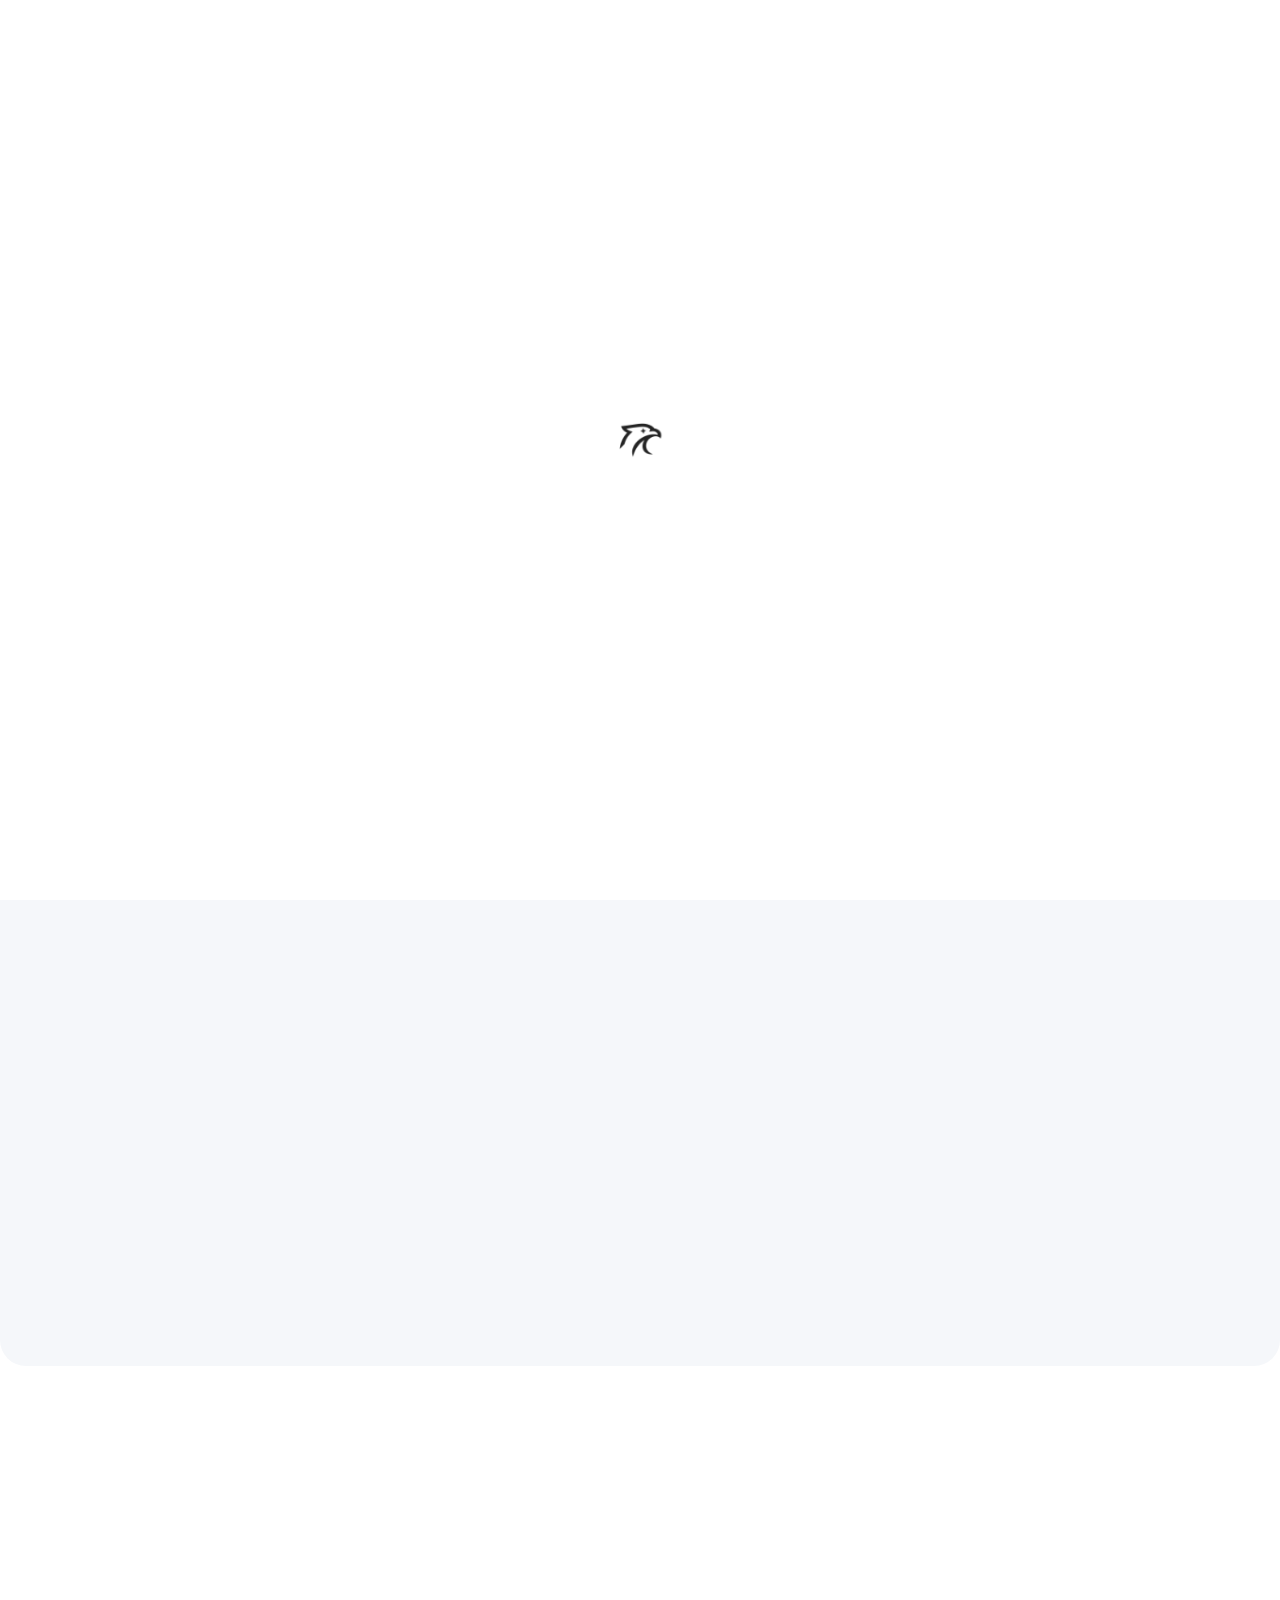
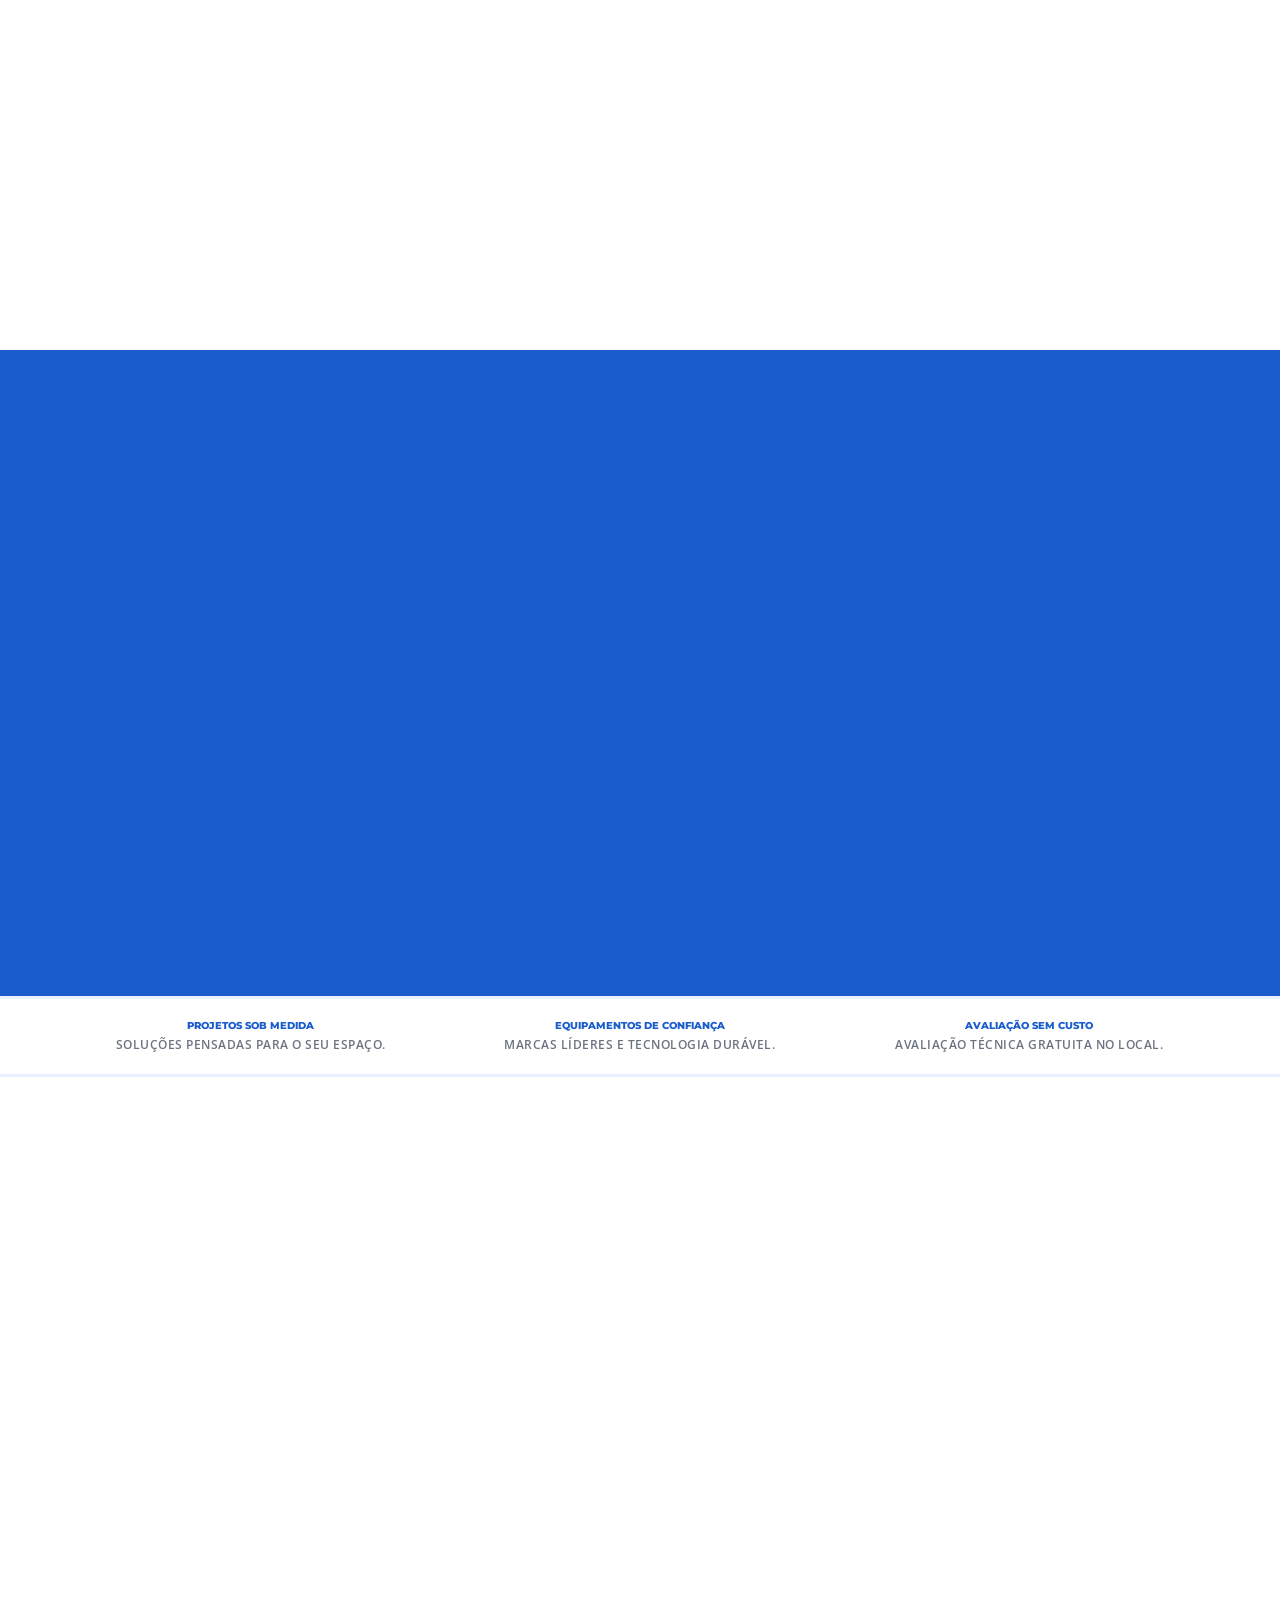
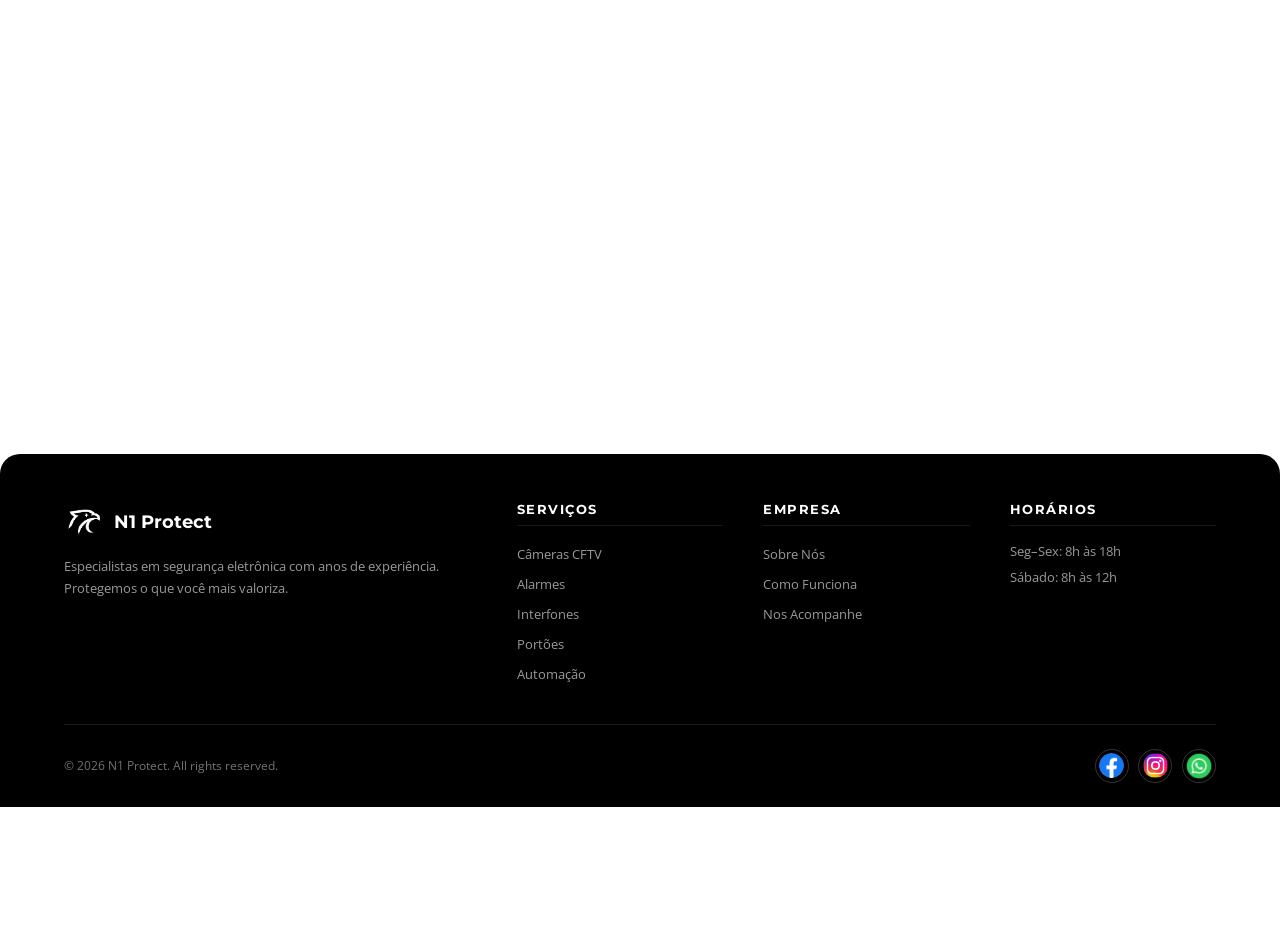
<file: index.html>
<!DOCTYPE html>
<html lang="pt-br">
<head>
    <meta charset="UTF-8">
    <meta http-equiv="refresh" content="0; url=/inicio">
    <title>Redirecionando...</title>
 <link rel="icon" type="image/png" href="/favicon.png">
  
<link rel="stylesheet" href="styles.css">
<link href="https://fonts.googleapis.com/css2?family=Montserrat:wght@400;600;700;800&family=Open+Sans:wght@400;500;600&display=swap" rel="stylesheet">
</head>
<body>
      <div id="preloader" class="preloader">
  <div class="loader-content">
      
    <img src="/n1protectlogo.png" class="logo-loading" alt="N1 Protect Logo">
      
    <span class="loading-text">Carregando Conteúdo...<br><span>Isso pode levar alguns segundos.</span></span>
    </div>
</div>
</body>
</html>
</file>
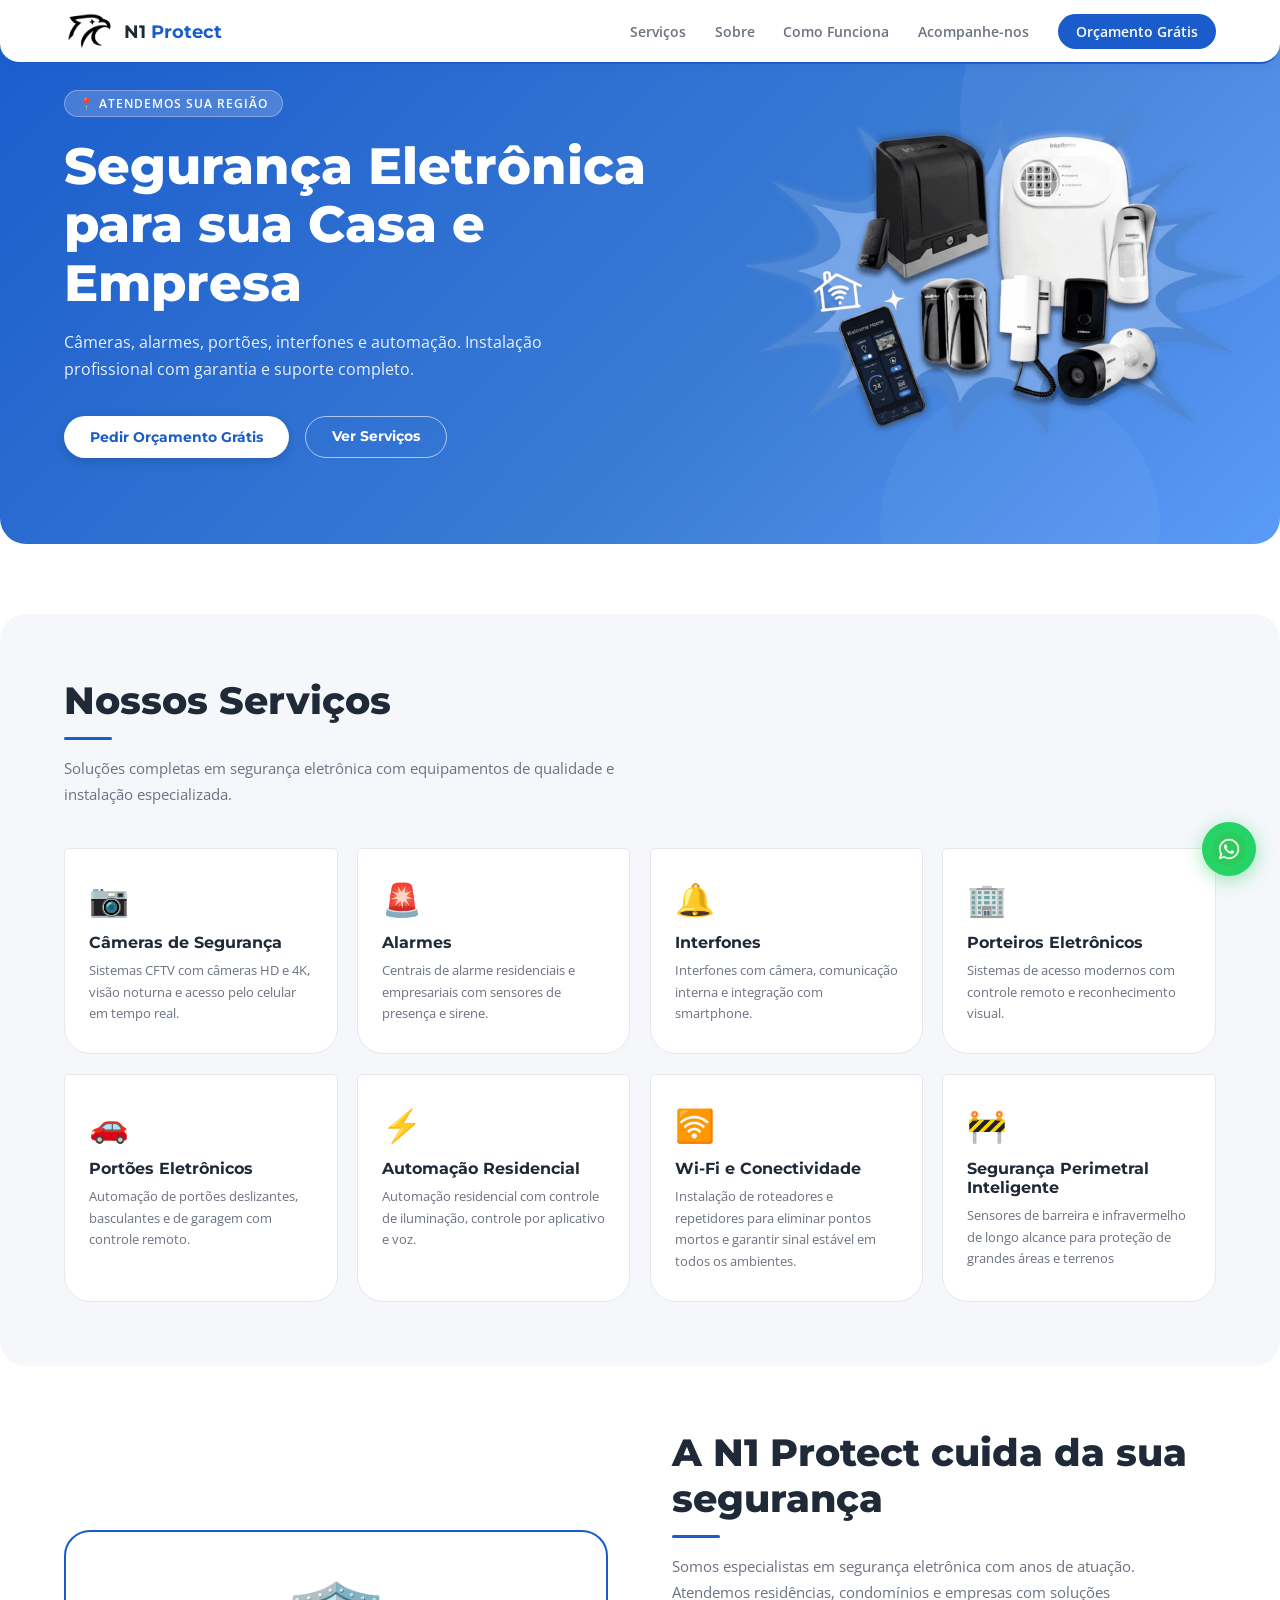
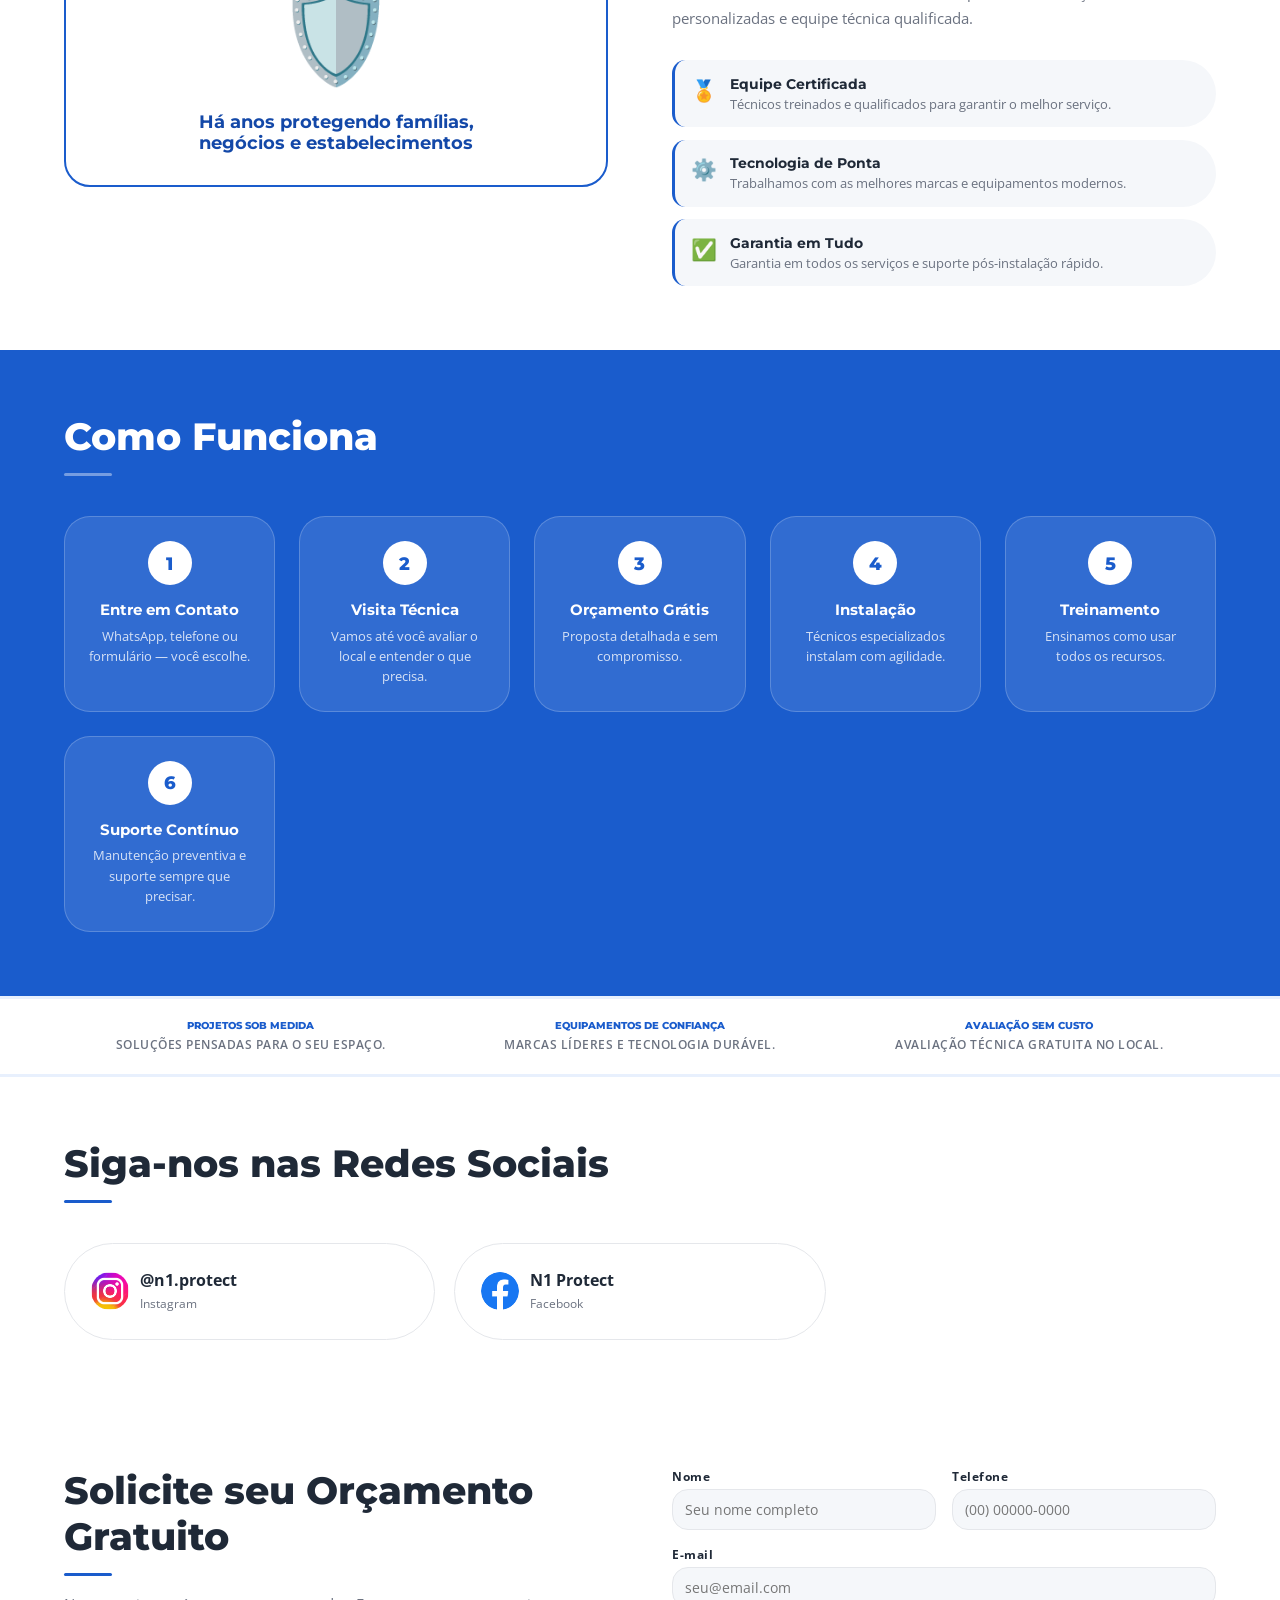
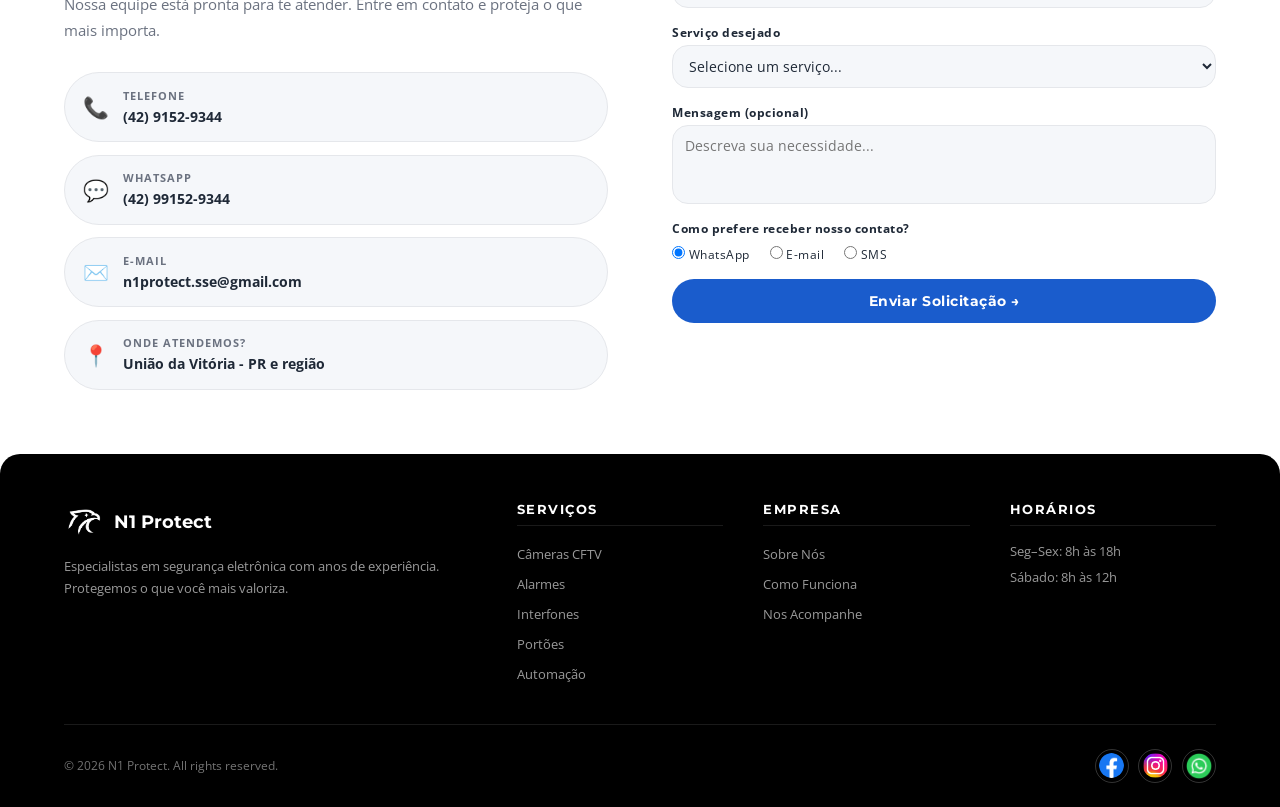
<file: inicio/index.html>
<!DOCTYPE html>
<html lang="pt-BR">
<head>
<meta charset="UTF-8">
<meta name="viewport" content="width=device-width, initial-scale=1.0">
<title>N1 Protect - Início</title>
<link rel="icon" type="image/png" href="https://www.n1protect.com.br/favicon.png">
  
<link rel="stylesheet" href="styles.css">
<meta name="google-site-verification" content="VgLKQeoUYwi87xKYLVM0rOHhvwzZhcLEoAq0JEWwRQ4" />
<link href="https://fonts.googleapis.com/css2?family=Montserrat:wght@400;600;700;800&family=Open+Sans:wght@400;500;600&display=swap" rel="stylesheet">
<link rel="canonical" href="https://www.n1protect.com.br/inicio" />

<script type="application/ld+json">
  {
    "@context": "https://schema.org",
    "@type": "WebSite",
    "name": "N1 Protect",
    "url": "https://www.n1protect.com.br"
  }
</script>
</head>
<body>
  
  <div id="preloader" class="preloader">
  <div class="loader-content">
    <img src="../n1protectlogo.png" class="logo-loading" alt="N1 Protect Logo">
    </div>
</div>
  
<div class="mobile-menu" id="mobileMenu">
  <button class="mobile-close" onclick="closeMobileMenu()">✕</button>
  <a href="#servicos" onclick="closeMobileMenu()">Serviços</a>
  <a href="#sobre" onclick="closeMobileMenu()">Sobre</a>
  <a href="#processo" onclick="closeMobileMenu()">Como Funciona</a>
  <a href="#acompanhe-nos" onclick="closeMobileMenu()">Nos Acompanhe</a>
  <a href="#contato" onclick="closeMobileMenu()">Contato</a>
</div>
 
<nav>
  <a href="#" class="logo" style="display: flex; align-items: center; text-decoration: none;">
    <div style="display: flex; align-items: center; margin-bottom: 0;">
      <img src="../n1protectlogo.png" style="width: 50px; height: auto; display: block;" alt="Logo N1 Protect"/>
    </div>
    <span class="logo-text">N1 <span>Protect</span></span>
  </a>
  <ul class="nav-links">
    <li><a href="#servicos">Serviços</a></li>
    <li><a href="#sobre">Sobre</a></li>
    <li><a href="#processo">Como Funciona</a></li>
    <li><a href="#acompanhe-nos">Acompanhe-nos</a></li>
    <li><a href="#contato" class="btn-nav">Orçamento Grátis</a></li>
  </ul>
  <button class="hamburger" id="hamburger" onclick="document.getElementById('mobileMenu').classList.add('open')">
    <span></span><span></span><span></span>
  </button>
</nav>
 
<section id="hero">
  <div class="hero-content">
    <div class="hero-tag">📍 Atendemos sua região</div>
    <h1>Segurança Eletrônica<br>para sua Casa e Empresa</h1>
    <p>Câmeras, alarmes, portões, interfones e automação. Instalação profissional com garantia e suporte completo.</p>
    <div class="hero-btns">
      <a href="#contato" class="btn-white">Pedir Orçamento Grátis</a>
      <a href="#servicos" class="btn-ghost">Ver Serviços</a>
    </div>
  </div>
  <div class="hero-image">
    
    <div class="Equipamentos" style="display: flex; align-items: center; text-decoration: none;">
    <div style="display: flex; align-items: top; margin-bottom: 0; position: relative; right: 50px; ">
      <img src="All.png" style="width: 500px; height: auto; display: block;" alt="Produtos"/>
    </div>
  </div>
    
</section>
 
<section id="servicos" class="padded">
  <div class="section-header reveal">
    <div class="section-eyebrow">O que oferecemos</div>
    <h2 class="section-title">Nossos Serviços</h2>
    <div class="divider"></div>
    <p class="section-desc">Soluções completas em segurança eletrônica com equipamentos de qualidade e instalação especializada.</p>
  </div>
  <div class="services-grid reveal">
   
   <a href="../services/cameras" style="text-decoration: none; color: inherit;"
    class="service-card"><div class="service-card-bar"></div><span class="service-card-icon">📷</span><h3>Câmeras de Segurança</h3><p>Sistemas CFTV com câmeras HD e 4K, visão noturna e acesso pelo celular em tempo real.</p></a>
   <a href="../services/alarmes" style="text-decoration: none; color: inherit;"
    class="service-card"><div class="service-card-bar"></div><span class="service-card-icon">🚨</span><h3>Alarmes</h3><p>Centrais de alarme residenciais e empresariais com sensores de presença e sirene.</p></a>
 <a href="../services/interfones" style="text-decoration: none; color: inherit;"
    class="service-card"><div class="service-card-bar"></div><span class="service-card-icon">🔔</span><h3>Interfones</h3><p>Interfones com câmera, comunicação interna e integração com smartphone.</p></a>
  <a href="../services/porteiros-eletrônicos" style="text-decoration: none; color: inherit;"
    class="service-card"><div class="service-card-bar"></div><span class="service-card-icon">🏢</span><h3>Porteiros Eletrônicos</h3><p>Sistemas de acesso modernos com controle remoto e reconhecimento visual.</p></a>
   <a href="../services/portões-eletrônicos" style="text-decoration: none; color: inherit;"
    class="service-card"><div class="service-card-bar"></div><span class="service-card-icon">🚗</span><h3>Portões Eletrônicos</h3><p>Automação de portões deslizantes, basculantes e de garagem com controle remoto.</p></a>
    <a href="../services/automação-residencial" style="text-decoration: none; color: inherit;"
    class="service-card"><div class="service-card-bar"></div><span class="service-card-icon">⚡</span><h3>Automação Residencial</h3><p>Automação residencial com controle de iluminação, controle por aplicativo e voz.</p></a>
     <a href="../services/wifi+conectividade" style="text-decoration: none; color: inherit;"
    class="service-card"><div class="service-card-bar"></div><span class="service-card-icon">🛜</span><h3>Wi-Fi e Conectividade</h3><p>Instalação de roteadores e repetidores para eliminar pontos mortos e garantir sinal estável em todos os ambientes.</p></a>
      <a href="../services/segurança-perimetral" style="text-decoration: none; color: inherit;"
    class="service-card"><div class="service-card-bar"></div><span class="service-card-icon">🚧</span><h3>Segurança Perimetral Inteligente</h3><p>Sensores de barreira e infravermelho de longo alcance para proteção de grandes áreas e terrenos</p></a>
  </div>
</section>
  
<section id="sobre" class="padded">
  <div class="about-grid">
    <div class="about-image-area reveal">
      <div class="about-img-box">
        <span class="about-icon-big">🛡️</span>
        <div class="about-tagline">Há anos protegendo famílias,<br> negócios e estabelecimentos</div>
      </div>
    </div>
    <div class="reveal">
      <div class="section-eyebrow">Quem somos</div>
      <h2 class="section-title">A N1 Protect cuida da sua segurança</h2>
      <div class="divider"></div>
      <p class="section-desc">Somos especialistas em segurança eletrônica com anos de atuação. Atendemos residências, condomínios e empresas com soluções personalizadas e equipe técnica qualificada.</p>
      <div class="about-features">
        <div class="about-feat"><span class="feat-icon">🏅</span><div class="feat-text"><h4>Equipe Certificada</h4><p>Técnicos treinados e qualificados para garantir o melhor serviço.</p></div></div>
        <div class="about-feat"><span class="feat-icon">⚙️</span><div class="feat-text"><h4>Tecnologia de Ponta</h4><p>Trabalhamos com as melhores marcas e equipamentos modernos.</p></div></div>
        <div class="about-feat"><span class="feat-icon">✅</span><div class="feat-text"><h4>Garantia em Tudo</h4><p>Garantia em todos os serviços e suporte pós-instalação rápido.</p></div></div>
      </div>
    </div>
  </div>
</section>
 
<section id="processo" class="padded">
  <div class="reveal">
    <div class="section-eyebrow">Simples e rápido</div>
    <h2 class="section-title" style="color:white">Como Funciona</h2>
    <div class="divider" style="background:rgba(255,255,255,0.4)"></div>
  </div>
  <div class="steps-grid reveal">
    <div class="step-card"><div class="step-num">1</div><h4>Entre em Contato</h4><p>WhatsApp, telefone ou formulário — você escolhe.</p></div>
    <div class="step-card"><div class="step-num">2</div><h4>Visita Técnica</h4><p>Vamos até você avaliar o local e entender o que precisa.</p></div>
    <div class="step-card"><div class="step-num">3</div><h4>Orçamento Grátis</h4><p>Proposta detalhada e sem compromisso.</p></div>
    <div class="step-card"><div class="step-num">4</div><h4>Instalação</h4><p>Técnicos especializados instalam com agilidade.</p></div>
    <div class="step-card"><div class="step-num">5</div><h4>Treinamento</h4><p>Ensinamos como usar todos os recursos.</p></div>
    <div class="step-card"><div class="step-num">6</div><h4>Suporte Contínuo</h4><p>Manutenção preventiva e suporte sempre que precisar.</p></div>
  </div>
</section>
 
<div class="stats-bar">
  <div class="stat-item"><h3>PROJETOS SOB MEDIDA</h3><span>Soluções pensadas para o seu espaço.</span></div>
  <div class="stat-item"><h3>EQUIPAMENTOS DE CONFIANÇA</h3><span>Marcas líderes e tecnologia durável.</span></div>
  <div class="stat-item"><h3>AVALIAÇÃO SEM CUSTO</h3><span>Avaliação técnica gratuita no local.</span></div>
</div>
  
<section id="acompanhe-nos" class="padded">
  <div class="reveal">
    <div class="section-eyebrow">Nos Acompanhe</div>
    <h2 class="section-title">Siga-nos nas Redes Sociais</h2>
    <div class="divider"></div>
  </div>
  
  <a
 href="https://www.instagram.com/n1.protect/" style="text-decoration: none; color: inherit;"> 
  <div class="testimonials-grid reveal">
    <div class="testimonial">
      <div class="test-author">
        <div class="test-avatar"><img src="../instagram.png" alt="Instagram"></div>
        <div class="test-info"><h4>@n1.protect</h4><span>Instagram</span></div>
      </div>
    </div>
    </a>
    
    <a href="https://www.facebook.com/1009951808877132" style="text-decoration: none; color: inherit;">
    <div class="testimonial">
      <div class="test-author">
        <div class="test-avatar"><img src="../facebook.png" alt="Facebook"></div>
        <div class="test-info"><h4>N1 Protect</h4><span>Facebook</span></div>
      </div>
    </div>
  </div>
    </a>
</section>

<section id="contato" class="padded">
  <div class="contact-grid">
    <div class="reveal">
      <div class="section-eyebrow">Fale conosco</div>
      <h2 class="section-title">Solicite seu Orçamento Gratuito</h2>
      <div class="divider"></div>
      <p class="section-desc" style="margin-bottom:1.8rem">Nossa equipe está pronta para te atender. Entre em contato e proteja o que mais importa.</p>
      <div class="contact-items">
        <a href="tel:+5542991529344" class="contact-item"><span class="contact-item-icon">📞</span><div class="contact-item-text"><span>Telefone</span><strong>(42) 9152-9344</strong></div></a>
        <a href="https://wa.me/5542991529344" class="contact-item"><span class="contact-item-icon">💬</span><div class="contact-item-text"><span>WhatsApp</span><strong>(42) 99152-9344</strong></div></a>
        <a href="mailto:n1protect.sse@gmail.com" class="contact-item"><span class="contact-item-icon">✉️</span><div class="contact-item-text"><span>E-mail</span><strong>n1protect.sse@gmail.com</strong></div></a>
        <div class="contact-item"><span class="contact-item-icon">📍</span><div class="contact-item-text"><span>ONDE ATENDEMOS?</span><strong>União da Vitória - PR e região</strong></div></div>
      </div>
    </div>
   
<div class="reveal">
  <form class="contact-form" id="contactForm" action="https://formspree.io/f/mykooqon" method="POST">
    <div class="form-row">
      <div class="form-group">
        <label>Nome</label>
        <input type="text" name="nome" id="nome" placeholder="Seu nome completo" required>
      </div>
      <div class="form-group">
        <label>Telefone</label>
        <input type="tel" name="telefone" id="telefone" placeholder="(00) 00000-0000">
      </div>
    </div>
    
    <div class="form-group">
      <label>E-mail</label>
      <input type="email" name="email" id="email" placeholder="seu@email.com" required>
    </div>
    
    <div class="form-group">
      <label>Serviço desejado</label>
      <select name="servico" id="servico" required>
        <option value="">Selecione um serviço...</option>
        <option>Câmeras de Segurança (CFTV)</option>
        <option>Sistema de Alarmes</option>
        <option>Interfone / Porteiro Eletrônico</option>
        <option>Portão Eletrônico</option>
        <option>Automação Residencial</option>
        <option>Wi-Fi e Conectividade</option>
        <option>Segurança Perimetral</option>
        <option>Pacote Completo</option>
      </select>
    </div>
   
    <div class="form-group">
      <label>Mensagem (opcional)</label>
      <textarea name="mensagem" id="mensagem" rows="3" placeholder="Descreva sua necessidade..."></textarea>
    </div>

    <div class="form-group">
      <label>Como prefere receber nosso contato?</label>
      <div style="display: flex; gap: 20px; margin-top: 5px;">
        <label style="font-weight: normal; cursor: pointer;">
          <input type="radio" name="preferencia_contato" value="WhatsApp" checked> WhatsApp
        </label>
        <label style="font-weight: normal; cursor: pointer;">
          <input type="radio" name="preferencia_contato" value="E-mail"> E-mail
        </label>
        <label style="font-weight: normal; cursor: pointer;">
          <input type="radio" name="preferencia_contato" value="Telefone"> SMS
        </label>
      </div>
    </div>
   
    <button type="button" class="btn-submit" onclick="submitForm()">Enviar Solicitação →</button>
  </form>

  <div class="form-success" id="formSuccess" style="display:none;">
    <div class="icon">✅</div>
    <h3>Mensagem Enviada!</h3>
    <p>Entraremos em contato em até 2 horas úteis. Obrigado pela preferência!</p>
  </div>
</div>
</section>
 
<footer>
    <div class="footer-grid">
      <div class="footer-brand">
        <div class="footer-logo">
          <a href="#" class="logo">
            <img src="/n1protectlogo2w.png" class="logo" alt="N1 Protect Logo" style="width: 40px; height: auto;">
            <span class="logo-text">N1 Protect</span>
          </a>
        </div>
        <p>Especialistas em segurança eletrônica com anos de experiência. Protegemos o que você mais valoriza.</p>
      </div>
      <div class="footer-col"><h5>Serviços</h5><ul><li><a href="/services/cameras">Câmeras CFTV</a></li><li><a href="/services/alarmes">Alarmes</a></li><li><a href="/services/interfones">Interfones</a></li><li><a href="/services/portões-eletrônicos">Portões</a></li><li><a href="/services/automação-residencial">Automação</a></li></ul></div>
      <div class="footer-col"><h5>Empresa</h5><ul><li><a href="#sobre">Sobre Nós</a></li><li><a href="#processo">Como Funciona</a></li><li><a href="#acompanhe-nos">Nos Acompanhe</a></li></ul></div>
      <div class="footer-col"><h5>Horários</h5><ul><li><div class="footer-text">Seg–Sex: 8h às 18h</div></li><li><div class="footer-text">Sábado: 8h às 12h</div></li></ul></div>
    </div>
    <div class="footer-bottom">
      <p>© 2026 N1 Protect. All rights reserved.</p>
      <div class="social-links">
        <a href="https://www.facebook.com/1009951808877132" class="social-link"><img src="/facebook.png" alt="Facebook" style="width: 25px; height: auto; border-radius: 100%;"></a>
        <a href="https://www.instagram.com/n1.protect/" class="social-link"><img src="/instagram.png" alt="Instagram" style="width: 25px; height: auto; border-radius: 100%;"></a>
        <a href="https://wa.me/5542991529344" class="social-link"><img src="/whatsapp.png" alt="Whatsapp" style="width: 30px; height: auto; border-radius: 100%;"></a>
      </div>
    </div>
  </footer>
 
<a href="https://wa.me/5542991529344" class="whatsapp-float" title="WhatsApp"><img src="../whatsapp.png" alt="Whatsapp" style="width: 40px; height: auto; border-radius: 200%; justify-content: center;
 align-items: center;"></a>

<script src="../script.js"></script>
</body>
</html>
</file>
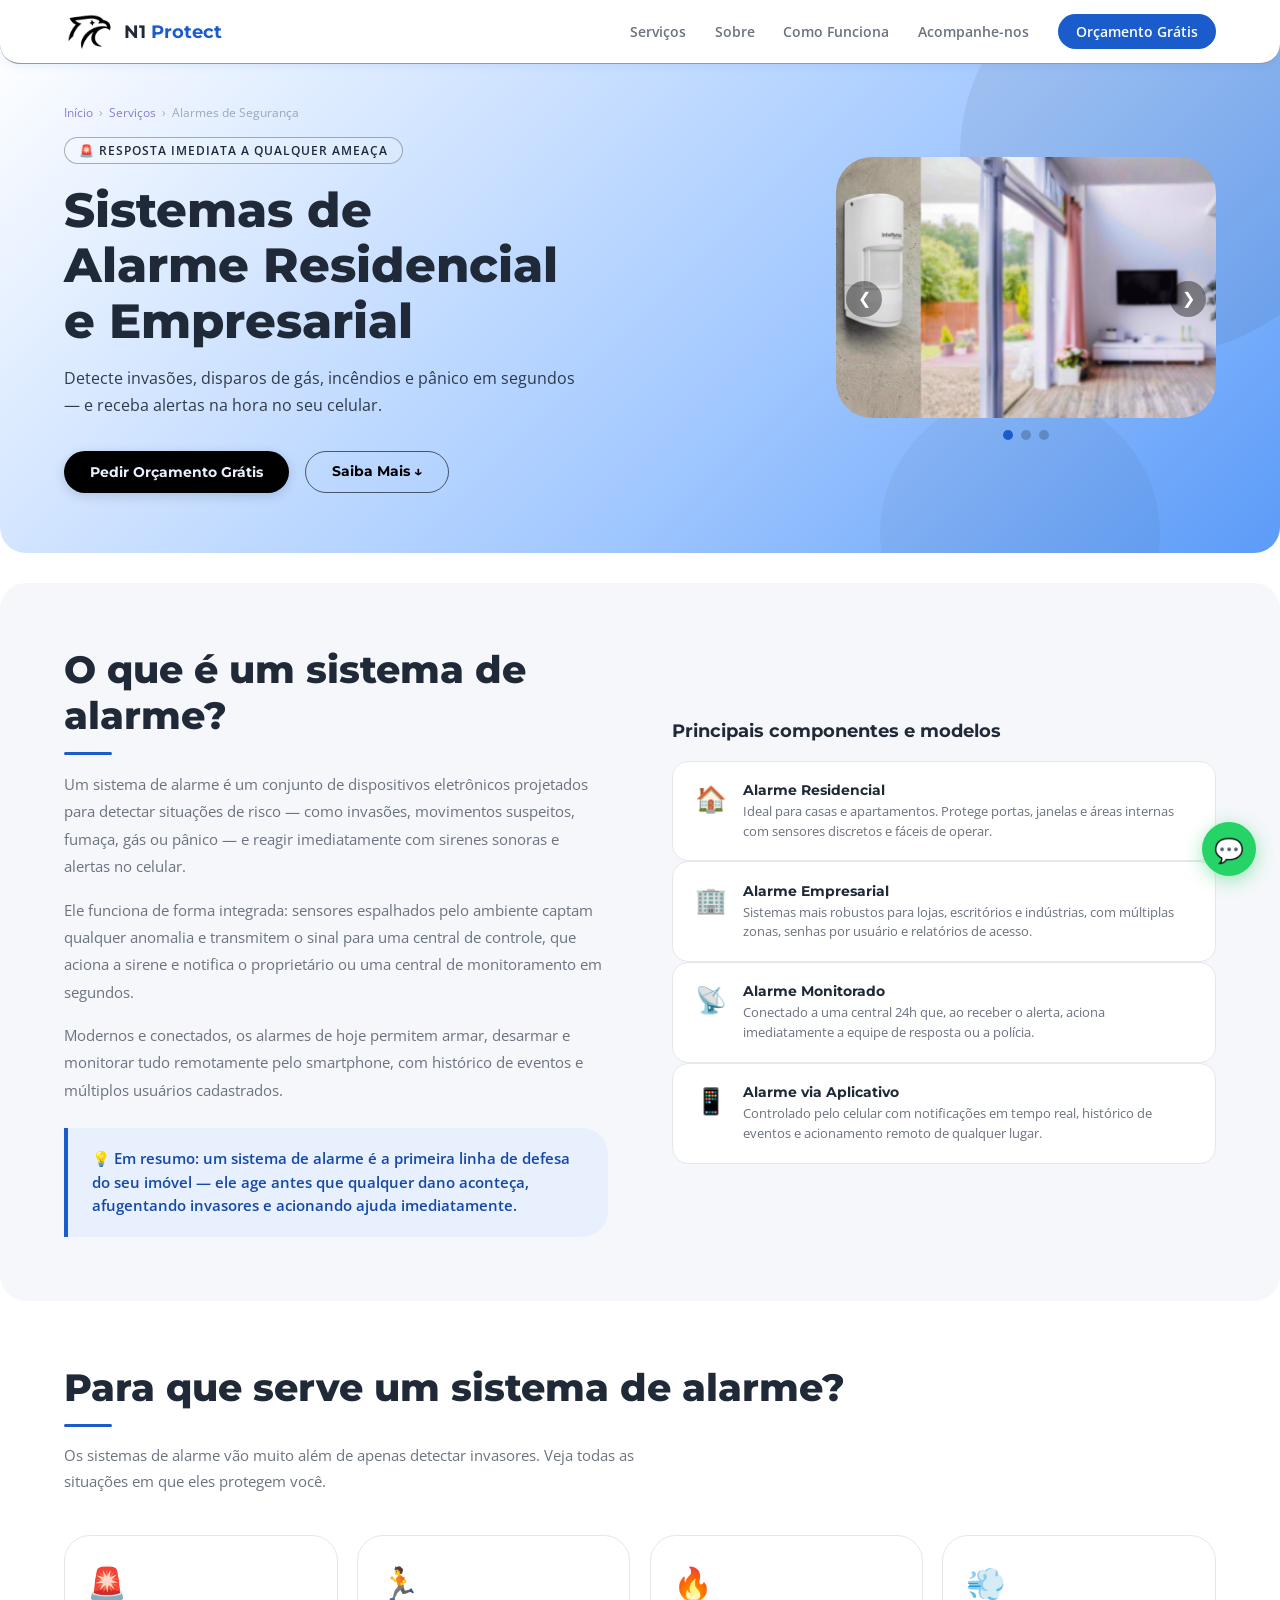
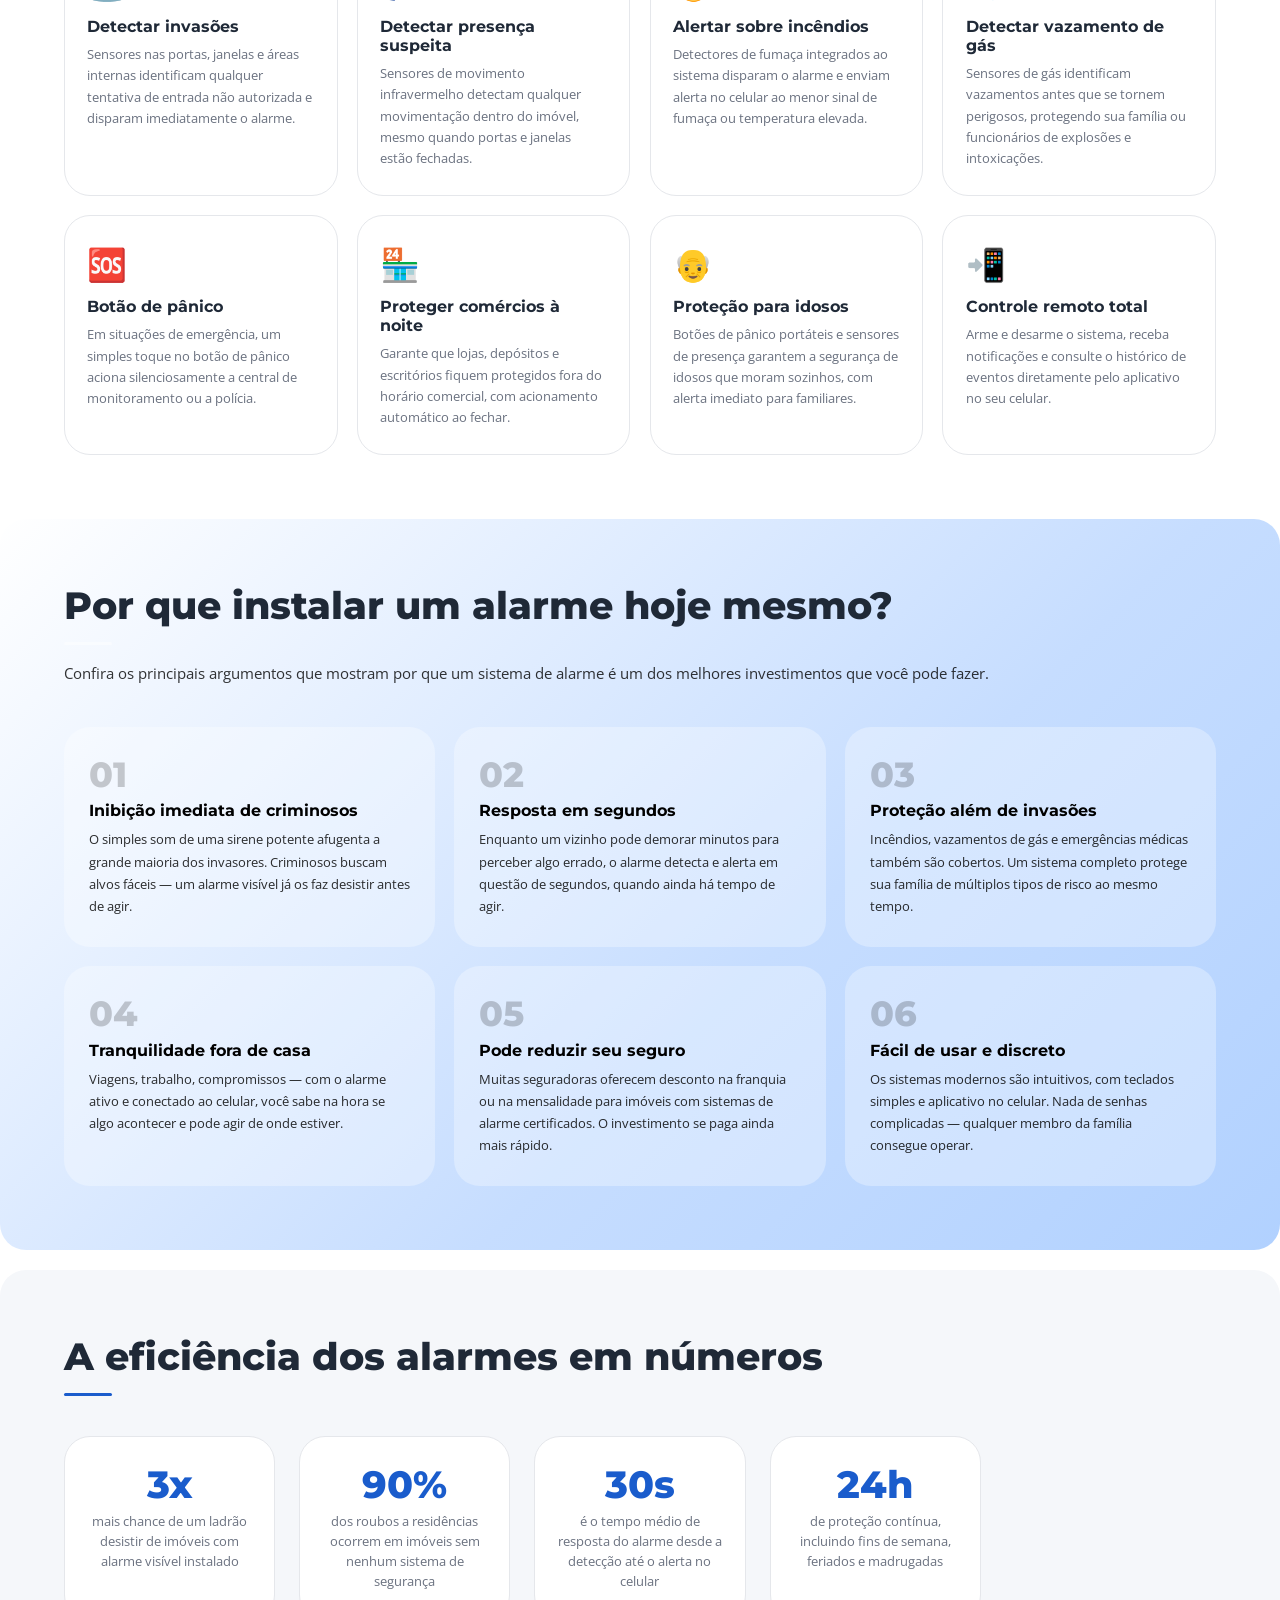
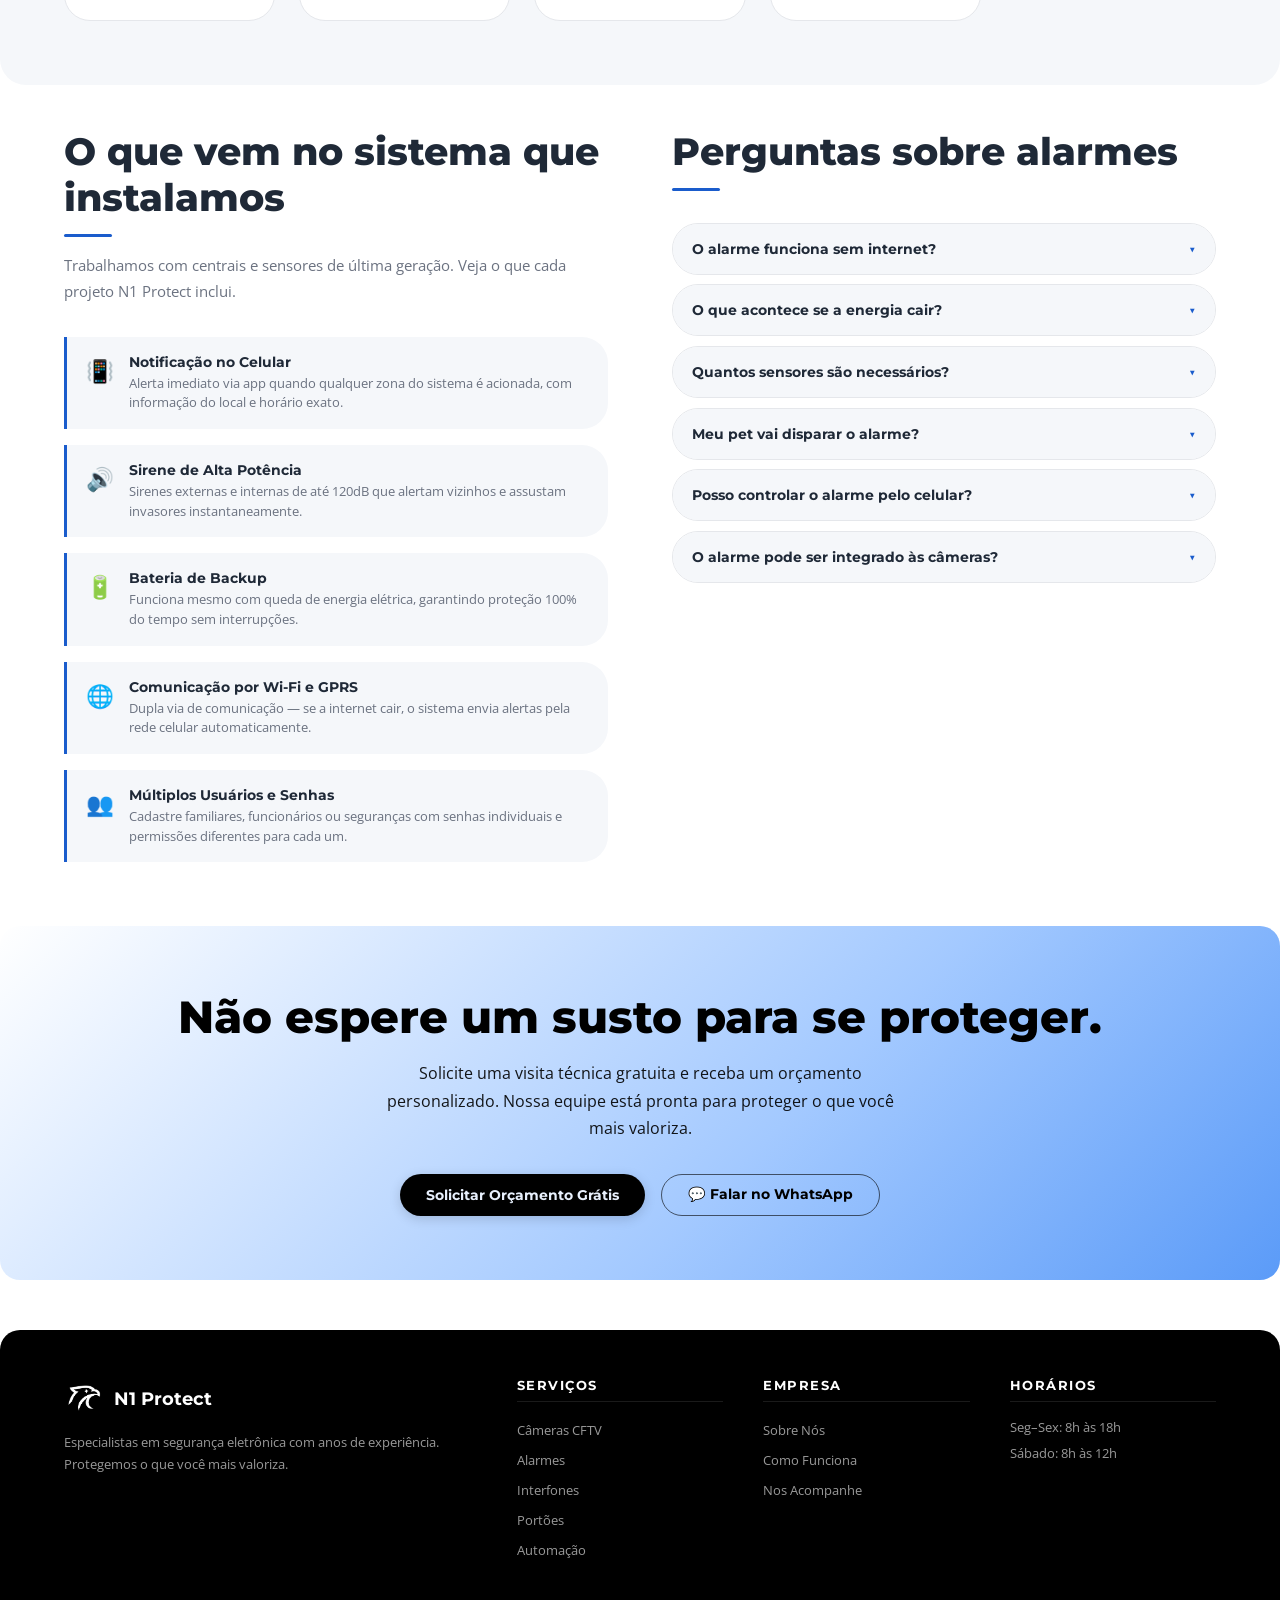
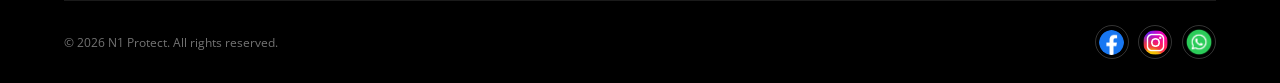
<file: services/alarmes.html>
<!DOCTYPE html>
<html lang="pt-BR">
<head>
<meta charset="UTF-8">
<meta name="viewport" content="width=device-width, initial-scale=1.0">
<title>Alarmes de Segurança | N1 Protect</title>
  
<link rel="icon" type="image/png" href="/favicon.png">
<link rel="stylesheet" href="/services/styles.css">
<link href="https://fonts.googleapis.com/css2?family=Montserrat:wght@400;600;700;800&family=Open+Sans:wght@400;500;600&display=swap" rel="stylesheet">
</head>
<body>

<!-- MOBILE MENU -->
<div class="mobile-menu" id="mobileMenu">
  <button class="mobile-close" onclick="closeMobileMenu()">✕</button>
  <a href="../inicio" onclick="closeMobileMenu()">Início</a>
  <a href="../inicio#servicos" onclick="closeMobileMenu()">Serviços</a>
  <a href="../inicio#sobre" onclick="closeMobileMenu()">Sobre</a>
  <a href="../inicio#contato" onclick="closeMobileMenu()">Contato</a>
</div>

<!-- NAVBAR -->
<nav>
  <a href="../inicio/#" class="logo" style="display: flex; align-items: center; text-decoration: none;">
    <div style="display: flex; align-items: center; margin-bottom: 0;">
      <img src="../n1protectlogo.png" style="width: 50px; height: auto; display: block;" alt="Logo N1 Protect"/>
    </div>
    <span class="logo-text">N1 <span>Protect</span></span>
  </a>
  <ul class="nav-links">
    <li><a href="../inicio#servicos">Serviços</a></li>
    <li><a href="../inicio#sobre">Sobre</a></li>
    <li><a href="../inicio#processo">Como Funciona</a></li>
    <li><a href="../inicio#acompanhe-nos">Acompanhe-nos</a></li>
    <li><a href="../inicio#contato" class="btn-nav">Orçamento Grátis</a></li>
  </ul>
  <button class="hamburger" onclick="document.getElementById('mobileMenu').classList.add('open')">
    <span></span><span></span><span></span>
  </button>
</nav>

<!-- HERO -->
<section id="hero">
  <div class="hero-content">
    <div class="breadcrumb">
      <a href="../inicio">Início</a>
      <span>›</span>
      <a href="../inicio#servicos">Serviços</a>
      <span>›</span>
      <span>Alarmes de Segurança</span>
    </div>
    <div class="hero-tag">🚨 Resposta imediata a qualquer ameaça</div>
    <h1>Sistemas de<br>Alarme Residencial<br>e Empresarial</h1>
    <p>Detecte invasões, disparos de gás, incêndios e pânico em segundos — e receba alertas na hora no seu celular.</p>
    <div class="hero-btns">
      <a href="../inicio#contato" class="btn-white">Pedir Orçamento Grátis</a>
      <a href="#oque" class="btn-ghost">Saiba Mais ↓</a>
    </div>
  </div>
  <div class="hero-visual">

    <div class="carousel-container">
      <div class="carousel-slide">
        <img src="../images/sensor-n1.png" alt="Alarme 1">
        <img src="../images/sensor-n.png" alt="Alarme 2">
        <img src="../images/alarme-n2.png" alt="Alarme 3">
      </div>

      <button id="prevBtn">&#10094;</button>
      <button id="nextBtn">&#10095;</button>

      <div class="carousel-dots">
        <span class="dot active"></span>
        <span class="dot"></span>
        <span class="dot"></span>
      </div>
    </div>
       
  </div>
</section>

<!-- O QUE SÃO -->
<section id="oque" class="padded">
  <div class="oque-grid">
    <div class="oque-text reveal">
      <div class="section-eyebrow">Entenda o produto</div>
      <h2 class="section-title">O que é um sistema de alarme?</h2>
      <div class="divider"></div>
      <p>Um sistema de alarme é um conjunto de dispositivos eletrônicos projetados para detectar situações de risco — como invasões, movimentos suspeitos, fumaça, gás ou pânico — e reagir imediatamente com sirenes sonoras e alertas no celular.</p>
      <p>Ele funciona de forma integrada: sensores espalhados pelo ambiente captam qualquer anomalia e transmitem o sinal para uma central de controle, que aciona a sirene e notifica o proprietário ou uma central de monitoramento em segundos.</p>
      <p>Modernos e conectados, os alarmes de hoje permitem armar, desarmar e monitorar tudo remotamente pelo smartphone, com histórico de eventos e múltiplos usuários cadastrados.</p>
      <div class="highlight-box">
        <p>💡 Em resumo: um sistema de alarme é a primeira linha de defesa do seu imóvel — ele age antes que qualquer dano aconteça, afugentando invasores e acionando ajuda imediatamente.</p>
      </div>
    </div>
    <div class="reveal">
      <div class="section-eyebrow">Tipos de sistemas</div>
      <h3 style="font-family:'Montserrat',sans-serif;font-size:1.1rem;font-weight:700;margin-bottom:1.2rem;color:var(--text)">Principais componentes e modelos</h3>
      <div class="type-card">
        <span class="type-card-icon">🏠</span>
        <div><h4>Alarme Residencial</h4><p>Ideal para casas e apartamentos. Protege portas, janelas e áreas internas com sensores discretos e fáceis de operar.</p></div>
      </div>
      <div class="type-card">
        <span class="type-card-icon">🏢</span>
        <div><h4>Alarme Empresarial</h4><p>Sistemas mais robustos para lojas, escritórios e indústrias, com múltiplas zonas, senhas por usuário e relatórios de acesso.</p></div>
      </div>
      <div class="type-card">
        <span class="type-card-icon">📡</span>
        <div><h4>Alarme Monitorado</h4><p>Conectado a uma central 24h que, ao receber o alerta, aciona imediatamente a equipe de resposta ou a polícia.</p></div>
      </div>
      <div class="type-card">
        <span class="type-card-icon">📱</span>
        <div><h4>Alarme via Aplicativo</h4><p>Controlado pelo celular com notificações em tempo real, histórico de eventos e acionamento remoto de qualquer lugar.</p></div>
      </div>
    </div>
  </div>
</section>

<!-- PARA QUE SERVE -->
<section id="paraqueserve" class="padded">
  <div class="reveal">
    <div class="section-eyebrow">Aplicações práticas</div>
    <h2 class="section-title">Para que serve um sistema de alarme?</h2>
    <div class="divider"></div>
    <p class="section-desc">Os sistemas de alarme vão muito além de apenas detectar invasores. Veja todas as situações em que eles protegem você.</p>
  </div>
  <div class="uses-grid reveal">
    <div class="use-card">
      <div class="use-card-bar"></div>
      <span class="use-card-icon">🚨</span>
      <h3>Detectar invasões</h3>
      <p>Sensores nas portas, janelas e áreas internas identificam qualquer tentativa de entrada não autorizada e disparam imediatamente o alarme.</p>
    </div>
    <div class="use-card">
      <div class="use-card-bar"></div>
      <span class="use-card-icon">🏃</span>
      <h3>Detectar presença suspeita</h3>
      <p>Sensores de movimento infravermelho detectam qualquer movimentação dentro do imóvel, mesmo quando portas e janelas estão fechadas.</p>
    </div>
    <div class="use-card">
      <div class="use-card-bar"></div>
      <span class="use-card-icon">🔥</span>
      <h3>Alertar sobre incêndios</h3>
      <p>Detectores de fumaça integrados ao sistema disparam o alarme e enviam alerta no celular ao menor sinal de fumaça ou temperatura elevada.</p>
    </div>
    <div class="use-card">
      <div class="use-card-bar"></div>
      <span class="use-card-icon">💨</span>
      <h3>Detectar vazamento de gás</h3>
      <p>Sensores de gás identificam vazamentos antes que se tornem perigosos, protegendo sua família ou funcionários de explosões e intoxicações.</p>
    </div>
    <div class="use-card">
      <div class="use-card-bar"></div>
      <span class="use-card-icon">🆘</span>
      <h3>Botão de pânico</h3>
      <p>Em situações de emergência, um simples toque no botão de pânico aciona silenciosamente a central de monitoramento ou a polícia.</p>
    </div>
    <div class="use-card">
      <div class="use-card-bar"></div>
      <span class="use-card-icon">🏪</span>
      <h3>Proteger comércios à noite</h3>
      <p>Garante que lojas, depósitos e escritórios fiquem protegidos fora do horário comercial, com acionamento automático ao fechar.</p>
    </div>
    <div class="use-card">
      <div class="use-card-bar"></div>
      <span class="use-card-icon">👴</span>
      <h3>Proteção para idosos</h3>
      <p>Botões de pânico portáteis e sensores de presença garantem a segurança de idosos que moram sozinhos, com alerta imediato para familiares.</p>
    </div>
    <div class="use-card">
      <div class="use-card-bar"></div>
      <span class="use-card-icon">📲</span>
      <h3>Controle remoto total</h3>
      <p>Arme e desarme o sistema, receba notificações e consulte o histórico de eventos diretamente pelo aplicativo no seu celular.</p>
    </div>
  </div>
</section>

<!-- POR QUE ADQUIRIR -->
<section id="porqueadquirir" class="padded">
  <div class="reveal">
    <div class="section-eyebrow">Motivos para investir</div>
    <h2 class="section-title">Por que instalar um alarme hoje mesmo?</h2>
    <div class="divider" style="background:rgba(255,255,255,0.4)"></div>
    <p class="section-desc">Confira os principais argumentos que mostram por que um sistema de alarme é um dos melhores investimentos que você pode fazer.</p>
  </div>
  <div class="reasons-grid reveal">
    <div class="reason-card">
      <div class="reason-num">01</div>
      <h3>Inibição imediata de criminosos</h3>
      <p>O simples som de uma sirene potente afugenta a grande maioria dos invasores. Criminosos buscam alvos fáceis — um alarme visível já os faz desistir antes de agir.</p>
    </div>
    <div class="reason-card">
      <div class="reason-num">02</div>
      <h3>Resposta em segundos</h3>
      <p>Enquanto um vizinho pode demorar minutos para perceber algo errado, o alarme detecta e alerta em questão de segundos, quando ainda há tempo de agir.</p>
    </div>
    <div class="reason-card">
      <div class="reason-num">03</div>
      <h3>Proteção além de invasões</h3>
      <p>Incêndios, vazamentos de gás e emergências médicas também são cobertos. Um sistema completo protege sua família de múltiplos tipos de risco ao mesmo tempo.</p>
    </div>
    <div class="reason-card">
      <div class="reason-num">04</div>
      <h3>Tranquilidade fora de casa</h3>
      <p>Viagens, trabalho, compromissos — com o alarme ativo e conectado ao celular, você sabe na hora se algo acontecer e pode agir de onde estiver.</p>
    </div>
    <div class="reason-card">
      <div class="reason-num">05</div>
      <h3>Pode reduzir seu seguro</h3>
      <p>Muitas seguradoras oferecem desconto na franquia ou na mensalidade para imóveis com sistemas de alarme certificados. O investimento se paga ainda mais rápido.</p>
    </div>
    <div class="reason-card">
      <div class="reason-num">06</div>
      <h3>Fácil de usar e discreto</h3>
      <p>Os sistemas modernos são intuitivos, com teclados simples e aplicativo no celular. Nada de senhas complicadas — qualquer membro da família consegue operar.</p>
    </div>
  </div>
</section>

<!-- ESTATÍSTICAS -->
<section id="stats" class="padded">
  <div class="reveal">
    <div class="section-eyebrow">Dados que convencem</div>
    <h2 class="section-title">A eficiência dos alarmes em números</h2>
    <div class="divider"></div>
  </div>
  <div class="stats-grid reveal">
    <div class="stat-card">
      <div class="stat-big">3x</div>
      <p>mais chance de um ladrão desistir de imóveis com alarme visível instalado</p>
    </div>
    <div class="stat-card">
      <div class="stat-big">90%</div>
      <p>dos roubos a residências ocorrem em imóveis sem nenhum sistema de segurança</p>
    </div>
    <div class="stat-card">
      <div class="stat-big">30s</div>
      <p>é o tempo médio de resposta do alarme desde a detecção até o alerta no celular</p>
    </div>
    <div class="stat-card">
      <div class="stat-big">24h</div>
      <p>de proteção contínua, incluindo fins de semana, feriados e madrugadas</p>
    </div>
  </div>
</section>

<!-- TECNOLOGIA + FAQ -->
<section id="tecnologia" class="padded">
  <div class="tech-grid">
    <div class="reveal">
      <div class="section-eyebrow">Recursos modernos</div>
      <h2 class="section-title">O que vem no sistema que instalamos</h2>
      <div class="divider"></div>
      <p class="section-desc">Trabalhamos com centrais e sensores de última geração. Veja o que cada projeto N1 Protect inclui.</p>
      <div class="tech-list">
        <div class="tech-item"><span class="tech-icon">📳</span><div class="tech-text"><h4>Notificação no Celular</h4><p>Alerta imediato via app quando qualquer zona do sistema é acionada, com informação do local e horário exato.</p></div></div>
        <div class="tech-item"><span class="tech-icon">🔊</span><div class="tech-text"><h4>Sirene de Alta Potência</h4><p>Sirenes externas e internas de até 120dB que alertam vizinhos e assustam invasores instantaneamente.</p></div></div>
        <div class="tech-item"><span class="tech-icon">🔋</span><div class="tech-text"><h4>Bateria de Backup</h4><p>Funciona mesmo com queda de energia elétrica, garantindo proteção 100% do tempo sem interrupções.</p></div></div>
        <div class="tech-item"><span class="tech-icon">🌐</span><div class="tech-text"><h4>Comunicação por Wi-Fi e GPRS</h4><p>Dupla via de comunicação — se a internet cair, o sistema envia alertas pela rede celular automaticamente.</p></div></div>
        <div class="tech-item"><span class="tech-icon">👥</span><div class="tech-text"><h4>Múltiplos Usuários e Senhas</h4><p>Cadastre familiares, funcionários ou seguranças com senhas individuais e permissões diferentes para cada um.</p></div></div>
      </div>
    </div>
    <div class="reveal">
      <div class="section-eyebrow">Dúvidas frequentes</div>
      <h2 class="section-title">Perguntas sobre alarmes</h2>
      <div class="divider"></div>
      <div class="faq-list">
        <div class="faq-item">
          <button class="faq-q" onclick="toggleFaq(this)">O alarme funciona sem internet? <span class="arrow">▼</span></button>
          <div class="faq-a">Sim! Os alarmes possuem comunicação dupla: Wi-Fi e GPRS (rede de celular). Se a internet cair, o sistema continua enviando alertas pela rede móvel normalmente.</div>
        </div>
        <div class="faq-item">
          <button class="faq-q" onclick="toggleFaq(this)">O que acontece se a energia cair? <span class="arrow">▼</span></button>
          <div class="faq-a">Todos os sistemas que instalamos possuem bateria interna de backup. Em caso de queda de energia, o alarme continua funcionando normalmente por horas.</div>
        </div>
        <div class="faq-item">
          <button class="faq-q" onclick="toggleFaq(this)">Quantos sensores são necessários? <span class="arrow">▼</span></button>
          <div class="faq-a">Depende do tamanho e do layout do imóvel. Fazemos uma visita técnica gratuita para mapear todos os pontos de acesso e indicar a quantidade ideal de sensores.</div>
        </div>
        <div class="faq-item">
          <button class="faq-q" onclick="toggleFaq(this)">Meu pet vai disparar o alarme? <span class="arrow">▼</span></button>
          <div class="faq-a">Não! Utilizamos sensores de presença com detecção de animais de até 25kg. Eles identificam a diferença entre um humano e um pet, evitando alarmes falsos.</div>
        </div>
        <div class="faq-item">
          <button class="faq-q" onclick="toggleFaq(this)">Posso controlar o alarme pelo celular? <span class="arrow">▼</span></button>
          <div class="faq-a">Sim! Através do aplicativo você arma, desarma, recebe notificações, consulta o histórico e gerencia usuários de qualquer lugar com acesso à internet.</div>
        </div>
        <div class="faq-item">
          <button class="faq-q" onclick="toggleFaq(this)">O alarme pode ser integrado às câmeras? <span class="arrow">▼</span></button>
          <div class="faq-a">Sim, e recomendamos! Quando o alarme detecta movimento, as câmeras são ativadas automaticamente, gravando a cena e enviando imagem junto com o alerta no celular.</div>
        </div>
      </div>
    </div>
  </div>
</section>

<!-- CTA -->
<section id="cta">
  <h2>Não espere um susto para se proteger.</h2>
  <p>Solicite uma visita técnica gratuita e receba um orçamento personalizado. Nossa equipe está pronta para proteger o que você mais valoriza.</p>
  <div class="cta-btns">
    <a href="../inicio#contato" class="btn-white">Solicitar Orçamento Grátis</a>
    <a href="https://wa.me/5542991529344" class="btn-ghost">💬 Falar no WhatsApp</a>
  </div>
</section>

<!-- FOOTER -->
<footer>
  <div class="footer-grid">
    <div class="footer-brand">
      <div class="footer-logo"><a href="#" class="logo">
        <img src="../n1protectlogo2w.png" class="logo" alt="N1 Protect Logo" style="width: 40px; height: auto; justify-content: center;
 align-items: center;">
        <span class="logo-text">N1 Protect</span></a></div>
      <p>Especialistas em segurança eletrônica com anos de experiência. Protegemos o que você mais valoriza.</p>
    </div>
    <div class="footer-col"><h5>Serviços</h5><ul><li><a href="../services/cameras">Câmeras CFTV</a></li><li><a href="../services/alarmes">Alarmes</a></li><li><a href="../services/interfones">Interfones</a></li><li><a href="../services/portões-eletrônicos">Portões</a></li><li><a href="../services/automação-residencial">Automação</a></li></ul></div>
    <div class="footer-col"><h5>Empresa</h5><ul><li><a href="../inicio#sobre">Sobre Nós</a></li><li><a href="../inicio#processo">Como Funciona</a></li><li><a href="../inicio#acompanhe-nos">Nos Acompanhe</a></li></ul></div>
    <div class="footer-col"><h5>Horários</h5><ul><li><div class="footer-text">Seg–Sex: 8h às 18h</div></li><li><div class="footer-text">Sábado: 8h às 12h</div></li></ul></div>
  </div>
  <div class="footer-bottom">
    <p>© 2026 N1 Protect. All rights reserved.</p>
    <div class="social-links">
      <a href="https://www.facebook.com/1009951808877132" class="social-link"; "social"><img src="../facebook.png" alt="Facebook" style="width: 25px; height: auto; border-radius: 100%; justify-content: center;
 align-items: center;"></a>
      <a href="https://www.instagram.com/n1.protect/" class="social-link"; "test-avatar"><img src="../instagram.png" alt="Instagram" style="width: 25px; height: auto; border-radius: 100%; justify-content: center;
 align-items: center;"></a>
      <a href="https://wa.me/5542991529344" class="social-link"; "test-avatar"><img src="../whatsapp.png" alt="Whatsapp" style="width: 30px; height: auto; border-radius: 200%; justify-content: center;
 align-items: center;"></a>
    </div>
  </div>
</footer>

<a href="https://wa.me/5542991529344" class="whatsapp-float" title="WhatsApp">💬</a>

<script>
  function closeMobileMenu() { document.getElementById('mobileMenu').classList.remove('open'); }
 
  // REVEAL
  const obs = new IntersectionObserver(entries => {
    entries.forEach((e, i) => { if (e.isIntersecting) setTimeout(() => e.target.classList.add('visible'), i * 60); });
  }, { threshold: 0.1 });
  document.querySelectorAll('.reveal').forEach(el => obs.observe(el));
  
  // FAQ
  function toggleFaq(btn) {
    const answer = btn.nextElementSibling;
    const isOpen = btn.classList.contains('open');
    document.querySelectorAll('.faq-q').forEach(b => { b.classList.remove('open'); b.nextElementSibling.classList.remove('open'); });
    if (!isOpen) { btn.classList.add('open'); answer.classList.add('open'); }
  }
 
  // Smooth scroll para ancora interna
  document.querySelector('a[href="#oque"]').addEventListener('click', e => {
    e.preventDefault();
    document.getElementById('oque').scrollIntoView({ behavior: 'smooth' });
  });

  // CARROSSEL
// ── CARROSSEL DE IMAGENS COM TRANSIÇÃO AUTOMÁTICA ──
  const slide = document.querySelector('.carousel-slide');
  const images = document.querySelectorAll('.carousel-slide img');
  const dots = document.querySelectorAll('.dot');
  const container = document.querySelector('.carousel-container'); // Seleciona o container para detetar o rato

  let counter = 0;
  const size = 100;
  let autoplayTimer = null; // Guarda o temporizador do carrossel

  function updateCarousel() {
      if (!slide || images.length === 0) return;
      slide.style.transform = 'translateX(' + (-size * counter) + '%)';
      
      dots.forEach(dot => dot.classList.remove('active'));
      if (dots[counter]) dots[counter].classList.add('active');
  }

  function nextImage() {
      if (images.length === 0) return;
      if (counter >= images.length - 1) {
          counter = 0;
      } else {
          counter++;
      }
      updateCarousel();
  }

  function prevImage() {
      if (images.length === 0) return;
      if (counter <= 0) {
          counter = images.length - 1;
      } else {
          counter--;
      }
      updateCarousel();
  }

  // Funções para controlar o temporizador automático
  function startAutoplay() {
      // Muda de imagem a cada 4000 milissegundos (4 segundos)
      autoplayTimer = setInterval(nextImage, 4000); 
  }

  function stopAutoplay() {
      clearInterval(autoplayTimer);
  }

  // Ouvintes de eventos para os botões manuais
  const nextBtn = document.getElementById('nextBtn');
  const prevBtn = document.getElementById('prevBtn');

  if (nextBtn) {
    nextBtn.addEventListener('click', () => {
        nextImage();
    });
  }

  if (prevBtn) {
    prevBtn.addEventListener('click', () => {
        prevImage();
    });
  }

  // Eventos para pausar ao passar o rato (Apenas se o container existir)
  if (container) {
      container.addEventListener('mouseenter', stopAutoplay); // Pausa quando o rato entra
      container.addEventListener('mouseleave', startAutoplay); // Retoma quando o rato sai
  }

  // Inicia o carrossel automático assim que a página carrega
  startAutoplay();
  
</script>
</body>
</html>
</file>
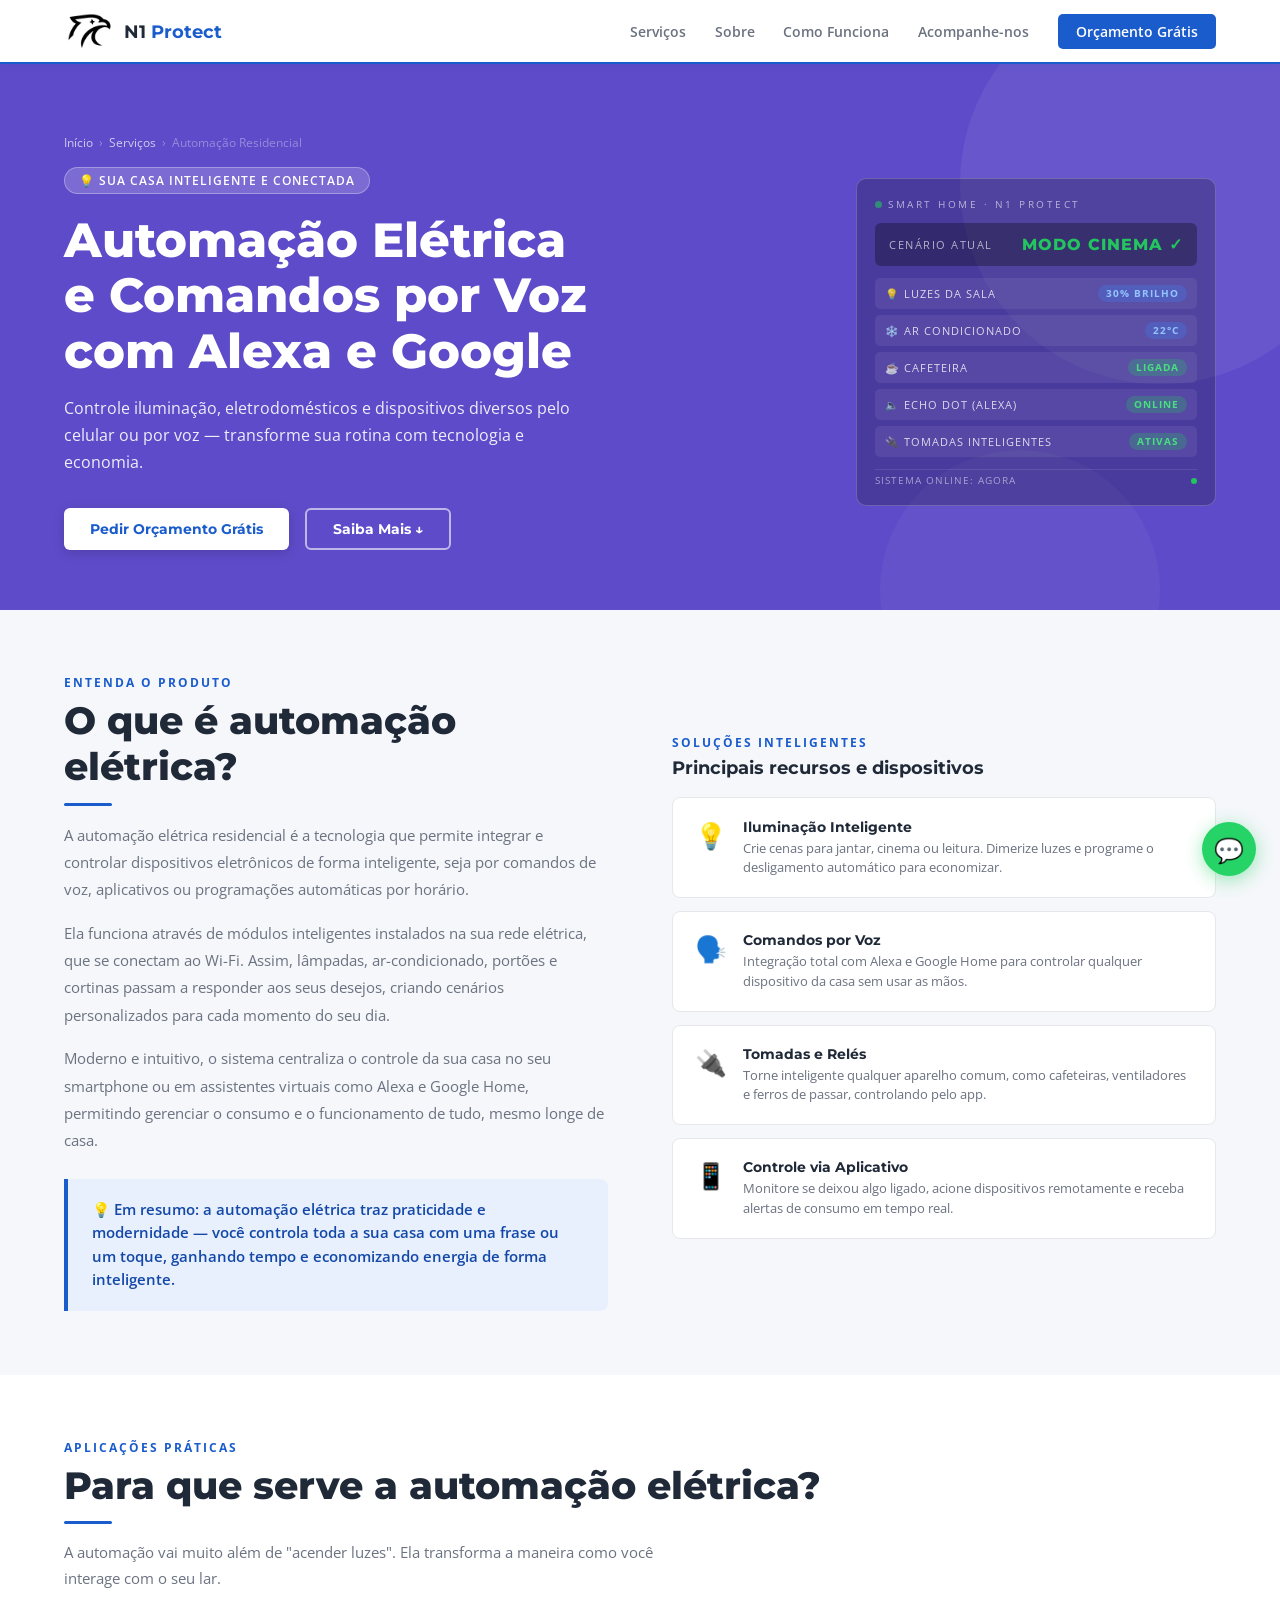
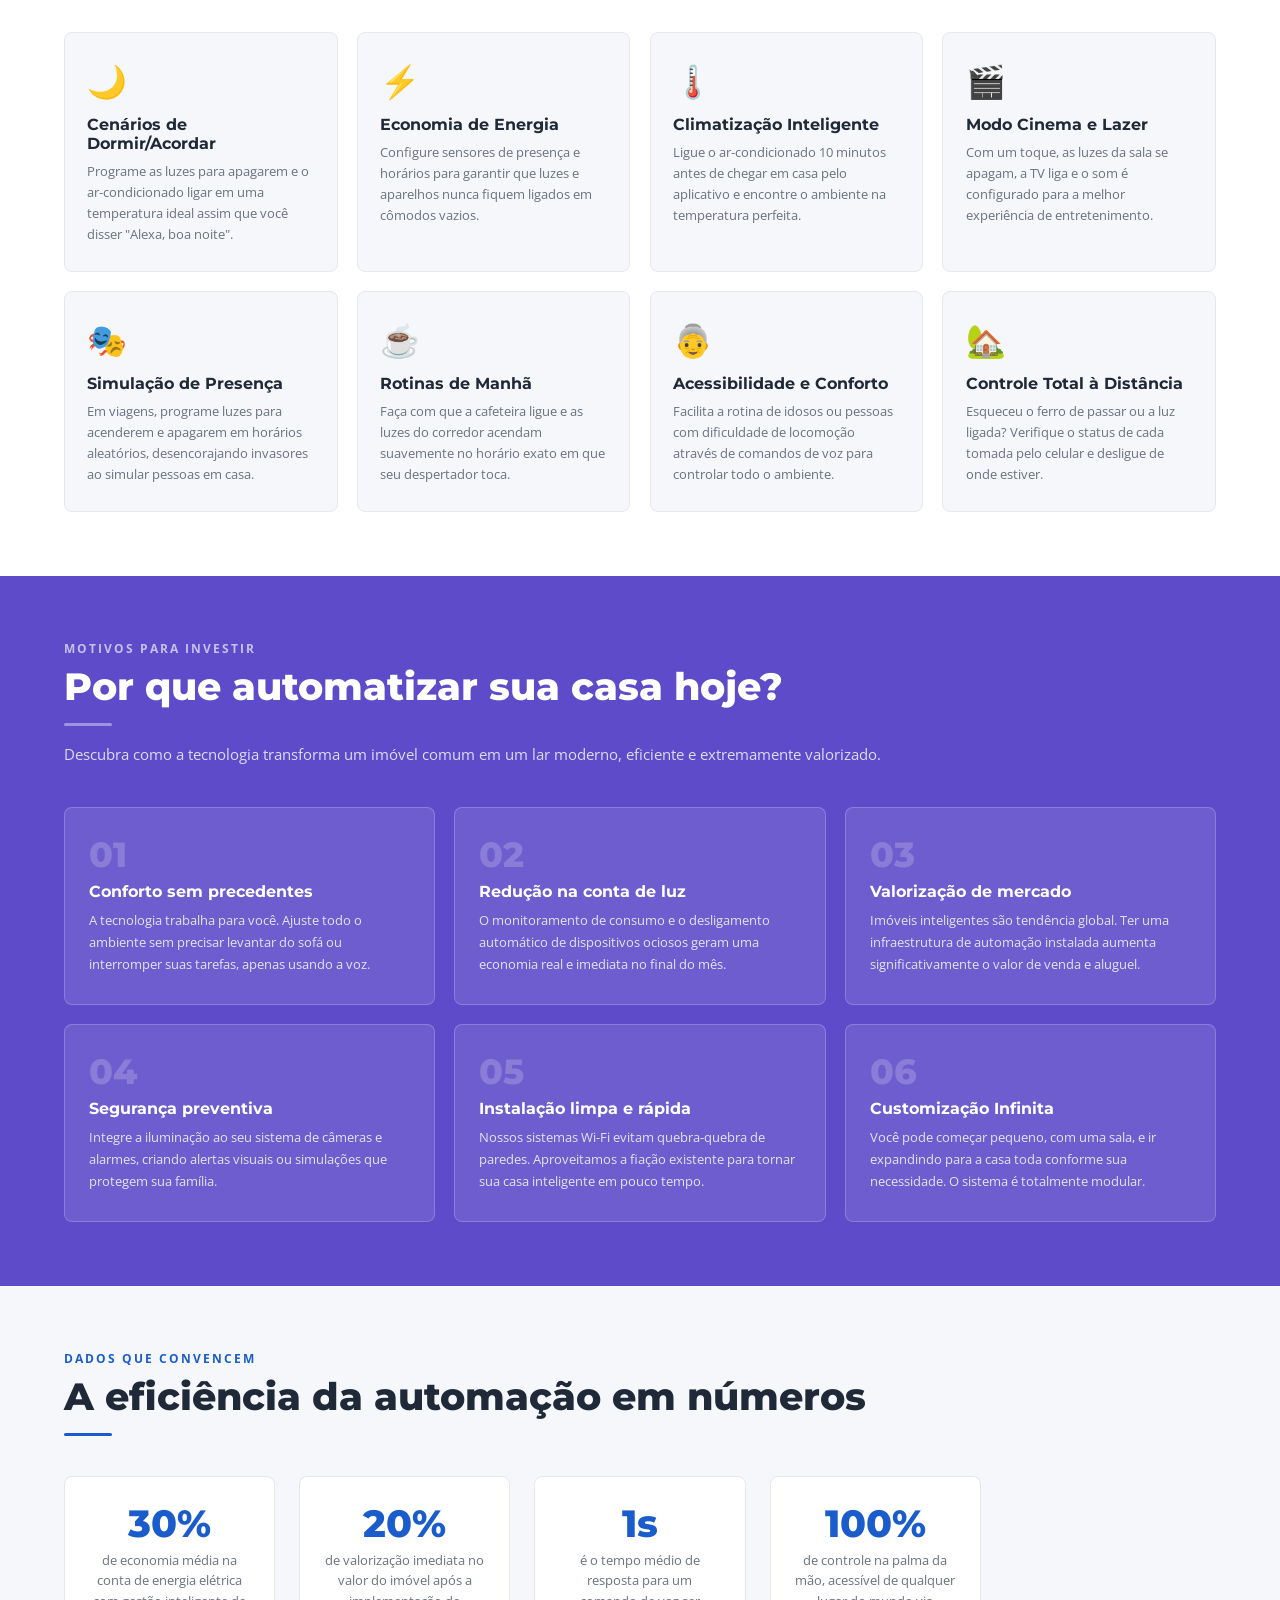
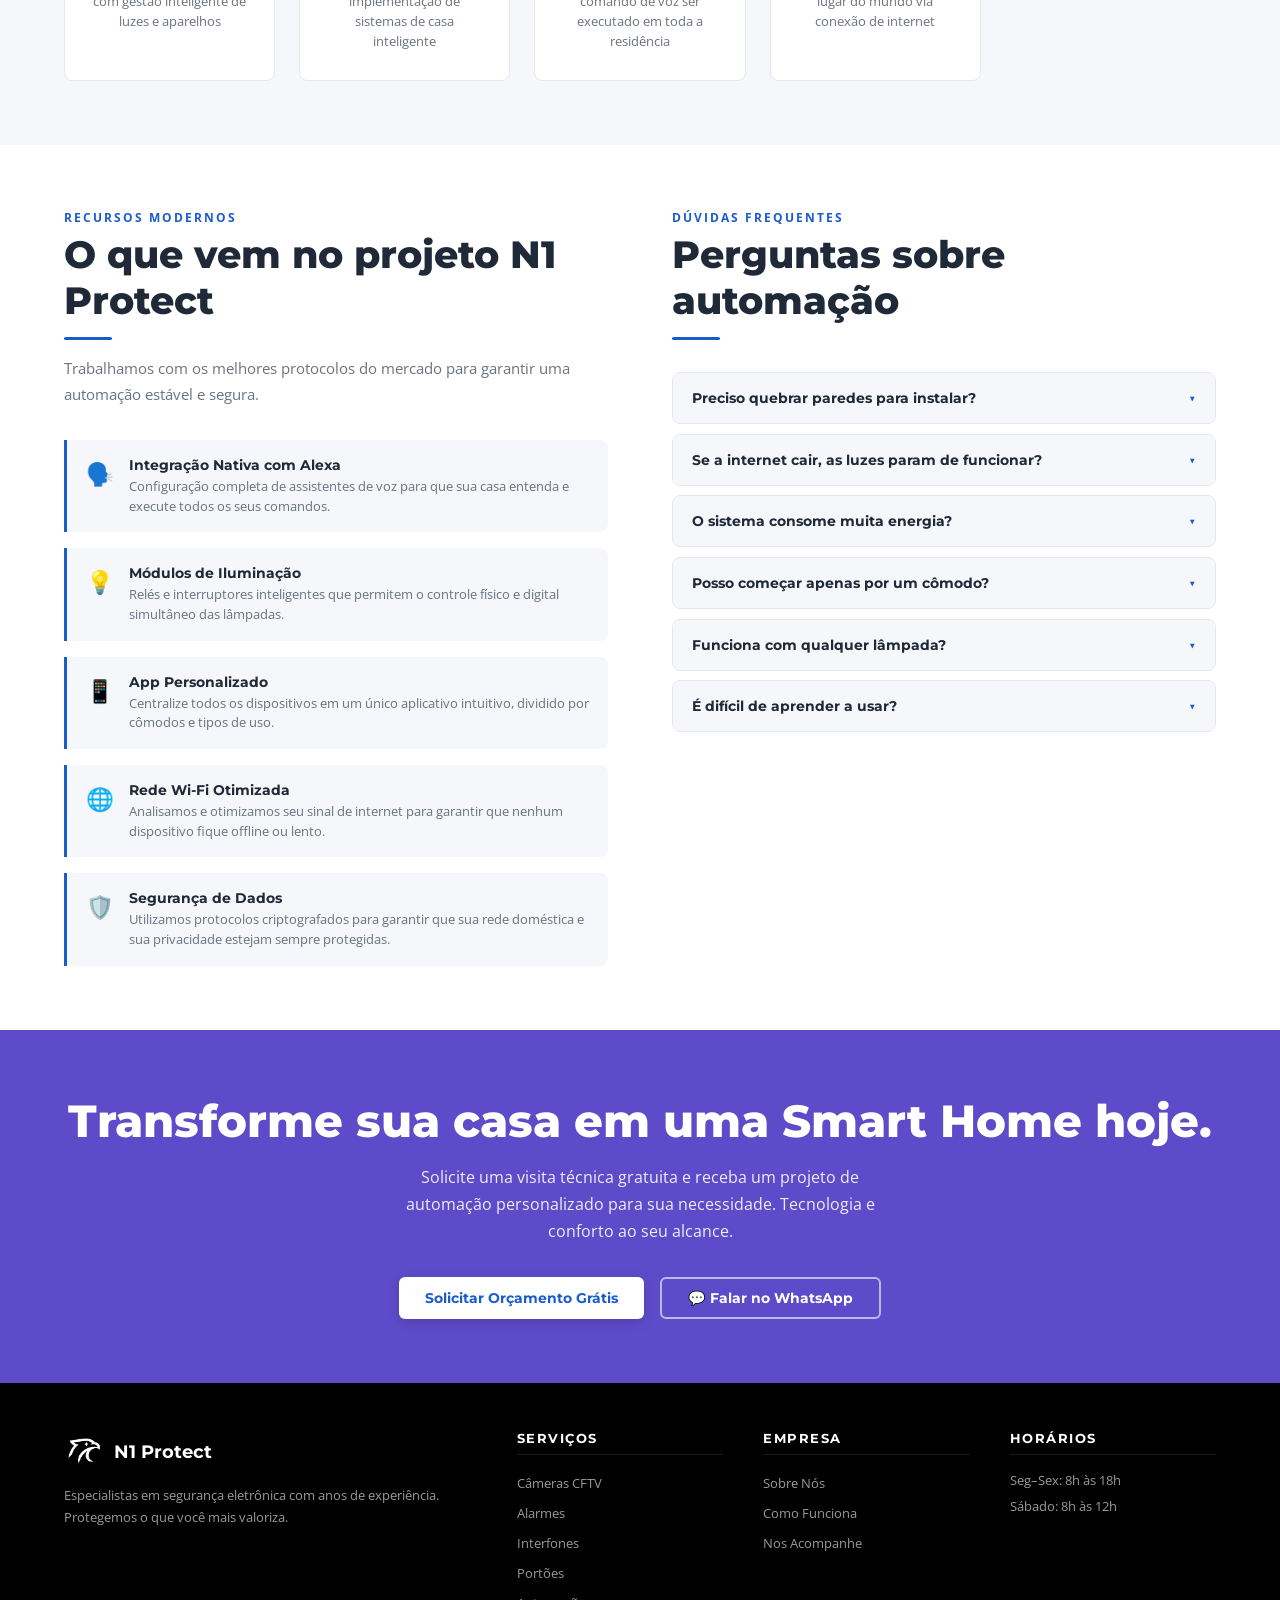
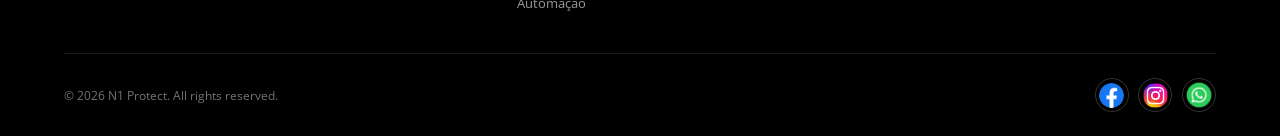
<file: services/automação-elétrica.html>
<!DOCTYPE html>
<html lang="pt-BR">
<head>
<meta charset="UTF-8">
<meta name="viewport" content="width=device-width, initial-scale=1.0">
<title>Alarmes de Segurança – N1 Protect</title>
<link rel="icon" type="image/png" href="../favicon.png">
  
<link href="https://fonts.googleapis.com/css2?family=Montserrat:wght@400;600;700;800&family=Open+Sans:wght@400;500;600&display=swap" rel="stylesheet">
<style>
  :root {
    --blue: #1a5ccc;
    --blue-dark: #1348a8;
    --blue-light: #e8f0fd;
    --blue-mid: #3a7bd5;
    --white: #ffffff;
    --off-white: #f5f7fa;
    --gray: #6b7280;
    --gray-light: #e5e7eb;
    --text: #1f2937;
    --shadow: 0 2px 12px rgba(26,92,204,0.10);
    --shadow-card: 0 4px 18px rgba(0,0,0,0.08);
  }

  * { margin: 0; padding: 0; box-sizing: border-box; }
  html { scroll-behavior: smooth; }
  body { font-family: 'Open Sans', sans-serif; color: var(--text); background: var(--white); }

  /* NAV */
  nav {
    position: sticky; top: 0; z-index: 100;
    background: var(--white);
    border-bottom: 2px solid var(--blue);
    box-shadow: 0 2px 8px rgba(26,92,204,0.08);
    padding: 0 5%; height: 64px;
    display: flex; align-items: center; justify-content: space-between;
  }
  .logo { display: flex; align-items: center; gap: 10px; text-decoration: none; }
  .logo-box { background: var(--blue); color: var(--white); font-family: 'Montserrat', sans-serif; font-weight: 800; font-size: 1.05rem; padding: 5px 10px; border-radius: 4px; letter-spacing: 1px; }
  .logo-text { font-family: 'Montserrat', sans-serif; font-weight: 700; font-size: 1.15rem; color: var(--text); }
  .logo-text span { color: var(--blue); }
  .nav-links { display: flex; gap: 1.8rem; list-style: none; align-items: center; }
  .nav-links a { text-decoration: none; color: var(--gray); font-size: 0.88rem; font-weight: 600; transition: color 0.2s; }
  .nav-links a:hover { color: var(--blue); }
  .btn-nav { background: var(--blue); color: var(--white) !important; padding: 8px 18px; border-radius: 5px; transition: background 0.2s !important; }
  .btn-nav:hover { background: var(--blue-dark) !important; }
  .hamburger { display: none; flex-direction: column; gap: 5px; cursor: pointer; background: none; border: none; }
  .hamburger span { display: block; width: 24px; height: 2px; background: var(--text); border-radius: 2px; }

  /* HERO */
  #hero {
    background: #5e4bc9;
    color: var(--white); padding: 70px 5% 60px;
    display: flex; align-items: center; gap: 4rem; flex-wrap: wrap;
    min-height: 420px; position: relative; overflow: hidden;
  }
  #hero::before { content:''; position:absolute; right:-80px; top:-80px; width:400px; height:400px; border-radius:50%; background:rgba(255,255,255,0.06); pointer-events:none; }
  #hero::after { content:''; position:absolute; right:120px; bottom:-120px; width:280px; height:280px; border-radius:50%; background:rgba(255,255,255,0.04); pointer-events:none; }
  .hero-content { flex: 1; min-width: 280px; position: relative; z-index: 1; }
  .breadcrumb { font-size: 0.78rem; opacity: 0.7; margin-bottom: 1rem; display: flex; align-items: center; gap: 6px; flex-wrap: wrap; }
  .breadcrumb a { color: var(--white); text-decoration: none; }
  .breadcrumb a:hover { text-decoration: underline; }
  .breadcrumb span { opacity: 0.5; }
  .hero-tag { display: inline-block; background: rgba(255,255,255,0.18); border: 1px solid rgba(255,255,255,0.3); padding: 4px 14px; border-radius: 20px; font-size: 0.75rem; font-weight: 600; letter-spacing: 1px; text-transform: uppercase; margin-bottom: 1.2rem; }
  .hero-content h1 { font-family: 'Montserrat', sans-serif; font-size: clamp(2rem, 5vw, 3rem); font-weight: 800; line-height: 1.15; margin-bottom: 1rem; }
  .hero-content p { font-size: 1rem; line-height: 1.7; opacity: 0.9; max-width: 520px; margin-bottom: 2rem; }
  .hero-btns { display: flex; gap: 1rem; flex-wrap: wrap; }
  .btn-white { background: var(--white); color: var(--blue); padding: 12px 26px; border-radius: 6px; font-family: 'Montserrat', sans-serif; font-size: 0.88rem; font-weight: 700; text-decoration: none; transition: transform 0.2s, box-shadow 0.2s; box-shadow: 0 3px 12px rgba(0,0,0,0.15); }
  .btn-white:hover { transform: translateY(-2px); box-shadow: 0 6px 20px rgba(0,0,0,0.2); }
  .btn-ghost { background: transparent; color: var(--white); border: 2px solid rgba(255,255,255,0.6); padding: 10px 26px; border-radius: 6px; font-family: 'Montserrat', sans-serif; font-size: 0.88rem; font-weight: 700; text-decoration: none; transition: background 0.2s; }
  .btn-ghost:hover { background: rgba(255,255,255,0.12); border-color: white; }

  /* HERO VISUAL — painel de alarme */
  .hero-visual { flex: 1; min-width: 240px; max-width: 360px; position: relative; z-index: 1; }
  .alarm-panel {
    background: rgba(0,0,0,0.22);
    border: 1px solid rgba(255,255,255,0.2);
    border-radius: 10px;
    padding: 18px;
    display: flex; flex-direction: column; gap: 12px;
  }
  .panel-title { font-size: 0.62rem; letter-spacing: 2.5px; text-transform: uppercase; opacity: 0.6; display: flex; align-items: center; gap: 6px; }
  .status-dot { width: 7px; height: 7px; background: #22c55e; border-radius: 50%; animation: pulse-green 2s infinite; display: inline-block; }
  @keyframes pulse-green { 0%,100%{opacity:1;transform:scale(1)} 50%{opacity:0.5;transform:scale(1.4)} }
  .panel-status {
    background: rgba(0,0,0,0.3);
    border-radius: 6px;
    padding: 12px 14px;
    display: flex; align-items: center; justify-content: space-between;
  }
  .panel-status-label { font-size: 0.7rem; letter-spacing: 1.5px; text-transform: uppercase; opacity: 0.65; }
  .panel-status-val { font-family: 'Montserrat', sans-serif; font-size: 1rem; font-weight: 800; color: #22c55e; letter-spacing: 1px; }
  .panel-zones { display: flex; flex-direction: column; gap: 6px; }
  .zone-row { display: flex; align-items: center; justify-content: space-between; background: rgba(255,255,255,0.07); border-radius: 5px; padding: 7px 10px; }
  .zone-name { font-size: 0.68rem; letter-spacing: 1px; text-transform: uppercase; opacity: 0.8; }
  .zone-badge { font-size: 0.6rem; font-weight: 700; letter-spacing: 1px; padding: 2px 8px; border-radius: 10px; text-transform: uppercase; }
  .zone-badge.ok { background: rgba(34,197,94,0.25); color: #4ade80; }
  .zone-badge.armed { background: rgba(59,130,246,0.25); color: #93c5fd; }
  .panel-footer { display: flex; justify-content: space-between; align-items: center; padding-top: 4px; border-top: 1px solid rgba(255,255,255,0.1); }
  .panel-footer span { font-size: 0.6rem; opacity: 0.5; letter-spacing: 1px; }
  .panel-footer .blink-dot { width: 6px; height: 6px; background: #22c55e; border-radius: 50%; animation: pulse-green 1.5s infinite; }

  /* SECTIONS */
  section.padded { padding: 64px 5%; }
  .section-eyebrow { font-size: 0.75rem; font-weight: 700; letter-spacing: 2px; text-transform: uppercase; color: var(--blue); margin-bottom: 0.4rem; }
  .section-title { font-family: 'Montserrat', sans-serif; font-size: clamp(1.6rem, 3.5vw, 2.4rem); font-weight: 800; color: var(--text); margin-bottom: 0.8rem; line-height: 1.2; }
  .section-desc { font-size: 0.95rem; color: var(--gray); line-height: 1.7; max-width: 620px; }
  .divider { width: 48px; height: 3px; background: var(--blue); border-radius: 2px; margin: 12px 0 16px; }

  /* O QUE SÃO */
  #oque { background: var(--off-white); }
  .oque-grid { display: grid; grid-template-columns: 1fr 1fr; gap: 4rem; align-items: center; }
  .oque-text p { font-size: 0.95rem; color: var(--gray); line-height: 1.8; margin-bottom: 1rem; }
  .highlight-box { background: var(--blue-light); border-left: 4px solid var(--blue); border-radius: 0 8px 8px 0; padding: 1.2rem 1.5rem; margin-top: 1.5rem; }
  .highlight-box p { font-size: 0.92rem; color: var(--blue-dark); font-weight: 600; margin: 0; line-height: 1.6; }
  .type-card { background: var(--white); border: 1px solid var(--gray-light); border-radius: 8px; padding: 1.2rem 1.4rem; display: flex; align-items: flex-start; gap: 1rem; margin-bottom: 0.8rem; transition: border-color 0.2s, box-shadow 0.2s; }
  .type-card:hover { border-color: var(--blue); box-shadow: var(--shadow-card); }
  .type-card-icon { font-size: 1.6rem; flex-shrink: 0; }
  .type-card h4 { font-family: 'Montserrat', sans-serif; font-size: 0.9rem; font-weight: 700; color: var(--text); margin-bottom: 3px; }
  .type-card p { font-size: 0.82rem; color: var(--gray); line-height: 1.5; margin: 0; }

  /* PARA QUE SERVE */
  #paraqueserve { background: var(--white); }
  .uses-grid { display: grid; grid-template-columns: repeat(auto-fill, minmax(260px, 1fr)); gap: 1.2rem; margin-top: 2.5rem; }
  .use-card { background: var(--off-white); border: 1px solid var(--gray-light); border-radius: 8px; padding: 1.6rem 1.4rem; transition: border-color 0.2s, box-shadow 0.2s, transform 0.2s; position: relative; overflow: hidden; }
  .use-card:hover { border-color: var(--blue); box-shadow: var(--shadow-card); transform: translateY(-3px); }
  .use-card-bar { position: absolute; top: 0; left: 0; right: 0; height: 3px; background: var(--blue); border-radius: 8px 8px 0 0; transform: scaleX(0); transform-origin: left; transition: transform 0.3s; }
  .use-card:hover .use-card-bar { transform: scaleX(1); }
  .use-card-icon { font-size: 2rem; margin-bottom: 0.8rem; display: block; }
  .use-card h3 { font-family: 'Montserrat', sans-serif; font-size: 0.98rem; font-weight: 700; color: var(--text); margin-bottom: 0.5rem; }
  .use-card p { font-size: 0.83rem; color: var(--gray); line-height: 1.6; }

  /* POR QUE ADQUIRIR */
  #porqueadquirir { background: #5e4bc9; color: var(--white); }
  #porqueadquirir .section-eyebrow { color: rgba(255,255,255,0.65); }
  #porqueadquirir .section-title { color: var(--white); }
  #porqueadquirir .section-desc { color: rgba(255,255,255,0.8); max-width: 100%; }
  .reasons-grid { display: grid; grid-template-columns: repeat(auto-fill, minmax(280px, 1fr)); gap: 1.2rem; margin-top: 2.5rem; }
  .reason-card { background: rgba(255,255,255,0.1); border: 1px solid rgba(255,255,255,0.2); border-radius: 8px; padding: 1.8rem 1.5rem; transition: background 0.2s; }
  .reason-card:hover { background: rgba(255,255,255,0.16); }
  .reason-num { font-family: 'Montserrat', sans-serif; font-size: 2.2rem; font-weight: 800; color: rgba(255,255,255,0.2); line-height: 1; margin-bottom: 0.6rem; }
  .reason-card h3 { font-family: 'Montserrat', sans-serif; font-size: 1rem; font-weight: 700; margin-bottom: 0.5rem; }
  .reason-card p { font-size: 0.84rem; opacity: 0.82; line-height: 1.65; }

  /* STATS */
  #stats { background: var(--off-white); }
  .stats-grid { display: grid; grid-template-columns: repeat(auto-fill, minmax(200px, 1fr)); gap: 1.5rem; margin-top: 2.5rem; }
  .stat-card { background: var(--white); border: 1px solid var(--gray-light); border-radius: 8px; padding: 1.8rem 1.4rem; text-align: center; transition: border-color 0.2s, box-shadow 0.2s; }
  .stat-card:hover { border-color: var(--blue); box-shadow: var(--shadow-card); }
  .stat-big { font-family: 'Montserrat', sans-serif; font-size: 2.4rem; font-weight: 800; color: var(--blue); line-height: 1; margin-bottom: 0.4rem; }
  .stat-card p { font-size: 0.84rem; color: var(--gray); line-height: 1.5; }

  /* TECNOLOGIA + FAQ */
  #tecnologia { background: var(--white); }
  .tech-grid { display: grid; grid-template-columns: 1fr 1fr; gap: 4rem; align-items: start; }
  .tech-list { display: flex; flex-direction: column; gap: 1rem; margin-top: 2rem; }
  .tech-item { display: flex; align-items: flex-start; gap: 0.9rem; padding: 1rem 1.2rem; background: var(--off-white); border-left: 3px solid var(--blue); border-radius: 0 8px 8px 0; transition: background 0.2s; }
  .tech-item:hover { background: var(--blue-light); }
  .tech-icon { font-size: 1.4rem; flex-shrink: 0; margin-top: 2px; }
  .tech-text h4 { font-family: 'Montserrat', sans-serif; font-size: 0.9rem; font-weight: 700; color: var(--text); margin-bottom: 3px; }
  .tech-text p { font-size: 0.82rem; color: var(--gray); line-height: 1.5; }
  .faq-list { display: flex; flex-direction: column; gap: 0.6rem; margin-top: 2rem; }
  .faq-item { border: 1px solid var(--gray-light); border-radius: 8px; overflow: hidden; }
  .faq-q { width: 100%; text-align: left; background: var(--off-white); border: none; padding: 1rem 1.2rem; font-family: 'Montserrat', sans-serif; font-size: 0.88rem; font-weight: 700; color: var(--text); cursor: pointer; display: flex; justify-content: space-between; align-items: center; gap: 1rem; transition: background 0.2s; }
  .faq-q:hover { background: var(--blue-light); }
  .faq-q .arrow { font-size: 0.7rem; transition: transform 0.3s; flex-shrink: 0; color: var(--blue); }
  .faq-q.open .arrow { transform: rotate(180deg); }
  .faq-a { display: none; padding: 0 1.2rem 1rem; font-size: 0.85rem; color: var(--gray); line-height: 1.7; background: var(--white); }
  .faq-a.open { display: block; }

  /* CTA */
  #cta { background: #5e4bc9; color: var(--white); padding: 64px 5%; text-align: center; }
  #cta h2 { font-family: 'Montserrat', sans-serif; font-size: clamp(1.8rem, 4vw, 2.8rem); font-weight: 800; margin-bottom: 1rem; }
  #cta p { font-size: 1rem; opacity: 0.9; max-width: 520px; margin: 0 auto 2rem; line-height: 1.7; }
  .cta-btns { display: flex; justify-content: center; gap: 1rem; flex-wrap: wrap; }

  /* FOOTER */
  footer { background: #000; color: rgba(255,255,255,0.85); padding: 3rem 5% 1.5rem; }

  .footer-grid { display: grid; grid-template-columns: 2fr 1fr 1fr 1fr; gap: 2.5rem; margin-bottom: 2.5rem; }

  .footer-logo { margin-bottom: 0.8rem; }
  .footer-logo .logo-text { color: var(--white); }

  .footer-brand p { font-size: 0.82rem; line-height: 1.7; color: rgba(255,255,255,0.6); }

  .footer-col h5 { font-family: 'Montserrat', sans-serif; font-size: 0.8rem; font-weight: 700; letter-spacing: 1.5px; text-transform: uppercase; color: var(--white); margin-bottom: 1rem; padding-bottom: 0.5rem; border-bottom: 1px solid rgba(255,255,255,0.1); }

  .footer-col ul { list-style: none; display: flex; flex-direction: column; gap: 0.5rem; }

  .footer-col ul li a { font-size: 0.82rem; color: rgba(255,255,255,0.6); text-decoration: none; transition: color 0.2s; }

  .footer-col ul li a:hover { color: var(--white); }

  .footer-text { font-size: 0.82rem; color: rgba(255,255,255,0.6); text-decoration: none; transition: color 0.2s; }

  .footer-bottom { border-top: 1px solid rgba(255,255,255,0.1); padding-top: 1.5rem; display: flex; justify-content: space-between; align-items: center; flex-wrap: wrap; gap: 1rem; }

  .footer-bottom p { font-size: 0.75rem; color: rgba(255,255,255,0.45); }

  .social-links { display: flex; gap: 0.6rem; }
  .social-link { width: 34px; height: 34px; border: 1px solid rgba(255,255,255,0.2); border-radius: 50%; display: flex; align-items: center; justify-content: center; font-size: 0.75rem; font-weight: 700; color: rgba(255,255,255,0.6); text-decoration: none; transition: all 0.2s; }

  .social-link:hover { border-color: white; color: white; background: rgba(255,255,255,0.08); }

  /* WHATSAPP */
  .whatsapp-float { position: fixed; bottom: 24px; right: 24px; background: #25d366; color: white; font-size: 1.5rem; width: 54px; height: 54px; border-radius: 50%; display: flex; align-items: center; justify-content: center; box-shadow: 0 4px 18px rgba(37,211,102,0.45); text-decoration: none; z-index: 99; transition: transform 0.2s; }
  .whatsapp-float:hover { transform: scale(1.08); }

  /* MOBILE MENU */
  .mobile-menu { display: none; position: fixed; inset: 0; background: rgba(255,255,255,0.98); z-index: 200; flex-direction: column; align-items: center; justify-content: center; gap: 1.8rem; }
  .mobile-menu.open { display: flex; }
  .mobile-menu a { font-family: 'Montserrat', sans-serif; font-size: 1.5rem; font-weight: 700; color: var(--text); text-decoration: none; transition: color 0.2s; }
  .mobile-menu a:hover { color: var(--blue); }
  .mobile-close { position: absolute; top: 20px; right: 24px; font-size: 1.6rem; background: none; border: none; cursor: pointer; color: var(--gray); }

  /* REVEAL */
  .reveal { opacity: 0; transform: translateY(20px); transition: opacity 0.6s ease, transform 0.6s ease; }
  .reveal.visible { opacity: 1; transform: none; }

  /* RESPONSIVE */
  @media (max-width: 900px) {
    .oque-grid, .tech-grid { grid-template-columns: 1fr; gap: 2.5rem; }
    .footer-grid { grid-template-columns: 1fr 1fr; }
    .hero-visual { display: none; }
  }
  @media (max-width: 640px) {
    .nav-links { display: none; }
    .hamburger { display: flex; }
    .footer-grid { grid-template-columns: 1fr; }
  }
</style>
</head>
<body>

<!-- MOBILE MENU -->
<div class="mobile-menu" id="mobileMenu">
  <button class="mobile-close" onclick="closeMobileMenu()">✕</button>
  <a href="../inicio" onclick="closeMobileMenu()">Início</a>
  <a href="../inicio#servicos" onclick="closeMobileMenu()">Serviços</a>
  <a href="../inicio#sobre" onclick="closeMobileMenu()">Sobre</a>
  <a href="../inicio#contato" onclick="closeMobileMenu()">Contato</a>
</div>

<!-- NAVBAR -->
<nav>
  <a href="../inicio/#" class="logo" style="display: flex; align-items: center; text-decoration: none;">
    <div style="display: flex; align-items: center; margin-bottom: 0;">
      <img src='[data-uri]' style="width: 50px; height: auto; display: block;" alt="Logo N1 Protect"/>
    </div>
    <span class="logo-text">N1 <span>Protect</span></span>
  </a>
  <ul class="nav-links">
    <li><a href="../inicio#servicos">Serviços</a></li>
    <li><a href="../inicio#sobre">Sobre</a></li>
    <li><a href="../inicio#processo">Como Funciona</a></li>
    <li><a href="../inicio#depoimentos">Acompanhe-nos</a></li>
    <li><a href="../inicio#contato" class="btn-nav">Orçamento Grátis</a></li>
  </ul>
  <button class="hamburger" onclick="document.getElementById('mobileMenu').classList.add('open')">
    <span></span><span></span><span></span>
  </button>
</nav>

<!-- HERO -->
<section id="hero">
  <div class="hero-content">
    <div class="breadcrumb">
      <a href="../inicio">Início</a>
      <span>›</span>
      <a href="../inicio#servicos">Serviços</a>
      <span>›</span>
      <span>Automação Residencial</span>
    </div>
    <div class="hero-tag">💡 Sua casa inteligente e conectada</div>
    <h1>Automação Elétrica<br>e Comandos por Voz<br>com Alexa e Google</h1>
    <p>Controle iluminação, eletrodomésticos e dispositivos diversos pelo celular ou por voz — transforme sua rotina com tecnologia e economia.</p>
    <div class="hero-btns">
      <a href="../inicio#contato" class="btn-white">Pedir Orçamento Grátis</a>
      <a href="#oque" class="btn-ghost">Saiba Mais ↓</a>
    </div>
  </div>
  <div class="hero-visual">
    <div class="alarm-panel">
      <div class="panel-title"><span class="status-dot"></span> SMART HOME · N1 PROTECT</div>
      <div class="panel-status">
        <span class="panel-status-label">Cenário Atual</span>
        <span class="panel-status-val">MODO CINEMA ✓</span>
      </div>
      <div class="panel-zones">
        <div class="zone-row"><span class="zone-name">💡 Luzes da Sala</span><span class="zone-badge armed">30% Brilho</span></div>
        <div class="zone-row"><span class="zone-name">❄️ Ar Condicionado</span><span class="zone-badge armed">22°C</span></div>
        <div class="zone-row"><span class="zone-name">☕ Cafeteira</span><span class="zone-badge ok">Ligada</span></div>
        <div class="zone-row"><span class="zone-name">🔈 Echo Dot (Alexa)</span><span class="zone-badge ok">Online</span></div>
        <div class="zone-row"><span class="zone-name">🔌 Tomadas Inteligentes</span><span class="zone-badge ok">Ativas</span></div>
      </div>
      <div class="panel-footer">
        <span>SISTEMA ONLINE: AGORA</span>
        <div class="blink-dot"></div>
      </div>
    </div>
  </div>
</section>

<!-- O QUE SÃO -->
<section id="oque" class="padded">
  <div class="oque-grid">
    <div class="oque-text reveal">
      <div class="section-eyebrow">Entenda o produto</div>
      <h2 class="section-title">O que é automação elétrica?</h2>
      <div class="divider"></div>
      <p>A automação elétrica residencial é a tecnologia que permite integrar e controlar dispositivos eletrônicos de forma inteligente, seja por comandos de voz, aplicativos ou programações automáticas por horário.</p>
      <p>Ela funciona através de módulos inteligentes instalados na sua rede elétrica, que se conectam ao Wi-Fi. Assim, lâmpadas, ar-condicionado, portões e cortinas passam a responder aos seus desejos, criando cenários personalizados para cada momento do seu dia.</p>
      <p>Moderno e intuitivo, o sistema centraliza o controle da sua casa no seu smartphone ou em assistentes virtuais como Alexa e Google Home, permitindo gerenciar o consumo e o funcionamento de tudo, mesmo longe de casa.</p>
      <div class="highlight-box">
        <p>💡 Em resumo: a automação elétrica traz praticidade e modernidade — você controla toda a sua casa com uma frase ou um toque, ganhando tempo e economizando energia de forma inteligente.</p>
      </div>
    </div>
    <div class="reveal">
      <div class="section-eyebrow">Soluções inteligentes</div>
      <h3 style="font-family:'Montserrat',sans-serif;font-size:1.1rem;font-weight:700;margin-bottom:1.2rem;color:var(--text)">Principais recursos e dispositivos</h3>
      <div class="type-card">
        <span class="type-card-icon">💡</span>
        <div><h4>Iluminação Inteligente</h4><p>Crie cenas para jantar, cinema ou leitura. Dimerize luzes e programe o desligamento automático para economizar.</p></div>
      </div>
      <div class="type-card">
        <span class="type-card-icon">🗣️</span>
        <div><h4>Comandos por Voz</h4><p>Integração total com Alexa e Google Home para controlar qualquer dispositivo da casa sem usar as mãos.</p></div>
      </div>
      <div class="type-card">
        <span class="type-card-icon">🔌</span>
        <div><h4>Tomadas e Relés</h4><p>Torne inteligente qualquer aparelho comum, como cafeteiras, ventiladores e ferros de passar, controlando pelo app.</p></div>
      </div>
      <div class="type-card">
        <span class="type-card-icon">📱</span>
        <div><h4>Controle via Aplicativo</h4><p>Monitore se deixou algo ligado, acione dispositivos remotamente e receba alertas de consumo em tempo real.</p></div>
      </div>
    </div>
  </div>
</section>

<!-- PARA QUE SERVE -->
<section id="paraqueserve" class="padded">
  <div class="reveal">
    <div class="section-eyebrow">Aplicações práticas</div>
    <h2 class="section-title">Para que serve a automação elétrica?</h2>
    <div class="divider"></div>
    <p class="section-desc">A automação vai muito além de "acender luzes". Ela transforma a maneira como você interage com o seu lar.</p>
  </div>
  <div class="uses-grid reveal">
    <div class="use-card">
      <div class="use-card-bar"></div>
      <span class="use-card-icon">🌙</span>
      <h3>Cenários de Dormir/Acordar</h3>
      <p>Programe as luzes para apagarem e o ar-condicionado ligar em uma temperatura ideal assim que você disser "Alexa, boa noite".</p>
    </div>
    <div class="use-card">
      <div class="use-card-bar"></div>
      <span class="use-card-icon">⚡</span>
      <h3>Economia de Energia</h3>
      <p>Configure sensores de presença e horários para garantir que luzes e aparelhos nunca fiquem ligados em cômodos vazios.</p>
    </div>
    <div class="use-card">
      <div class="use-card-bar"></div>
      <span class="use-card-icon">🌡️</span>
      <h3>Climatização Inteligente</h3>
      <p>Ligue o ar-condicionado 10 minutos antes de chegar em casa pelo aplicativo e encontre o ambiente na temperatura perfeita.</p>
    </div>
    <div class="use-card">
      <div class="use-card-bar"></div>
      <span class="use-card-icon">🎬</span>
      <h3>Modo Cinema e Lazer</h3>
      <p>Com um toque, as luzes da sala se apagam, a TV liga e o som é configurado para a melhor experiência de entretenimento.</p>
    </div>
    <div class="use-card">
      <div class="use-card-bar"></div>
      <span class="use-card-icon">🎭</span>
      <h3>Simulação de Presença</h3>
      <p>Em viagens, programe luzes para acenderem e apagarem em horários aleatórios, desencorajando invasores ao simular pessoas em casa.</p>
    </div>
    <div class="use-card">
      <div class="use-card-bar"></div>
      <span class="use-card-icon">☕</span>
      <h3>Rotinas de Manhã</h3>
      <p>Faça com que a cafeteira ligue e as luzes do corredor acendam suavemente no horário exato em que seu despertador toca.</p>
    </div>
    <div class="use-card">
      <div class="use-card-bar"></div>
      <span class="use-card-icon">👵</span>
      <h3>Acessibilidade e Conforto</h3>
      <p>Facilita a rotina de idosos ou pessoas com dificuldade de locomoção através de comandos de voz para controlar todo o ambiente.</p>
    </div>
    <div class="use-card">
      <div class="use-card-bar"></div>
      <span class="use-card-icon">🏡</span>
      <h3>Controle Total à Distância</h3>
      <p>Esqueceu o ferro de passar ou a luz ligada? Verifique o status de cada tomada pelo celular e desligue de onde estiver.</p>
    </div>
  </div>
</section>

<!-- POR QUE ADQUIRIR -->
<section id="porqueadquirir" class="padded">
  <div class="reveal">
    <div class="section-eyebrow">Motivos para investir</div>
    <h2 class="section-title">Por que automatizar sua casa hoje?</h2>
    <div class="divider" style="background:rgba(255,255,255,0.4)"></div>
    <p class="section-desc">Descubra como a tecnologia transforma um imóvel comum em um lar moderno, eficiente e extremamente valorizado.</p>
  </div>
  <div class="reasons-grid reveal">
    <div class="reason-card">
      <div class="reason-num">01</div>
      <h3>Conforto sem precedentes</h3>
      <p>A tecnologia trabalha para você. Ajuste todo o ambiente sem precisar levantar do sofá ou interromper suas tarefas, apenas usando a voz.</p>
    </div>
    <div class="reason-card">
      <div class="reason-num">02</div>
      <h3>Redução na conta de luz</h3>
      <p>O monitoramento de consumo e o desligamento automático de dispositivos ociosos geram uma economia real e imediata no final do mês.</p>
    </div>
    <div class="reason-card">
      <div class="reason-num">03</div>
      <h3>Valorização de mercado</h3>
      <p>Imóveis inteligentes são tendência global. Ter uma infraestrutura de automação instalada aumenta significativamente o valor de venda e aluguel.</p>
    </div>
    <div class="reason-card">
      <div class="reason-num">04</div>
      <h3>Segurança preventiva</h3>
      <p>Integre a iluminação ao seu sistema de câmeras e alarmes, criando alertas visuais ou simulações que protegem sua família.</p>
    </div>
    <div class="reason-card">
      <div class="reason-num">05</div>
      <h3>Instalação limpa e rápida</h3>
      <p>Nossos sistemas Wi-Fi evitam quebra-quebra de paredes. Aproveitamos a fiação existente para tornar sua casa inteligente em pouco tempo.</p>
    </div>
    <div class="reason-card">
      <div class="reason-num">06</div>
      <h3>Customização Infinita</h3>
      <p>Você pode começar pequeno, com uma sala, e ir expandindo para a casa toda conforme sua necessidade. O sistema é totalmente modular.</p>
    </div>
  </div>
</section>

<!-- ESTATÍSTICAS -->
<section id="stats" class="padded">
  <div class="reveal">
    <div class="section-eyebrow">Dados que convencem</div>
    <h2 class="section-title">A eficiência da automação em números</h2>
    <div class="divider"></div>
  </div>
  <div class="stats-grid reveal">
    <div class="stat-card">
      <div class="stat-big">30%</div>
      <p>de economia média na conta de energia elétrica com gestão inteligente de luzes e aparelhos</p>
    </div>
    <div class="stat-card">
      <div class="stat-big">20%</div>
      <p>de valorização imediata no valor do imóvel após a implementação de sistemas de casa inteligente</p>
    </div>
    <div class="stat-card">
      <div class="stat-big">1s</div>
      <p>é o tempo médio de resposta para um comando de voz ser executado em toda a residência</p>
    </div>
    <div class="stat-card">
      <div class="stat-big">100%</div>
      <p>de controle na palma da mão, acessível de qualquer lugar do mundo via conexão de internet</p>
    </div>
  </div>
</section>

<!-- TECNOLOGIA + FAQ -->
<section id="tecnologia" class="padded">
  <div class="tech-grid">
    <div class="reveal">
      <div class="section-eyebrow">Recursos modernos</div>
      <h2 class="section-title">O que vem no projeto N1 Protect</h2>
      <div class="divider"></div>
      <p class="section-desc">Trabalhamos com os melhores protocolos do mercado para garantir uma automação estável e segura.</p>
      <div class="tech-list">
        <div class="tech-item"><span class="tech-icon">🗣️</span><div class="tech-text"><h4>Integração Nativa com Alexa</h4><p>Configuração completa de assistentes de voz para que sua casa entenda e execute todos os seus comandos.</p></div></div>
        <div class="tech-item"><span class="tech-icon">💡</span><div class="tech-text"><h4>Módulos de Iluminação</h4><p>Relés e interruptores inteligentes que permitem o controle físico e digital simultâneo das lâmpadas.</p></div></div>
        <div class="tech-item"><span class="tech-icon">📱</span><div class="tech-text"><h4>App Personalizado</h4><p>Centralize todos os dispositivos em um único aplicativo intuitivo, dividido por cômodos e tipos de uso.</p></div></div>
        <div class="tech-item"><span class="tech-icon">🌐</span><div class="tech-text"><h4>Rede Wi-Fi Otimizada</h4><p>Analisamos e otimizamos seu sinal de internet para garantir que nenhum dispositivo fique offline ou lento.</p></div></div>
        <div class="tech-item"><span class="tech-icon">🛡️</span><div class="tech-text"><h4>Segurança de Dados</h4><p>Utilizamos protocolos criptografados para garantir que sua rede doméstica e sua privacidade estejam sempre protegidas.</p></div></div>
      </div>
    </div>
    <div class="reveal">
      <div class="section-eyebrow">Dúvidas frequentes</div>
      <h2 class="section-title">Perguntas sobre automação</h2>
      <div class="divider"></div>
      <div class="faq-list">
        <div class="faq-item">
          <button class="faq-q" onclick="toggleFaq(this)">Preciso quebrar paredes para instalar? <span class="arrow">▼</span></button>
          <div class="faq-a">Na maioria das vezes, não! Utilizamos módulos inteligentes que cabem dentro das caixinhas de luz atuais, aproveitando a estrutura elétrica já existente no imóvel.</div>
        </div>
        <div class="faq-item">
          <button class="faq-q" onclick="toggleFaq(this)">Se a internet cair, as luzes param de funcionar? <span class="arrow">▼</span></button>
          <div class="faq-a">Não. Seus interruptores físicos continuam funcionando normalmente. Você apenas perde o controle pelo celular ou voz até que a internet retorne.</div>
        </div>
        <div class="faq-item">
          <button class="faq-q" onclick="toggleFaq(this)">O sistema consome muita energia? <span class="arrow">▼</span></button>
          <div class="faq-a">Pelo contrário! Embora os módulos consumam uma quantidade mínima para ficarem ligados, a economia que eles geram ao gerenciar o uso da casa compensa isso com folga.</div>
        </div>
        <div class="faq-item">
          <button class="faq-q" onclick="toggleFaq(this)">Posso começar apenas por um cômodo? <span class="arrow">▼</span></button>
          <div class="faq-a">Sim! Nosso sistema é modular. Você pode começar automatizando apenas a sala de TV ou a iluminação externa e adicionar novos módulos conforme desejar.</div>
        </div>
        <div class="faq-item">
          <button class="faq-q" onclick="toggleFaq(this)">Funciona com qualquer lâmpada? <span class="arrow">▼</span></button>
          <div class="faq-a">Sim, nossos módulos são compatíveis com a grande maioria das lâmpadas LED e incandescentes do mercado, sem necessidade de trocar seus lustres.</div>
        </div>
        <div class="faq-item">
          <button class="faq-q" onclick="toggleFaq(this)">É difícil de aprender a usar? <span class="arrow">▼</span></button>
          <div class="faq-a">De forma alguma. Após a instalação, nossa equipe faz um treinamento rápido com você e configura os comandos de voz mais naturais, para que o uso seja totalmente intuitivo.</div>
        </div>
      </div>
    </div>
  </div>
</section>

<!-- CTA -->
<section id="cta">
  <h2>Transforme sua casa em uma Smart Home hoje.</h2>
  <p>Solicite uma visita técnica gratuita e receba um projeto de automação personalizado para sua necessidade. Tecnologia e conforto ao seu alcance.</p>
  <div class="cta-btns">
    <a href="../inicio#contato" class="btn-white">Solicitar Orçamento Grátis</a>
    <a href="https://wa.me/5542991529344" class="btn-ghost">💬 Falar no WhatsApp</a>
  </div>
</section>

<!-- FOOTER -->
<footer>
  <div class="footer-grid">
    <div class="footer-brand">
      <div class="footer-logo"><a href="#" class="logo">
        <img src="../n1protectlogo2w.png" class="logo" alt="N1 Protect Logo" style="width: 40px; height: auto; justify-content: center;
 align-items: center;">
        <span class="logo-text">N1 Protect</span></a></div>
      <p>Especialistas em segurança eletrônica com anos de experiência. Protegemos o que você mais valoriza.</p>
    </div>
    <div class="footer-col"><h5>Serviços</h5><ul><li><a href="../services/cameras">Câmeras CFTV</a></li><li><a href="../services/alarmes">Alarmes</a></li><li><a href="../services/interfones">Interfones</a></li><li><a href="../services/portões-eletrônicos">Portões</a></li><li><a href="../services/elétrica-automação">Automação</a></li></ul></div>
    <div class="footer-col"><h5>Empresa</h5><ul><li><a href="../inicio#sobre">Sobre Nós</a></li><li><a href="../inicio#processo">Como Funciona</a></li><li><a href="../inicio#depoimentos">Nos Acompanhe</a></li></ul></div>
    <div class="footer-col"><h5>Horários</h5><ul><li><div class="footer-text">Seg–Sex: 8h às 18h</div></li><li><div class="footer-text">Sábado: 8h às 12h</div></li></ul></div>
  </div>
  <div class="footer-bottom">
    <p>© 2026 N1 Protect. All rights reserved.</p>
    <div class="social-links">
      <a href="https://www.facebook.com/1009951808877132" class="social-link"; "social"><img src="../facebook.png" alt="Facebook" style="width: 25px; height: auto; border-radius: 100%; justify-content: center;
 align-items: center;"></a>
      <a href="https://www.instagram.com/n1.protect/" class="social-link"; "test-avatar"><img src="../instagram.png" alt="Instagram" style="width: 25px; height: auto; border-radius: 100%; justify-content: center;
 align-items: center;"></a>
      <a href="https://wa.me/5542991529344" class="social-link"; "test-avatar"><img src="../whatsapp.png" alt="Whatsapp" style="width: 30px; height: auto; border-radius: 200%; justify-content: center;
 align-items: center;"></a>
    </div>
  </div>
</footer>

<a href="https://wa.me/5542991529344" class="whatsapp-float" title="WhatsApp">💬</a>

<script>
  function closeMobileMenu() { document.getElementById('mobileMenu').classList.remove('open'); }

  const obs = new IntersectionObserver(entries => {
    entries.forEach((e, i) => { if (e.isIntersecting) setTimeout(() => e.target.classList.add('visible'), i * 60); });
  }, { threshold: 0.1 });
  document.querySelectorAll('.reveal').forEach(el => obs.observe(el));

  function toggleFaq(btn) {
    const answer = btn.nextElementSibling;
    const isOpen = btn.classList.contains('open');
    document.querySelectorAll('.faq-q').forEach(b => { b.classList.remove('open'); b.nextElementSibling.classList.remove('open'); });
    if (!isOpen) { btn.classList.add('open'); answer.classList.add('open'); }
  }

  document.querySelector('a[href="#oque"]').addEventListener('click', e => {
    e.preventDefault();
    document.getElementById('oque').scrollIntoView({ behavior: 'smooth' });
  });
</script>
</body>
</html>
</file>
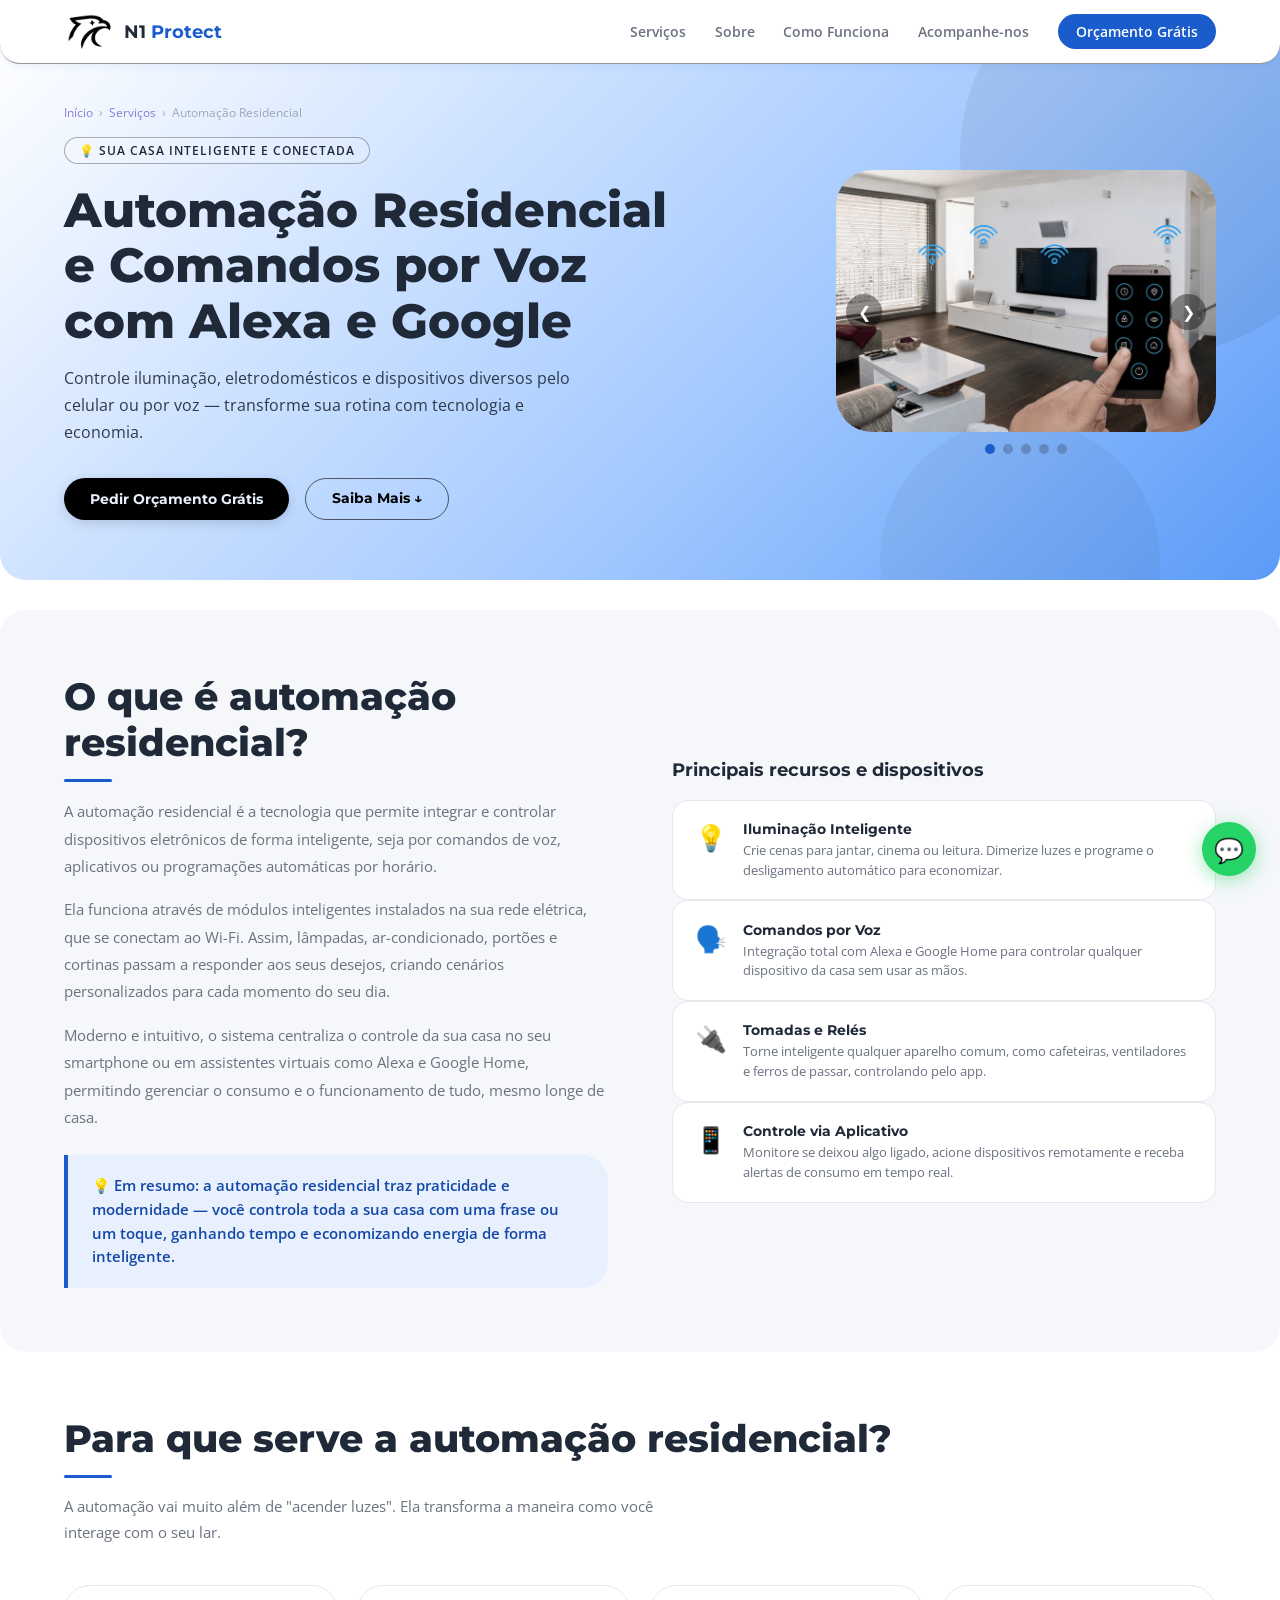
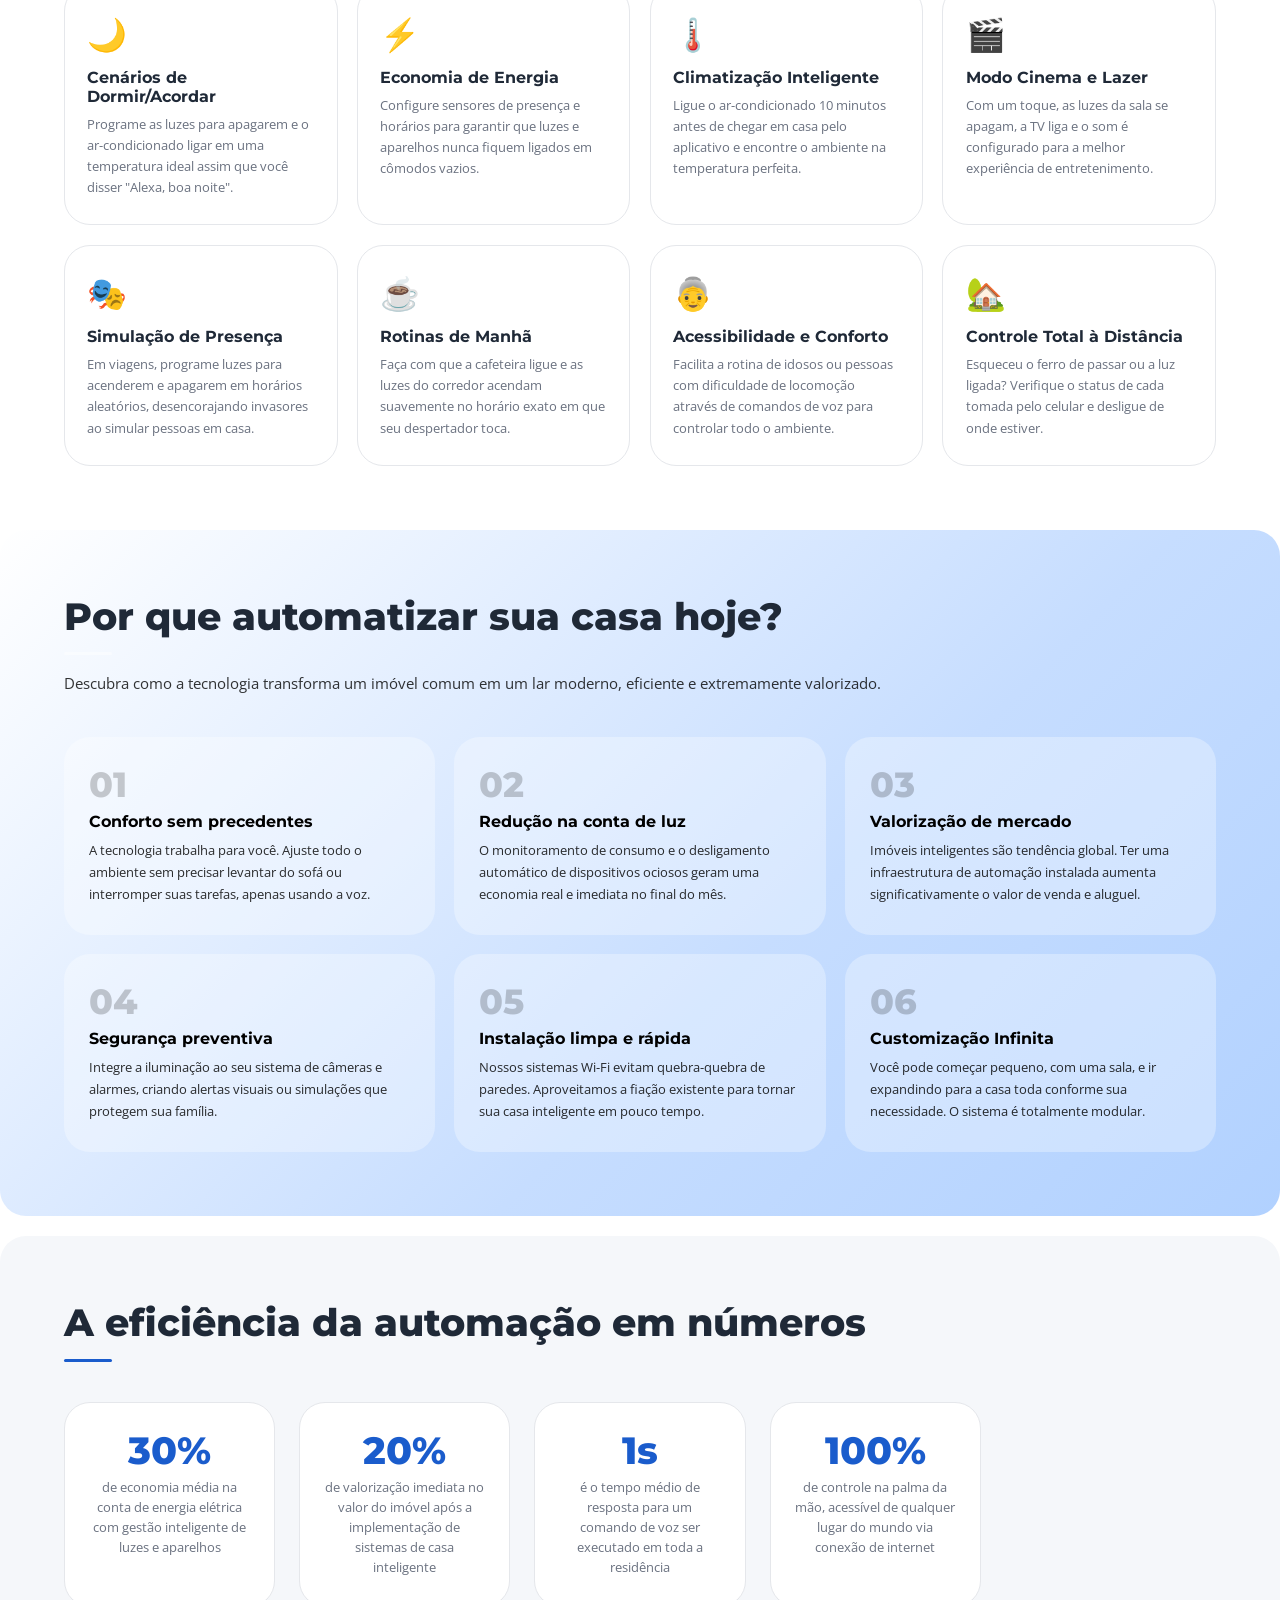
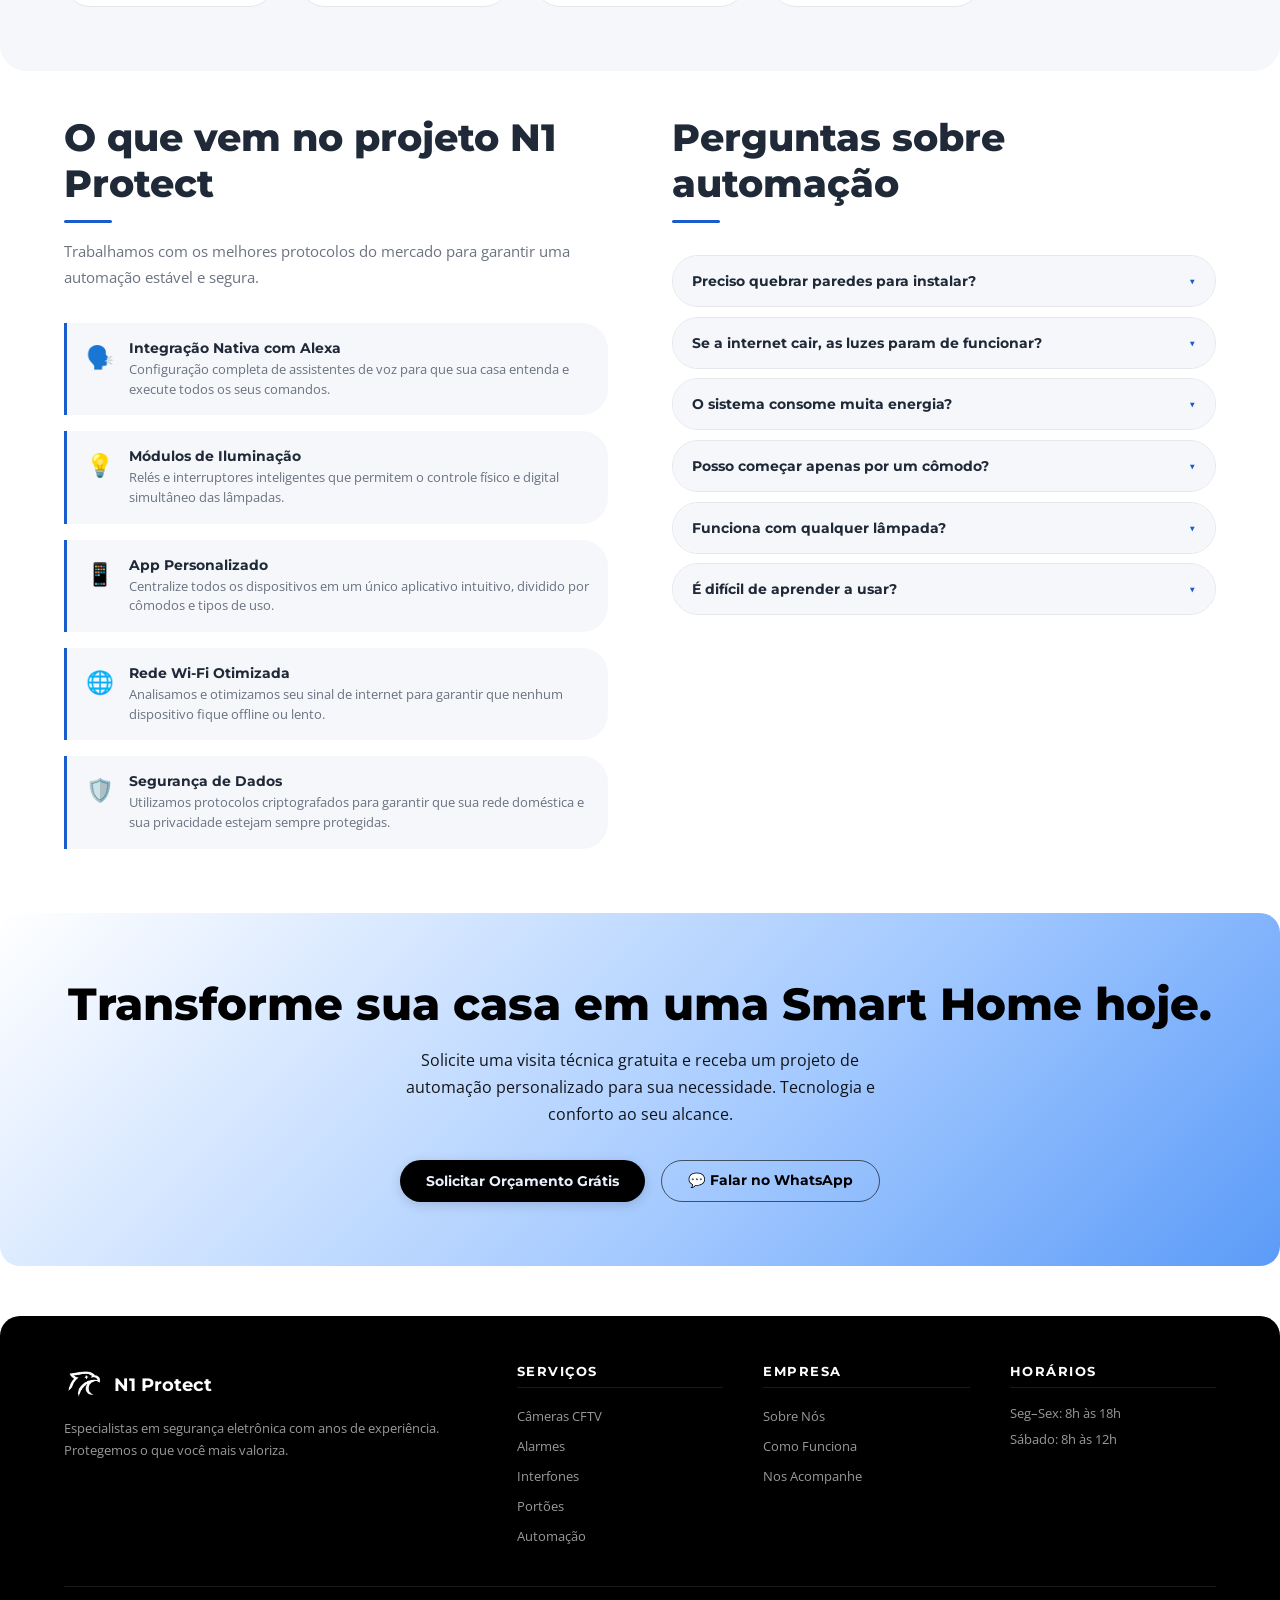
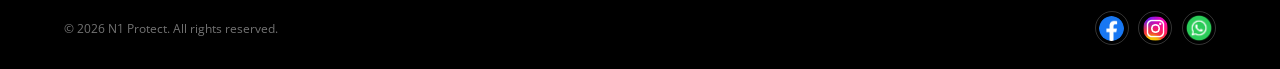
<file: services/automação-residencial.html>
<!DOCTYPE html>
<html lang="pt-BR">
<head>
<meta charset="UTF-8">
<meta name="viewport" content="width=device-width, initial-scale=1.0">
<title>Automação Residencial | N1 Protect</title>
  
<link rel="icon" type="image/png" href="/favicon.png">
<link rel="stylesheet" href="/services/styles.css">
<link href="https://fonts.googleapis.com/css2?family=Montserrat:wght@400;600;700;800&family=Open+Sans:wght@400;500;600&display=swap" rel="stylesheet">
</head>
<body>

<!-- MOBILE MENU -->
<div class="mobile-menu" id="mobileMenu">
  <button class="mobile-close" onclick="closeMobileMenu()">✕</button>
  <a href="../inicio" onclick="closeMobileMenu()">Início</a>
  <a href="../inicio#servicos" onclick="closeMobileMenu()">Serviços</a>
  <a href="../inicio#sobre" onclick="closeMobileMenu()">Sobre</a>
  <a href="../inicio#contato" onclick="closeMobileMenu()">Contato</a>
</div>

<!-- NAVBAR -->
<nav>
  <a href="../inicio/#" class="logo" style="display: flex; align-items: center; text-decoration: none;">
    <div style="display: flex; align-items: center; margin-bottom: 0;">
      <img src="../n1protectlogo.png" style="width: 50px; height: auto; display: block;" alt="Logo N1 Protect"/>
    </div>
    <span class="logo-text">N1 <span>Protect</span></span>
  </a>
  <ul class="nav-links">
    <li><a href="../inicio#servicos">Serviços</a></li>
    <li><a href="../inicio#sobre">Sobre</a></li>
    <li><a href="../inicio#processo">Como Funciona</a></li>
    <li><a href="../inicio#acompanhe-nos">Acompanhe-nos</a></li>
    <li><a href="../inicio#contato" class="btn-nav">Orçamento Grátis</a></li>
  </ul>
  <button class="hamburger" onclick="document.getElementById('mobileMenu').classList.add('open')">
    <span></span><span></span><span></span>
  </button>
</nav>

<!-- HERO -->
<section id="hero">
  <div class="hero-content">
    <div class="breadcrumb">
      <a href="../inicio">Início</a>
      <span>›</span>
      <a href="../inicio#servicos">Serviços</a>
      <span>›</span>
      <span>Automação Residencial</span>
    </div>
    <div class="hero-tag">💡 Sua casa inteligente e conectada</div>
    <h1>Automação Residencial<br>e Comandos por Voz<br>com Alexa e Google</h1>
    <p>Controle iluminação, eletrodomésticos e dispositivos diversos pelo celular ou por voz — transforme sua rotina com tecnologia e economia.</p>
    <div class="hero-btns">
      <a href="../inicio#contato" class="btn-white">Pedir Orçamento Grátis</a>
      <a href="#oque" class="btn-ghost">Saiba Mais ↓</a>
    </div>
  </div>
  <div class="hero-visual">

    <div class="carousel-container">
      <div class="carousel-slide">
        <img src="../images/automacao-n.png" alt="Automação 1">
        <img src="../images/automacao-n1.png" alt="Automação 2">
        <img src="../images/automacao-n2.png" alt="Automação 3">
        <img src="../images/automacao-n3.png" alt="Automação 4">
        <img src="../images/automacao-n4.png" alt="Automação 5">
      </div>

      <button id="prevBtn">&#10094;</button>
      <button id="nextBtn">&#10095;</button>

      <div class="carousel-dots">
        <span class="dot active"></span>
        <span class="dot"></span>
        <span class="dot"></span>
        <span class="dot"></span>
        <span class="dot"></span>
      </div>
    </div>
       
  </div>
</section>

<!-- O QUE SÃO -->
<section id="oque" class="padded">
  <div class="oque-grid">
    <div class="oque-text reveal">
      <div class="section-eyebrow">Entenda o produto</div>
      <h2 class="section-title">O que é automação residencial?</h2>
      <div class="divider"></div>
      <p>A automação residencial é a tecnologia que permite integrar e controlar dispositivos eletrônicos de forma inteligente, seja por comandos de voz, aplicativos ou programações automáticas por horário.</p>
      <p>Ela funciona através de módulos inteligentes instalados na sua rede elétrica, que se conectam ao Wi-Fi. Assim, lâmpadas, ar-condicionado, portões e cortinas passam a responder aos seus desejos, criando cenários personalizados para cada momento do seu dia.</p>
      <p>Moderno e intuitivo, o sistema centraliza o controle da sua casa no seu smartphone ou em assistentes virtuais como Alexa e Google Home, permitindo gerenciar o consumo e o funcionamento de tudo, mesmo longe de casa.</p>
      <div class="highlight-box">
        <p>💡 Em resumo: a automação residencial traz praticidade e modernidade — você controla toda a sua casa com uma frase ou um toque, ganhando tempo e economizando energia de forma inteligente.</p>
      </div>
    </div>
    <div class="reveal">
      <div class="section-eyebrow">Soluções inteligentes</div>
      <h3 style="font-family:'Montserrat',sans-serif;font-size:1.1rem;font-weight:700;margin-bottom:1.2rem;color:var(--text)">Principais recursos e dispositivos</h3>
      <div class="type-card">
        <span class="type-card-icon">💡</span>
        <div><h4>Iluminação Inteligente</h4><p>Crie cenas para jantar, cinema ou leitura. Dimerize luzes e programe o desligamento automático para economizar.</p></div>
      </div>
      <div class="type-card">
        <span class="type-card-icon">🗣️</span>
        <div><h4>Comandos por Voz</h4><p>Integração total com Alexa e Google Home para controlar qualquer dispositivo da casa sem usar as mãos.</p></div>
      </div>
      <div class="type-card">
        <span class="type-card-icon">🔌</span>
        <div><h4>Tomadas e Relés</h4><p>Torne inteligente qualquer aparelho comum, como cafeteiras, ventiladores e ferros de passar, controlando pelo app.</p></div>
      </div>
      <div class="type-card">
        <span class="type-card-icon">📱</span>
        <div><h4>Controle via Aplicativo</h4><p>Monitore se deixou algo ligado, acione dispositivos remotamente e receba alertas de consumo em tempo real.</p></div>
      </div>
    </div>
  </div>
</section>

<!-- PARA QUE SERVE -->
<section id="paraqueserve" class="padded">
  <div class="reveal">
    <div class="section-eyebrow">Aplicações práticas</div>
    <h2 class="section-title">Para que serve a automação residencial?</h2>
    <div class="divider"></div>
    <p class="section-desc">A automação vai muito além de "acender luzes". Ela transforma a maneira como você interage com o seu lar.</p>
  </div>
  <div class="uses-grid reveal">
    <div class="use-card">
      <div class="use-card-bar"></div>
      <span class="use-card-icon">🌙</span>
      <h3>Cenários de Dormir/Acordar</h3>
      <p>Programe as luzes para apagarem e o ar-condicionado ligar em uma temperatura ideal assim que você disser "Alexa, boa noite".</p>
    </div>
    <div class="use-card">
      <div class="use-card-bar"></div>
      <span class="use-card-icon">⚡</span>
      <h3>Economia de Energia</h3>
      <p>Configure sensores de presença e horários para garantir que luzes e aparelhos nunca fiquem ligados em cômodos vazios.</p>
    </div>
    <div class="use-card">
      <div class="use-card-bar"></div>
      <span class="use-card-icon">🌡️</span>
      <h3>Climatização Inteligente</h3>
      <p>Ligue o ar-condicionado 10 minutos antes de chegar em casa pelo aplicativo e encontre o ambiente na temperatura perfeita.</p>
    </div>
    <div class="use-card">
      <div class="use-card-bar"></div>
      <span class="use-card-icon">🎬</span>
      <h3>Modo Cinema e Lazer</h3>
      <p>Com um toque, as luzes da sala se apagam, a TV liga e o som é configurado para a melhor experiência de entretenimento.</p>
    </div>
    <div class="use-card">
      <div class="use-card-bar"></div>
      <span class="use-card-icon">🎭</span>
      <h3>Simulação de Presença</h3>
      <p>Em viagens, programe luzes para acenderem e apagarem em horários aleatórios, desencorajando invasores ao simular pessoas em casa.</p>
    </div>
    <div class="use-card">
      <div class="use-card-bar"></div>
      <span class="use-card-icon">☕</span>
      <h3>Rotinas de Manhã</h3>
      <p>Faça com que a cafeteira ligue e as luzes do corredor acendam suavemente no horário exato em que seu despertador toca.</p>
    </div>
    <div class="use-card">
      <div class="use-card-bar"></div>
      <span class="use-card-icon">👵</span>
      <h3>Acessibilidade e Conforto</h3>
      <p>Facilita a rotina de idosos ou pessoas com dificuldade de locomoção através de comandos de voz para controlar todo o ambiente.</p>
    </div>
    <div class="use-card">
      <div class="use-card-bar"></div>
      <span class="use-card-icon">🏡</span>
      <h3>Controle Total à Distância</h3>
      <p>Esqueceu o ferro de passar ou a luz ligada? Verifique o status de cada tomada pelo celular e desligue de onde estiver.</p>
    </div>
  </div>
</section>

<!-- POR QUE ADQUIRIR -->
<section id="porqueadquirir" class="padded">
  <div class="reveal">
    <div class="section-eyebrow">Motivos para investir</div>
    <h2 class="section-title">Por que automatizar sua casa hoje?</h2>
    <div class="divider" style="background:rgba(255,255,255,0.4)"></div>
    <p class="section-desc">Descubra como a tecnologia transforma um imóvel comum em um lar moderno, eficiente e extremamente valorizado.</p>
  </div>
  <div class="reasons-grid reveal">
    <div class="reason-card">
      <div class="reason-num">01</div>
      <h3>Conforto sem precedentes</h3>
      <p>A tecnologia trabalha para você. Ajuste todo o ambiente sem precisar levantar do sofá ou interromper suas tarefas, apenas usando a voz.</p>
    </div>
    <div class="reason-card">
      <div class="reason-num">02</div>
      <h3>Redução na conta de luz</h3>
      <p>O monitoramento de consumo e o desligamento automático de dispositivos ociosos geram uma economia real e imediata no final do mês.</p>
    </div>
    <div class="reason-card">
      <div class="reason-num">03</div>
      <h3>Valorização de mercado</h3>
      <p>Imóveis inteligentes são tendência global. Ter uma infraestrutura de automação instalada aumenta significativamente o valor de venda e aluguel.</p>
    </div>
    <div class="reason-card">
      <div class="reason-num">04</div>
      <h3>Segurança preventiva</h3>
      <p>Integre a iluminação ao seu sistema de câmeras e alarmes, criando alertas visuais ou simulações que protegem sua família.</p>
    </div>
    <div class="reason-card">
      <div class="reason-num">05</div>
      <h3>Instalação limpa e rápida</h3>
      <p>Nossos sistemas Wi-Fi evitam quebra-quebra de paredes. Aproveitamos a fiação existente para tornar sua casa inteligente em pouco tempo.</p>
    </div>
    <div class="reason-card">
      <div class="reason-num">06</div>
      <h3>Customização Infinita</h3>
      <p>Você pode começar pequeno, com uma sala, e ir expandindo para a casa toda conforme sua necessidade. O sistema é totalmente modular.</p>
    </div>
  </div>
</section>

<!-- ESTATÍSTICAS -->
<section id="stats" class="padded">
  <div class="reveal">
    <div class="section-eyebrow">Dados que convencem</div>
    <h2 class="section-title">A eficiência da automação em números</h2>
    <div class="divider"></div>
  </div>
  <div class="stats-grid reveal">
    <div class="stat-card">
      <div class="stat-big">30%</div>
      <p>de economia média na conta de energia elétrica com gestão inteligente de luzes e aparelhos</p>
    </div>
    <div class="stat-card">
      <div class="stat-big">20%</div>
      <p>de valorização imediata no valor do imóvel após a implementação de sistemas de casa inteligente</p>
    </div>
    <div class="stat-card">
      <div class="stat-big">1s</div>
      <p>é o tempo médio de resposta para um comando de voz ser executado em toda a residência</p>
    </div>
    <div class="stat-card">
      <div class="stat-big">100%</div>
      <p>de controle na palma da mão, acessível de qualquer lugar do mundo via conexão de internet</p>
    </div>
  </div>
</section>

<!-- TECNOLOGIA + FAQ -->
<section id="tecnologia" class="padded">
  <div class="tech-grid">
    <div class="reveal">
      <div class="section-eyebrow">Recursos modernos</div>
      <h2 class="section-title">O que vem no projeto N1 Protect</h2>
      <div class="divider"></div>
      <p class="section-desc">Trabalhamos com os melhores protocolos do mercado para garantir uma automação estável e segura.</p>
      <div class="tech-list">
        <div class="tech-item"><span class="tech-icon">🗣️</span><div class="tech-text"><h4>Integração Nativa com Alexa</h4><p>Configuração completa de assistentes de voz para que sua casa entenda e execute todos os seus comandos.</p></div></div>
        <div class="tech-item"><span class="tech-icon">💡</span><div class="tech-text"><h4>Módulos de Iluminação</h4><p>Relés e interruptores inteligentes que permitem o controle físico e digital simultâneo das lâmpadas.</p></div></div>
        <div class="tech-item"><span class="tech-icon">📱</span><div class="tech-text"><h4>App Personalizado</h4><p>Centralize todos os dispositivos em um único aplicativo intuitivo, dividido por cômodos e tipos de uso.</p></div></div>
        <div class="tech-item"><span class="tech-icon">🌐</span><div class="tech-text"><h4>Rede Wi-Fi Otimizada</h4><p>Analisamos e otimizamos seu sinal de internet para garantir que nenhum dispositivo fique offline ou lento.</p></div></div>
        <div class="tech-item"><span class="tech-icon">🛡️</span><div class="tech-text"><h4>Segurança de Dados</h4><p>Utilizamos protocolos criptografados para garantir que sua rede doméstica e sua privacidade estejam sempre protegidas.</p></div></div>
      </div>
    </div>
    <div class="reveal">
      <div class="section-eyebrow">Dúvidas frequentes</div>
      <h2 class="section-title">Perguntas sobre automação</h2>
      <div class="divider"></div>
      <div class="faq-list">
        <div class="faq-item">
          <button class="faq-q" onclick="toggleFaq(this)">Preciso quebrar paredes para instalar? <span class="arrow">▼</span></button>
          <div class="faq-a">Na maioria das vezes, não! Utilizamos módulos inteligentes que cabem dentro das caixinhas de luz atuais, aproveitando a estrutura elétrica já existente no imóvel.</div>
        </div>
        <div class="faq-item">
          <button class="faq-q" onclick="toggleFaq(this)">Se a internet cair, as luzes param de funcionar? <span class="arrow">▼</span></button>
          <div class="faq-a">Não. Seus interruptores físicos continuam funcionando normalmente. Você apenas perde o controle pelo celular ou voz até que a internet retorne.</div>
        </div>
        <div class="faq-item">
          <button class="faq-q" onclick="toggleFaq(this)">O sistema consome muita energia? <span class="arrow">▼</span></button>
          <div class="faq-a">Pelo contrário! Embora os módulos consumam uma quantidade mínima para ficarem ligados, a economia que eles geram ao gerenciar o uso da casa compensa isso com folga.</div>
        </div>
        <div class="faq-item">
          <button class="faq-q" onclick="toggleFaq(this)">Posso começar apenas por um cômodo? <span class="arrow">▼</span></button>
          <div class="faq-a">Sim! Nosso sistema é modular. Você pode começar automatizando apenas a sala de TV ou a iluminação externa e adicionar novos módulos conforme desejar.</div>
        </div>
        <div class="faq-item">
          <button class="faq-q" onclick="toggleFaq(this)">Funciona com qualquer lâmpada? <span class="arrow">▼</span></button>
          <div class="faq-a">Sim, nossos módulos são compatíveis com a grande maioria das lâmpadas LED e incandescentes do mercado, sem necessidade de trocar seus lustres.</div>
        </div>
        <div class="faq-item">
          <button class="faq-q" onclick="toggleFaq(this)">É difícil de aprender a usar? <span class="arrow">▼</span></button>
          <div class="faq-a">De forma alguma. Após a instalação, nossa equipe faz um treinamento rápido com você e configura os comandos de voz mais naturais, para que o uso seja totalmente intuitivo.</div>
        </div>
      </div>
    </div>
  </div>
</section>

<!-- CTA -->
<section id="cta">
  <h2>Transforme sua casa em uma Smart Home hoje.</h2>
  <p>Solicite uma visita técnica gratuita e receba um projeto de automação personalizado para sua necessidade. Tecnologia e conforto ao seu alcance.</p>
  <div class="cta-btns">
    <a href="../inicio#contato" class="btn-white">Solicitar Orçamento Grátis</a>
    <a href="https://wa.me/5542991529344" class="btn-ghost">💬 Falar no WhatsApp</a>
  </div>
</section>

<!-- FOOTER -->
<footer>
  <div class="footer-grid">
    <div class="footer-brand">
      <div class="footer-logo"><a href="#" class="logo">
        <img src="../n1protectlogo2w.png" class="logo" alt="N1 Protect Logo" style="width: 40px; height: auto; justify-content: center;
 align-items: center;">
        <span class="logo-text">N1 Protect</span></a></div>
      <p>Especialistas em segurança eletrônica com anos de experiência. Protegemos o que você mais valoriza.</p>
    </div>
    <div class="footer-col"><h5>Serviços</h5><ul><li><a href="../services/cameras">Câmeras CFTV</a></li><li><a href="../services/alarmes">Alarmes</a></li><li><a href="../services/interfones">Interfones</a></li><li><a href="../services/portões-eletrônicos">Portões</a></li><li><a href="../services/automação-residencial">Automação</a></li></ul></div>
    <div class="footer-col"><h5>Empresa</h5><ul><li><a href="../inicio#sobre">Sobre Nós</a></li><li><a href="../inicio#processo">Como Funciona</a></li><li><a href="../inicio#acompanhe-nos">Nos Acompanhe</a></li></ul></div>
    <div class="footer-col"><h5>Horários</h5><ul><li><div class="footer-text">Seg–Sex: 8h às 18h</div></li><li><div class="footer-text">Sábado: 8h às 12h</div></li></ul></div>
  </div>
  <div class="footer-bottom">
    <p>© 2026 N1 Protect. All rights reserved.</p>
    <div class="social-links">
      <a href="https://www.facebook.com/1009951808877132" class="social-link"; "social"><img src="../facebook.png" alt="Facebook" style="width: 25px; height: auto; border-radius: 100%; justify-content: center;
 align-items: center;"></a>
      <a href="https://www.instagram.com/n1.protect/" class="social-link"; "test-avatar"><img src="../instagram.png" alt="Instagram" style="width: 25px; height: auto; border-radius: 100%; justify-content: center;
 align-items: center;"></a>
      <a href="https://wa.me/5542991529344" class="social-link"; "test-avatar"><img src="../whatsapp.png" alt="Whatsapp" style="width: 30px; height: auto; border-radius: 200%; justify-content: center;
 align-items: center;"></a>
    </div>
  </div>
</footer>

<a href="https://wa.me/5542991529344" class="whatsapp-float" title="WhatsApp">💬</a>

<script>
  function closeMobileMenu() { document.getElementById('mobileMenu').classList.remove('open'); }
 
  // REVEAL
  const obs = new IntersectionObserver(entries => {
    entries.forEach((e, i) => { if (e.isIntersecting) setTimeout(() => e.target.classList.add('visible'), i * 60); });
  }, { threshold: 0.1 });
  document.querySelectorAll('.reveal').forEach(el => obs.observe(el));
  
  // FAQ
  function toggleFaq(btn) {
    const answer = btn.nextElementSibling;
    const isOpen = btn.classList.contains('open');
    document.querySelectorAll('.faq-q').forEach(b => { b.classList.remove('open'); b.nextElementSibling.classList.remove('open'); });
    if (!isOpen) { btn.classList.add('open'); answer.classList.add('open'); }
  }
 
  // Smooth scroll para ancora interna
  document.querySelector('a[href="#oque"]').addEventListener('click', e => {
    e.preventDefault();
    document.getElementById('oque').scrollIntoView({ behavior: 'smooth' });
  });

  // CARROSSEL
// ── CARROSSEL DE IMAGENS COM TRANSIÇÃO AUTOMÁTICA ──
  const slide = document.querySelector('.carousel-slide');
  const images = document.querySelectorAll('.carousel-slide img');
  const dots = document.querySelectorAll('.dot');
  const container = document.querySelector('.carousel-container'); // Seleciona o container para detetar o rato

  let counter = 0;
  const size = 100;
  let autoplayTimer = null; // Guarda o temporizador do carrossel

  function updateCarousel() {
      if (!slide || images.length === 0) return;
      slide.style.transform = 'translateX(' + (-size * counter) + '%)';
      
      dots.forEach(dot => dot.classList.remove('active'));
      if (dots[counter]) dots[counter].classList.add('active');
  }

  function nextImage() {
      if (images.length === 0) return;
      if (counter >= images.length - 1) {
          counter = 0;
      } else {
          counter++;
      }
      updateCarousel();
  }

  function prevImage() {
      if (images.length === 0) return;
      if (counter <= 0) {
          counter = images.length - 1;
      } else {
          counter--;
      }
      updateCarousel();
  }

  // Funções para controlar o temporizador automático
  function startAutoplay() {
      // Muda de imagem a cada 4000 milissegundos (4 segundos)
      autoplayTimer = setInterval(nextImage, 4000); 
  }

  function stopAutoplay() {
      clearInterval(autoplayTimer);
  }

  // Ouvintes de eventos para os botões manuais
  const nextBtn = document.getElementById('nextBtn');
  const prevBtn = document.getElementById('prevBtn');

  if (nextBtn) {
    nextBtn.addEventListener('click', () => {
        nextImage();
    });
  }

  if (prevBtn) {
    prevBtn.addEventListener('click', () => {
        prevImage();
    });
  }

  // Eventos para pausar ao passar o rato (Apenas se o container existir)
  if (container) {
      container.addEventListener('mouseenter', stopAutoplay); // Pausa quando o rato entra
      container.addEventListener('mouseleave', startAutoplay); // Retoma quando o rato sai
  }

  // Inicia o carrossel automático assim que a página carrega
  startAutoplay();
  
</script>
</body>
</html>
</file>
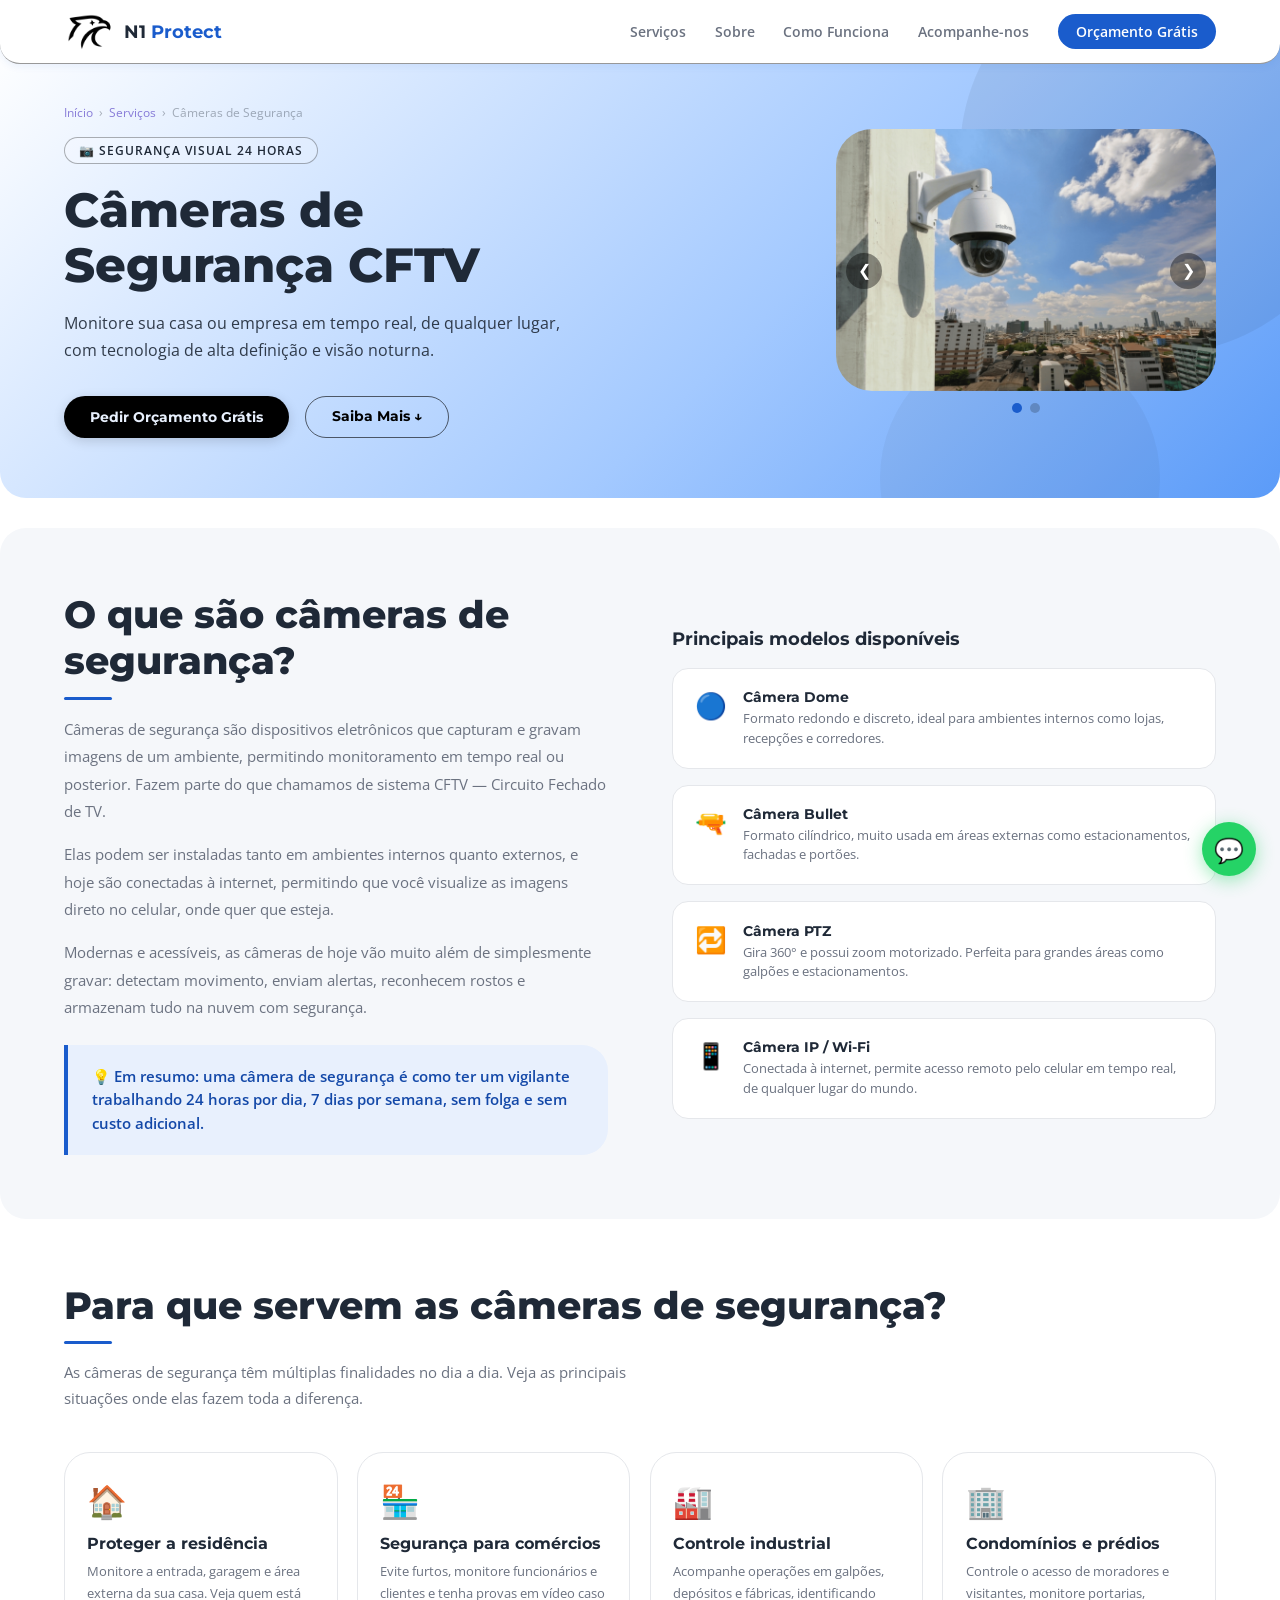
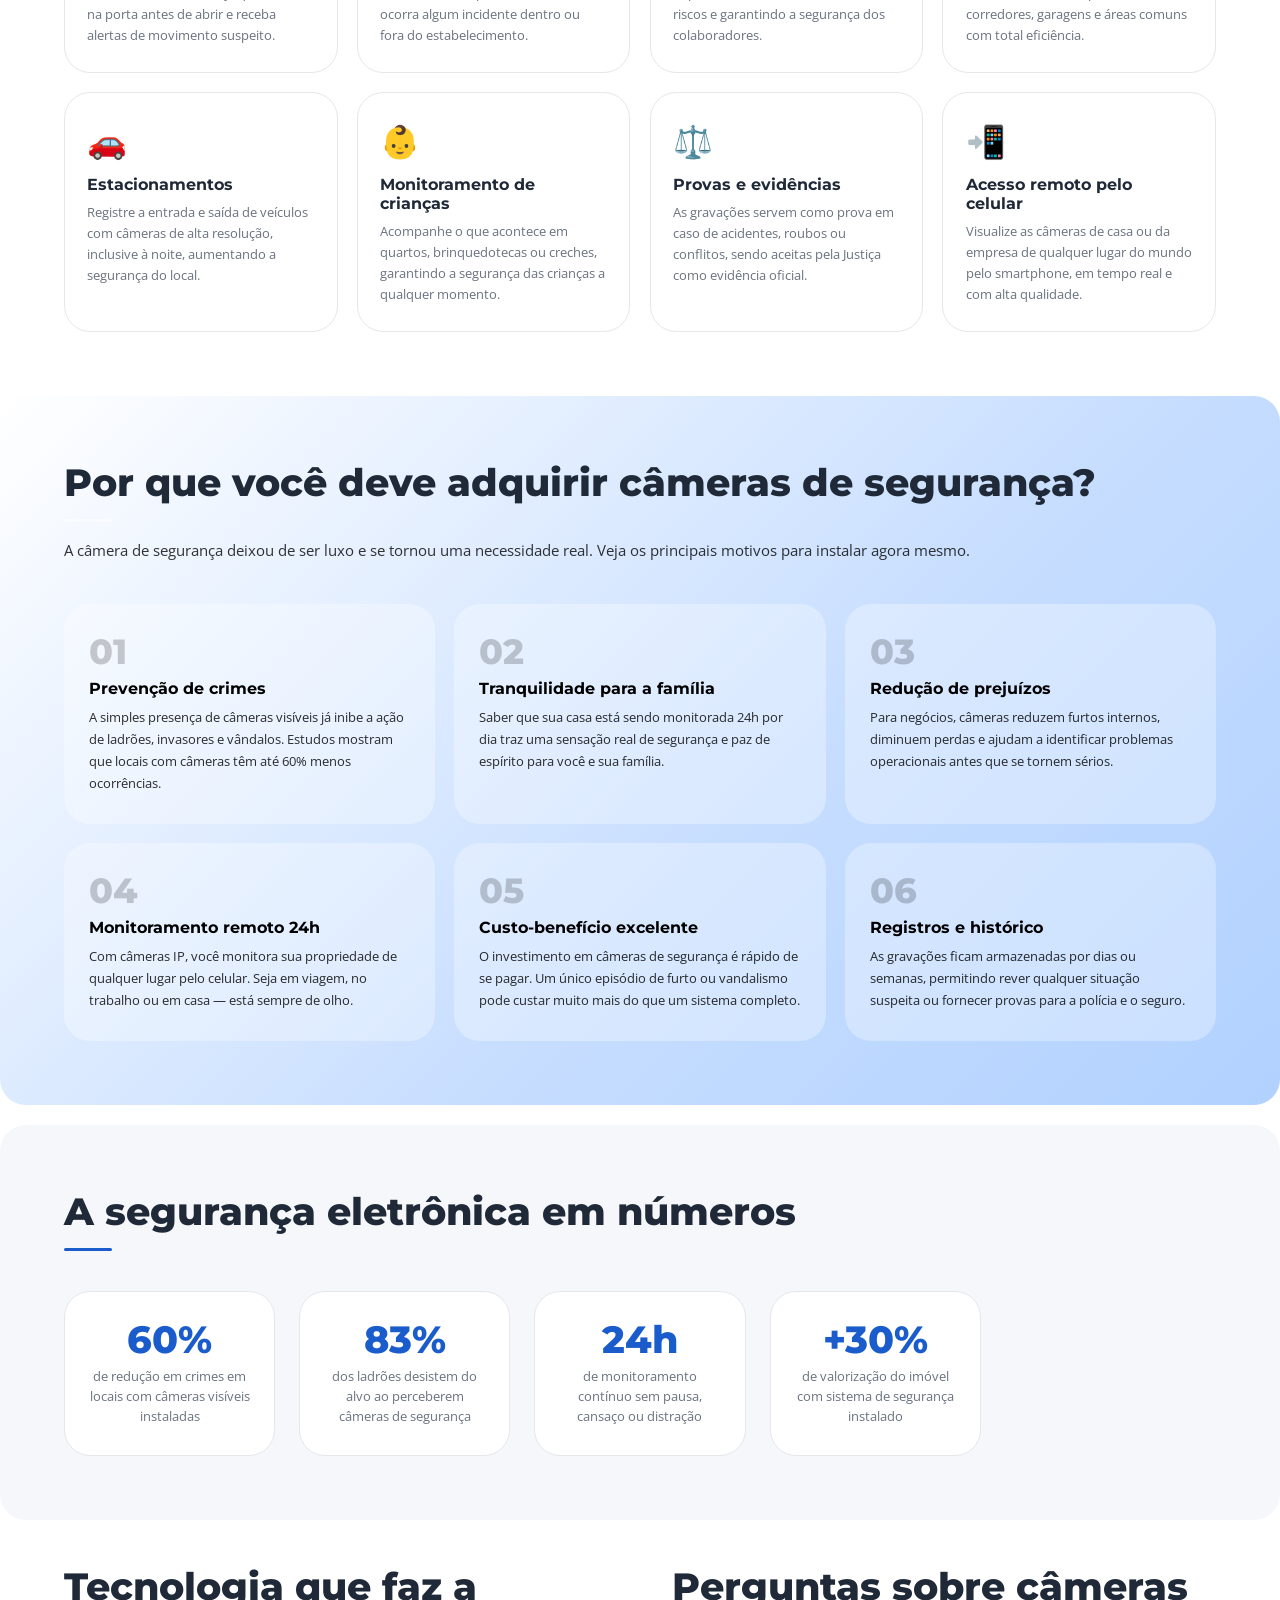
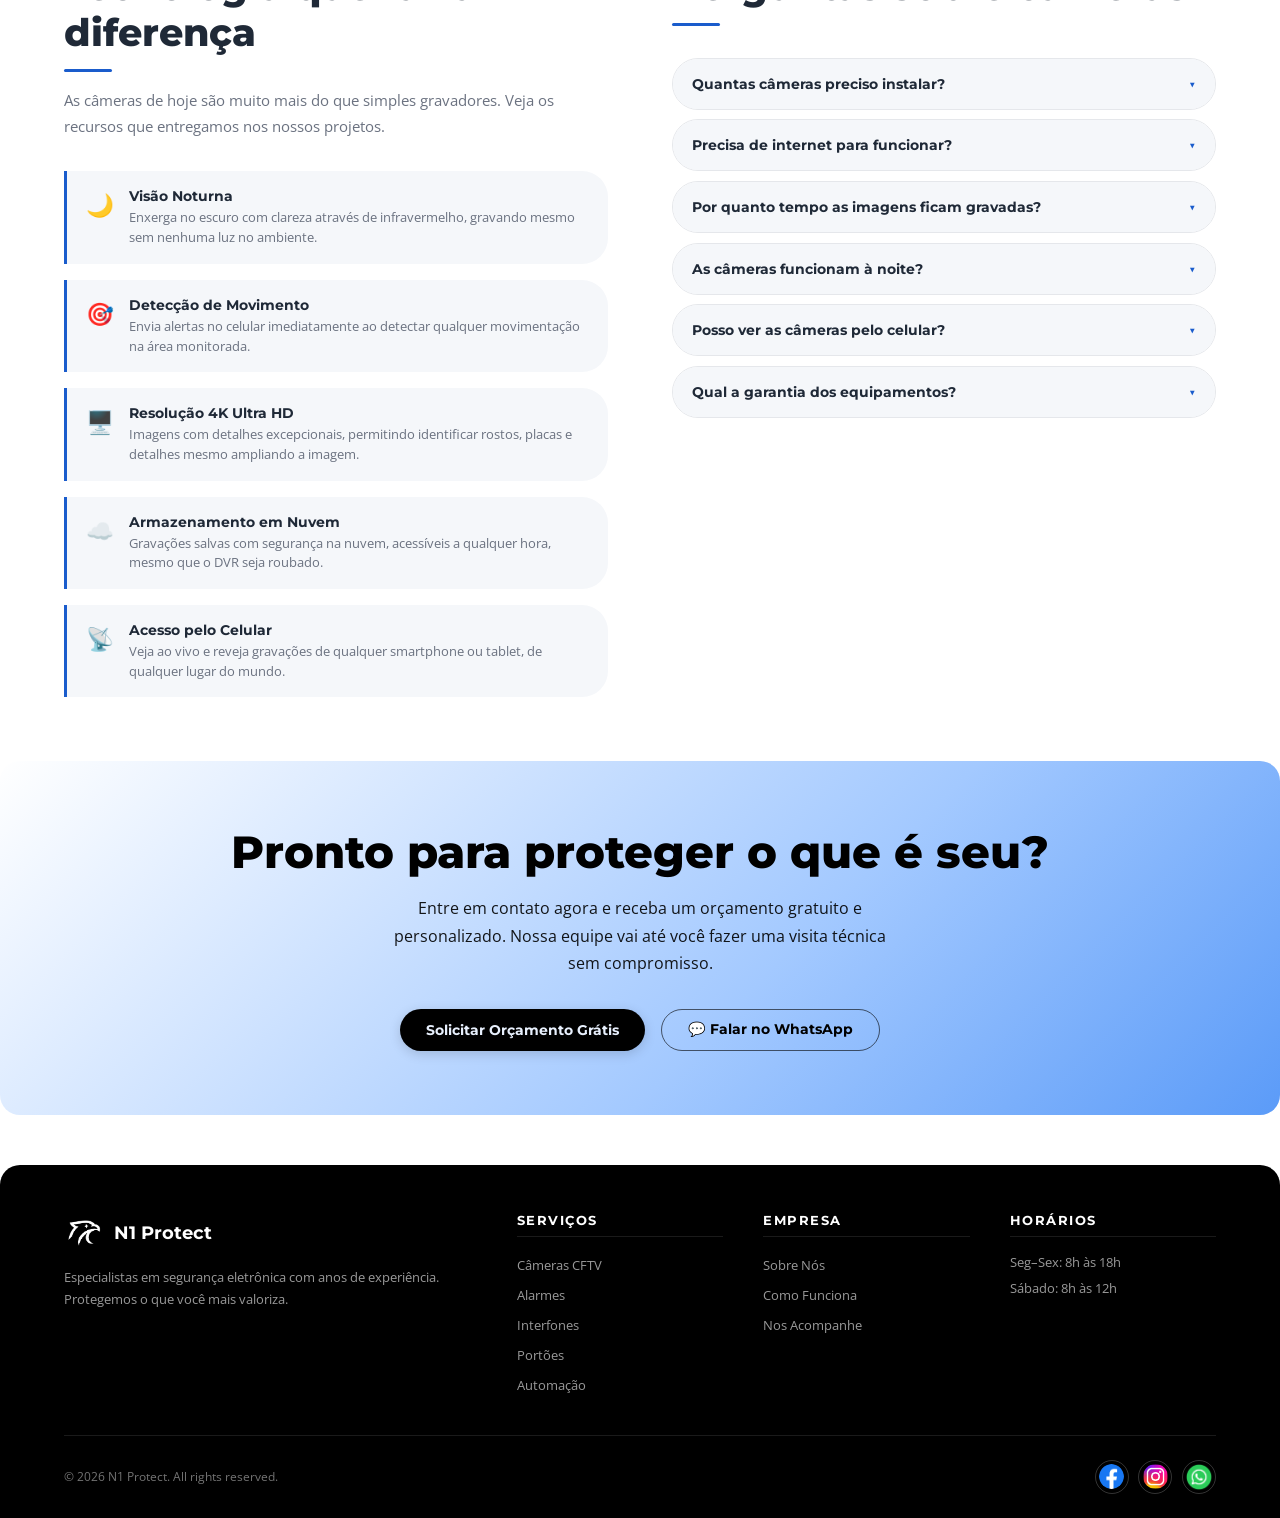
<file: services/cameras.html>
<!DOCTYPE html>
<html lang="pt-BR">
<head>
<meta charset="UTF-8">
<meta name="viewport" content="width=device-width, initial-scale=1.0">
<title>Câmeras de Segurança | N1 Protect</title>
  
<link rel="icon" type="image/png" href="/favicon.png">
<link rel="stylesheet" href="/services/styles.css">
<script src="https://cdnjs.cloudflare.com/ajax/libs/gsap/3.12.2/gsap.min.js"></script>
<link href="https://fonts.googleapis.com/css2?family=Montserrat:wght@400;600;700;800&family=Open+Sans:wght@400;500;600&display=swap" rel="stylesheet">
</head>
<body>
 
<!-- MOBILE MENU -->
<div class="mobile-menu" id="mobileMenu">
  <button class="mobile-close" onclick="closeMobileMenu()">✕</button>
  <a href="n1protect.html" onclick="closeMobileMenu()">Início</a>
  <a href="n1protect.html#servicos" onclick="closeMobileMenu()">Serviços</a>
  <a href="n1protect.html#sobre" onclick="closeMobileMenu()">Sobre</a>
  <a href="n1protect.html#contato" onclick="closeMobileMenu()">Contato</a>
</div>
 
<!-- NAVBAR -->
<nav>
  <a href="../inicio/#" class="logo" style="display: flex; align-items: center; text-decoration: none;">
    <div style="display: flex; align-items: center; margin-bottom: 0;">
      <img src="../n1protectlogo.png" style="width: 50px; height: auto; display: block;" alt="Logo N1 Protect"/>
    </div>
    <span class="logo-text">N1 <span>Protect</span></span>
  </a>
  <ul class="nav-links">
    <li><a href="../inicio#servicos">Serviços</a></li>
    <li><a href="../inicio#sobre">Sobre</a></li>
    <li><a href="../inicio#processo">Como Funciona</a></li>
    <li><a href="../inicio#acompanhe-nos">Acompanhe-nos</a></li>
    <li><a href="../inicio#contato" class="btn-nav">Orçamento Grátis</a></li>
  </ul>
  <button class="hamburger" onclick="document.getElementById('mobileMenu').classList.add('open')">
    <span></span><span></span><span></span>
  </button>
</nav>
 
<!-- ── HERO ── -->
<section id="hero">
  <div class="hero-content">
    <div class="breadcrumb">
      <a href="../inicio">Início</a>
      <span>›</span>
      <a href="../inicio#servicos">Serviços</a>
      <span>›</span>
      <span>Câmeras de Segurança</span>
    </div>
    <div class="hero-tag">📷 Segurança visual 24 horas</div>
    <h1>Câmeras de<br>Segurança CFTV</h1>
    <p>Monitore sua casa ou empresa em tempo real, de qualquer lugar, com tecnologia de alta definição e visão noturna.</p>
    <div class="hero-btns">
      <a href="../inicio#contato" class="btn-white">Pedir Orçamento Grátis</a>
      <a href="#oque" class="btn-ghost">Saiba Mais ↓</a>
    </div>
  </div>
  <div class="hero-visual">

    <div class="carousel-container">
      <div class="carousel-slide">
        <img src="../images/camera-n1.png" alt="Câmera 1">
        <img src="../images/camera-n.png" alt="Câmera 2">
      </div>

      <button id="prevBtn">&#10094;</button>
      <button id="nextBtn">&#10095;</button>

      <div class="carousel-dots">
        <span class="dot active"></span>
        <span class="dot"></span>
      </div>
    </div>
       
  </div>
</section>
 
<!-- ── O QUE SÃO ── -->
<section id="oque" class="padded">
  <div class="oque-grid">
    <div class="oque-text reveal">
      <div class="section-eyebrow">Entenda o produto</div>
      <h2 class="section-title">O que são câmeras de segurança?</h2>
      <div class="divider"></div>
      <p>Câmeras de segurança são dispositivos eletrônicos que capturam e gravam imagens de um ambiente, permitindo monitoramento em tempo real ou posterior. Fazem parte do que chamamos de sistema CFTV — Circuito Fechado de TV.</p>
      <p>Elas podem ser instaladas tanto em ambientes internos quanto externos, e hoje são conectadas à internet, permitindo que você visualize as imagens direto no celular, onde quer que esteja.</p>
      <p>Modernas e acessíveis, as câmeras de hoje vão muito além de simplesmente gravar: detectam movimento, enviam alertas, reconhecem rostos e armazenam tudo na nuvem com segurança.</p>
      <div class="highlight-box">
        <p>💡 Em resumo: uma câmera de segurança é como ter um vigilante trabalhando 24 horas por dia, 7 dias por semana, sem folga e sem custo adicional.</p>
      </div>
    </div>
    <div class="reveal">
      <div class="section-eyebrow">Tipos mais comuns</div>
      <h3 style="font-family:'Montserrat',sans-serif;font-size:1.1rem;font-weight:700;margin-bottom:1.2rem;color:var(--text)">Principais modelos disponíveis</h3>
      <div class="oque-visual">
        <div class="type-card">
          <span class="type-card-icon">🔵</span>
          <div><h4>Câmera Dome</h4><p>Formato redondo e discreto, ideal para ambientes internos como lojas, recepções e corredores.</p></div>
        </div>
        <div class="type-card">
          <span class="type-card-icon">🔫</span>
          <div><h4>Câmera Bullet</h4><p>Formato cilíndrico, muito usada em áreas externas como estacionamentos, fachadas e portões.</p></div>
        </div>
        <div class="type-card">
          <span class="type-card-icon">🔁</span>
          <div><h4>Câmera PTZ</h4><p>Gira 360° e possui zoom motorizado. Perfeita para grandes áreas como galpões e estacionamentos.</p></div>
        </div>
        <div class="type-card">
          <span class="type-card-icon">📱</span>
          <div><h4>Câmera IP / Wi-Fi</h4><p>Conectada à internet, permite acesso remoto pelo celular em tempo real, de qualquer lugar do mundo.</p></div>
        </div>
      </div>
    </div>
  </div>
</section>
 
<!-- ── PARA QUE SERVE ── -->
<section id="paraqueserve" class="padded">
  <div class="reveal">
    <div class="section-eyebrow">Aplicações práticas</div>
    <h2 class="section-title">Para que servem as câmeras de segurança?</h2>
    <div class="divider"></div>
    <p class="section-desc">As câmeras de segurança têm múltiplas finalidades no dia a dia. Veja as principais situações onde elas fazem toda a diferença.</p>
  </div>
  <div class="uses-grid reveal">
    <div class="use-card">
      <div class="use-card-bar"></div>
      <span class="use-card-icon">🏠</span>
      <h3>Proteger a residência</h3>
      <p>Monitore a entrada, garagem e área externa da sua casa. Veja quem está na porta antes de abrir e receba alertas de movimento suspeito.</p>
    </div>
    <div class="use-card">
      <div class="use-card-bar"></div>
      <span class="use-card-icon">🏪</span>
      <h3>Segurança para comércios</h3>
      <p>Evite furtos, monitore funcionários e clientes e tenha provas em vídeo caso ocorra algum incidente dentro ou fora do estabelecimento.</p>
    </div>
    <div class="use-card">
      <div class="use-card-bar"></div>
      <span class="use-card-icon">🏭</span>
      <h3>Controle industrial</h3>
      <p>Acompanhe operações em galpões, depósitos e fábricas, identificando riscos e garantindo a segurança dos colaboradores.</p>
    </div>
    <div class="use-card">
      <div class="use-card-bar"></div>
      <span class="use-card-icon">🏢</span>
      <h3>Condomínios e prédios</h3>
      <p>Controle o acesso de moradores e visitantes, monitore portarias, corredores, garagens e áreas comuns com total eficiência.</p>
    </div>
    <div class="use-card">
      <div class="use-card-bar"></div>
      <span class="use-card-icon">🚗</span>
      <h3>Estacionamentos</h3>
      <p>Registre a entrada e saída de veículos com câmeras de alta resolução, inclusive à noite, aumentando a segurança do local.</p>
    </div>
    <div class="use-card">
      <div class="use-card-bar"></div>
      <span class="use-card-icon">👶</span>
      <h3>Monitoramento de crianças</h3>
      <p>Acompanhe o que acontece em quartos, brinquedotecas ou creches, garantindo a segurança das crianças a qualquer momento.</p>
    </div>
    <div class="use-card">
      <div class="use-card-bar"></div>
      <span class="use-card-icon">⚖️</span>
      <h3>Provas e evidências</h3>
      <p>As gravações servem como prova em caso de acidentes, roubos ou conflitos, sendo aceitas pela Justiça como evidência oficial.</p>
    </div>
    <div class="use-card">
      <div class="use-card-bar"></div>
      <span class="use-card-icon">📲</span>
      <h3>Acesso remoto pelo celular</h3>
      <p>Visualize as câmeras de casa ou da empresa de qualquer lugar do mundo pelo smartphone, em tempo real e com alta qualidade.</p>
    </div>
  </div>
</section>
 
<!-- ── POR QUE ADQUIRIR ── -->
<section id="porqueadquirir" class="padded">
  <div class="reveal">
    <div class="section-eyebrow">Motivos para investir</div>
    <h2 class="section-title">Por que você deve adquirir câmeras de segurança?</h2>
    <div class="divider" style="background:rgba(255,255,255,0.4)"></div>
    <p class="section-desc">A câmera de segurança deixou de ser luxo e se tornou uma necessidade real. Veja os principais motivos para instalar agora mesmo.</p>
  </div>
  <div class="reasons-grid reveal">
    <div class="reason-card">
      <div class="reason-num">01</div>
      <h3>Prevenção de crimes</h3>
      <p>A simples presença de câmeras visíveis já inibe a ação de ladrões, invasores e vândalos. Estudos mostram que locais com câmeras têm até 60% menos ocorrências.</p>
    </div>
    <div class="reason-card">
      <div class="reason-num">02</div>
      <h3>Tranquilidade para a família</h3>
      <p>Saber que sua casa está sendo monitorada 24h por dia traz uma sensação real de segurança e paz de espírito para você e sua família.</p>
    </div>
    <div class="reason-card">
      <div class="reason-num">03</div>
      <h3>Redução de prejuízos</h3>
      <p>Para negócios, câmeras reduzem furtos internos, diminuem perdas e ajudam a identificar problemas operacionais antes que se tornem sérios.</p>
    </div>
    <div class="reason-card">
      <div class="reason-num">04</div>
      <h3>Monitoramento remoto 24h</h3>
      <p>Com câmeras IP, você monitora sua propriedade de qualquer lugar pelo celular. Seja em viagem, no trabalho ou em casa — está sempre de olho.</p>
    </div>
    <div class="reason-card">
      <div class="reason-num">05</div>
      <h3>Custo-benefício excelente</h3>
      <p>O investimento em câmeras de segurança é rápido de se pagar. Um único episódio de furto ou vandalismo pode custar muito mais do que um sistema completo.</p>
    </div>
    <div class="reason-card">
      <div class="reason-num">06</div>
      <h3>Registros e histórico</h3>
      <p>As gravações ficam armazenadas por dias ou semanas, permitindo rever qualquer situação suspeita ou fornecer provas para a polícia e o seguro.</p>
    </div>
  </div>
</section>
 
<!-- ── ESTATÍSTICAS ── -->
<section id="stats" class="padded">
  <div class="reveal">
    <div class="section-eyebrow">Dados que impressionam</div>
    <h2 class="section-title">A segurança eletrônica em números</h2>
    <div class="divider"></div>
  </div>
  <div class="stats-grid reveal">
    <div class="stat-card">
      <div class="stat-big">60%</div>
      <p>de redução em crimes em locais com câmeras visíveis instaladas</p>
    </div>
    <div class="stat-card">
      <div class="stat-big">83%</div>
      <p>dos ladrões desistem do alvo ao perceberem câmeras de segurança</p>
    </div>
    <div class="stat-card">
      <div class="stat-big">24h</div>
      <p>de monitoramento contínuo sem pausa, cansaço ou distração</p>
    </div>
    <div class="stat-card">
      <div class="stat-big">+30%</div>
      <p>de valorização do imóvel com sistema de segurança instalado</p>
    </div>
  </div>
</section>
 
<!-- ── TECNOLOGIA + FAQ ── -->
<section id="tecnologia" class="padded">
  <div class="tech-grid">
    <div class="reveal">
      <div class="section-eyebrow">Recursos modernos</div>
      <h2 class="section-title">Tecnologia que faz a diferença</h2>
      <div class="divider"></div>
      <p class="section-desc">As câmeras de hoje são muito mais do que simples gravadores. Veja os recursos que entregamos nos nossos projetos.</p>
      <div class="tech-list">
        <div class="tech-item"><span class="tech-icon">🌙</span><div class="tech-text"><h4>Visão Noturna</h4><p>Enxerga no escuro com clareza através de infravermelho, gravando mesmo sem nenhuma luz no ambiente.</p></div></div>
        <div class="tech-item"><span class="tech-icon">🎯</span><div class="tech-text"><h4>Detecção de Movimento</h4><p>Envia alertas no celular imediatamente ao detectar qualquer movimentação na área monitorada.</p></div></div>
        <div class="tech-item"><span class="tech-icon">🖥️</span><div class="tech-text"><h4>Resolução 4K Ultra HD</h4><p>Imagens com detalhes excepcionais, permitindo identificar rostos, placas e detalhes mesmo ampliando a imagem.</p></div></div>
        <div class="tech-item"><span class="tech-icon">☁️</span><div class="tech-text"><h4>Armazenamento em Nuvem</h4><p>Gravações salvas com segurança na nuvem, acessíveis a qualquer hora, mesmo que o DVR seja roubado.</p></div></div>
        <div class="tech-item"><span class="tech-icon">📡</span><div class="tech-text"><h4>Acesso pelo Celular</h4><p>Veja ao vivo e reveja gravações de qualquer smartphone ou tablet, de qualquer lugar do mundo.</p></div></div>
      </div>
    </div>
    <div class="reveal">
      <div class="section-eyebrow">Dúvidas frequentes</div>
      <h2 class="section-title">Perguntas sobre câmeras</h2>
      <div class="divider"></div>
      <div class="faq-list">
        <div class="faq-item">
          <button class="faq-q" onclick="toggleFaq(this)">Quantas câmeras preciso instalar? <span class="arrow">▼</span></button>
          <div class="faq-a">Depende do tamanho e das características do local. Para uma residência pequena, geralmente 2 a 4 câmeras são suficientes. Para um comércio ou empresa, fazemos uma visita técnica gratuita para indicar o número ideal.</div>
        </div>
        <div class="faq-item">
          <button class="faq-q" onclick="toggleFaq(this)">Precisa de internet para funcionar? <span class="arrow">▼</span></button>
          <div class="faq-a">As câmeras convencionais gravem no DVR local e não precisam de internet. Já câmeras IP e Wi-Fi precisam de conexão para o acesso remoto e envio de alertas. Trabalhamos com ambos os tipos.</div>
        </div>
        <div class="faq-item">
          <button class="faq-q" onclick="toggleFaq(this)">Por quanto tempo as imagens ficam gravadas? <span class="arrow">▼</span></button>
          <div class="faq-a">Depende da capacidade do HD e da quantidade de câmeras. O mais comum é entre 15 e 30 dias de gravação contínua. Podemos configurar de acordo com a sua necessidade.</div>
        </div>
        <div class="faq-item">
          <button class="faq-q" onclick="toggleFaq(this)">As câmeras funcionam à noite? <span class="arrow">▼</span></button>
          <div class="faq-a">Sim! Todas as câmeras que instalamos possuem visão noturna por infravermelho, garantindo imagens claras mesmo em ambientes completamente escuros.</div>
        </div>
        <div class="faq-item">
          <button class="faq-q" onclick="toggleFaq(this)">Posso ver as câmeras pelo celular? <span class="arrow">▼</span></button>
          <div class="faq-a">Sim! Configuramos o acesso remoto para que você possa ver as imagens ao vivo e as gravações direto no seu smartphone ou tablet, de qualquer lugar.</div>
        </div>
        <div class="faq-item">
          <button class="faq-q" onclick="toggleFaq(this)">Qual a garantia dos equipamentos? <span class="arrow">▼</span></button>
          <div class="faq-a">Os equipamentos possuem garantia do fabricante (em geral 1 a 2 anos), além da garantia da nossa mão de obra. Também oferecemos planos de manutenção preventiva.</div>
        </div>
      </div>
    </div>
  </div>
</section>
 
<!-- ── CTA ── -->
<section id="cta">
  <h2>Pronto para proteger o que é seu?</h2>
  <p>Entre em contato agora e receba um orçamento gratuito e personalizado. Nossa equipe vai até você fazer uma visita técnica sem compromisso.</p>
  <div class="cta-btns">
    <a href="../inicio#contato" class="btn-white">Solicitar Orçamento Grátis</a>
    <a href="https://wa.me/5542991529344" class="btn-ghost">💬 Falar no WhatsApp</a>
  </div>
</section>
 
<!-- ── FOOTER ── -->
<footer>
  <div class="footer-grid">
    <div class="footer-brand">
      <div class="footer-logo"><a href="#" class="logo">
        <img src="../n1protectlogo2w.png" class="logo" alt="N1 Protect Logo" style="width: 40px; height: auto; justify-content: center;
 align-items: center;">
        <span class="logo-text">N1 Protect</span></a></div>
      <p>Especialistas em segurança eletrônica com anos de experiência. Protegemos o que você mais valoriza.</p>
    </div>
    <div class="footer-col"><h5>Serviços</h5><ul><li><a href="../services/cameras">Câmeras CFTV</a></li><li><a href="../services/alarmes">Alarmes</a></li><li><a href="../services/interfones">Interfones</a></li><li><a href="../services/portões-eletrônicos">Portões</a></li><li><a href="../services/automação-residencial">Automação</a></li></ul></div>
    <div class="footer-col"><h5>Empresa</h5><ul><li><a href="../inicio#sobre">Sobre Nós</a></li><li><a href="../inicio#processo">Como Funciona</a></li><li><a href="../inicio#acompanhe-nos">Nos Acompanhe</a></li></ul></div>
    <div class="footer-col"><h5>Horários</h5><ul><li><div class="footer-text">Seg–Sex: 8h às 18h</div></li><li><div class="footer-text">Sábado: 8h às 12h</div></li></ul></div>
  </div>
  <div class="footer-bottom">
    <p>© 2026 N1 Protect. All rights reserved.</p>
    <div class="social-links">
      <a href="https://www.facebook.com/1009951808877132" class="social-link"; "social"><img src="../facebook.png" alt="Facebook" style="width: 25px; height: auto; border-radius: 100%; justify-content: center;
 align-items: center;"></a>
      <a href="https://www.instagram.com/n1.protect/" class="social-link"; "test-avatar"><img src="../instagram.png" alt="Instagram" style="width: 25px; height: auto; border-radius: 100%; justify-content: center;
 align-items: center;"></a>
      <a href="https://wa.me/5542991529344" class="social-link"; "test-avatar"><img src="../whatsapp.png" alt="Whatsapp" style="width: 30px; height: auto; border-radius: 200%; justify-content: center;
 align-items: center;"></a>
    </div>
  </div>
</footer>
 
<a href="https://wa.me/5542991529344" class="whatsapp-float" title="WhatsApp">💬</a>
 
<script>
  function closeMobileMenu() { document.getElementById('mobileMenu').classList.remove('open'); }
 
  // REVEAL
  const obs = new IntersectionObserver(entries => {
    entries.forEach((e, i) => { if (e.isIntersecting) setTimeout(() => e.target.classList.add('visible'), i * 60); });
  }, { threshold: 0.1 });
  document.querySelectorAll('.reveal').forEach(el => obs.observe(el));
  
  // FAQ
  function toggleFaq(btn) {
    const answer = btn.nextElementSibling;
    const isOpen = btn.classList.contains('open');
    document.querySelectorAll('.faq-q').forEach(b => { b.classList.remove('open'); b.nextElementSibling.classList.remove('open'); });
    if (!isOpen) { btn.classList.add('open'); answer.classList.add('open'); }
  }
 
  // Smooth scroll para ancora interna
  document.querySelector('a[href="#oque"]').addEventListener('click', e => {
    e.preventDefault();
    document.getElementById('oque').scrollIntoView({ behavior: 'smooth' });
  });

  // CARROSSEL
// ── CARROSSEL DE IMAGENS COM TRANSIÇÃO AUTOMÁTICA ──
  const slide = document.querySelector('.carousel-slide');
  const images = document.querySelectorAll('.carousel-slide img');
  const dots = document.querySelectorAll('.dot');
  const container = document.querySelector('.carousel-container'); // Seleciona o container para detetar o rato

  let counter = 0;
  const size = 100;
  let autoplayTimer = null; // Guarda o temporizador do carrossel

  function updateCarousel() {
      if (!slide || images.length === 0) return;
      slide.style.transform = 'translateX(' + (-size * counter) + '%)';
      
      dots.forEach(dot => dot.classList.remove('active'));
      if (dots[counter]) dots[counter].classList.add('active');
  }

  function nextImage() {
      if (images.length === 0) return;
      if (counter >= images.length - 1) {
          counter = 0;
      } else {
          counter++;
      }
      updateCarousel();
  }

  function prevImage() {
      if (images.length === 0) return;
      if (counter <= 0) {
          counter = images.length - 1;
      } else {
          counter--;
      }
      updateCarousel();
  }

  // Funções para controlar o temporizador automático
  function startAutoplay() {
      // Muda de imagem a cada 4000 milissegundos (4 segundos)
      autoplayTimer = setInterval(nextImage, 4000); 
  }

  function stopAutoplay() {
      clearInterval(autoplayTimer);
  }

  // Ouvintes de eventos para os botões manuais
  const nextBtn = document.getElementById('nextBtn');
  const prevBtn = document.getElementById('prevBtn');

  if (nextBtn) {
    nextBtn.addEventListener('click', () => {
        nextImage();
    });
  }

  if (prevBtn) {
    prevBtn.addEventListener('click', () => {
        prevImage();
    });
  }

  // Eventos para pausar ao passar o rato (Apenas se o container existir)
  if (container) {
      container.addEventListener('mouseenter', stopAutoplay); // Pausa quando o rato entra
      container.addEventListener('mouseleave', startAutoplay); // Retoma quando o rato sai
  }

  // Inicia o carrossel automático assim que a página carrega
  startAutoplay();
  
</script>
</body>
</html>
</file>
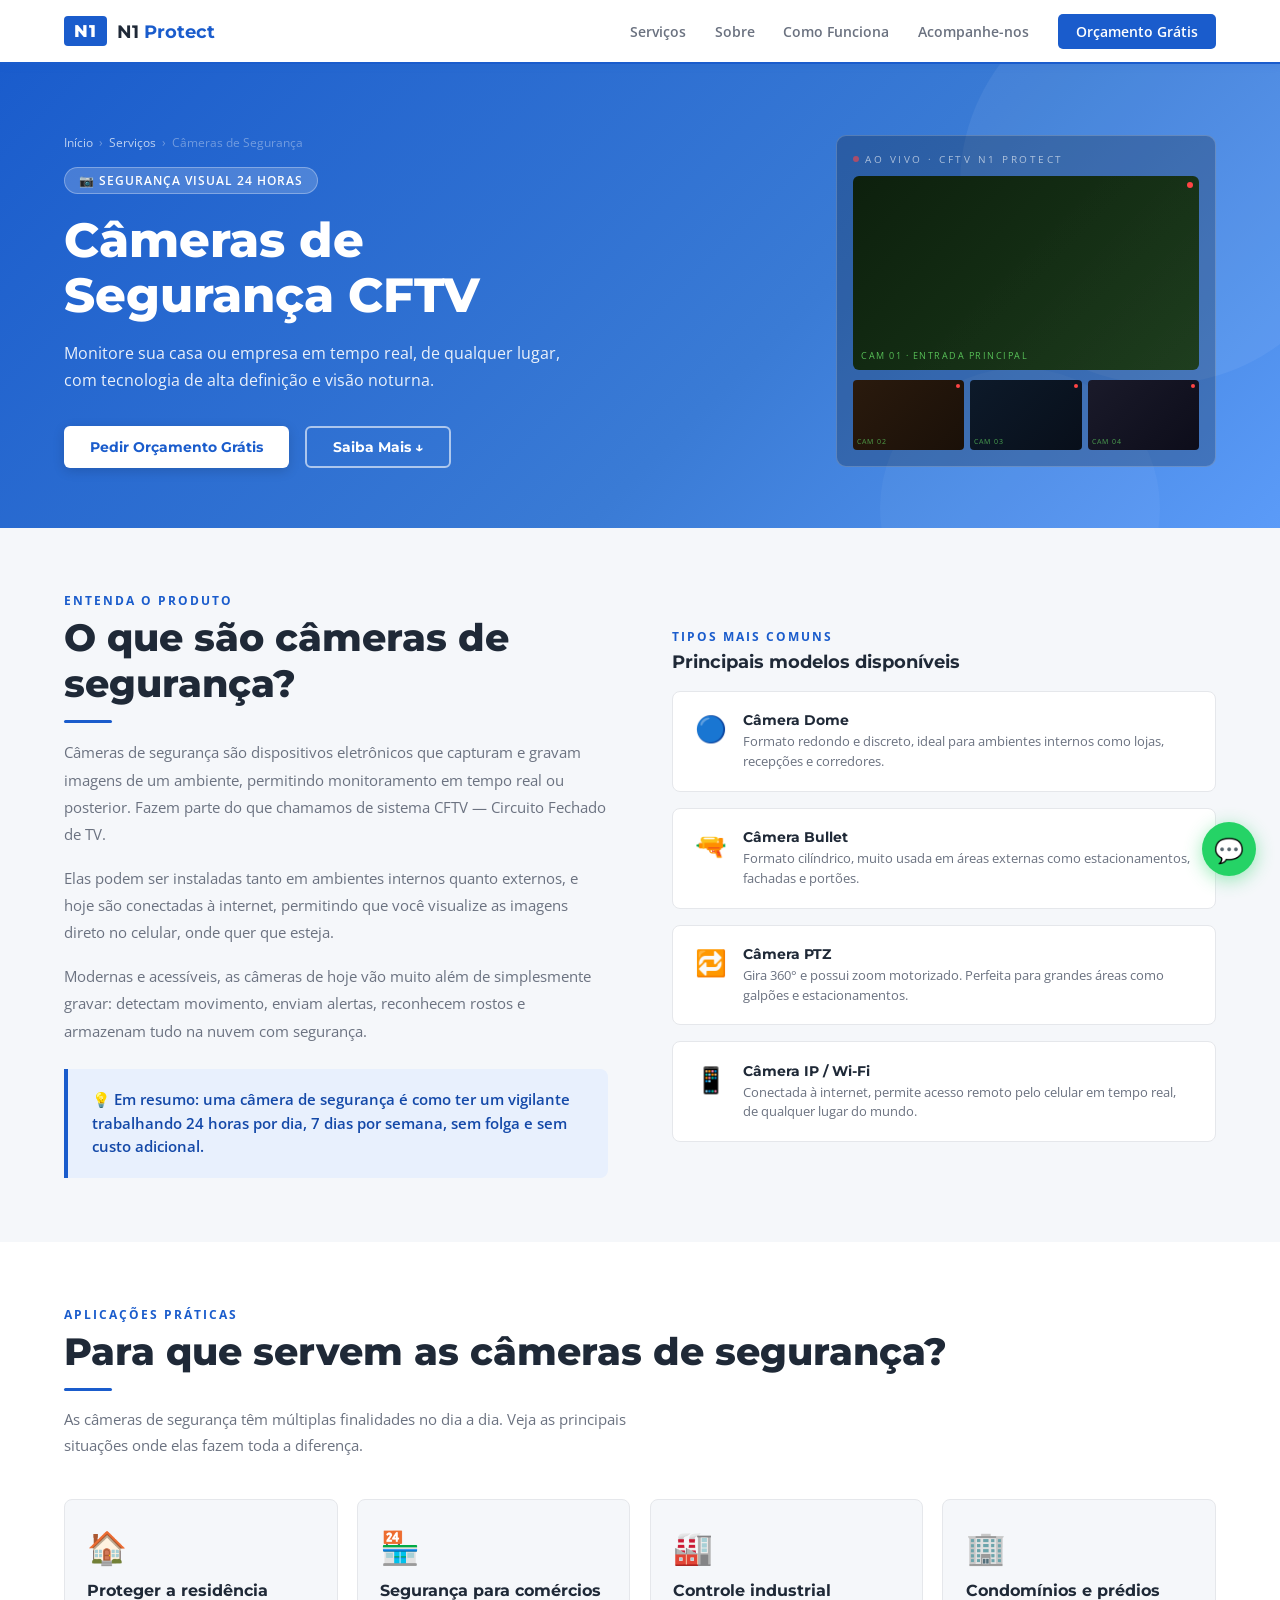
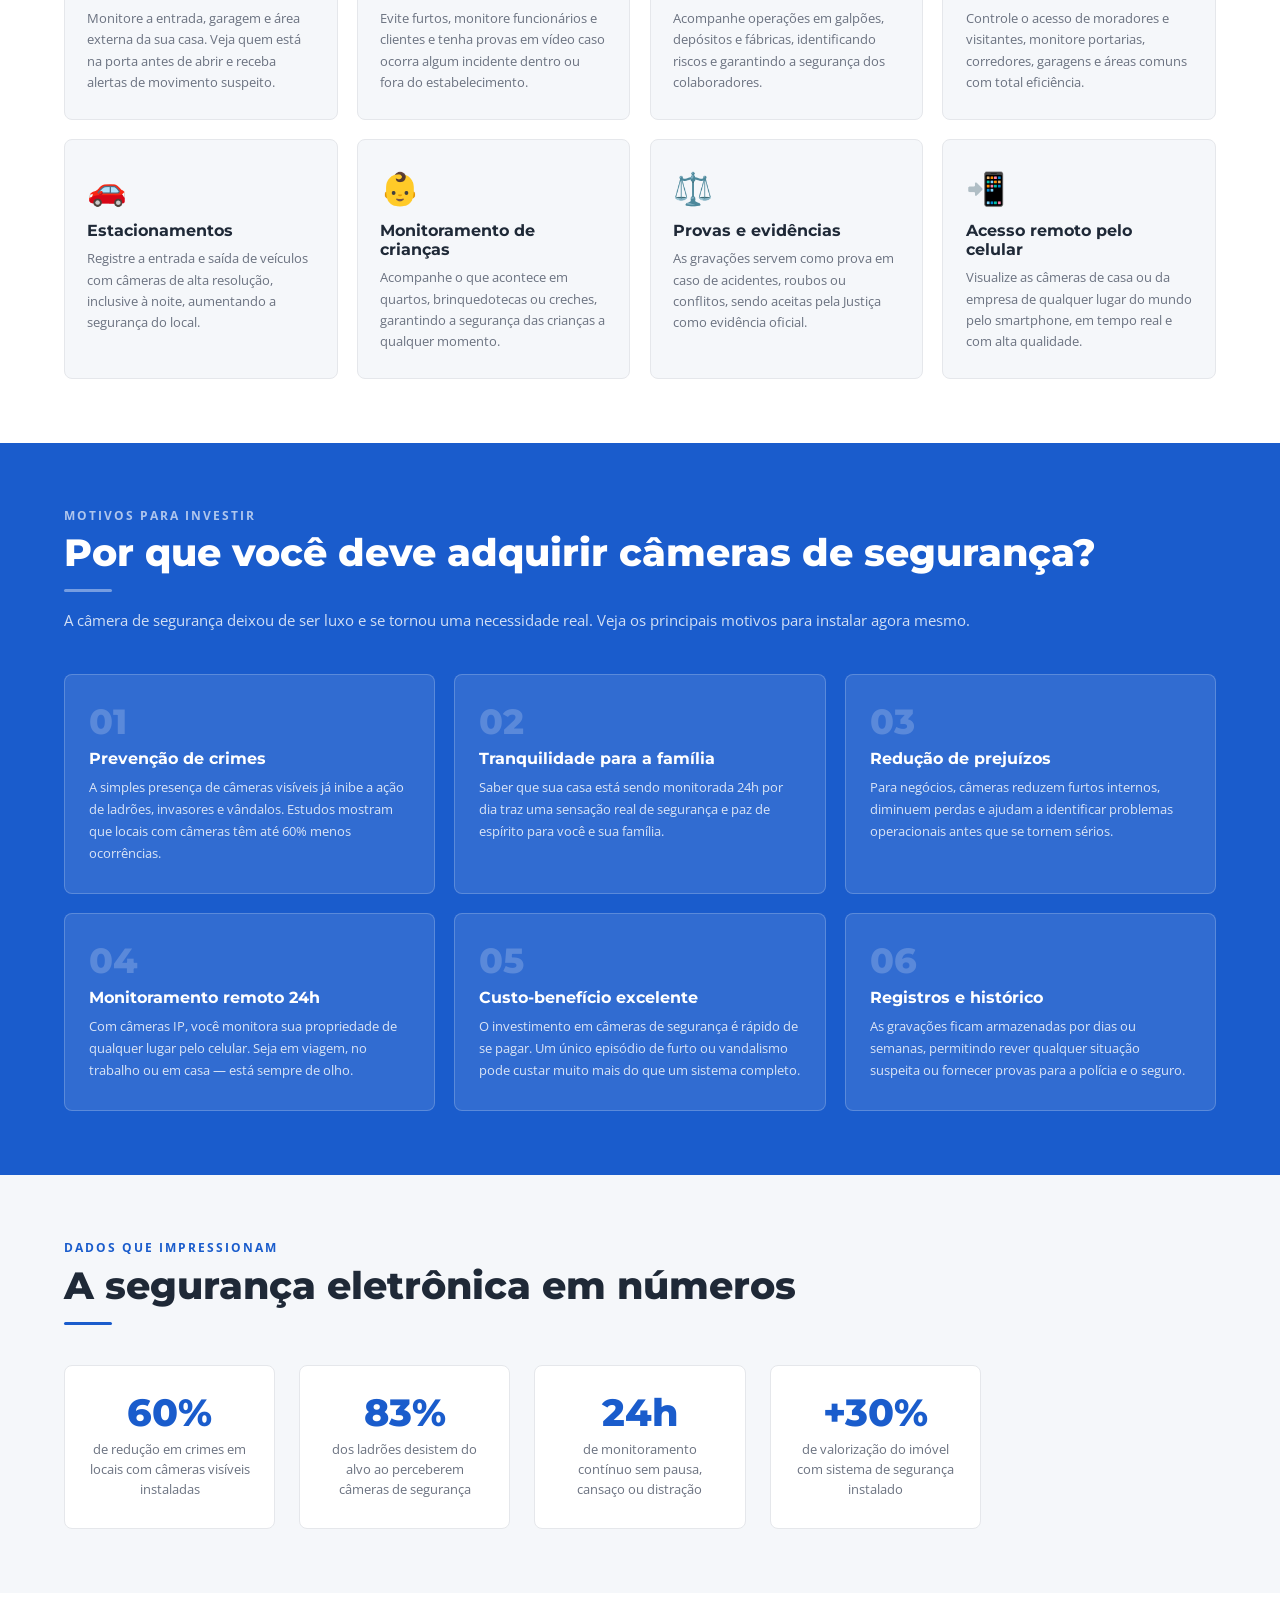
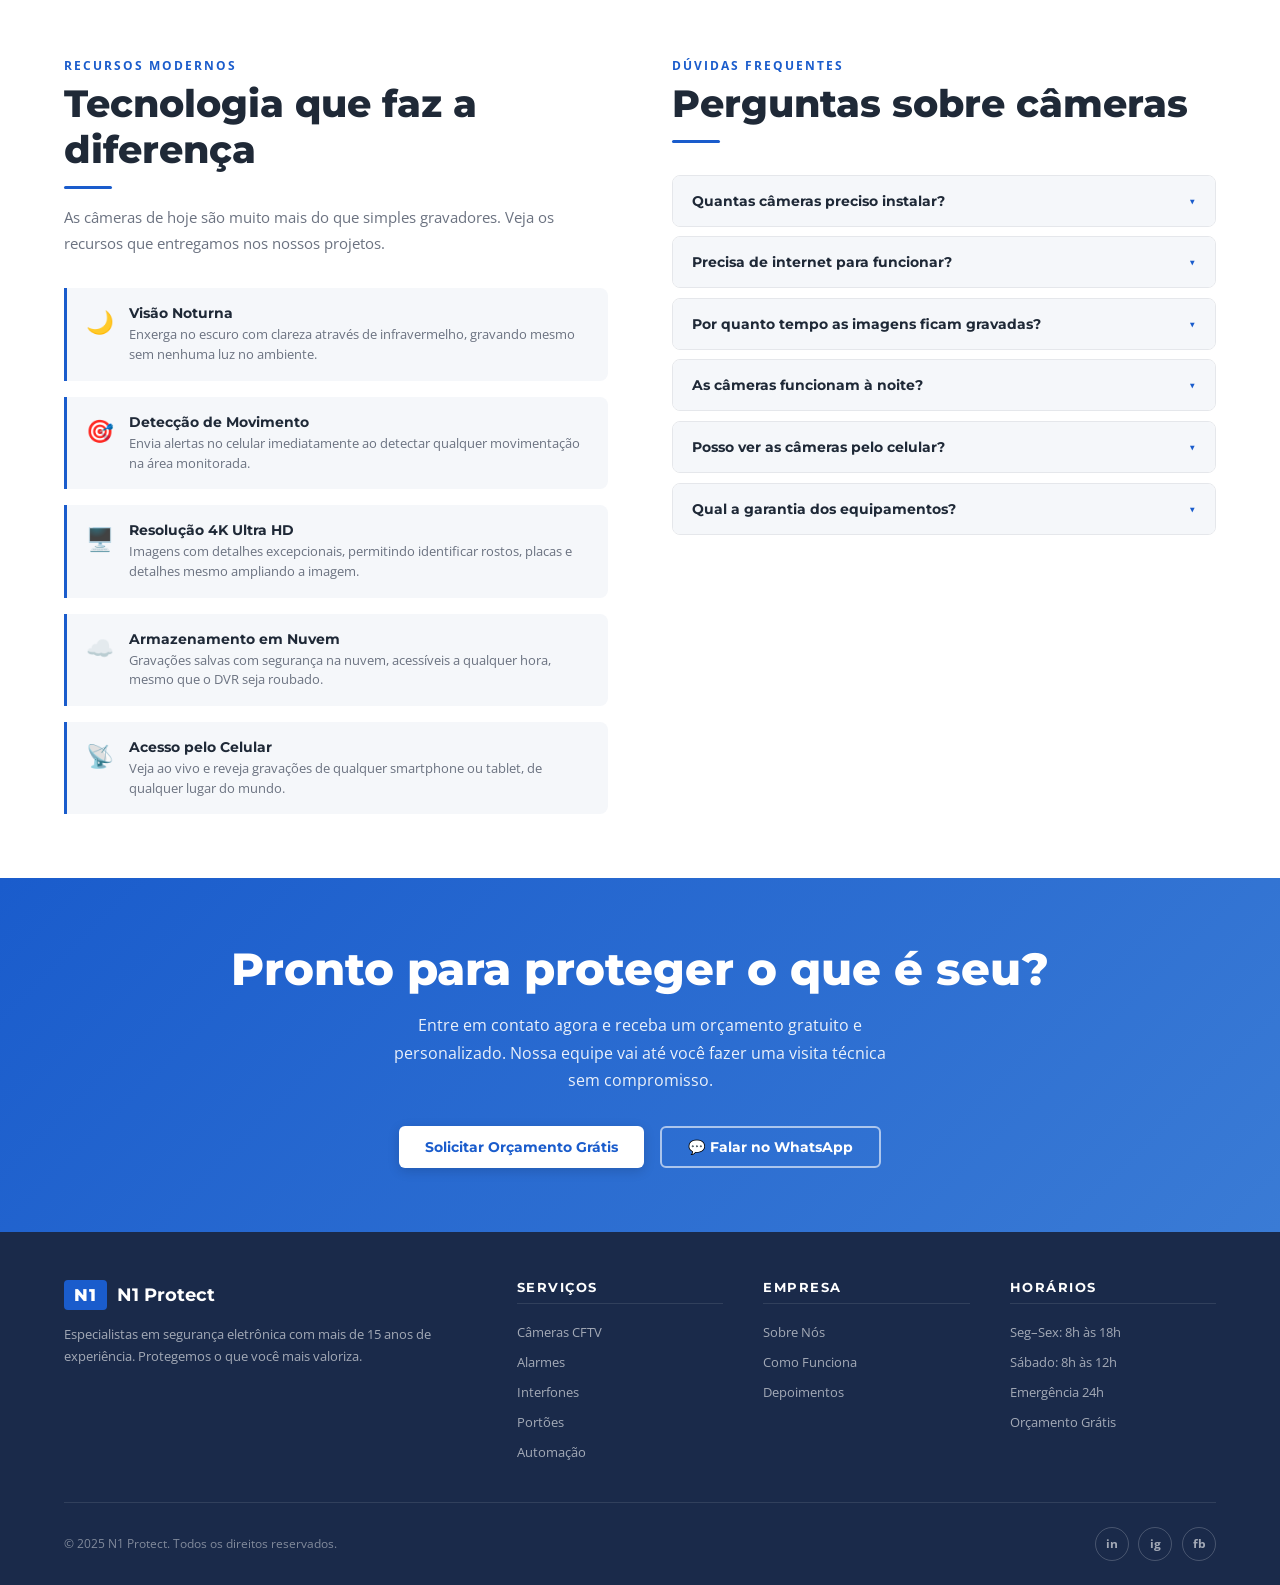
<file: services/cams.html>
<!DOCTYPE html>
<html lang="pt-BR">
<head>
<meta charset="UTF-8">
<meta name="viewport" content="width=device-width, initial-scale=1.0">
<title>Câmeras de Segurança – N1 Protect</title>
<link href="https://fonts.googleapis.com/css2?family=Montserrat:wght@400;600;700;800&family=Open+Sans:wght@400;500;600&display=swap" rel="stylesheet">
<style>
  :root {
    --blue: #1a5ccc;
    --blue-dark: #1348a8;
    --blue-light: #e8f0fd;
    --blue-mid: #3a7bd5;
    --white: #ffffff;
    --off-white: #f5f7fa;
    --gray: #6b7280;
    --gray-light: #e5e7eb;
    --text: #1f2937;
    --shadow: 0 2px 12px rgba(26,92,204,0.10);
    --shadow-card: 0 4px 18px rgba(0,0,0,0.08);
  }
 
  * { margin: 0; padding: 0; box-sizing: border-box; }
  html { scroll-behavior: smooth; }
  body { font-family: 'Open Sans', sans-serif; color: var(--text); background: var(--white); }
 
  /* ── NAV ── */
  nav {
    position: sticky; top: 0; z-index: 100;
    background: var(--white);
    border-bottom: 2px solid var(--blue);
    box-shadow: 0 2px 8px rgba(26,92,204,0.08);
    padding: 0 5%; height: 64px;
    display: flex; align-items: center; justify-content: space-between;
  }
  .logo { display: flex; align-items: center; gap: 10px; text-decoration: none; }
  .logo-box { background: var(--blue); color: var(--white); font-family: 'Montserrat', sans-serif; font-weight: 800; font-size: 1.05rem; padding: 5px 10px; border-radius: 4px; letter-spacing: 1px; }
  .logo-text { font-family: 'Montserrat', sans-serif; font-weight: 700; font-size: 1.15rem; color: var(--text); }
  .logo-text span { color: var(--blue); }
  .nav-links { display: flex; gap: 1.8rem; list-style: none; align-items: center; }
  .nav-links a { text-decoration: none; color: var(--gray); font-size: 0.88rem; font-weight: 600; transition: color 0.2s; }
  .nav-links a:hover { color: var(--blue); }
  .btn-nav { background: var(--blue); color: var(--white) !important; padding: 8px 18px; border-radius: 5px; transition: background 0.2s !important; }
  .btn-nav:hover { background: var(--blue-dark) !important; }
  .hamburger { display: none; flex-direction: column; gap: 5px; cursor: pointer; background: none; border: none; }
  .hamburger span { display: block; width: 24px; height: 2px; background: var(--text); border-radius: 2px; }
 
  /* ── HERO ── */
  #hero {
    background: linear-gradient(135deg, var(--blue) 0%, var(--blue-mid) 60%, #5b9bf8 100%);
    color: var(--white); padding: 70px 5% 60px;
    display: flex; align-items: center; gap: 4rem; flex-wrap: wrap;
    min-height: 420px; position: relative; overflow: hidden;
  }
  #hero::before { content:''; position:absolute; right:-80px; top:-80px; width:400px; height:400px; border-radius:50%; background:rgba(255,255,255,0.06); pointer-events:none; }
  #hero::after { content:''; position:absolute; right:120px; bottom:-120px; width:280px; height:280px; border-radius:50%; background:rgba(255,255,255,0.04); pointer-events:none; }
 
  .hero-content { flex: 1; min-width: 280px; position: relative; z-index: 1; }
  .breadcrumb { font-size: 0.78rem; opacity: 0.7; margin-bottom: 1rem; display: flex; align-items: center; gap: 6px; flex-wrap: wrap; }
  .breadcrumb a { color: var(--white); text-decoration: none; }
  .breadcrumb a:hover { text-decoration: underline; }
  .breadcrumb span { opacity: 0.5; }
  .hero-tag { display: inline-block; background: rgba(255,255,255,0.18); border: 1px solid rgba(255,255,255,0.3); padding: 4px 14px; border-radius: 20px; font-size: 0.75rem; font-weight: 600; letter-spacing: 1px; text-transform: uppercase; margin-bottom: 1.2rem; }
  .hero-content h1 { font-family: 'Montserrat', sans-serif; font-size: clamp(2rem, 5vw, 3rem); font-weight: 800; line-height: 1.15; margin-bottom: 1rem; }
  .hero-content p { font-size: 1rem; line-height: 1.7; opacity: 0.9; max-width: 520px; margin-bottom: 2rem; }
  .hero-btns { display: flex; gap: 1rem; flex-wrap: wrap; }
  .btn-white { background: var(--white); color: var(--blue); padding: 12px 26px; border-radius: 6px; font-family: 'Montserrat', sans-serif; font-size: 0.88rem; font-weight: 700; text-decoration: none; transition: transform 0.2s, box-shadow 0.2s; box-shadow: 0 3px 12px rgba(0,0,0,0.15); }
  .btn-white:hover { transform: translateY(-2px); box-shadow: 0 6px 20px rgba(0,0,0,0.2); }
  .btn-ghost { background: transparent; color: var(--white); border: 2px solid rgba(255,255,255,0.6); padding: 10px 26px; border-radius: 6px; font-family: 'Montserrat', sans-serif; font-size: 0.88rem; font-weight: 700; text-decoration: none; transition: background 0.2s; }
  .btn-ghost:hover { background: rgba(255,255,255,0.12); border-color: white; }
 
  .hero-visual { flex: 1; min-width: 240px; max-width: 380px; position: relative; z-index: 1; }
  .cam-showcase {
    background: rgba(0,0,0,0.22);
    border: 1px solid rgba(255,255,255,0.2);
    border-radius: 10px;
    padding: 16px;
    display: flex;
    flex-direction: column;
    gap: 10px;
  }
  .cam-showcase-title { font-size: 0.62rem; letter-spacing: 2.5px; text-transform: uppercase; opacity: 0.6; display: flex; align-items: center; gap: 6px; }
  .rec-dot { width: 6px; height: 6px; background: #ff4444; border-radius: 50%; animation: blink 1.5s infinite; display: inline-block; }
  @keyframes blink { 0%,100%{opacity:1} 50%{opacity:0.3} }
  .cam-main { aspect-ratio: 16/9; border-radius: 6px; background: linear-gradient(135deg, #0d200d, #1a3a1a); position: relative; overflow: hidden; display: flex; align-items: flex-end; padding: 8px; }
  .cam-main::before { content:''; position:absolute; inset:0; background: linear-gradient(135deg, transparent 40%, rgba(255,255,255,0.02)); }
  .cam-main-label { font-size: 0.55rem; letter-spacing: 1.5px; color: rgba(100,220,100,0.85); text-transform: uppercase; z-index:1; }
  .cam-rec-dot { position: absolute; top: 6px; right: 6px; width: 6px; height: 6px; background: #ff4444; border-radius: 50%; animation: blink 2s infinite; }
  .cam-thumbs { display: grid; grid-template-columns: 1fr 1fr 1fr; gap: 6px; }
  .cam-thumb { aspect-ratio: 16/10; border-radius: 4px; position: relative; overflow: hidden; display: flex; align-items: flex-end; padding: 4px; }
  .cam-thumb:nth-child(1){ background: linear-gradient(135deg,#2a1a0d,#1a1008); }
  .cam-thumb:nth-child(2){ background: linear-gradient(135deg,#0d1a2a,#080f1a); }
  .cam-thumb:nth-child(3){ background: linear-gradient(135deg,#1a1a2a,#0d0d1a); }
  .cam-thumb-label { font-size: 0.42rem; letter-spacing: 1px; color: rgba(100,220,100,0.7); text-transform: uppercase; z-index:1; }
  .cam-thumb-dot { position:absolute; top:4px; right:4px; width:4px; height:4px; background:#ff4444; border-radius:50%; animation: blink 2.5s infinite; }
 
  /* ── SECTIONS ── */
  section.padded { padding: 64px 5%; }
  .section-eyebrow { font-size: 0.75rem; font-weight: 700; letter-spacing: 2px; text-transform: uppercase; color: var(--blue); margin-bottom: 0.4rem; }
  .section-title { font-family: 'Montserrat', sans-serif; font-size: clamp(1.6rem, 3.5vw, 2.4rem); font-weight: 800; color: var(--text); margin-bottom: 0.8rem; line-height: 1.2; }
  .section-desc { font-size: 0.95rem; color: var(--gray); line-height: 1.7; max-width: 620px; }
  .divider { width: 48px; height: 3px; background: var(--blue); border-radius: 2px; margin: 12px 0 16px; }
 
  /* ── O QUE É ── */
  #oque { background: var(--off-white); }
  .oque-grid { display: grid; grid-template-columns: 1fr 1fr; gap: 4rem; align-items: center; }
  .oque-text p { font-size: 0.95rem; color: var(--gray); line-height: 1.8; margin-bottom: 1rem; }
  .highlight-box {
    background: var(--blue-light);
    border-left: 4px solid var(--blue);
    border-radius: 0 8px 8px 0;
    padding: 1.2rem 1.5rem;
    margin-top: 1.5rem;
  }
  .highlight-box p { font-size: 0.92rem; color: var(--blue-dark); font-weight: 600; margin: 0; line-height: 1.6; }
  .oque-visual { display: flex; flex-direction: column; gap: 1rem; }
  .type-card {
    background: var(--white);
    border: 1px solid var(--gray-light);
    border-radius: 8px;
    padding: 1.2rem 1.4rem;
    display: flex;
    align-items: flex-start;
    gap: 1rem;
    transition: border-color 0.2s, box-shadow 0.2s;
  }
  .type-card:hover { border-color: var(--blue); box-shadow: var(--shadow-card); }
  .type-card-icon { font-size: 1.6rem; flex-shrink: 0; }
  .type-card h4 { font-family: 'Montserrat', sans-serif; font-size: 0.9rem; font-weight: 700; color: var(--text); margin-bottom: 3px; }
  .type-card p { font-size: 0.82rem; color: var(--gray); line-height: 1.5; }
 
  /* ── PARA QUE SERVE ── */
  #paraqueserve { background: var(--white); }
  .uses-grid { display: grid; grid-template-columns: repeat(auto-fill, minmax(260px, 1fr)); gap: 1.2rem; margin-top: 2.5rem; }
  .use-card {
    background: var(--off-white);
    border: 1px solid var(--gray-light);
    border-radius: 8px;
    padding: 1.6rem 1.4rem;
    transition: border-color 0.2s, box-shadow 0.2s, transform 0.2s;
    position: relative;
    overflow: hidden;
  }
  .use-card:hover { border-color: var(--blue); box-shadow: var(--shadow-card); transform: translateY(-3px); }
  .use-card-bar { position: absolute; top: 0; left: 0; right: 0; height: 3px; background: var(--blue); border-radius: 8px 8px 0 0; transform: scaleX(0); transform-origin: left; transition: transform 0.3s; }
  .use-card:hover .use-card-bar { transform: scaleX(1); }
  .use-card-icon { font-size: 2rem; margin-bottom: 0.8rem; display: block; }
  .use-card h3 { font-family: 'Montserrat', sans-serif; font-size: 0.98rem; font-weight: 700; color: var(--text); margin-bottom: 0.5rem; }
  .use-card p { font-size: 0.83rem; color: var(--gray); line-height: 1.6; }
 
  /* ── POR QUE ADQUIRIR ── */
  #porqueadquirir { background: var(--blue); color: var(--white); }
  #porqueadquirir .section-eyebrow { color: rgba(255,255,255,0.65); }
  #porqueadquirir .section-title { color: var(--white); }
  #porqueadquirir .section-desc { color: rgba(255,255,255,0.8); max-width: 100%; }
  .reasons-grid { display: grid; grid-template-columns: repeat(auto-fill, minmax(280px, 1fr)); gap: 1.2rem; margin-top: 2.5rem; }
  .reason-card {
    background: rgba(255,255,255,0.1);
    border: 1px solid rgba(255,255,255,0.2);
    border-radius: 8px;
    padding: 1.8rem 1.5rem;
    transition: background 0.2s;
  }
  .reason-card:hover { background: rgba(255,255,255,0.16); }
  .reason-num {
    font-family: 'Montserrat', sans-serif;
    font-size: 2.2rem;
    font-weight: 800;
    color: rgba(255,255,255,0.2);
    line-height: 1;
    margin-bottom: 0.6rem;
  }
  .reason-card h3 { font-family: 'Montserrat', sans-serif; font-size: 1rem; font-weight: 700; margin-bottom: 0.5rem; }
  .reason-card p { font-size: 0.84rem; opacity: 0.82; line-height: 1.65; }
 
  /* ── STATS ── */
  #stats { background: var(--off-white); }
  .stats-grid { display: grid; grid-template-columns: repeat(auto-fill, minmax(200px, 1fr)); gap: 1.5rem; margin-top: 2.5rem; }
  .stat-card { background: var(--white); border: 1px solid var(--gray-light); border-radius: 8px; padding: 1.8rem 1.4rem; text-align: center; transition: border-color 0.2s, box-shadow 0.2s; }
  .stat-card:hover { border-color: var(--blue); box-shadow: var(--shadow-card); }
  .stat-big { font-family: 'Montserrat', sans-serif; font-size: 2.4rem; font-weight: 800; color: var(--blue); line-height: 1; margin-bottom: 0.4rem; }
  .stat-card p { font-size: 0.84rem; color: var(--gray); line-height: 1.5; }
 
  /* ── TECH ── */
  #tecnologia { background: var(--white); }
  .tech-grid { display: grid; grid-template-columns: 1fr 1fr; gap: 4rem; align-items: start; }
  .tech-list { display: flex; flex-direction: column; gap: 1rem; margin-top: 2rem; }
  .tech-item { display: flex; align-items: flex-start; gap: 0.9rem; padding: 1rem 1.2rem; background: var(--off-white); border-left: 3px solid var(--blue); border-radius: 0 8px 8px 0; transition: background 0.2s; }
  .tech-item:hover { background: var(--blue-light); }
  .tech-icon { font-size: 1.4rem; flex-shrink: 0; margin-top: 2px; }
  .tech-text h4 { font-family: 'Montserrat', sans-serif; font-size: 0.9rem; font-weight: 700; color: var(--text); margin-bottom: 3px; }
  .tech-text p { font-size: 0.82rem; color: var(--gray); line-height: 1.5; }
  .faq-list { display: flex; flex-direction: column; gap: 0.6rem; margin-top: 2rem; }
  .faq-item { border: 1px solid var(--gray-light); border-radius: 8px; overflow: hidden; }
  .faq-q { width: 100%; text-align: left; background: var(--off-white); border: none; padding: 1rem 1.2rem; font-family: 'Montserrat', sans-serif; font-size: 0.88rem; font-weight: 700; color: var(--text); cursor: pointer; display: flex; justify-content: space-between; align-items: center; gap: 1rem; transition: background 0.2s; }
  .faq-q:hover { background: var(--blue-light); }
  .faq-q .arrow { font-size: 0.7rem; transition: transform 0.3s; flex-shrink: 0; color: var(--blue); }
  .faq-q.open .arrow { transform: rotate(180deg); }
  .faq-a { display: none; padding: 0 1.2rem 1rem; font-size: 0.85rem; color: var(--gray); line-height: 1.7; background: var(--white); }
  .faq-a.open { display: block; }
 
  /* ── CTA ── */
  #cta {
    background: linear-gradient(135deg, var(--blue) 0%, var(--blue-mid) 100%);
    color: var(--white);
    padding: 64px 5%;
    text-align: center;
  }
  #cta h2 { font-family: 'Montserrat', sans-serif; font-size: clamp(1.8rem, 4vw, 2.8rem); font-weight: 800; margin-bottom: 1rem; }
  #cta p { font-size: 1rem; opacity: 0.9; max-width: 520px; margin: 0 auto 2rem; line-height: 1.7; }
  .cta-btns { display: flex; justify-content: center; gap: 1rem; flex-wrap: wrap; }
 
  /* ── FOOTER ── */
  footer { background: #1a2a4a; color: rgba(255,255,255,0.85); padding: 3rem 5% 1.5rem; }
  .footer-grid { display: grid; grid-template-columns: 2fr 1fr 1fr 1fr; gap: 2.5rem; margin-bottom: 2.5rem; }
  .footer-logo { margin-bottom: 0.8rem; }
  .footer-logo .logo-text { color: var(--white); }
  .footer-brand p { font-size: 0.82rem; line-height: 1.7; color: rgba(255,255,255,0.6); }
  .footer-col h5 { font-family: 'Montserrat', sans-serif; font-size: 0.8rem; font-weight: 700; letter-spacing: 1.5px; text-transform: uppercase; color: var(--white); margin-bottom: 1rem; padding-bottom: 0.5rem; border-bottom: 1px solid rgba(255,255,255,0.1); }
  .footer-col ul { list-style: none; display: flex; flex-direction: column; gap: 0.5rem; }
  .footer-col ul li a { font-size: 0.82rem; color: rgba(255,255,255,0.6); text-decoration: none; transition: color 0.2s; }
  .footer-col ul li a:hover { color: var(--white); }
  .footer-bottom { border-top: 1px solid rgba(255,255,255,0.1); padding-top: 1.5rem; display: flex; justify-content: space-between; align-items: center; flex-wrap: wrap; gap: 1rem; }
  .footer-bottom p { font-size: 0.75rem; color: rgba(255,255,255,0.45); }
  .social-links { display: flex; gap: 0.6rem; }
  .social-link { width: 34px; height: 34px; border: 1px solid rgba(255,255,255,0.2); border-radius: 50%; display: flex; align-items: center; justify-content: center; font-size: 0.75rem; font-weight: 700; color: rgba(255,255,255,0.6); text-decoration: none; transition: all 0.2s; }
  .social-link:hover { border-color: white; color: white; background: rgba(255,255,255,0.08); }
 
  /* ── WHATSAPP ── */
  .whatsapp-float { position: fixed; bottom: 24px; right: 24px; background: #25d366; color: white; font-size: 1.5rem; width: 54px; height: 54px; border-radius: 50%; display: flex; align-items: center; justify-content: center; box-shadow: 0 4px 18px rgba(37,211,102,0.45); text-decoration: none; z-index: 99; transition: transform 0.2s; }
  .whatsapp-float:hover { transform: scale(1.08); }
 
  /* ── MOBILE MENU ── */
  .mobile-menu { display: none; position: fixed; inset: 0; background: rgba(255,255,255,0.98); z-index: 200; flex-direction: column; align-items: center; justify-content: center; gap: 1.8rem; }
  .mobile-menu.open { display: flex; }
  .mobile-menu a { font-family: 'Montserrat', sans-serif; font-size: 1.5rem; font-weight: 700; color: var(--text); text-decoration: none; transition: color 0.2s; }
  .mobile-menu a:hover { color: var(--blue); }
  .mobile-close { position: absolute; top: 20px; right: 24px; font-size: 1.6rem; background: none; border: none; cursor: pointer; color: var(--gray); }
 
  /* ── REVEAL ── */
  .reveal { opacity: 0; transform: translateY(20px); transition: opacity 0.6s ease, transform 0.6s ease; }
  .reveal.visible { opacity: 1; transform: none; }
 
  /* ── RESPONSIVE ── */
  @media (max-width: 900px) {
    .oque-grid, .tech-grid { grid-template-columns: 1fr; gap: 2.5rem; }
    .footer-grid { grid-template-columns: 1fr 1fr; }
    .hero-visual { display: none; }
  }
  @media (max-width: 640px) {
    .nav-links { display: none; }
    .hamburger { display: flex; }
    .footer-grid { grid-template-columns: 1fr; }
  }
</style>
</head>
<body>
 
<!-- MOBILE MENU -->
<div class="mobile-menu" id="mobileMenu">
  <button class="mobile-close" onclick="closeMobileMenu()">✕</button>
  <a href="n1protect.html" onclick="closeMobileMenu()">Início</a>
  <a href="n1protect.html#servicos" onclick="closeMobileMenu()">Serviços</a>
  <a href="n1protect.html#sobre" onclick="closeMobileMenu()">Sobre</a>
  <a href="n1protect.html#contato" onclick="closeMobileMenu()">Contato</a>
</div>
 
<!-- NAVBAR -->
<nav>
  <a href="../inicio" class="logo">
    <div class="logo-box">N1</div>
    <span class="logo-text">N1 <span>Protect</span></span>
  </a>
  <ul class="nav-links">
    <li><a href="../inicio#servicos">Serviços</a></li>
    <li><a href="../inicio#sobre">Sobre</a></li>
    <li><a href="../inicio#processo">Como Funciona</a></li>
    <li><a href="../inicio#depoimentos">Acompanhe-nos</a></li>
    <li><a href="../inicio#contato" class="btn-nav">Orçamento Grátis</a></li>
  </ul>
  <button class="hamburger" onclick="document.getElementById('mobileMenu').classList.add('open')">
    <span></span><span></span><span></span>
  </button>
</nav>
 
<!-- ── HERO ── -->
<section id="hero">
  <div class="hero-content">
    <div class="breadcrumb">
      <a href="../inicio">Início</a>
      <span>›</span>
      <a href="../inicio#servicos">Serviços</a>
      <span>›</span>
      <span>Câmeras de Segurança</span>
    </div>
    <div class="hero-tag">📷 Segurança visual 24 horas</div>
    <h1>Câmeras de<br>Segurança CFTV</h1>
    <p>Monitore sua casa ou empresa em tempo real, de qualquer lugar, com tecnologia de alta definição e visão noturna.</p>
    <div class="hero-btns">
      <a href="n1protect.html#contato" class="btn-white">Pedir Orçamento Grátis</a>
      <a href="#oque" class="btn-ghost">Saiba Mais ↓</a>
    </div>
  </div>
  <div class="hero-visual">
    <div class="cam-showcase">
      <div class="cam-showcase-title"><span class="rec-dot"></span> AO VIVO · CFTV N1 PROTECT</div>
      <div class="cam-main">
        <div class="cam-rec-dot"></div>
        <span class="cam-main-label">CAM 01 · ENTRADA PRINCIPAL</span>
      </div>
      <div class="cam-thumbs">
        <div class="cam-thumb"><div class="cam-thumb-dot"></div><span class="cam-thumb-label">CAM 02</span></div>
        <div class="cam-thumb"><div class="cam-thumb-dot"></div><span class="cam-thumb-label">CAM 03</span></div>
        <div class="cam-thumb"><div class="cam-thumb-dot"></div><span class="cam-thumb-label">CAM 04</span></div>
      </div>
    </div>
  </div>
</section>
 
<!-- ── O QUE SÃO ── -->
<section id="oque" class="padded">
  <div class="oque-grid">
    <div class="oque-text reveal">
      <div class="section-eyebrow">Entenda o produto</div>
      <h2 class="section-title">O que são câmeras de segurança?</h2>
      <div class="divider"></div>
      <p>Câmeras de segurança são dispositivos eletrônicos que capturam e gravam imagens de um ambiente, permitindo monitoramento em tempo real ou posterior. Fazem parte do que chamamos de sistema CFTV — Circuito Fechado de TV.</p>
      <p>Elas podem ser instaladas tanto em ambientes internos quanto externos, e hoje são conectadas à internet, permitindo que você visualize as imagens direto no celular, onde quer que esteja.</p>
      <p>Modernas e acessíveis, as câmeras de hoje vão muito além de simplesmente gravar: detectam movimento, enviam alertas, reconhecem rostos e armazenam tudo na nuvem com segurança.</p>
      <div class="highlight-box">
        <p>💡 Em resumo: uma câmera de segurança é como ter um vigilante trabalhando 24 horas por dia, 7 dias por semana, sem folga e sem custo adicional.</p>
      </div>
    </div>
    <div class="reveal">
      <div class="section-eyebrow">Tipos mais comuns</div>
      <h3 style="font-family:'Montserrat',sans-serif;font-size:1.1rem;font-weight:700;margin-bottom:1.2rem;color:var(--text)">Principais modelos disponíveis</h3>
      <div class="oque-visual">
        <div class="type-card">
          <span class="type-card-icon">🔵</span>
          <div><h4>Câmera Dome</h4><p>Formato redondo e discreto, ideal para ambientes internos como lojas, recepções e corredores.</p></div>
        </div>
        <div class="type-card">
          <span class="type-card-icon">🔫</span>
          <div><h4>Câmera Bullet</h4><p>Formato cilíndrico, muito usada em áreas externas como estacionamentos, fachadas e portões.</p></div>
        </div>
        <div class="type-card">
          <span class="type-card-icon">🔁</span>
          <div><h4>Câmera PTZ</h4><p>Gira 360° e possui zoom motorizado. Perfeita para grandes áreas como galpões e estacionamentos.</p></div>
        </div>
        <div class="type-card">
          <span class="type-card-icon">📱</span>
          <div><h4>Câmera IP / Wi-Fi</h4><p>Conectada à internet, permite acesso remoto pelo celular em tempo real, de qualquer lugar do mundo.</p></div>
        </div>
      </div>
    </div>
  </div>
</section>
 
<!-- ── PARA QUE SERVE ── -->
<section id="paraqueserve" class="padded">
  <div class="reveal">
    <div class="section-eyebrow">Aplicações práticas</div>
    <h2 class="section-title">Para que servem as câmeras de segurança?</h2>
    <div class="divider"></div>
    <p class="section-desc">As câmeras de segurança têm múltiplas finalidades no dia a dia. Veja as principais situações onde elas fazem toda a diferença.</p>
  </div>
  <div class="uses-grid reveal">
    <div class="use-card">
      <div class="use-card-bar"></div>
      <span class="use-card-icon">🏠</span>
      <h3>Proteger a residência</h3>
      <p>Monitore a entrada, garagem e área externa da sua casa. Veja quem está na porta antes de abrir e receba alertas de movimento suspeito.</p>
    </div>
    <div class="use-card">
      <div class="use-card-bar"></div>
      <span class="use-card-icon">🏪</span>
      <h3>Segurança para comércios</h3>
      <p>Evite furtos, monitore funcionários e clientes e tenha provas em vídeo caso ocorra algum incidente dentro ou fora do estabelecimento.</p>
    </div>
    <div class="use-card">
      <div class="use-card-bar"></div>
      <span class="use-card-icon">🏭</span>
      <h3>Controle industrial</h3>
      <p>Acompanhe operações em galpões, depósitos e fábricas, identificando riscos e garantindo a segurança dos colaboradores.</p>
    </div>
    <div class="use-card">
      <div class="use-card-bar"></div>
      <span class="use-card-icon">🏢</span>
      <h3>Condomínios e prédios</h3>
      <p>Controle o acesso de moradores e visitantes, monitore portarias, corredores, garagens e áreas comuns com total eficiência.</p>
    </div>
    <div class="use-card">
      <div class="use-card-bar"></div>
      <span class="use-card-icon">🚗</span>
      <h3>Estacionamentos</h3>
      <p>Registre a entrada e saída de veículos com câmeras de alta resolução, inclusive à noite, aumentando a segurança do local.</p>
    </div>
    <div class="use-card">
      <div class="use-card-bar"></div>
      <span class="use-card-icon">👶</span>
      <h3>Monitoramento de crianças</h3>
      <p>Acompanhe o que acontece em quartos, brinquedotecas ou creches, garantindo a segurança das crianças a qualquer momento.</p>
    </div>
    <div class="use-card">
      <div class="use-card-bar"></div>
      <span class="use-card-icon">⚖️</span>
      <h3>Provas e evidências</h3>
      <p>As gravações servem como prova em caso de acidentes, roubos ou conflitos, sendo aceitas pela Justiça como evidência oficial.</p>
    </div>
    <div class="use-card">
      <div class="use-card-bar"></div>
      <span class="use-card-icon">📲</span>
      <h3>Acesso remoto pelo celular</h3>
      <p>Visualize as câmeras de casa ou da empresa de qualquer lugar do mundo pelo smartphone, em tempo real e com alta qualidade.</p>
    </div>
  </div>
</section>
 
<!-- ── POR QUE ADQUIRIR ── -->
<section id="porqueadquirir" class="padded">
  <div class="reveal">
    <div class="section-eyebrow">Motivos para investir</div>
    <h2 class="section-title">Por que você deve adquirir câmeras de segurança?</h2>
    <div class="divider" style="background:rgba(255,255,255,0.4)"></div>
    <p class="section-desc">A câmera de segurança deixou de ser luxo e se tornou uma necessidade real. Veja os principais motivos para instalar agora mesmo.</p>
  </div>
  <div class="reasons-grid reveal">
    <div class="reason-card">
      <div class="reason-num">01</div>
      <h3>Prevenção de crimes</h3>
      <p>A simples presença de câmeras visíveis já inibe a ação de ladrões, invasores e vândalos. Estudos mostram que locais com câmeras têm até 60% menos ocorrências.</p>
    </div>
    <div class="reason-card">
      <div class="reason-num">02</div>
      <h3>Tranquilidade para a família</h3>
      <p>Saber que sua casa está sendo monitorada 24h por dia traz uma sensação real de segurança e paz de espírito para você e sua família.</p>
    </div>
    <div class="reason-card">
      <div class="reason-num">03</div>
      <h3>Redução de prejuízos</h3>
      <p>Para negócios, câmeras reduzem furtos internos, diminuem perdas e ajudam a identificar problemas operacionais antes que se tornem sérios.</p>
    </div>
    <div class="reason-card">
      <div class="reason-num">04</div>
      <h3>Monitoramento remoto 24h</h3>
      <p>Com câmeras IP, você monitora sua propriedade de qualquer lugar pelo celular. Seja em viagem, no trabalho ou em casa — está sempre de olho.</p>
    </div>
    <div class="reason-card">
      <div class="reason-num">05</div>
      <h3>Custo-benefício excelente</h3>
      <p>O investimento em câmeras de segurança é rápido de se pagar. Um único episódio de furto ou vandalismo pode custar muito mais do que um sistema completo.</p>
    </div>
    <div class="reason-card">
      <div class="reason-num">06</div>
      <h3>Registros e histórico</h3>
      <p>As gravações ficam armazenadas por dias ou semanas, permitindo rever qualquer situação suspeita ou fornecer provas para a polícia e o seguro.</p>
    </div>
  </div>
</section>
 
<!-- ── ESTATÍSTICAS ── -->
<section id="stats" class="padded">
  <div class="reveal">
    <div class="section-eyebrow">Dados que impressionam</div>
    <h2 class="section-title">A segurança eletrônica em números</h2>
    <div class="divider"></div>
  </div>
  <div class="stats-grid reveal">
    <div class="stat-card">
      <div class="stat-big">60%</div>
      <p>de redução em crimes em locais com câmeras visíveis instaladas</p>
    </div>
    <div class="stat-card">
      <div class="stat-big">83%</div>
      <p>dos ladrões desistem do alvo ao perceberem câmeras de segurança</p>
    </div>
    <div class="stat-card">
      <div class="stat-big">24h</div>
      <p>de monitoramento contínuo sem pausa, cansaço ou distração</p>
    </div>
    <div class="stat-card">
      <div class="stat-big">+30%</div>
      <p>de valorização do imóvel com sistema de segurança instalado</p>
    </div>
  </div>
</section>
 
<!-- ── TECNOLOGIA + FAQ ── -->
<section id="tecnologia" class="padded">
  <div class="tech-grid">
    <div class="reveal">
      <div class="section-eyebrow">Recursos modernos</div>
      <h2 class="section-title">Tecnologia que faz a diferença</h2>
      <div class="divider"></div>
      <p class="section-desc">As câmeras de hoje são muito mais do que simples gravadores. Veja os recursos que entregamos nos nossos projetos.</p>
      <div class="tech-list">
        <div class="tech-item"><span class="tech-icon">🌙</span><div class="tech-text"><h4>Visão Noturna</h4><p>Enxerga no escuro com clareza através de infravermelho, gravando mesmo sem nenhuma luz no ambiente.</p></div></div>
        <div class="tech-item"><span class="tech-icon">🎯</span><div class="tech-text"><h4>Detecção de Movimento</h4><p>Envia alertas no celular imediatamente ao detectar qualquer movimentação na área monitorada.</p></div></div>
        <div class="tech-item"><span class="tech-icon">🖥️</span><div class="tech-text"><h4>Resolução 4K Ultra HD</h4><p>Imagens com detalhes excepcionais, permitindo identificar rostos, placas e detalhes mesmo ampliando a imagem.</p></div></div>
        <div class="tech-item"><span class="tech-icon">☁️</span><div class="tech-text"><h4>Armazenamento em Nuvem</h4><p>Gravações salvas com segurança na nuvem, acessíveis a qualquer hora, mesmo que o DVR seja roubado.</p></div></div>
        <div class="tech-item"><span class="tech-icon">📡</span><div class="tech-text"><h4>Acesso pelo Celular</h4><p>Veja ao vivo e reveja gravações de qualquer smartphone ou tablet, de qualquer lugar do mundo.</p></div></div>
      </div>
    </div>
    <div class="reveal">
      <div class="section-eyebrow">Dúvidas frequentes</div>
      <h2 class="section-title">Perguntas sobre câmeras</h2>
      <div class="divider"></div>
      <div class="faq-list">
        <div class="faq-item">
          <button class="faq-q" onclick="toggleFaq(this)">Quantas câmeras preciso instalar? <span class="arrow">▼</span></button>
          <div class="faq-a">Depende do tamanho e das características do local. Para uma residência pequena, geralmente 2 a 4 câmeras são suficientes. Para um comércio ou empresa, fazemos uma visita técnica gratuita para indicar o número ideal.</div>
        </div>
        <div class="faq-item">
          <button class="faq-q" onclick="toggleFaq(this)">Precisa de internet para funcionar? <span class="arrow">▼</span></button>
          <div class="faq-a">As câmeras convencionais gravem no DVR local e não precisam de internet. Já câmeras IP e Wi-Fi precisam de conexão para o acesso remoto e envio de alertas. Trabalhamos com ambos os tipos.</div>
        </div>
        <div class="faq-item">
          <button class="faq-q" onclick="toggleFaq(this)">Por quanto tempo as imagens ficam gravadas? <span class="arrow">▼</span></button>
          <div class="faq-a">Depende da capacidade do HD e da quantidade de câmeras. O mais comum é entre 15 e 30 dias de gravação contínua. Podemos configurar de acordo com a sua necessidade.</div>
        </div>
        <div class="faq-item">
          <button class="faq-q" onclick="toggleFaq(this)">As câmeras funcionam à noite? <span class="arrow">▼</span></button>
          <div class="faq-a">Sim! Todas as câmeras que instalamos possuem visão noturna por infravermelho, garantindo imagens claras mesmo em ambientes completamente escuros.</div>
        </div>
        <div class="faq-item">
          <button class="faq-q" onclick="toggleFaq(this)">Posso ver as câmeras pelo celular? <span class="arrow">▼</span></button>
          <div class="faq-a">Sim! Configuramos o acesso remoto para que você possa ver as imagens ao vivo e as gravações direto no seu smartphone ou tablet, de qualquer lugar.</div>
        </div>
        <div class="faq-item">
          <button class="faq-q" onclick="toggleFaq(this)">Qual a garantia dos equipamentos? <span class="arrow">▼</span></button>
          <div class="faq-a">Os equipamentos possuem garantia do fabricante (em geral 1 a 2 anos), além da garantia da nossa mão de obra. Também oferecemos planos de manutenção preventiva.</div>
        </div>
      </div>
    </div>
  </div>
</section>
 
<!-- ── CTA ── -->
<section id="cta">
  <h2>Pronto para proteger o que é seu?</h2>
  <p>Entre em contato agora e receba um orçamento gratuito e personalizado. Nossa equipe vai até você fazer uma visita técnica sem compromisso.</p>
  <div class="cta-btns">
    <a href="n1protect.html#contato" class="btn-white">Solicitar Orçamento Grátis</a>
    <a href="https://wa.me/5500000000000" class="btn-ghost">💬 Falar no WhatsApp</a>
  </div>
</section>
 
<!-- ── FOOTER ── -->
<footer>
  <div class="footer-grid">
    <div class="footer-brand">
      <div class="footer-logo"><a href="n1protect.html" class="logo"><div class="logo-box">N1</div><span class="logo-text">N1 Protect</span></a></div>
      <p>Especialistas em segurança eletrônica com mais de 15 anos de experiência. Protegemos o que você mais valoriza.</p>
    </div>
    <div class="footer-col"><h5>Serviços</h5><ul><li><a href="#">Câmeras CFTV</a></li><li><a href="#">Alarmes</a></li><li><a href="#">Interfones</a></li><li><a href="#">Portões</a></li><li><a href="#">Automação</a></li></ul></div>
    <div class="footer-col"><h5>Empresa</h5><ul><li><a href="n1protect.html#sobre">Sobre Nós</a></li><li><a href="n1protect.html#processo">Como Funciona</a></li><li><a href="n1protect.html#depoimentos">Depoimentos</a></li></ul></div>
    <div class="footer-col"><h5>Horários</h5><ul><li><a href="#">Seg–Sex: 8h às 18h</a></li><li><a href="#">Sábado: 8h às 12h</a></li><li><a href="#">Emergência 24h</a></li><li><a href="n1protect.html#contato">Orçamento Grátis</a></li></ul></div>
  </div>
  <div class="footer-bottom">
    <p>© 2025 N1 Protect. Todos os direitos reservados.</p>
    <div class="social-links">
      <a href="#" class="social-link">in</a>
      <a href="#" class="social-link">ig</a>
      <a href="#" class="social-link">fb</a>
    </div>
  </div>
</footer>
 
<a href="https://wa.me/5500000000000" class="whatsapp-float" title="WhatsApp">💬</a>
 
<script>
  function closeMobileMenu() { document.getElementById('mobileMenu').classList.remove('open'); }
 
  // REVEAL
  const obs = new IntersectionObserver(entries => {
    entries.forEach((e, i) => { if (e.isIntersecting) setTimeout(() => e.target.classList.add('visible'), i * 60); });
  }, { threshold: 0.1 });
  document.querySelectorAll('.reveal').forEach(el => obs.observe(el));
 
  // FAQ
  function toggleFaq(btn) {
    const answer = btn.nextElementSibling;
    const isOpen = btn.classList.contains('open');
    document.querySelectorAll('.faq-q').forEach(b => { b.classList.remove('open'); b.nextElementSibling.classList.remove('open'); });
    if (!isOpen) { btn.classList.add('open'); answer.classList.add('open'); }
  }
 
  // Smooth scroll para ancora interna
  document.querySelector('a[href="#oque"]').addEventListener('click', e => {
    e.preventDefault();
    document.getElementById('oque').scrollIntoView({ behavior: 'smooth' });
  });
</script>
</body>
</html>
</file>
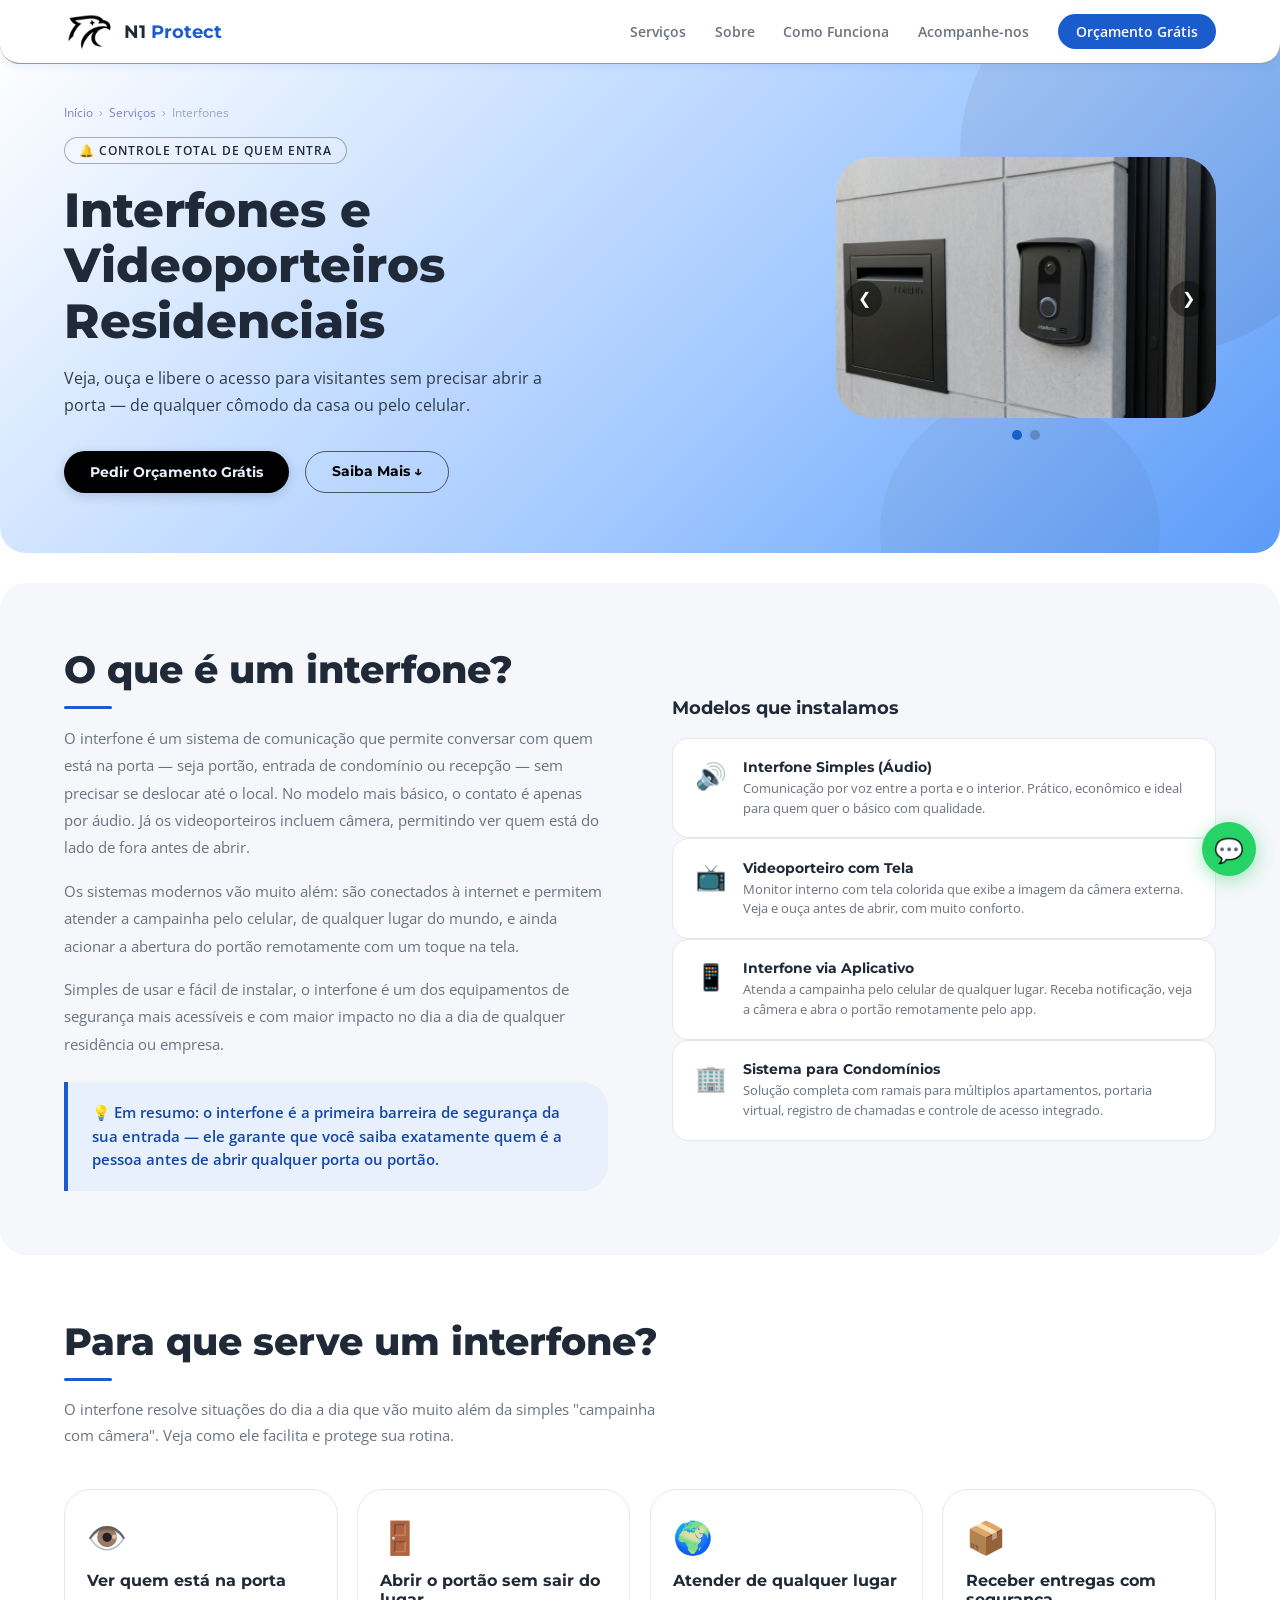
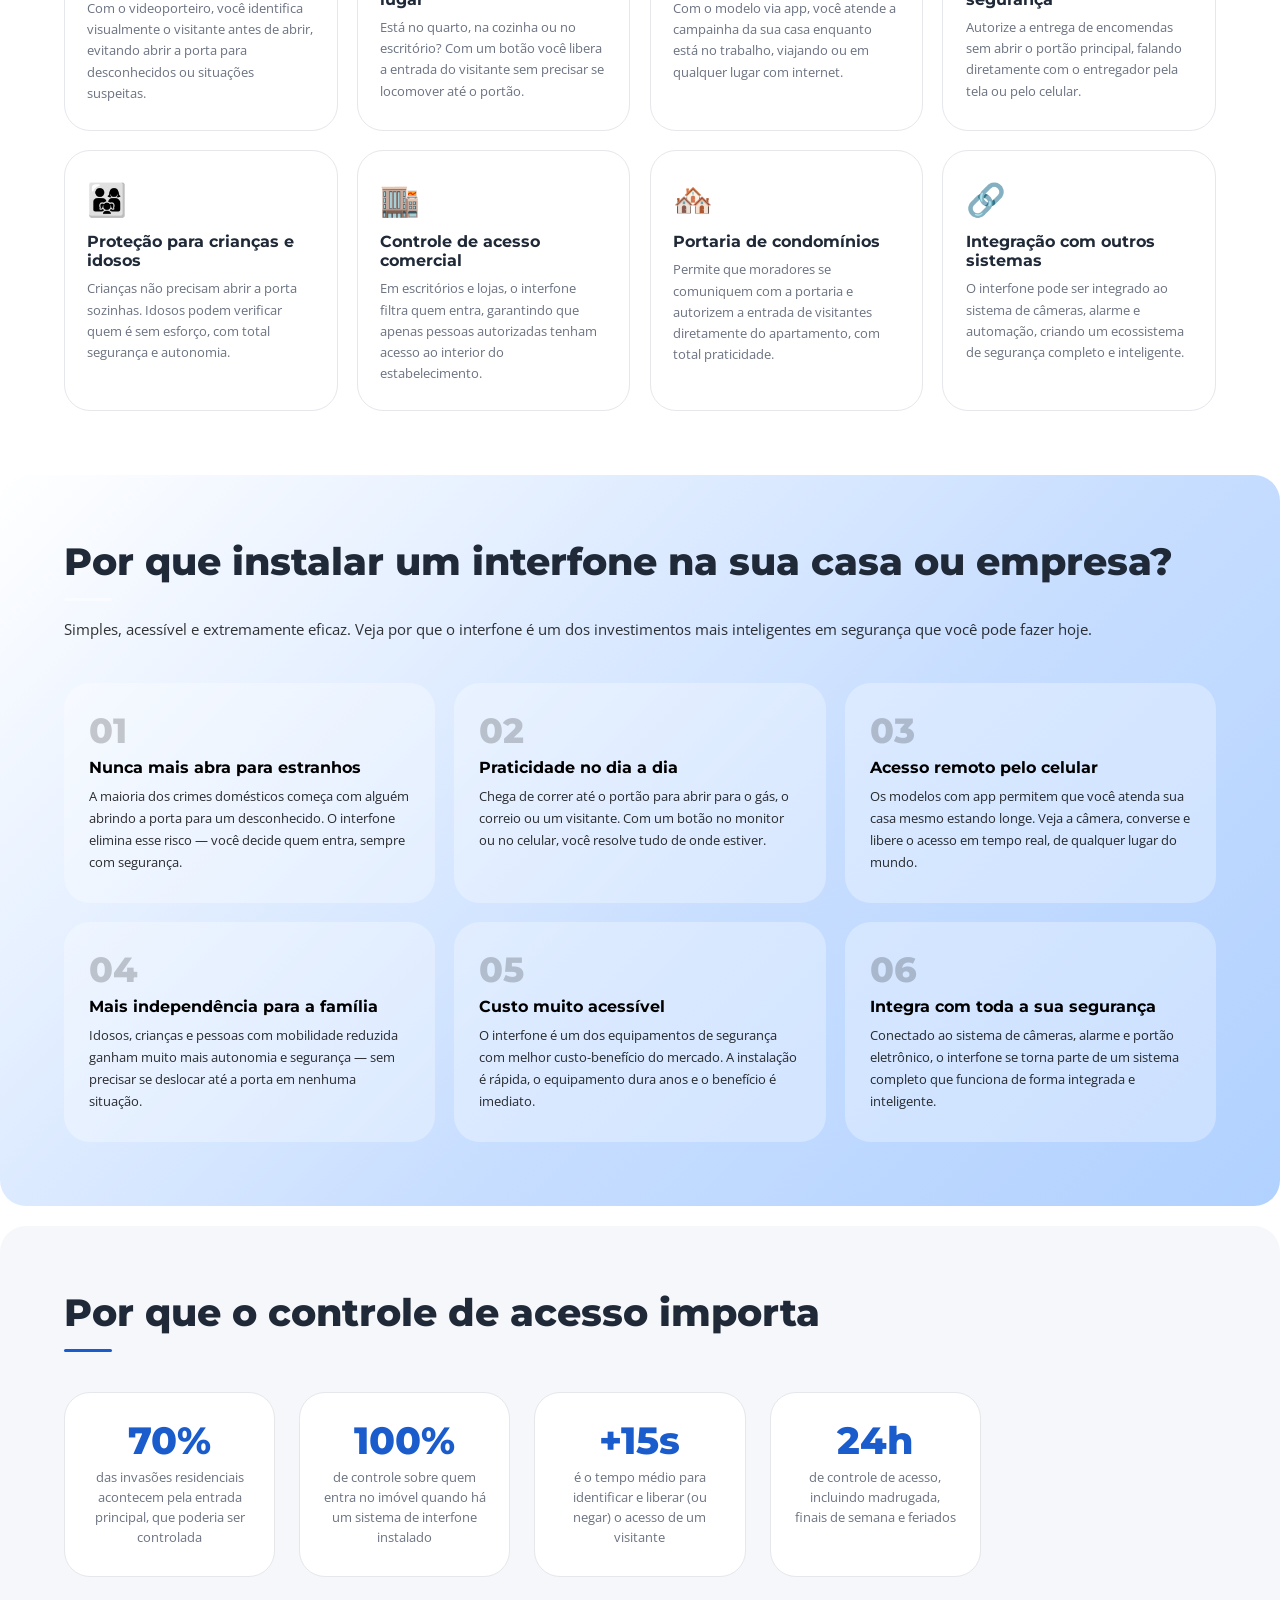
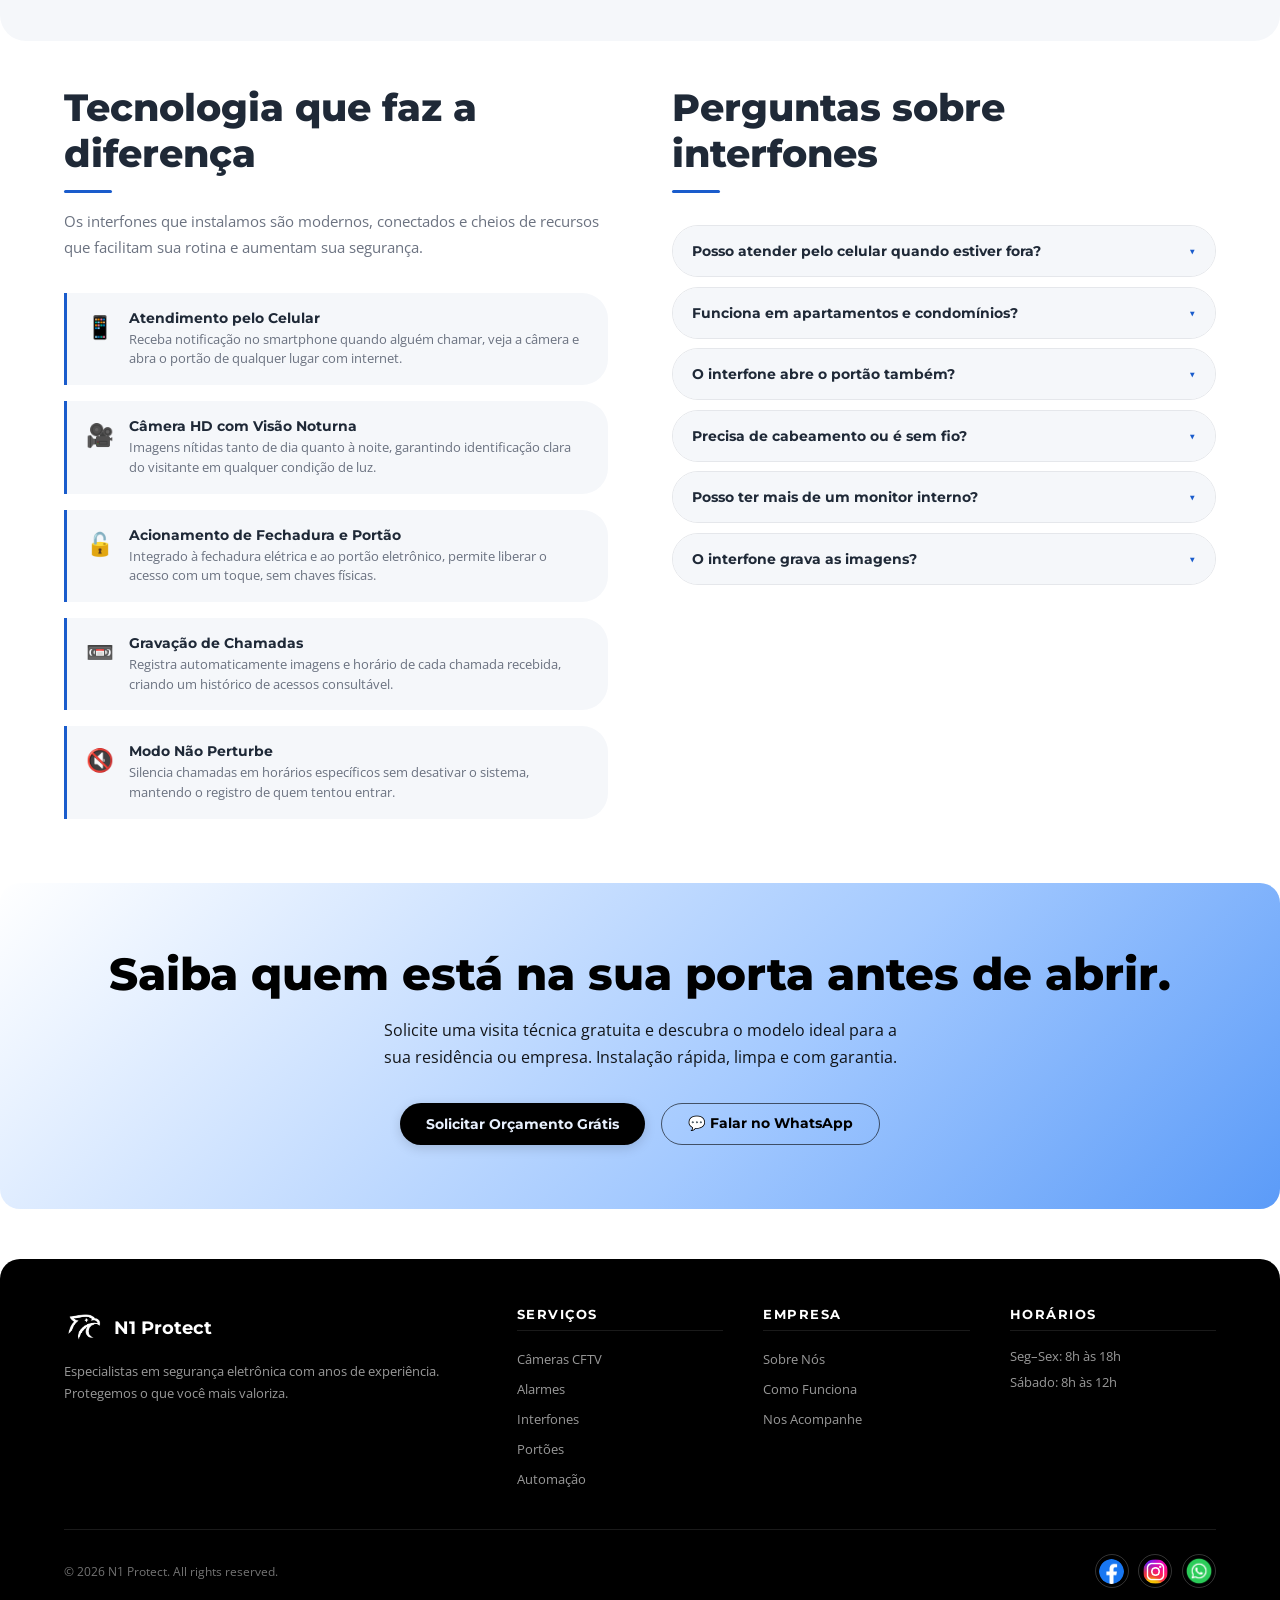
<file: services/interfones.html>
<!DOCTYPE html>
<html lang="pt-BR">
<head>
<meta charset="UTF-8">
<meta name="viewport" content="width=device-width, initial-scale=1.0">
<title>Interfones | N1 Protect</title>

<link rel="icon" type="image/png" href="/favicon.png">
<link rel="stylesheet" href="/services/styles.css">
<link href="https://fonts.googleapis.com/css2?family=Montserrat:wght@400;600;700;800&family=Open+Sans:wght@400;500;600&display=swap" rel="stylesheet">
</head>
<body>

<!-- MOBILE MENU -->
<div class="mobile-menu" id="mobileMenu">
  <button class="mobile-close" onclick="closeMobileMenu()">✕</button>
  <a href="../inicio" onclick="closeMobileMenu()">Início</a>
  <a href="../inicio#servicos" onclick="closeMobileMenu()">Serviços</a>
  <a href="../inicio#sobre" onclick="closeMobileMenu()">Sobre</a>
  <a href="../inicio#contato" onclick="closeMobileMenu()">Contato</a>
</div>

<!-- NAVBAR -->
<nav>
  <a href="../inicio/#" class="logo" style="display: flex; align-items: center; text-decoration: none;">
    <div style="display: flex; align-items: center; margin-bottom: 0;">
      <img src="../n1protectlogo.png" style="width: 50px; height: auto; display: block;" alt="Logo N1 Protect"/>
    </div>
    <span class="logo-text">N1 <span>Protect</span></span>
  </a>
  <ul class="nav-links">
    <li><a href="../inicio#servicos">Serviços</a></li>
    <li><a href="../inicio#sobre">Sobre</a></li>
    <li><a href="../inicio#processo">Como Funciona</a></li>
    <li><a href="../inicio#acompanhe-nos">Acompanhe-nos</a></li>
    <li><a href="../inicio#contato" class="btn-nav">Orçamento Grátis</a></li>
  </ul>
  <button class="hamburger" onclick="document.getElementById('mobileMenu').classList.add('open')">
    <span></span><span></span><span></span>
  </button>
</nav>

<!-- HERO -->
<section id="hero">
  <div class="hero-content">
    <div class="breadcrumb">
      <a href="../inicio">Início</a>
      <span>›</span>
      <a href="../inicio#servicos">Serviços</a>
      <span>›</span>
      <span>Interfones</span>
    </div>
    <div class="hero-tag">🔔 Controle total de quem entra</div>
    <h1>Interfones e<br>Videoporteiros<br>Residenciais</h1>
    <p>Veja, ouça e libere o acesso para visitantes sem precisar abrir a porta — de qualquer cômodo da casa ou pelo celular.</p>
    <div class="hero-btns">
      <a href="../inicio#contato" class="btn-white">Pedir Orçamento Grátis</a>
      <a href="#oque" class="btn-ghost">Saiba Mais ↓</a>
    </div>
  </div>
  <div class="hero-visual">

    <div class="carousel-container">
      <div class="carousel-slide">
        <img src="../images/interfone-n1.png" alt="Interfone 1">
        <img src="../images/interfone-n.png" alt="Interfone 2">
      </div>

      <button id="prevBtn">&#10094;</button>
      <button id="nextBtn">&#10095;</button>

      <div class="carousel-dots">
        <span class="dot active"></span>
        <span class="dot"></span>
      </div>
    </div>
       
  </div>
</section>

<!-- O QUE SÃO -->
<section id="oque" class="padded">
  <div class="oque-grid">
    <div class="oque-text reveal">
      <div class="section-eyebrow">Entenda o produto</div>
      <h2 class="section-title">O que é um interfone?</h2>
      <div class="divider"></div>
      <p>O interfone é um sistema de comunicação que permite conversar com quem está na porta — seja portão, entrada de condomínio ou recepção — sem precisar se deslocar até o local. No modelo mais básico, o contato é apenas por áudio. Já os videoporteiros incluem câmera, permitindo ver quem está do lado de fora antes de abrir.</p>
      <p>Os sistemas modernos vão muito além: são conectados à internet e permitem atender a campainha pelo celular, de qualquer lugar do mundo, e ainda acionar a abertura do portão remotamente com um toque na tela.</p>
      <p>Simples de usar e fácil de instalar, o interfone é um dos equipamentos de segurança mais acessíveis e com maior impacto no dia a dia de qualquer residência ou empresa.</p>
      <div class="highlight-box">
        <p>💡 Em resumo: o interfone é a primeira barreira de segurança da sua entrada — ele garante que você saiba exatamente quem é a pessoa antes de abrir qualquer porta ou portão.</p>
      </div>
    </div>
    <div class="reveal">
      <div class="section-eyebrow">Tipos disponíveis</div>
      <h3 style="font-family:'Montserrat',sans-serif;font-size:1.1rem;font-weight:700;margin-bottom:1.2rem;color:var(--text)">Modelos que instalamos</h3>
      <div class="type-card">
        <span class="type-card-icon">🔊</span>
        <div><h4>Interfone Simples (Áudio)</h4><p>Comunicação por voz entre a porta e o interior. Prático, econômico e ideal para quem quer o básico com qualidade.</p></div>
      </div>
      <div class="type-card">
        <span class="type-card-icon">📺</span>
        <div><h4>Videoporteiro com Tela</h4><p>Monitor interno com tela colorida que exibe a imagem da câmera externa. Veja e ouça antes de abrir, com muito conforto.</p></div>
      </div>
      <div class="type-card">
        <span class="type-card-icon">📱</span>
        <div><h4>Interfone via Aplicativo</h4><p>Atenda a campainha pelo celular de qualquer lugar. Receba notificação, veja a câmera e abra o portão remotamente pelo app.</p></div>
      </div>
      <div class="type-card">
        <span class="type-card-icon">🏢</span>
        <div><h4>Sistema para Condomínios</h4><p>Solução completa com ramais para múltiplos apartamentos, portaria virtual, registro de chamadas e controle de acesso integrado.</p></div>
      </div>
    </div>
  </div>
</section>

<!-- PARA QUE SERVE -->
<section id="paraqueserve" class="padded">
  <div class="reveal">
    <div class="section-eyebrow">Aplicações práticas</div>
    <h2 class="section-title">Para que serve um interfone?</h2>
    <div class="divider"></div>
    <p class="section-desc">O interfone resolve situações do dia a dia que vão muito além da simples "campainha com câmera". Veja como ele facilita e protege sua rotina.</p>
  </div>
  <div class="uses-grid reveal">
    <div class="use-card">
      <div class="use-card-bar"></div>
      <span class="use-card-icon">👁️</span>
      <h3>Ver quem está na porta</h3>
      <p>Com o videoporteiro, você identifica visualmente o visitante antes de abrir, evitando abrir a porta para desconhecidos ou situações suspeitas.</p>
    </div>
    <div class="use-card">
      <div class="use-card-bar"></div>
      <span class="use-card-icon">🚪</span>
      <h3>Abrir o portão sem sair do lugar</h3>
      <p>Está no quarto, na cozinha ou no escritório? Com um botão você libera a entrada do visitante sem precisar se locomover até o portão.</p>
    </div>
    <div class="use-card">
      <div class="use-card-bar"></div>
      <span class="use-card-icon">🌍</span>
      <h3>Atender de qualquer lugar</h3>
      <p>Com o modelo via app, você atende a campainha da sua casa enquanto está no trabalho, viajando ou em qualquer lugar com internet.</p>
    </div>
    <div class="use-card">
      <div class="use-card-bar"></div>
      <span class="use-card-icon">📦</span>
      <h3>Receber entregas com segurança</h3>
      <p>Autorize a entrega de encomendas sem abrir o portão principal, falando diretamente com o entregador pela tela ou pelo celular.</p>
    </div>
    <div class="use-card">
      <div class="use-card-bar"></div>
      <span class="use-card-icon">👨‍👩‍👧</span>
      <h3>Proteção para crianças e idosos</h3>
      <p>Crianças não precisam abrir a porta sozinhas. Idosos podem verificar quem é sem esforço, com total segurança e autonomia.</p>
    </div>
    <div class="use-card">
      <div class="use-card-bar"></div>
      <span class="use-card-icon">🏬</span>
      <h3>Controle de acesso comercial</h3>
      <p>Em escritórios e lojas, o interfone filtra quem entra, garantindo que apenas pessoas autorizadas tenham acesso ao interior do estabelecimento.</p>
    </div>
    <div class="use-card">
      <div class="use-card-bar"></div>
      <span class="use-card-icon">🏘️</span>
      <h3>Portaria de condomínios</h3>
      <p>Permite que moradores se comuniquem com a portaria e autorizem a entrada de visitantes diretamente do apartamento, com total praticidade.</p>
    </div>
    <div class="use-card">
      <div class="use-card-bar"></div>
      <span class="use-card-icon">🔗</span>
      <h3>Integração com outros sistemas</h3>
      <p>O interfone pode ser integrado ao sistema de câmeras, alarme e automação, criando um ecossistema de segurança completo e inteligente.</p>
    </div>
  </div>
</section>

<!-- POR QUE ADQUIRIR -->
<section id="porqueadquirir" class="padded">
  <div class="reveal">
    <div class="section-eyebrow">Motivos para investir</div>
    <h2 class="section-title">Por que instalar um interfone na sua casa ou empresa?</h2>
    <div class="divider" style="background:rgba(255,255,255,0.4)"></div>
    <p class="section-desc">Simples, acessível e extremamente eficaz. Veja por que o interfone é um dos investimentos mais inteligentes em segurança que você pode fazer hoje.</p>
  </div>
  <div class="reasons-grid reveal">
    <div class="reason-card">
      <div class="reason-num">01</div>
      <h3>Nunca mais abra para estranhos</h3>
      <p>A maioria dos crimes domésticos começa com alguém abrindo a porta para um desconhecido. O interfone elimina esse risco — você decide quem entra, sempre com segurança.</p>
    </div>
    <div class="reason-card">
      <div class="reason-num">02</div>
      <h3>Praticidade no dia a dia</h3>
      <p>Chega de correr até o portão para abrir para o gás, o correio ou um visitante. Com um botão no monitor ou no celular, você resolve tudo de onde estiver.</p>
    </div>
    <div class="reason-card">
      <div class="reason-num">03</div>
      <h3>Acesso remoto pelo celular</h3>
      <p>Os modelos com app permitem que você atenda sua casa mesmo estando longe. Veja a câmera, converse e libere o acesso em tempo real, de qualquer lugar do mundo.</p>
    </div>
    <div class="reason-card">
      <div class="reason-num">04</div>
      <h3>Mais independência para a família</h3>
      <p>Idosos, crianças e pessoas com mobilidade reduzida ganham muito mais autonomia e segurança — sem precisar se deslocar até a porta em nenhuma situação.</p>
    </div>
    <div class="reason-card">
      <div class="reason-num">05</div>
      <h3>Custo muito acessível</h3>
      <p>O interfone é um dos equipamentos de segurança com melhor custo-benefício do mercado. A instalação é rápida, o equipamento dura anos e o benefício é imediato.</p>
    </div>
    <div class="reason-card">
      <div class="reason-num">06</div>
      <h3>Integra com toda a sua segurança</h3>
      <p>Conectado ao sistema de câmeras, alarme e portão eletrônico, o interfone se torna parte de um sistema completo que funciona de forma integrada e inteligente.</p>
    </div>
  </div>
</section>

<!-- ESTATÍSTICAS -->
<section id="stats" class="padded">
  <div class="reveal">
    <div class="section-eyebrow">Dados relevantes</div>
    <h2 class="section-title">Por que o controle de acesso importa</h2>
    <div class="divider"></div>
  </div>
  <div class="stats-grid reveal">
    <div class="stat-card">
      <div class="stat-big">70%</div>
      <p>das invasões residenciais acontecem pela entrada principal, que poderia ser controlada</p>
    </div>
    <div class="stat-card">
      <div class="stat-big">100%</div>
      <p>de controle sobre quem entra no imóvel quando há um sistema de interfone instalado</p>
    </div>
    <div class="stat-card">
      <div class="stat-big">+15s</div>
      <p>é o tempo médio para identificar e liberar (ou negar) o acesso de um visitante</p>
    </div>
    <div class="stat-card">
      <div class="stat-big">24h</div>
      <p>de controle de acesso, incluindo madrugada, finais de semana e feriados</p>
    </div>
  </div>
</section>

<!-- TECNOLOGIA + FAQ -->
<section id="tecnologia" class="padded">
  <div class="tech-grid">
    <div class="reveal">
      <div class="section-eyebrow">Recursos modernos</div>
      <h2 class="section-title">Tecnologia que faz a diferença</h2>
      <div class="divider"></div>
      <p class="section-desc">Os interfones que instalamos são modernos, conectados e cheios de recursos que facilitam sua rotina e aumentam sua segurança.</p>
      <div class="tech-list">
        <div class="tech-item"><span class="tech-icon">📱</span><div class="tech-text"><h4>Atendimento pelo Celular</h4><p>Receba notificação no smartphone quando alguém chamar, veja a câmera e abra o portão de qualquer lugar com internet.</p></div></div>
        <div class="tech-item"><span class="tech-icon">🎥</span><div class="tech-text"><h4>Câmera HD com Visão Noturna</h4><p>Imagens nítidas tanto de dia quanto à noite, garantindo identificação clara do visitante em qualquer condição de luz.</p></div></div>
        <div class="tech-item"><span class="tech-icon">🔓</span><div class="tech-text"><h4>Acionamento de Fechadura e Portão</h4><p>Integrado à fechadura elétrica e ao portão eletrônico, permite liberar o acesso com um toque, sem chaves físicas.</p></div></div>
        <div class="tech-item"><span class="tech-icon">📼</span><div class="tech-text"><h4>Gravação de Chamadas</h4><p>Registra automaticamente imagens e horário de cada chamada recebida, criando um histórico de acessos consultável.</p></div></div>
        <div class="tech-item"><span class="tech-icon">🔇</span><div class="tech-text"><h4>Modo Não Perturbe</h4><p>Silencia chamadas em horários específicos sem desativar o sistema, mantendo o registro de quem tentou entrar.</p></div></div>
      </div>
    </div>
    <div class="reveal">
      <div class="section-eyebrow">Dúvidas frequentes</div>
      <h2 class="section-title">Perguntas sobre interfones</h2>
      <div class="divider"></div>
      <div class="faq-list">
        <div class="faq-item">
          <button class="faq-q" onclick="toggleFaq(this)">Posso atender pelo celular quando estiver fora? <span class="arrow">▼</span></button>
          <div class="faq-a">Sim! Os modelos com Wi-Fi enviam notificação no seu smartphone assim que alguém chamar. Você vê a câmera, conversa com o visitante e abre o portão — tudo pelo aplicativo, de qualquer lugar.</div>
        </div>
        <div class="faq-item">
          <button class="faq-q" onclick="toggleFaq(this)">Funciona em apartamentos e condomínios? <span class="arrow">▼</span></button>
          <div class="faq-a">Sim! Temos sistemas específicos para condomínios com ramais individuais por apartamento, integração com portaria virtual e controle de acesso por biometria ou cartão.</div>
        </div>
        <div class="faq-item">
          <button class="faq-q" onclick="toggleFaq(this)">O interfone abre o portão também? <span class="arrow">▼</span></button>
          <div class="faq-a">Sim, quando integrado ao portão eletrônico ou à fechadura elétrica. Com um botão no monitor ou no app, você aciona a abertura sem precisar ir até o portão.</div>
        </div>
        <div class="faq-item">
          <button class="faq-q" onclick="toggleFaq(this)">Precisa de cabeamento ou é sem fio? <span class="arrow">▼</span></button>
          <div class="faq-a">Existem os dois tipos. Os cabeados são mais estáveis e recomendados para instalações novas. Os sem fio (Wi-Fi) são ideais para retrofit em imóveis onde não se quer fazer obras.</div>
        </div>
        <div class="faq-item">
          <button class="faq-q" onclick="toggleFaq(this)">Posso ter mais de um monitor interno? <span class="arrow">▼</span></button>
          <div class="faq-a">Sim! É possível instalar monitores em múltiplos cômodos — sala, quarto, cozinha — todos recebendo a chamada ao mesmo tempo, e qualquer um pode atender e abrir.</div>
        </div>
        <div class="faq-item">
          <button class="faq-q" onclick="toggleFaq(this)">O interfone grava as imagens? <span class="arrow">▼</span></button>
          <div class="faq-a">Os modelos mais completos registram foto ou vídeo automaticamente a cada chamada, com data e hora, criando um histórico de acessos que fica salvo no aparelho ou no aplicativo.</div>
        </div>
      </div>
    </div>
  </div>
</section>

<!-- CTA -->
<section id="cta">
  <h2>Saiba quem está na sua porta antes de abrir.</h2>
  <p>Solicite uma visita técnica gratuita e descubra o modelo ideal para a sua residência ou empresa. Instalação rápida, limpa e com garantia.</p>
  <div class="cta-btns">
    <a href="../inicio#contato" class="btn-white">Solicitar Orçamento Grátis</a>
    <a href="https://wa.me/5542991529344" class="btn-ghost">💬 Falar no WhatsApp</a>
  </div>
</section>

<!-- FOOTER -->
<footer>
  <div class="footer-grid">
    <div class="footer-brand">
      <div class="footer-logo"><a href="#" class="logo">
        <img src="../n1protectlogo2w.png" class="logo" alt="N1 Protect Logo" style="width: 40px; height: auto; justify-content: center;
 align-items: center;">
        <span class="logo-text">N1 Protect</span></a></div>
      <p>Especialistas em segurança eletrônica com anos de experiência. Protegemos o que você mais valoriza.</p>
    </div>
    <div class="footer-col"><h5>Serviços</h5><ul><li><a href="../services/cameras">Câmeras CFTV</a></li><li><a href="../services/alarmes">Alarmes</a></li><li><a href="../services/interfones">Interfones</a></li><li><a href="../services/portões-eletrônicos">Portões</a></li><li><a href="../services/automação-residencial">Automação</a></li></ul></div>
    <div class="footer-col"><h5>Empresa</h5><ul><li><a href="../inicio#sobre">Sobre Nós</a></li><li><a href="../inicio#processo">Como Funciona</a></li><li><a href="../inicio#acompanhe-nos">Nos Acompanhe</a></li></ul></div>
    <div class="footer-col"><h5>Horários</h5><ul><li><div class="footer-text">Seg–Sex: 8h às 18h</div></li><li><div class="footer-text">Sábado: 8h às 12h</div></li></ul></div>
  </div>
  <div class="footer-bottom">
    <p>© 2026 N1 Protect. All rights reserved.</p>
    <div class="social-links">
      <a href="https://www.facebook.com/1009951808877132" class="social-link"; "social"><img src="../facebook.png" alt="Facebook" style="width: 25px; height: auto; border-radius: 100%; justify-content: center;
 align-items: center;"></a>
      <a href="https://www.instagram.com/n1.protect/" class="social-link"; "test-avatar"><img src="../instagram.png" alt="Instagram" style="width: 25px; height: auto; border-radius: 100%; justify-content: center;
 align-items: center;"></a>
      <a href="https://wa.me/5542991529344" class="social-link"; "test-avatar"><img src="../whatsapp.png" alt="Whatsapp" style="width: 30px; height: auto; border-radius: 200%; justify-content: center;
 align-items: center;"></a>
    </div>
  </div>
</footer>

<a href="https://wa.me/5542991529344" class="whatsapp-float" title="WhatsApp">💬</a>

<script>
  function closeMobileMenu() { document.getElementById('mobileMenu').classList.remove('open'); }
 
  // REVEAL
  const obs = new IntersectionObserver(entries => {
    entries.forEach((e, i) => { if (e.isIntersecting) setTimeout(() => e.target.classList.add('visible'), i * 60); });
  }, { threshold: 0.1 });
  document.querySelectorAll('.reveal').forEach(el => obs.observe(el));
  
  // FAQ
  function toggleFaq(btn) {
    const answer = btn.nextElementSibling;
    const isOpen = btn.classList.contains('open');
    document.querySelectorAll('.faq-q').forEach(b => { b.classList.remove('open'); b.nextElementSibling.classList.remove('open'); });
    if (!isOpen) { btn.classList.add('open'); answer.classList.add('open'); }
  }
 
  // Smooth scroll para ancora interna
  document.querySelector('a[href="#oque"]').addEventListener('click', e => {
    e.preventDefault();
    document.getElementById('oque').scrollIntoView({ behavior: 'smooth' });
  });

  // CARROSSEL
// ── CARROSSEL DE IMAGENS COM TRANSIÇÃO AUTOMÁTICA ──
  const slide = document.querySelector('.carousel-slide');
  const images = document.querySelectorAll('.carousel-slide img');
  const dots = document.querySelectorAll('.dot');
  const container = document.querySelector('.carousel-container'); // Seleciona o container para detetar o rato

  let counter = 0;
  const size = 100;
  let autoplayTimer = null; // Guarda o temporizador do carrossel

  function updateCarousel() {
      if (!slide || images.length === 0) return;
      slide.style.transform = 'translateX(' + (-size * counter) + '%)';
      
      dots.forEach(dot => dot.classList.remove('active'));
      if (dots[counter]) dots[counter].classList.add('active');
  }

  function nextImage() {
      if (images.length === 0) return;
      if (counter >= images.length - 1) {
          counter = 0;
      } else {
          counter++;
      }
      updateCarousel();
  }

  function prevImage() {
      if (images.length === 0) return;
      if (counter <= 0) {
          counter = images.length - 1;
      } else {
          counter--;
      }
      updateCarousel();
  }

  // Funções para controlar o temporizador automático
  function startAutoplay() {
      // Muda de imagem a cada 4000 milissegundos (4 segundos)
      autoplayTimer = setInterval(nextImage, 4000); 
  }

  function stopAutoplay() {
      clearInterval(autoplayTimer);
  }

  // Ouvintes de eventos para os botões manuais
  const nextBtn = document.getElementById('nextBtn');
  const prevBtn = document.getElementById('prevBtn');

  if (nextBtn) {
    nextBtn.addEventListener('click', () => {
        nextImage();
    });
  }

  if (prevBtn) {
    prevBtn.addEventListener('click', () => {
        prevImage();
    });
  }

  // Eventos para pausar ao passar o rato (Apenas se o container existir)
  if (container) {
      container.addEventListener('mouseenter', stopAutoplay); // Pausa quando o rato entra
      container.addEventListener('mouseleave', startAutoplay); // Retoma quando o rato sai
  }

  // Inicia o carrossel automático assim que a página carrega
  startAutoplay();
  
</script>
</body>
</html>
</file>
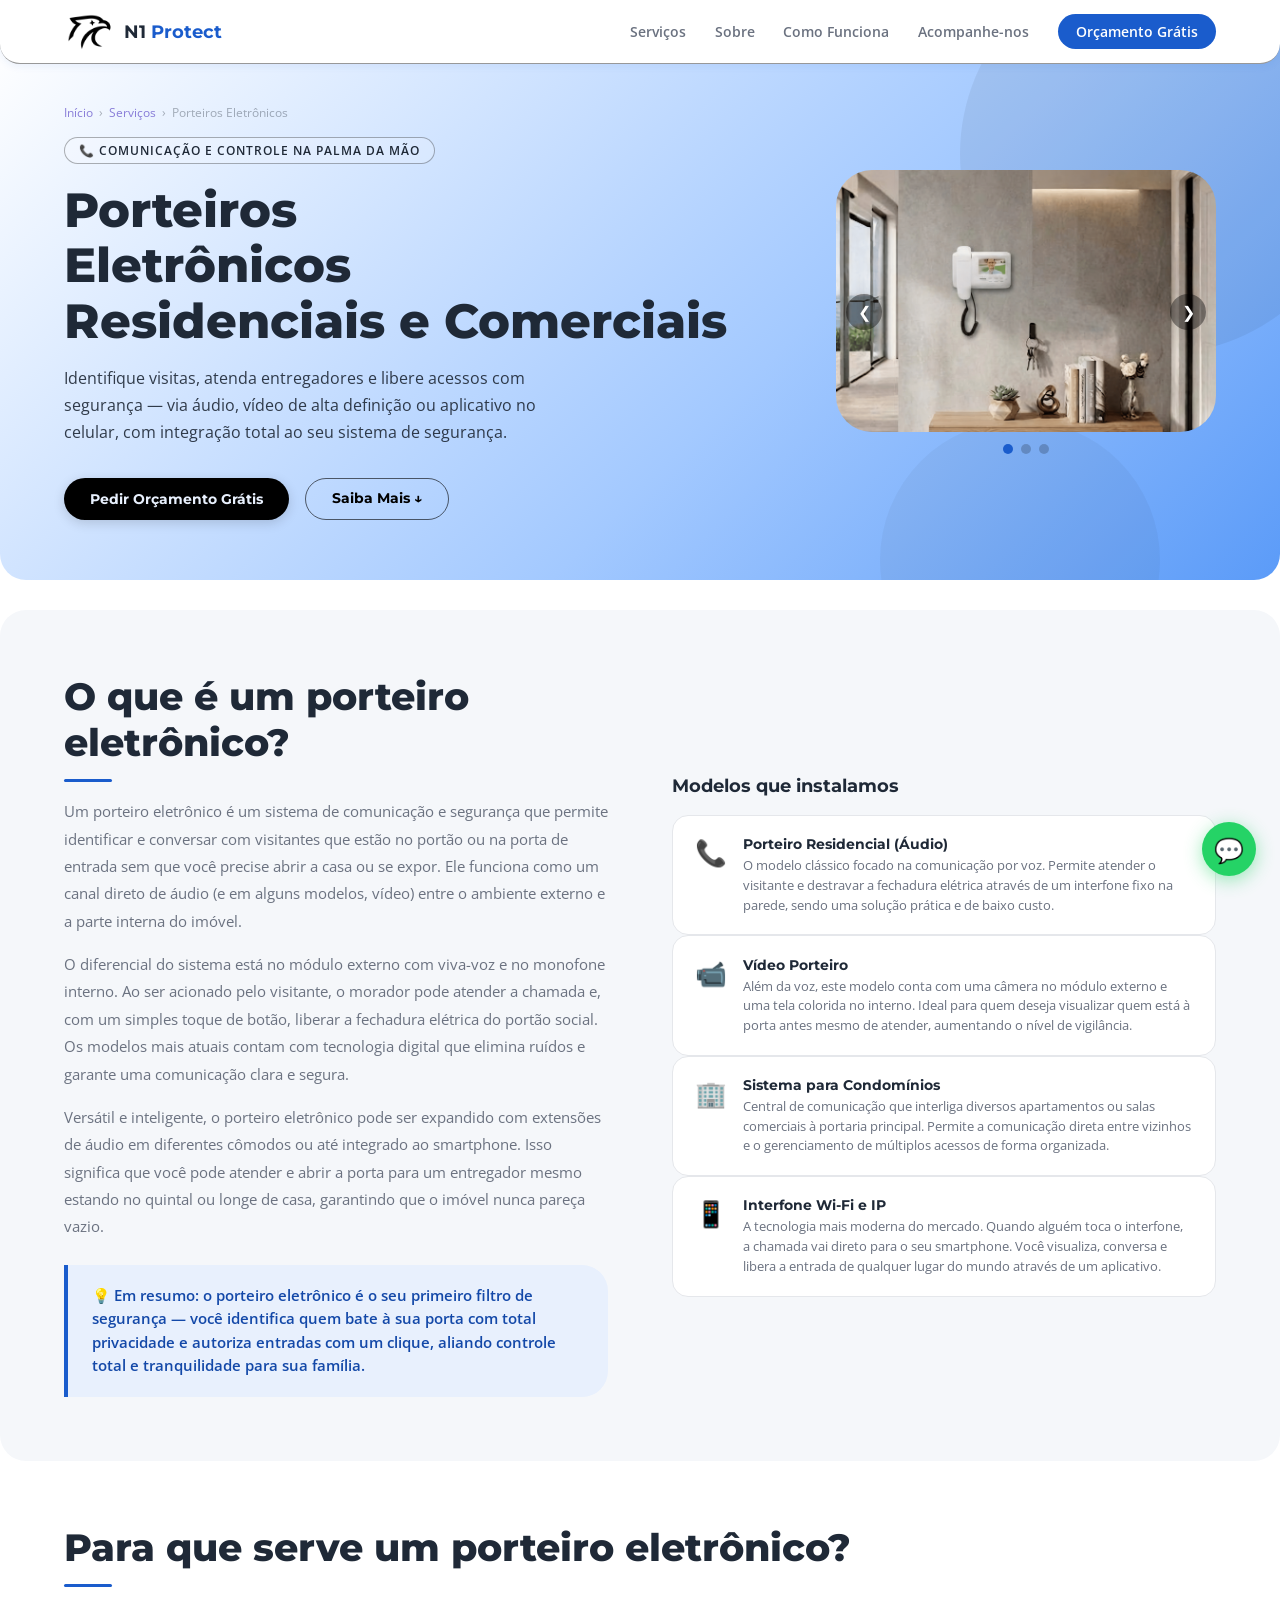
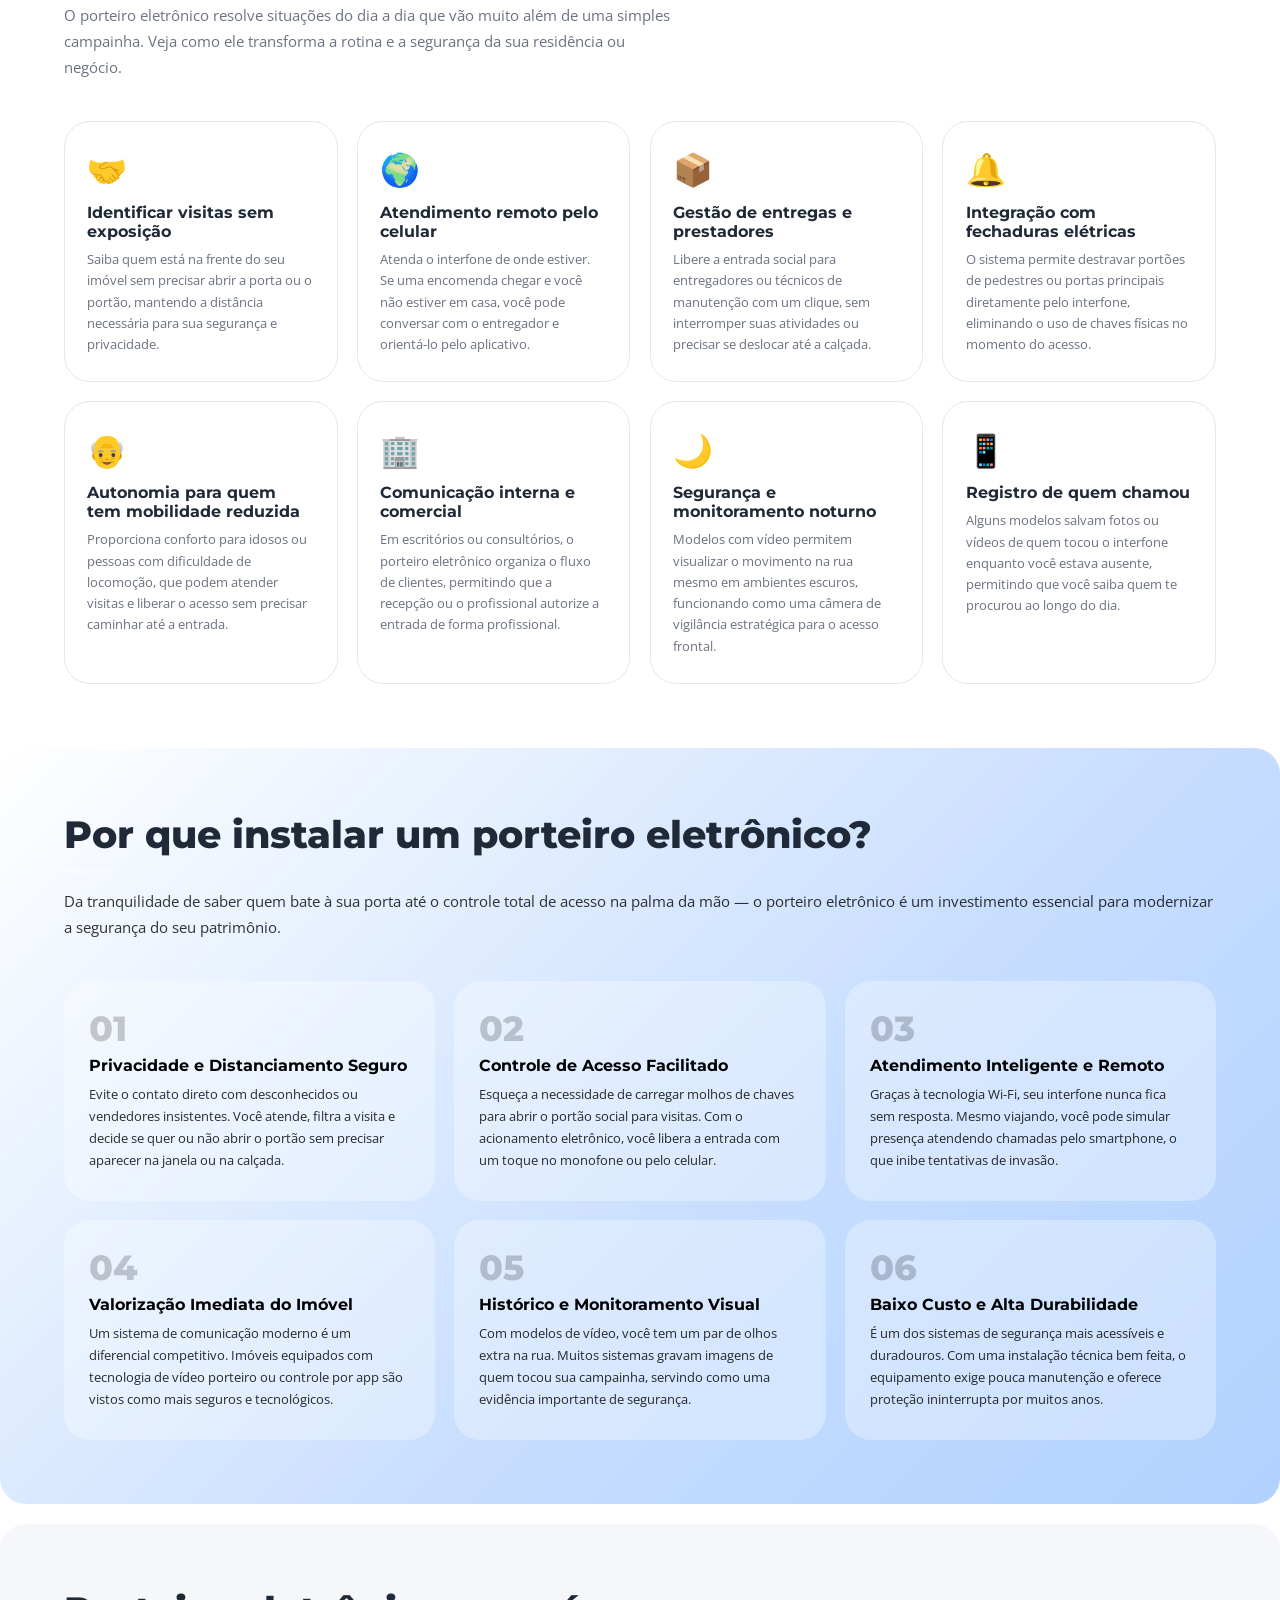
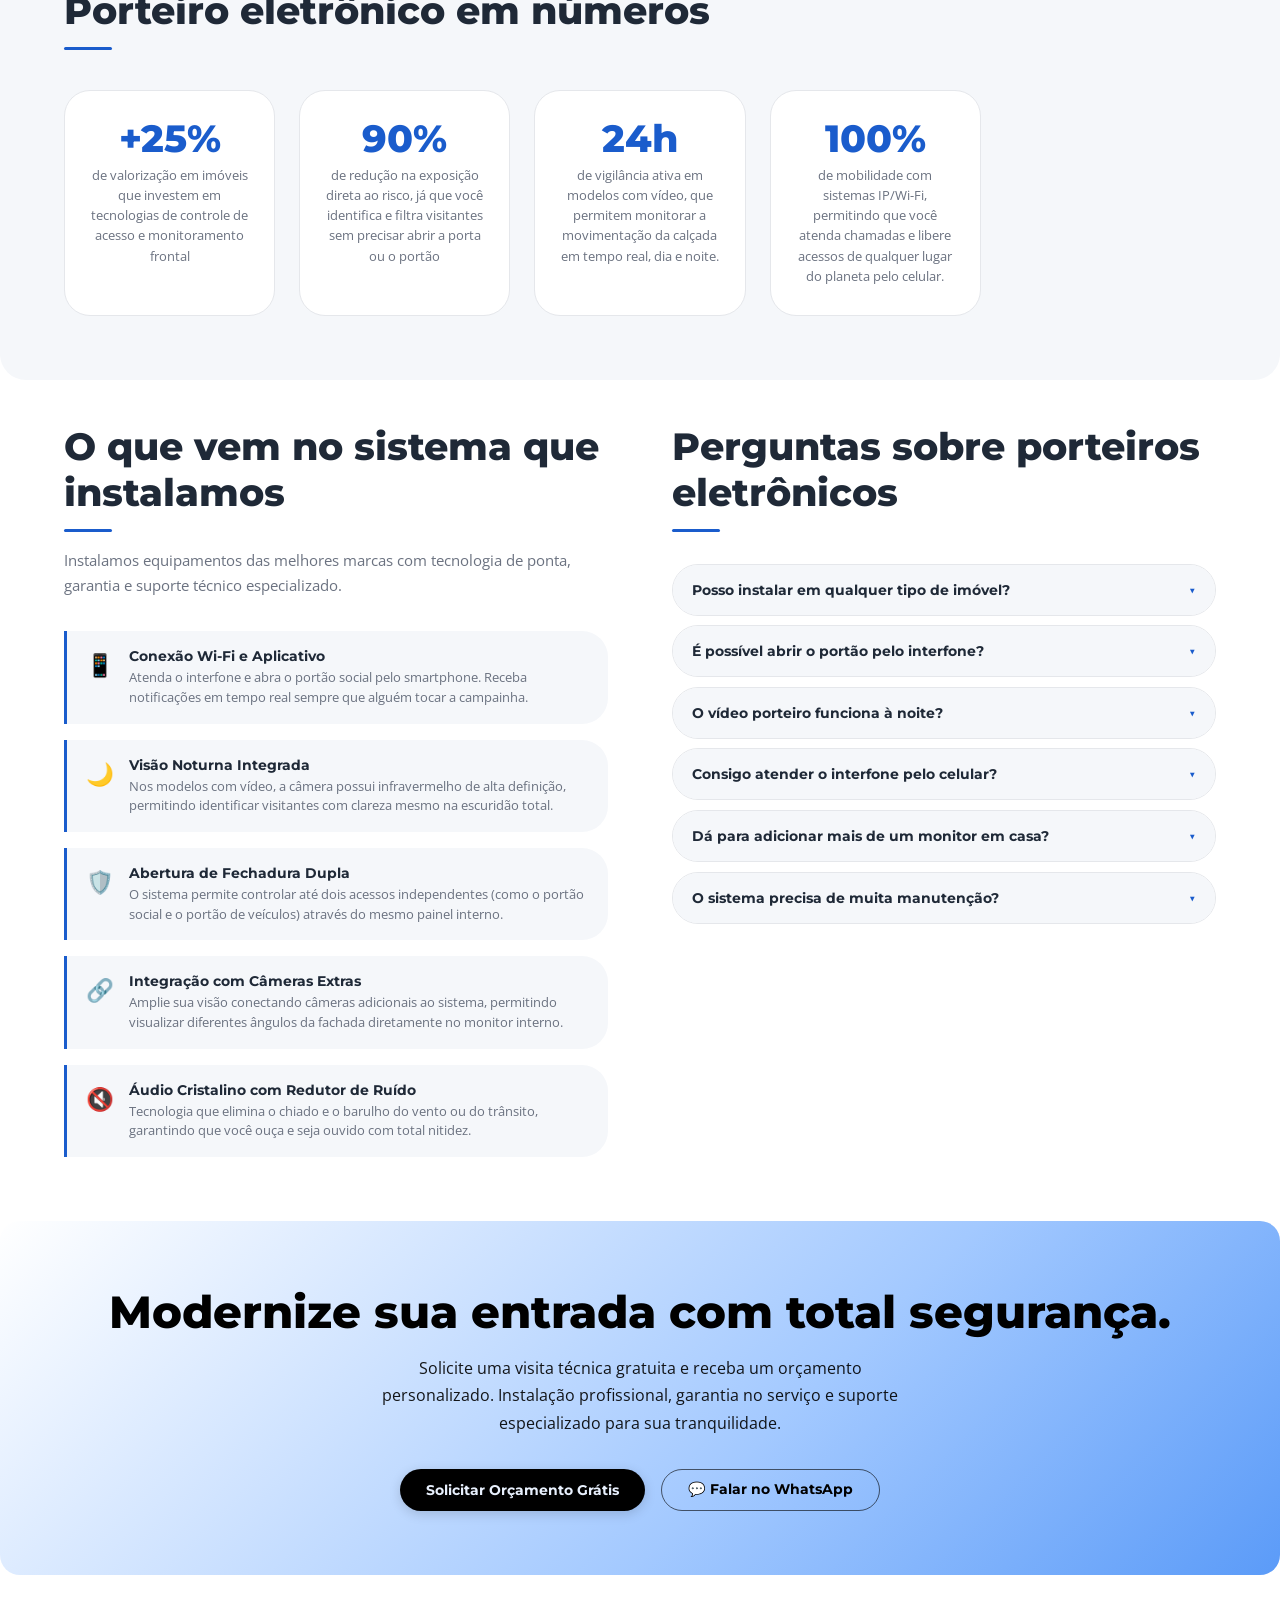
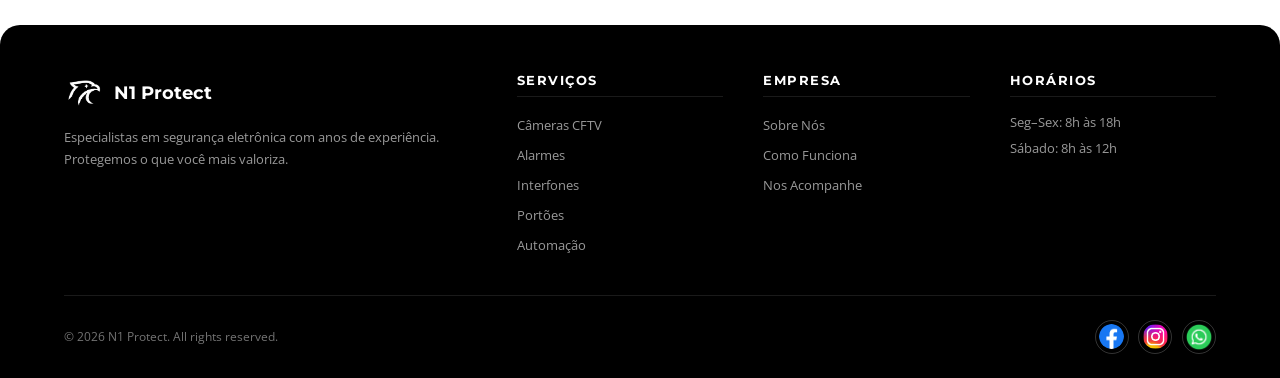
<file: services/porteiros-eletrônicos.html>
<!DOCTYPE html>
<html lang="pt-BR">
<head>
<meta charset="UTF-8">
<meta name="viewport" content="width=device-width, initial-scale=1.0">
<title>Porteiros Eletrônicos | N1 Protect</title>

<link rel="icon" type="image/png" href="/favicon.png">
<link rel="stylesheet" href="/services/styles.css">
<link href="https://fonts.googleapis.com/css2?family=Montserrat:wght@400;600;700;800&family=Open+Sans:wght@400;500;600&display=swap" rel="stylesheet">
</head>
<body>

<!-- MOBILE MENU -->
<div class="mobile-menu" id="mobileMenu">
  <button class="mobile-close" onclick="closeMobileMenu()">✕</button>
  <a href="../inicio" onclick="closeMobileMenu()">Início</a>
  <a href="../inicio#servicos" onclick="closeMobileMenu()">Serviços</a>
  <a href="../inicio#sobre" onclick="closeMobileMenu()">Sobre</a>
  <a href="../inicio#contato" onclick="closeMobileMenu()">Contato</a>
</div>

<!-- NAVBAR -->
<nav>
  <a href="../inicio/#" class="logo" style="display: flex; align-items: center; text-decoration: none;">
    <div style="display: flex; align-items: center; margin-bottom: 0;">
      <img src="../n1protectlogo.png" style="width: 50px; height: auto; display: block;" alt="Logo N1 Protect"/>
    </div>
    <span class="logo-text">N1 <span>Protect</span></span>
  </a>
  <ul class="nav-links">
    <li><a href="../inicio#servicos">Serviços</a></li>
    <li><a href="../inicio#sobre">Sobre</a></li>
    <li><a href="../inicio#processo">Como Funciona</a></li>
    <li><a href="../inicio#acompanhe-nos">Acompanhe-nos</a></li>
    <li><a href="../inicio#contato" class="btn-nav">Orçamento Grátis</a></li>
  </ul>
  <button class="hamburger" onclick="document.getElementById('mobileMenu').classList.add('open')">
    <span></span><span></span><span></span>
  </button>
</nav>

<!-- HERO -->
<section id="hero">
  <div class="hero-content">
    <div class="breadcrumb">
      <a href="../inicio">Início</a>
      <span>›</span>
      <a href="../inicio#servicos">Serviços</a>
      <span>›</span>
      <span>Porteiros Eletrônicos</span>
    </div>
    <div class="hero-tag">📞 COMUNICAÇÃO E CONTROLE NA PALMA DA MÃO</div>
    <h1>Porteiros<br>Eletrônicos<br>Residenciais e Comerciais</h1>
    <p>Identifique visitas, atenda entregadores e libere acessos com segurança — via áudio, vídeo de alta definição ou aplicativo no celular, com integração total ao seu sistema de segurança.</p>
    <div class="hero-btns">
      <a href="../inicio#contato" class="btn-white">Pedir Orçamento Grátis</a>
      <a href="#oque" class="btn-ghost">Saiba Mais ↓</a>
    </div>
  </div>
  <div class="hero-visual">

    <div class="carousel-container">
      <div class="carousel-slide">
        <img src="../images/porteiro-n1.png" alt="Vídeo Porteiro 1">
        <img src="../images/porteiro-n.png" alt="Vídeo Porteiro 2">
        <img src="../images/porteiro-n2.png" alt="Vídeo Porteiro 3">
      </div>

      <button id="prevBtn">&#10094;</button>
      <button id="nextBtn">&#10095;</button>

      <div class="carousel-dots">
        <span class="dot active"></span>
        <span class="dot"></span>
        <span class="dot"></span>
      </div>
    </div>
       
  </div>
</section>

<!-- O QUE SÃO -->
<section id="oque" class="padded">
  <div class="oque-grid">
    <div class="oque-text reveal">
      <div class="section-eyebrow">Entenda o produto</div>
      <h2 class="section-title">O que é um porteiro eletrônico?</h2>
      <div class="divider"></div>
      <p>Um porteiro eletrônico é um sistema de comunicação e segurança que permite identificar e conversar com visitantes que estão no portão ou na porta de entrada sem que você precise abrir a casa ou se expor. Ele funciona como um canal direto de áudio (e em alguns modelos, vídeo) entre o ambiente externo e a parte interna do imóvel.</p>
      <p>O diferencial do sistema está no módulo externo com viva-voz e no monofone interno. Ao ser acionado pelo visitante, o morador pode atender a chamada e, com um simples toque de botão, liberar a fechadura elétrica do portão social. Os modelos mais atuais contam com tecnologia digital que elimina ruídos e garante uma comunicação clara e segura.</p>
      <p>Versátil e inteligente, o porteiro eletrônico pode ser expandido com extensões de áudio em diferentes cômodos ou até integrado ao smartphone. Isso significa que você pode atender e abrir a porta para um entregador mesmo estando no quintal ou longe de casa, garantindo que o imóvel nunca pareça vazio.</p>
      <div class="highlight-box">
        <p>💡 Em resumo: o porteiro eletrônico é o seu primeiro filtro de segurança — você identifica quem bate à sua porta com total privacidade e autoriza entradas com um clique, aliando controle total e tranquilidade para sua família.</p>
      </div>
    </div>
    <div class="reveal">
      <div class="section-eyebrow">Tipos disponíveis</div>
      <h3 style="font-family:'Montserrat',sans-serif;font-size:1.1rem;font-weight:700;margin-bottom:1.2rem;color:var(--text)">Modelos que instalamos</h3>
      <div class="type-card">
        <span class="type-card-icon">📞</span>
        <div><h4>Porteiro Residencial (Áudio)</h4><p>O modelo clássico focado na comunicação por voz. Permite atender o visitante e destravar a fechadura elétrica através de um interfone fixo na parede, sendo uma solução prática e de baixo custo.</p></div>
      </div>
      <div class="type-card">
        <span class="type-card-icon">📹</span>
        <div><h4>Vídeo Porteiro</h4><p>Além da voz, este modelo conta com uma câmera no módulo externo e uma tela colorida no interno. Ideal para quem deseja visualizar quem está à porta antes mesmo de atender, aumentando o nível de vigilância.</p></div>
      </div>
      <div class="type-card">
        <span class="type-card-icon">🏢</span>
        <div><h4>Sistema para Condomínios</h4><p>Central de comunicação que interliga diversos apartamentos ou salas comerciais à portaria principal. Permite a comunicação direta entre vizinhos e o gerenciamento de múltiplos acessos de forma organizada.</p></div>
      </div>
      <div class="type-card">
        <span class="type-card-icon">📱</span>
        <div><h4>Interfone Wi-Fi e IP</h4><p>A tecnologia mais moderna do mercado. Quando alguém toca o interfone, a chamada vai direto para o seu smartphone. Você visualiza, conversa e libera a entrada de qualquer lugar do mundo através de um aplicativo.</p></div>
      </div>
    </div>
  </div>
</section>

<!-- PARA QUE SERVE -->
<section id="paraqueserve" class="padded">
  <div class="reveal">
    <div class="section-eyebrow">Aplicações práticas</div>
    <h2 class="section-title">Para que serve um porteiro eletrônico?</h2>
    <div class="divider"></div>
    <p class="section-desc">O porteiro eletrônico resolve situações do dia a dia que vão muito além de uma simples campainha. Veja como ele transforma a rotina e a segurança da sua residência ou negócio.</p>
  </div>
  <div class="uses-grid reveal">
    <div class="use-card">
      <div class="use-card-bar"></div>
      <span class="use-card-icon">🤝</span>
      <h3>Identificar visitas sem exposição</h3>
      <p>Saiba quem está na frente do seu imóvel sem precisar abrir a porta ou o portão, mantendo a distância necessária para sua segurança e privacidade.</p>
    </div>
    <div class="use-card">
      <div class="use-card-bar"></div>
      <span class="use-card-icon">🌍</span>
      <h3>Atendimento remoto pelo celular</h3>
      <p>Atenda o interfone de onde estiver. Se uma encomenda chegar e você não estiver em casa, você pode conversar com o entregador e orientá-lo pelo aplicativo.</p>
    </div>
    <div class="use-card">
      <div class="use-card-bar"></div>
      <span class="use-card-icon">📦</span>
      <h3>Gestão de entregas e prestadores</h3>
      <p>Libere a entrada social para entregadores ou técnicos de manutenção com um clique, sem interromper suas atividades ou precisar se deslocar até a calçada.</p>
    </div>
    <div class="use-card">
      <div class="use-card-bar"></div>
      <span class="use-card-icon">🔔</span>
      <h3>Integração com fechaduras elétricas</h3>
      <p>O sistema permite destravar portões de pedestres ou portas principais diretamente pelo interfone, eliminando o uso de chaves físicas no momento do acesso.</p>
    </div>
    <div class="use-card">
      <div class="use-card-bar"></div>
      <span class="use-card-icon">👴</span>
      <h3>Autonomia para quem tem mobilidade reduzida</h3>
      <p>Proporciona conforto para idosos ou pessoas com dificuldade de locomoção, que podem atender visitas e liberar o acesso sem precisar caminhar até a entrada.</p>
    </div>
    <div class="use-card">
      <div class="use-card-bar"></div>
      <span class="use-card-icon">🏢</span>
      <h3>Comunicação interna e comercial</h3>
      <p>Em escritórios ou consultórios, o porteiro eletrônico organiza o fluxo de clientes, permitindo que a recepção ou o profissional autorize a entrada de forma profissional.</p>
    </div>
    <div class="use-card">
      <div class="use-card-bar"></div>
      <span class="use-card-icon">🌙</span>
      <h3>Segurança e monitoramento noturno</h3>
      <p>Modelos com vídeo permitem visualizar o movimento na rua mesmo em ambientes escuros, funcionando como uma câmera de vigilância estratégica para o acesso frontal.</p>
    </div>
    <div class="use-card">
      <div class="use-card-bar"></div>
      <span class="use-card-icon">📱</span>
      <h3>Registro de quem chamou</h3>
      <p>Alguns modelos salvam fotos ou vídeos de quem tocou o interfone enquanto você estava ausente, permitindo que você saiba quem te procurou ao longo do dia.</p>
    </div>
  </div>
</section>


<!-- POR QUE ADQUIRIR -->
<section id="porqueadquirir" class="padded">
  <div class="reveal">
    <div class="section-eyebrow">Motivos para investir</div>
    <h2 class="section-title">Por que instalar um porteiro eletrônico?</h2>
    <div class="divider" style="background:rgba(255,255,255,0.4)"></div>
    <p class="section-desc">Da tranquilidade de saber quem bate à sua porta até o controle total de acesso na palma da mão — o porteiro eletrônico é um investimento essencial para modernizar a segurança do seu patrimônio.</p>
  </div>
  <div class="reasons-grid reveal">
    <div class="reason-card">
      <div class="reason-num">01</div>
      <h3>Privacidade e Distanciamento Seguro</h3>
      <p>Evite o contato direto com desconhecidos ou vendedores insistentes. Você atende, filtra a visita e decide se quer ou não abrir o portão sem precisar aparecer na janela ou na calçada.</p>
    </div>
    <div class="reason-card">
      <div class="reason-num">02</div>
      <h3>Controle de Acesso Facilitado</h3>
      <p>Esqueça a necessidade de carregar molhos de chaves para abrir o portão social para visitas. Com o acionamento eletrônico, você libera a entrada com um toque no monofone ou pelo celular.</p>
    </div>
    <div class="reason-card">
      <div class="reason-num">03</div>
      <h3>Atendimento Inteligente e Remoto</h3>
      <p>Graças à tecnologia Wi-Fi, seu interfone nunca fica sem resposta. Mesmo viajando, você pode simular presença atendendo chamadas pelo smartphone, o que inibe tentativas de invasão.</p>
    </div>
    <div class="reason-card">
      <div class="reason-num">04</div>
      <h3>Valorização Imediata do Imóvel</h3>
      <p>Um sistema de comunicação moderno é um diferencial competitivo. Imóveis equipados com tecnologia de vídeo porteiro ou controle por app são vistos como mais seguros e tecnológicos.</p>
    </div>
    <div class="reason-card">
      <div class="reason-num">05</div>
      <h3>Histórico e Monitoramento Visual</h3>
      <p>Com modelos de vídeo, você tem um par de olhos extra na rua. Muitos sistemas gravam imagens de quem tocou sua campainha, servindo como uma evidência importante de segurança.</p>
    </div>
    <div class="reason-card">
      <div class="reason-num">06</div>
      <h3>Baixo Custo e Alta Durabilidade</h3>
      <p>É um dos sistemas de segurança mais acessíveis e duradouros. Com uma instalação técnica bem feita, o equipamento exige pouca manutenção e oferece proteção ininterrupta por muitos anos.</p>
    </div>
  </div>
</section>

<!-- ESTATÍSTICAS -->
<section id="stats" class="padded">
  <div class="reveal">
    <div class="section-eyebrow">Dados que convencem</div>
    <h2 class="section-title">Porteiro eletrônico em números</h2>
    <div class="divider"></div>
  </div>
  <div class="stats-grid reveal">
    <div class="stat-card">
      <div class="stat-big">+25%</div>
      <p>de valorização em imóveis que investem em tecnologias de controle de acesso e monitoramento frontal</p>
    </div>
    <div class="stat-card">
      <div class="stat-big">90%</div>
      <p>de redução na exposição direta ao risco, já que você identifica e filtra visitantes sem precisar abrir a porta ou o portão</p>
    </div>
    <div class="stat-card">
      <div class="stat-big">24h</div>
      <p>de vigilância ativa em modelos com vídeo, que permitem monitorar a movimentação da calçada em tempo real, dia e noite.</p>
    </div>
    <div class="stat-card">
      <div class="stat-big">100%</div>
      <p>de mobilidade com sistemas IP/Wi-Fi, permitindo que você atenda chamadas e libere acessos de qualquer lugar do planeta pelo celular.</p>
    </div>
  </div>
</section>

<!-- TECNOLOGIA + FAQ -->
<section id="tecnologia" class="padded">
  <div class="tech-grid">
    <div class="reveal">
      <div class="section-eyebrow">Recursos modernos</div>
      <h2 class="section-title">O que vem no sistema que instalamos</h2>
      <div class="divider"></div>
      <p class="section-desc">Instalamos equipamentos das melhores marcas com tecnologia de ponta, garantia e suporte técnico especializado.</p>
      <div class="tech-list">
        <div class="tech-item"><span class="tech-icon">📱</span><div class="tech-text"><h4>Conexão Wi-Fi e Aplicativo</h4><p>Atenda o interfone e abra o portão social pelo smartphone. Receba notificações em tempo real sempre que alguém tocar a campainha.</p></div></div>
        <div class="tech-item"><span class="tech-icon">🌙</span><div class="tech-text"><h4>Visão Noturna Integrada</h4><p>Nos modelos com vídeo, a câmera possui infravermelho de alta definição, permitindo identificar visitantes com clareza mesmo na escuridão total.</p></div></div>
        <div class="tech-item"><span class="tech-icon">🛡️</span><div class="tech-text"><h4>Abertura de Fechadura Dupla</h4><p>O sistema permite controlar até dois acessos independentes (como o portão social e o portão de veículos) através do mesmo painel interno.</p></div></div>
        <div class="tech-item"><span class="tech-icon">🔗</span><div class="tech-text"><h4>Integração com Câmeras Extras</h4><p>Amplie sua visão conectando câmeras adicionais ao sistema, permitindo visualizar diferentes ângulos da fachada diretamente no monitor interno.</p></div></div>
        <div class="tech-item"><span class="tech-icon">🔇</span><div class="tech-text"><h4>Áudio Cristalino com Redutor de Ruído</h4><p>Tecnologia que elimina o chiado e o barulho do vento ou do trânsito, garantindo que você ouça e seja ouvido com total nitidez.</p></div></div>
      </div>
    </div>
    <div class="reveal">
      <div class="section-eyebrow">Dúvidas frequentes</div>
      <h2 class="section-title">Perguntas sobre porteiros eletrônicos</h2>
      <div class="divider"></div>
      <div class="faq-list">
        <div class="faq-item">
          <button class="faq-q" onclick="toggleFaq(this)">Posso instalar em qualquer tipo de imóvel? <span class="arrow">▼</span></button>
          <div class="faq-a">Sim. Atendemos desde residências individuais e sobrados até comércios e condomínios. Realizamos uma visita técnica gratuita para avaliar a fiação existente e indicar o modelo de interfone ou vídeo porteiro ideal para sua estrutura.</div>
        </div>
        <div class="faq-item">
          <button class="faq-q" onclick="toggleFaq(this)">É possível abrir o portão pelo interfone? <span class="arrow">▼</span></button>
          <div class="faq-a">Com certeza. O sistema é integrado a uma fechadura elétrica ou solenoide, permitindo que você destrave o portão social de pedestres com um simples toque no botão do monitor interno ou pelo próprio monofone.</div>
        </div>
        <div class="faq-item">
          <button class="faq-q" onclick="toggleFaq(this)">O vídeo porteiro funciona à noite? <span class="arrow">▼</span></button>
          <div class="faq-a">Sim. Os modelos que instalamos possuem câmera com visão noturna (infravermelho) ou LEDs de alta potência, garantindo que você identifique claramente o visitante mesmo em condições de escuridão total.</div>
        </div>
        <div class="faq-item">
          <button class="faq-q" onclick="toggleFaq(this)">Consigo atender o interfone pelo celular? <span class="arrow">▼</span></button>
          <div class="faq-a">Sim! Nos modelos com tecnologia Wi-Fi ou IP, a chamada é direcionada para o seu smartphone. Você pode conversar com a pessoa e até liberar a entrada remotamente, não importa onde você esteja.</div>
        </div>
        <div class="faq-item">
          <button class="faq-q" onclick="toggleFaq(this)">Dá para adicionar mais de um monitor em casa? <span class="arrow">▼</span></button>
          <div class="faq-a">Sim, é possível instalar extensões de áudio ou vídeo em diferentes cômodos, como na cozinha, quartos ou área de lazer. Assim, você não precisa correr até a sala sempre que alguém tocar a campainha.</div>
        </div>
        <div class="faq-item">
          <button class="faq-q" onclick="toggleFaq(this)">O sistema precisa de muita manutenção? <span class="arrow">▼</span></button>
          <div class="faq-a">O porteiro eletrônico é muito robusto. Recomendamos apenas uma limpeza periódica no módulo externo e uma revisão anual nos contatos da fechadura e fiação para evitar oxidação, garantindo que o sistema dure por muitos anos.</div>
        </div>
      </div>
    </div>
  </div>
</section>

<!-- CTA -->
<section id="cta">
  <h2>Modernize sua entrada com total segurança.</h2>
  <p>Solicite uma visita técnica gratuita e receba um orçamento personalizado. Instalação profissional, garantia no serviço e suporte especializado para sua tranquilidade.</p>
  <div class="cta-btns">
    <a href="../inicio#contato" class="btn-white">Solicitar Orçamento Grátis</a>
    <a href="https://wa.me/5542991529344" class="btn-ghost">💬 Falar no WhatsApp</a>
  </div>
</section>

<!-- FOOTER -->
<footer>
  <div class="footer-grid">
    <div class="footer-brand">
      <div class="footer-logo"><a href="#" class="logo">
        <img src="../n1protectlogo2w.png" class="logo" alt="N1 Protect Logo" style="width: 40px; height: auto; justify-content: center; align-items: center;">
        <span class="logo-text">N1 Protect</span></a>
      </div>
      <p>Especialistas em segurança eletrônica com anos de experiência. Protegemos o que você mais valoriza.</p>
    </div>
    <div class="footer-col"><h5>Serviços</h5><ul>
      <li><a href="../services/cameras">Câmeras CFTV</a></li>
      <li><a href="../services/alarmes">Alarmes</a></li>
      <li><a href="../services/interfones">Interfones</a></li>
      <li><a href="../services/portões-eletrônicos">Portões</a></li>
      <li><a href="../services/automação-residencial">Automação</a></li>
    </ul></div>
    <div class="footer-col"><h5>Empresa</h5><ul>
      <li><a href="../inicio#sobre">Sobre Nós</a></li>
      <li><a href="../inicio#processo">Como Funciona</a></li>
      <li><a href="../inicio#acompanhe-nos">Nos Acompanhe</a></li>
    </ul></div>
    <div class="footer-col"><h5>Horários</h5><ul>
      <li><div class="footer-text">Seg–Sex: 8h às 18h</div></li>
      <li><div class="footer-text">Sábado: 8h às 12h</div></li>
    </ul></div>
  </div>
  <div class="footer-bottom">
    <p>© 2026 N1 Protect. All rights reserved.</p>
    <div class="social-links">
      <a href="https://www.facebook.com/1009951808877132" class="social-link">
        <img src="../facebook.png" alt="Facebook" style="width: 25px; height: auto; border-radius: 100%;">
      </a>
      <a href="https://www.instagram.com/n1.protect/" class="social-link">
        <img src="../instagram.png" alt="Instagram" style="width: 25px; height: auto; border-radius: 100%;">
      </a>
      <a href="https://wa.me/5542991529344" class="social-link">
        <img src="../whatsapp.png" alt="Whatsapp" style="width: 30px; height: auto; border-radius: 200%;">
      </a>
    </div>
  </div>
</footer>

<a href="https://wa.me/5542991529344" class="whatsapp-float" title="WhatsApp">💬</a>

<script>
  function closeMobileMenu() { document.getElementById('mobileMenu').classList.remove('open'); }
 
  // REVEAL
  const obs = new IntersectionObserver(entries => {
    entries.forEach((e, i) => { if (e.isIntersecting) setTimeout(() => e.target.classList.add('visible'), i * 60); });
  }, { threshold: 0.1 });
  document.querySelectorAll('.reveal').forEach(el => obs.observe(el));
  
  // FAQ
  function toggleFaq(btn) {
    const answer = btn.nextElementSibling;
    const isOpen = btn.classList.contains('open');
    document.querySelectorAll('.faq-q').forEach(b => { b.classList.remove('open'); b.nextElementSibling.classList.remove('open'); });
    if (!isOpen) { btn.classList.add('open'); answer.classList.add('open'); }
  }
 
  // Smooth scroll para ancora interna
  document.querySelector('a[href="#oque"]').addEventListener('click', e => {
    e.preventDefault();
    document.getElementById('oque').scrollIntoView({ behavior: 'smooth' });
  });

  // CARROSSEL
// ── CARROSSEL DE IMAGENS COM TRANSIÇÃO AUTOMÁTICA ──
  const slide = document.querySelector('.carousel-slide');
  const images = document.querySelectorAll('.carousel-slide img');
  const dots = document.querySelectorAll('.dot');
  const container = document.querySelector('.carousel-container'); // Seleciona o container para detetar o rato

  let counter = 0;
  const size = 100;
  let autoplayTimer = null; // Guarda o temporizador do carrossel

  function updateCarousel() {
      if (!slide || images.length === 0) return;
      slide.style.transform = 'translateX(' + (-size * counter) + '%)';
      
      dots.forEach(dot => dot.classList.remove('active'));
      if (dots[counter]) dots[counter].classList.add('active');
  }

  function nextImage() {
      if (images.length === 0) return;
      if (counter >= images.length - 1) {
          counter = 0;
      } else {
          counter++;
      }
      updateCarousel();
  }

  function prevImage() {
      if (images.length === 0) return;
      if (counter <= 0) {
          counter = images.length - 1;
      } else {
          counter--;
      }
      updateCarousel();
  }

  // Funções para controlar o temporizador automático
  function startAutoplay() {
      // Muda de imagem a cada 4000 milissegundos (4 segundos)
      autoplayTimer = setInterval(nextImage, 4000); 
  }

  function stopAutoplay() {
      clearInterval(autoplayTimer);
  }

  // Ouvintes de eventos para os botões manuais
  const nextBtn = document.getElementById('nextBtn');
  const prevBtn = document.getElementById('prevBtn');

  if (nextBtn) {
    nextBtn.addEventListener('click', () => {
        nextImage();
    });
  }

  if (prevBtn) {
    prevBtn.addEventListener('click', () => {
        prevImage();
    });
  }

  // Eventos para pausar ao passar o rato (Apenas se o container existir)
  if (container) {
      container.addEventListener('mouseenter', stopAutoplay); // Pausa quando o rato entra
      container.addEventListener('mouseleave', startAutoplay); // Retoma quando o rato sai
  }

  // Inicia o carrossel automático assim que a página carrega
  startAutoplay();
  
</script>
</body>
</html>
</file>
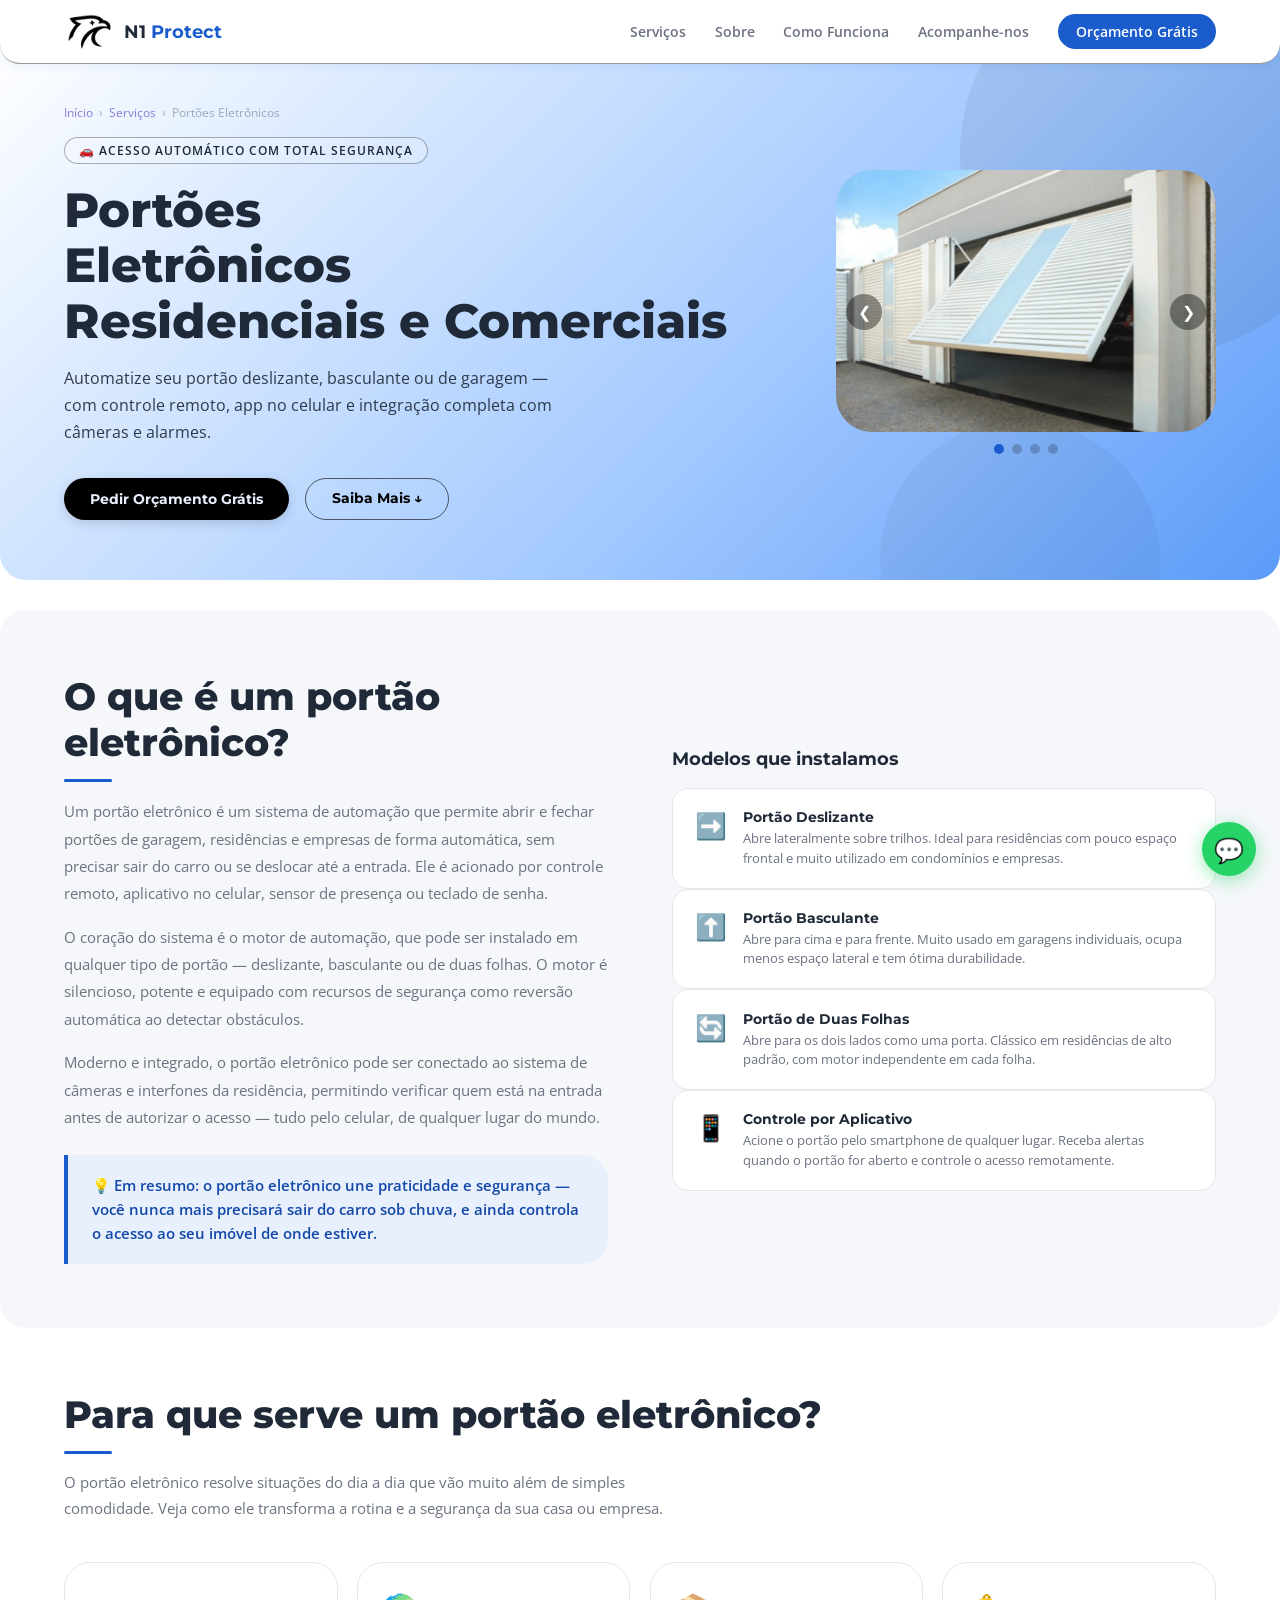
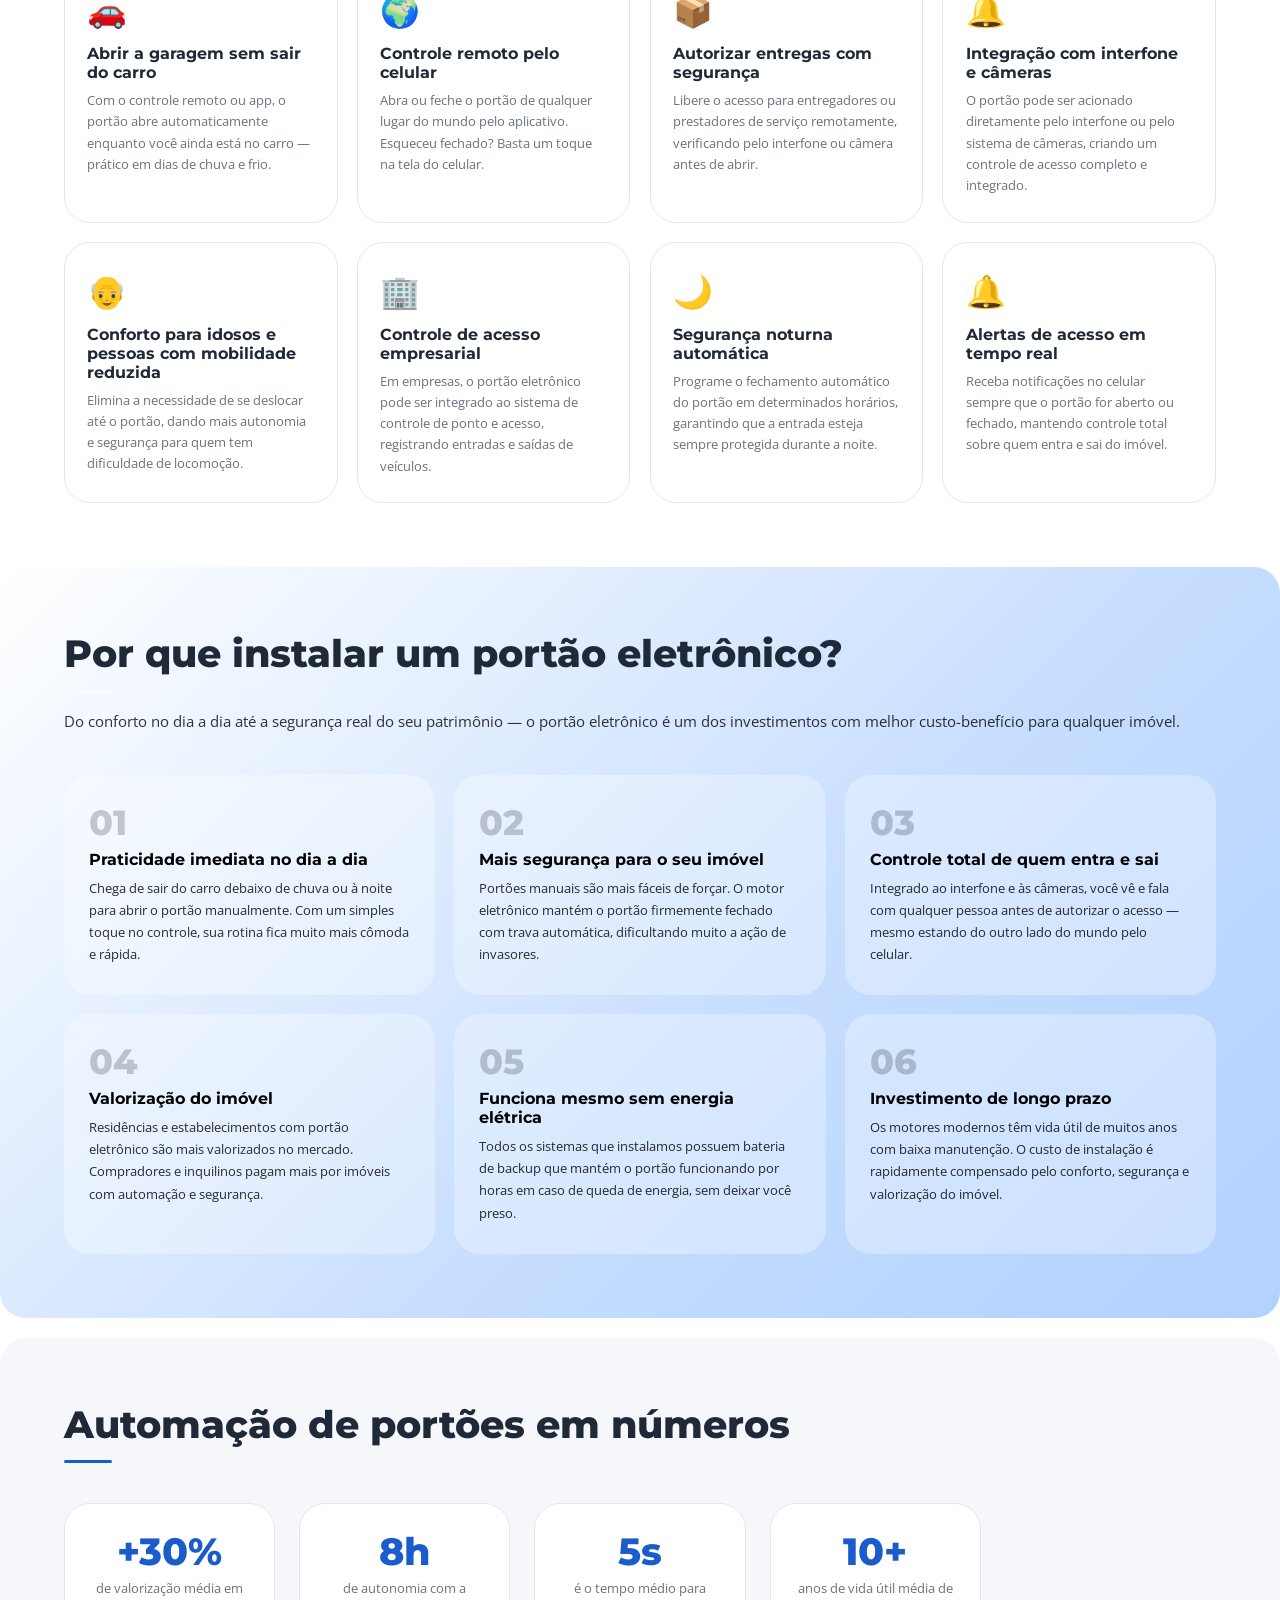
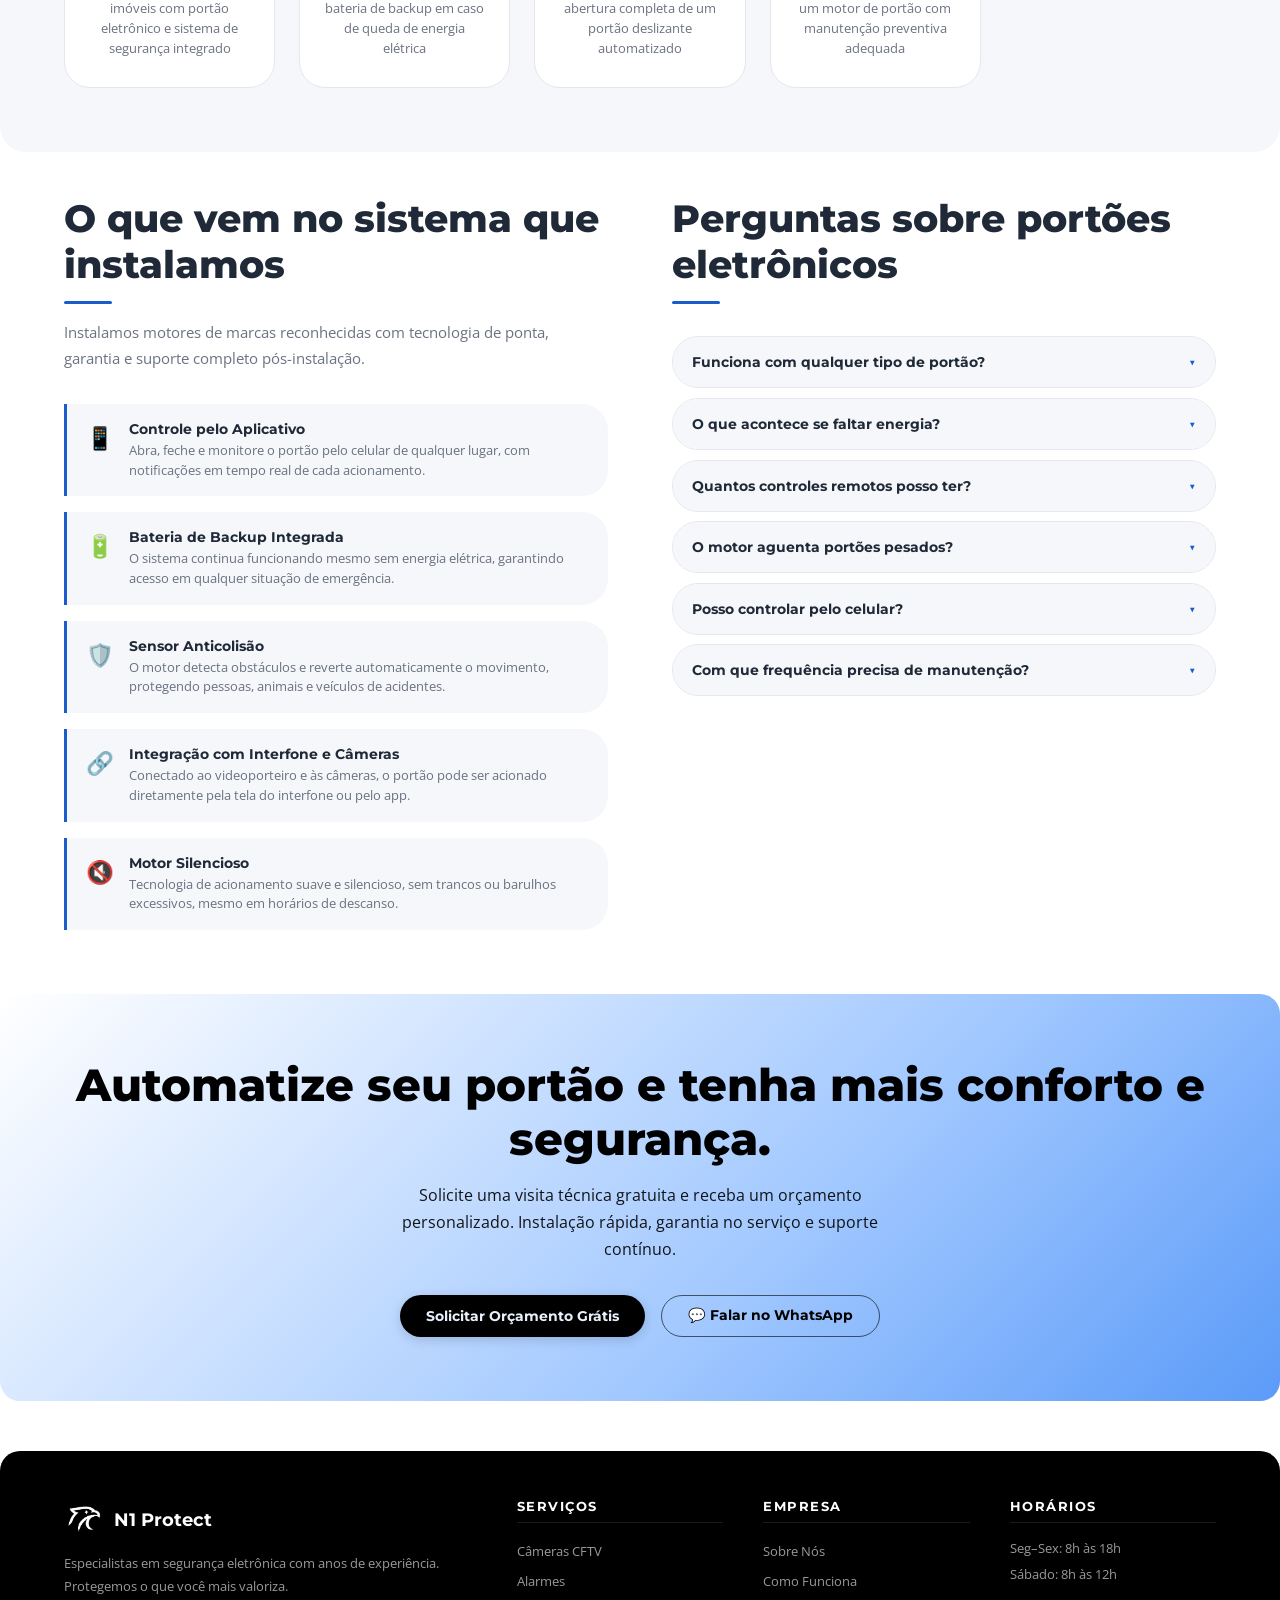
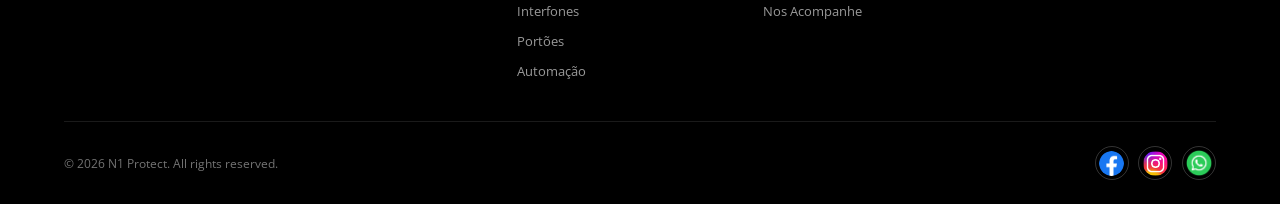
<file: services/portões-eletrônicos.html>
<!DOCTYPE html>
<html lang="pt-BR">
<head>
<meta charset="UTF-8">
<meta name="viewport" content="width=device-width, initial-scale=1.0">
<title>Portões Eletrônicos | N1 Protect</title>

<link rel="icon" type="image/png" href="/favicon.png">
<link rel="stylesheet" href="/services/styles.css">
<link href="https://fonts.googleapis.com/css2?family=Montserrat:wght@400;600;700;800&family=Open+Sans:wght@400;500;600&display=swap" rel="stylesheet">
</head>
<body>

<!-- MOBILE MENU -->
<div class="mobile-menu" id="mobileMenu">
  <button class="mobile-close" onclick="closeMobileMenu()">✕</button>
  <a href="../inicio" onclick="closeMobileMenu()">Início</a>
  <a href="../inicio#servicos" onclick="closeMobileMenu()">Serviços</a>
  <a href="../inicio#sobre" onclick="closeMobileMenu()">Sobre</a>
  <a href="../inicio#contato" onclick="closeMobileMenu()">Contato</a>
</div>

<!-- NAVBAR -->
<nav>
  <a href="../inicio/#" class="logo" style="display: flex; align-items: center; text-decoration: none;">
    <div style="display: flex; align-items: center; margin-bottom: 0;">
      <img src="../n1protectlogo.png" style="width: 50px; height: auto; display: block;" alt="Logo N1 Protect"/>
    </div>
    <span class="logo-text">N1 <span>Protect</span></span>
  </a>
  <ul class="nav-links">
    <li><a href="../inicio#servicos">Serviços</a></li>
    <li><a href="../inicio#sobre">Sobre</a></li>
    <li><a href="../inicio#processo">Como Funciona</a></li>
    <li><a href="../inicio#acompanhe-nos">Acompanhe-nos</a></li>
    <li><a href="../inicio#contato" class="btn-nav">Orçamento Grátis</a></li>
  </ul>
  <button class="hamburger" onclick="document.getElementById('mobileMenu').classList.add('open')">
    <span></span><span></span><span></span>
  </button>
</nav>

<!-- HERO -->
<section id="hero">
  <div class="hero-content">
    <div class="breadcrumb">
      <a href="../inicio">Início</a>
      <span>›</span>
      <a href="../inicio#servicos">Serviços</a>
      <span>›</span>
      <span>Portões Eletrônicos</span>
    </div>
    <div class="hero-tag">🚗 Acesso automático com total segurança</div>
    <h1>Portões<br>Eletrônicos<br>Residenciais e Comerciais</h1>
    <p>Automatize seu portão deslizante, basculante ou de garagem — com controle remoto, app no celular e integração completa com câmeras e alarmes.</p>
    <div class="hero-btns">
      <a href="../inicio#contato" class="btn-white">Pedir Orçamento Grátis</a>
      <a href="#oque" class="btn-ghost">Saiba Mais ↓</a>
    </div>
  </div>
  <div class="hero-visual">

    <div class="carousel-container">
      <div class="carousel-slide">
        <img src="../images/portao-n.png" alt="Portão 1">
        <img src="../images/portao-n1.png" alt="Portão 2">
        <img src="../images/portao-n2.png" alt="Portão 3">
        <img src="../images/portao-n3.png" alt="Portão 4">
      </div>

      <button id="prevBtn">&#10094;</button>
      <button id="nextBtn">&#10095;</button>

      <div class="carousel-dots">
        <span class="dot active"></span>
        <span class="dot"></span>
        <span class="dot"></span>
        <span class="dot"></span>
      </div>
    </div>
       
  </div>
</section>

<!-- O QUE SÃO -->
<section id="oque" class="padded">
  <div class="oque-grid">
    <div class="oque-text reveal">
      <div class="section-eyebrow">Entenda o produto</div>
      <h2 class="section-title">O que é um portão eletrônico?</h2>
      <div class="divider"></div>
      <p>Um portão eletrônico é um sistema de automação que permite abrir e fechar portões de garagem, residências e empresas de forma automática, sem precisar sair do carro ou se deslocar até a entrada. Ele é acionado por controle remoto, aplicativo no celular, sensor de presença ou teclado de senha.</p>
      <p>O coração do sistema é o motor de automação, que pode ser instalado em qualquer tipo de portão — deslizante, basculante ou de duas folhas. O motor é silencioso, potente e equipado com recursos de segurança como reversão automática ao detectar obstáculos.</p>
      <p>Moderno e integrado, o portão eletrônico pode ser conectado ao sistema de câmeras e interfones da residência, permitindo verificar quem está na entrada antes de autorizar o acesso — tudo pelo celular, de qualquer lugar do mundo.</p>
      <div class="highlight-box">
        <p>💡 Em resumo: o portão eletrônico une praticidade e segurança — você nunca mais precisará sair do carro sob chuva, e ainda controla o acesso ao seu imóvel de onde estiver.</p>
      </div>
    </div>
    <div class="reveal">
      <div class="section-eyebrow">Tipos disponíveis</div>
      <h3 style="font-family:'Montserrat',sans-serif;font-size:1.1rem;font-weight:700;margin-bottom:1.2rem;color:var(--text)">Modelos que instalamos</h3>
      <div class="type-card">
        <span class="type-card-icon">➡️</span>
        <div><h4>Portão Deslizante</h4><p>Abre lateralmente sobre trilhos. Ideal para residências com pouco espaço frontal e muito utilizado em condomínios e empresas.</p></div>
      </div>
      <div class="type-card">
        <span class="type-card-icon">⬆️</span>
        <div><h4>Portão Basculante</h4><p>Abre para cima e para frente. Muito usado em garagens individuais, ocupa menos espaço lateral e tem ótima durabilidade.</p></div>
      </div>
      <div class="type-card">
        <span class="type-card-icon">🔄</span>
        <div><h4>Portão de Duas Folhas</h4><p>Abre para os dois lados como uma porta. Clássico em residências de alto padrão, com motor independente em cada folha.</p></div>
      </div>
      <div class="type-card">
        <span class="type-card-icon">📱</span>
        <div><h4>Controle por Aplicativo</h4><p>Acione o portão pelo smartphone de qualquer lugar. Receba alertas quando o portão for aberto e controle o acesso remotamente.</p></div>
      </div>
    </div>
  </div>
</section>

<!-- PARA QUE SERVE -->
<section id="paraqueserve" class="padded">
  <div class="reveal">
    <div class="section-eyebrow">Aplicações práticas</div>
    <h2 class="section-title">Para que serve um portão eletrônico?</h2>
    <div class="divider"></div>
    <p class="section-desc">O portão eletrônico resolve situações do dia a dia que vão muito além de simples comodidade. Veja como ele transforma a rotina e a segurança da sua casa ou empresa.</p>
  </div>
  <div class="uses-grid reveal">
    <div class="use-card">
      <div class="use-card-bar"></div>
      <span class="use-card-icon">🚗</span>
      <h3>Abrir a garagem sem sair do carro</h3>
      <p>Com o controle remoto ou app, o portão abre automaticamente enquanto você ainda está no carro — prático em dias de chuva e frio.</p>
    </div>
    <div class="use-card">
      <div class="use-card-bar"></div>
      <span class="use-card-icon">🌍</span>
      <h3>Controle remoto pelo celular</h3>
      <p>Abra ou feche o portão de qualquer lugar do mundo pelo aplicativo. Esqueceu fechado? Basta um toque na tela do celular.</p>
    </div>
    <div class="use-card">
      <div class="use-card-bar"></div>
      <span class="use-card-icon">📦</span>
      <h3>Autorizar entregas com segurança</h3>
      <p>Libere o acesso para entregadores ou prestadores de serviço remotamente, verificando pelo interfone ou câmera antes de abrir.</p>
    </div>
    <div class="use-card">
      <div class="use-card-bar"></div>
      <span class="use-card-icon">🔔</span>
      <h3>Integração com interfone e câmeras</h3>
      <p>O portão pode ser acionado diretamente pelo interfone ou pelo sistema de câmeras, criando um controle de acesso completo e integrado.</p>
    </div>
    <div class="use-card">
      <div class="use-card-bar"></div>
      <span class="use-card-icon">👴</span>
      <h3>Conforto para idosos e pessoas com mobilidade reduzida</h3>
      <p>Elimina a necessidade de se deslocar até o portão, dando mais autonomia e segurança para quem tem dificuldade de locomoção.</p>
    </div>
    <div class="use-card">
      <div class="use-card-bar"></div>
      <span class="use-card-icon">🏢</span>
      <h3>Controle de acesso empresarial</h3>
      <p>Em empresas, o portão eletrônico pode ser integrado ao sistema de controle de ponto e acesso, registrando entradas e saídas de veículos.</p>
    </div>
    <div class="use-card">
      <div class="use-card-bar"></div>
      <span class="use-card-icon">🌙</span>
      <h3>Segurança noturna automática</h3>
      <p>Programe o fechamento automático do portão em determinados horários, garantindo que a entrada esteja sempre protegida durante a noite.</p>
    </div>
    <div class="use-card">
      <div class="use-card-bar"></div>
      <span class="use-card-icon">🔔</span>
      <h3>Alertas de acesso em tempo real</h3>
      <p>Receba notificações no celular sempre que o portão for aberto ou fechado, mantendo controle total sobre quem entra e sai do imóvel.</p>
    </div>
  </div>
</section>

<!-- POR QUE ADQUIRIR -->
<section id="porqueadquirir" class="padded">
  <div class="reveal">
    <div class="section-eyebrow">Motivos para investir</div>
    <h2 class="section-title">Por que instalar um portão eletrônico?</h2>
    <div class="divider" style="background:rgba(255,255,255,0.4)"></div>
    <p class="section-desc">Do conforto no dia a dia até a segurança real do seu patrimônio — o portão eletrônico é um dos investimentos com melhor custo-benefício para qualquer imóvel.</p>
  </div>
  <div class="reasons-grid reveal">
    <div class="reason-card">
      <div class="reason-num">01</div>
      <h3>Praticidade imediata no dia a dia</h3>
      <p>Chega de sair do carro debaixo de chuva ou à noite para abrir o portão manualmente. Com um simples toque no controle, sua rotina fica muito mais cômoda e rápida.</p>
    </div>
    <div class="reason-card">
      <div class="reason-num">02</div>
      <h3>Mais segurança para o seu imóvel</h3>
      <p>Portões manuais são mais fáceis de forçar. O motor eletrônico mantém o portão firmemente fechado com trava automática, dificultando muito a ação de invasores.</p>
    </div>
    <div class="reason-card">
      <div class="reason-num">03</div>
      <h3>Controle total de quem entra e sai</h3>
      <p>Integrado ao interfone e às câmeras, você vê e fala com qualquer pessoa antes de autorizar o acesso — mesmo estando do outro lado do mundo pelo celular.</p>
    </div>
    <div class="reason-card">
      <div class="reason-num">04</div>
      <h3>Valorização do imóvel</h3>
      <p>Residências e estabelecimentos com portão eletrônico são mais valorizados no mercado. Compradores e inquilinos pagam mais por imóveis com automação e segurança.</p>
    </div>
    <div class="reason-card">
      <div class="reason-num">05</div>
      <h3>Funciona mesmo sem energia elétrica</h3>
      <p>Todos os sistemas que instalamos possuem bateria de backup que mantém o portão funcionando por horas em caso de queda de energia, sem deixar você preso.</p>
    </div>
    <div class="reason-card">
      <div class="reason-num">06</div>
      <h3>Investimento de longo prazo</h3>
      <p>Os motores modernos têm vida útil de muitos anos com baixa manutenção. O custo de instalação é rapidamente compensado pelo conforto, segurança e valorização do imóvel.</p>
    </div>
  </div>
</section>

<!-- ESTATÍSTICAS -->
<section id="stats" class="padded">
  <div class="reveal">
    <div class="section-eyebrow">Dados que convencem</div>
    <h2 class="section-title">Automação de portões em números</h2>
    <div class="divider"></div>
  </div>
  <div class="stats-grid reveal">
    <div class="stat-card">
      <div class="stat-big">+30%</div>
      <p>de valorização média em imóveis com portão eletrônico e sistema de segurança integrado</p>
    </div>
    <div class="stat-card">
      <div class="stat-big">8h</div>
      <p>de autonomia com a bateria de backup em caso de queda de energia elétrica</p>
    </div>
    <div class="stat-card">
      <div class="stat-big">5s</div>
      <p>é o tempo médio para abertura completa de um portão deslizante automatizado</p>
    </div>
    <div class="stat-card">
      <div class="stat-big">10+</div>
      <p>anos de vida útil média de um motor de portão com manutenção preventiva adequada</p>
    </div>
  </div>
</section>

<!-- TECNOLOGIA + FAQ -->
<section id="tecnologia" class="padded">
  <div class="tech-grid">
    <div class="reveal">
      <div class="section-eyebrow">Recursos modernos</div>
      <h2 class="section-title">O que vem no sistema que instalamos</h2>
      <div class="divider"></div>
      <p class="section-desc">Instalamos motores de marcas reconhecidas com tecnologia de ponta, garantia e suporte completo pós-instalação.</p>
      <div class="tech-list">
        <div class="tech-item"><span class="tech-icon">📱</span><div class="tech-text"><h4>Controle pelo Aplicativo</h4><p>Abra, feche e monitore o portão pelo celular de qualquer lugar, com notificações em tempo real de cada acionamento.</p></div></div>
        <div class="tech-item"><span class="tech-icon">🔋</span><div class="tech-text"><h4>Bateria de Backup Integrada</h4><p>O sistema continua funcionando mesmo sem energia elétrica, garantindo acesso em qualquer situação de emergência.</p></div></div>
        <div class="tech-item"><span class="tech-icon">🛡️</span><div class="tech-text"><h4>Sensor Anticolisão</h4><p>O motor detecta obstáculos e reverte automaticamente o movimento, protegendo pessoas, animais e veículos de acidentes.</p></div></div>
        <div class="tech-item"><span class="tech-icon">🔗</span><div class="tech-text"><h4>Integração com Interfone e Câmeras</h4><p>Conectado ao videoporteiro e às câmeras, o portão pode ser acionado diretamente pela tela do interfone ou pelo app.</p></div></div>
        <div class="tech-item"><span class="tech-icon">🔇</span><div class="tech-text"><h4>Motor Silencioso</h4><p>Tecnologia de acionamento suave e silencioso, sem trancos ou barulhos excessivos, mesmo em horários de descanso.</p></div></div>
      </div>
    </div>
    <div class="reveal">
      <div class="section-eyebrow">Dúvidas frequentes</div>
      <h2 class="section-title">Perguntas sobre portões eletrônicos</h2>
      <div class="divider"></div>
      <div class="faq-list">
        <div class="faq-item">
          <button class="faq-q" onclick="toggleFaq(this)">Funciona com qualquer tipo de portão? <span class="arrow">▼</span></button>
          <div class="faq-a">Na grande maioria dos casos, sim. Instalamos motores para portões deslizantes, basculantes e de duas folhas. Fazemos uma visita técnica gratuita para avaliar seu portão e indicar o motor mais adequado.</div>
        </div>
        <div class="faq-item">
          <button class="faq-q" onclick="toggleFaq(this)">O que acontece se faltar energia? <span class="arrow">▼</span></button>
          <div class="faq-a">Todos os sistemas que instalamos possuem bateria de backup integrada. Em caso de queda de energia, o motor continua funcionando normalmente por até 8 horas — ou o portão pode ser aberto manualmente com a chave de desbloqueio.</div>
        </div>
        <div class="faq-item">
          <button class="faq-q" onclick="toggleFaq(this)">Quantos controles remotos posso ter? <span class="arrow">▼</span></button>
          <div class="faq-a">É possível cadastrar múltiplos controles remotos para o mesmo motor, sem limite fixo na maioria dos modelos. Todos os moradores podem ter o seu controle, e é simples adicionar ou remover controles quando necessário.</div>
        </div>
        <div class="faq-item">
          <button class="faq-q" onclick="toggleFaq(this)">O motor aguenta portões pesados? <span class="arrow">▼</span></button>
          <div class="faq-a">Sim. Trabalhamos com motores de diferentes capacidades, de acordo com o peso e o tipo do portão. Durante a visita técnica, calculamos exatamente qual potência é necessária para o seu caso específico.</div>
        </div>
        <div class="faq-item">
          <button class="faq-q" onclick="toggleFaq(this)">Posso controlar pelo celular? <span class="arrow">▼</span></button>
          <div class="faq-a">Sim! Nos modelos com módulo Wi-Fi ou GSM, você controla o portão pelo aplicativo de qualquer lugar, recebe alertas de abertura e fechamento e pode compartilhar o acesso com familiares ou funcionários.</div>
        </div>
        <div class="faq-item">
          <button class="faq-q" onclick="toggleFaq(this)">Com que frequência precisa de manutenção? <span class="arrow">▼</span></button>
          <div class="faq-a">Recomendamos manutenção preventiva anual, que inclui lubrificação da corrente ou cremalheira, verificação dos sensores, calibração e revisão elétrica. Com manutenção regular, o motor dura 10 anos ou mais sem problemas.</div>
        </div>
      </div>
    </div>
  </div>
</section>

<!-- CTA -->
<section id="cta">
  <h2>Automatize seu portão e tenha mais conforto e segurança.</h2>
  <p>Solicite uma visita técnica gratuita e receba um orçamento personalizado. Instalação rápida, garantia no serviço e suporte contínuo.</p>
  <div class="cta-btns">
    <a href="../inicio#contato" class="btn-white">Solicitar Orçamento Grátis</a>
    <a href="https://wa.me/5542991529344" class="btn-ghost">💬 Falar no WhatsApp</a>
  </div>
</section>

<!-- FOOTER -->
<footer>
  <div class="footer-grid">
    <div class="footer-brand">
      <div class="footer-logo"><a href="#" class="logo">
        <img src="../n1protectlogo2w.png" class="logo" alt="N1 Protect Logo" style="width: 40px; height: auto; justify-content: center; align-items: center;">
        <span class="logo-text">N1 Protect</span></a>
      </div>
      <p>Especialistas em segurança eletrônica com anos de experiência. Protegemos o que você mais valoriza.</p>
    </div>
    <div class="footer-col"><h5>Serviços</h5><ul>
      <li><a href="../services/cameras">Câmeras CFTV</a></li>
      <li><a href="../services/alarmes">Alarmes</a></li>
      <li><a href="../services/interfones">Interfones</a></li>
      <li><a href="../services/portões-eletrônicos">Portões</a></li>
      <li><a href="../services/automação-residencial">Automação</a></li>
    </ul></div>
    <div class="footer-col"><h5>Empresa</h5><ul>
      <li><a href="../inicio#sobre">Sobre Nós</a></li>
      <li><a href="../inicio#processo">Como Funciona</a></li>
      <li><a href="../inicio#acompanhe-nos">Nos Acompanhe</a></li>
    </ul></div>
    <div class="footer-col"><h5>Horários</h5><ul>
      <li><div class="footer-text">Seg–Sex: 8h às 18h</div></li>
      <li><div class="footer-text">Sábado: 8h às 12h</div></li>
    </ul></div>
  </div>
  <div class="footer-bottom">
    <p>© 2026 N1 Protect. All rights reserved.</p>
    <div class="social-links">
      <a href="https://www.facebook.com/1009951808877132" class="social-link">
        <img src="../facebook.png" alt="Facebook" style="width: 25px; height: auto; border-radius: 100%;">
      </a>
      <a href="https://www.instagram.com/n1.protect/" class="social-link">
        <img src="../instagram.png" alt="Instagram" style="width: 25px; height: auto; border-radius: 100%;">
      </a>
      <a href="https://wa.me/5542991529344" class="social-link">
        <img src="../whatsapp.png" alt="Whatsapp" style="width: 30px; height: auto; border-radius: 200%;">
      </a>
    </div>
  </div>
</footer>

<a href="https://wa.me/5542991529344" class="whatsapp-float" title="WhatsApp">💬</a>

<script>
  function closeMobileMenu() { document.getElementById('mobileMenu').classList.remove('open'); }
 
  // REVEAL
  const obs = new IntersectionObserver(entries => {
    entries.forEach((e, i) => { if (e.isIntersecting) setTimeout(() => e.target.classList.add('visible'), i * 60); });
  }, { threshold: 0.1 });
  document.querySelectorAll('.reveal').forEach(el => obs.observe(el));
  
  // FAQ
  function toggleFaq(btn) {
    const answer = btn.nextElementSibling;
    const isOpen = btn.classList.contains('open');
    document.querySelectorAll('.faq-q').forEach(b => { b.classList.remove('open'); b.nextElementSibling.classList.remove('open'); });
    if (!isOpen) { btn.classList.add('open'); answer.classList.add('open'); }
  }
 
  // Smooth scroll para ancora interna
  document.querySelector('a[href="#oque"]').addEventListener('click', e => {
    e.preventDefault();
    document.getElementById('oque').scrollIntoView({ behavior: 'smooth' });
  });

  // CARROSSEL
// ── CARROSSEL DE IMAGENS COM TRANSIÇÃO AUTOMÁTICA ──
  const slide = document.querySelector('.carousel-slide');
  const images = document.querySelectorAll('.carousel-slide img');
  const dots = document.querySelectorAll('.dot');
  const container = document.querySelector('.carousel-container'); // Seleciona o container para detetar o rato

  let counter = 0;
  const size = 100;
  let autoplayTimer = null; // Guarda o temporizador do carrossel

  function updateCarousel() {
      if (!slide || images.length === 0) return;
      slide.style.transform = 'translateX(' + (-size * counter) + '%)';
      
      dots.forEach(dot => dot.classList.remove('active'));
      if (dots[counter]) dots[counter].classList.add('active');
  }

  function nextImage() {
      if (images.length === 0) return;
      if (counter >= images.length - 1) {
          counter = 0;
      } else {
          counter++;
      }
      updateCarousel();
  }

  function prevImage() {
      if (images.length === 0) return;
      if (counter <= 0) {
          counter = images.length - 1;
      } else {
          counter--;
      }
      updateCarousel();
  }

  // Funções para controlar o temporizador automático
  function startAutoplay() {
      // Muda de imagem a cada 4000 milissegundos (4 segundos)
      autoplayTimer = setInterval(nextImage, 4000); 
  }

  function stopAutoplay() {
      clearInterval(autoplayTimer);
  }

  // Ouvintes de eventos para os botões manuais
  const nextBtn = document.getElementById('nextBtn');
  const prevBtn = document.getElementById('prevBtn');

  if (nextBtn) {
    nextBtn.addEventListener('click', () => {
        nextImage();
    });
  }

  if (prevBtn) {
    prevBtn.addEventListener('click', () => {
        prevImage();
    });
  }

  // Eventos para pausar ao passar o rato (Apenas se o container existir)
  if (container) {
      container.addEventListener('mouseenter', stopAutoplay); // Pausa quando o rato entra
      container.addEventListener('mouseleave', startAutoplay); // Retoma quando o rato sai
  }

  // Inicia o carrossel automático assim que a página carrega
  startAutoplay();
  
</script>
</body>
</html>
</file>
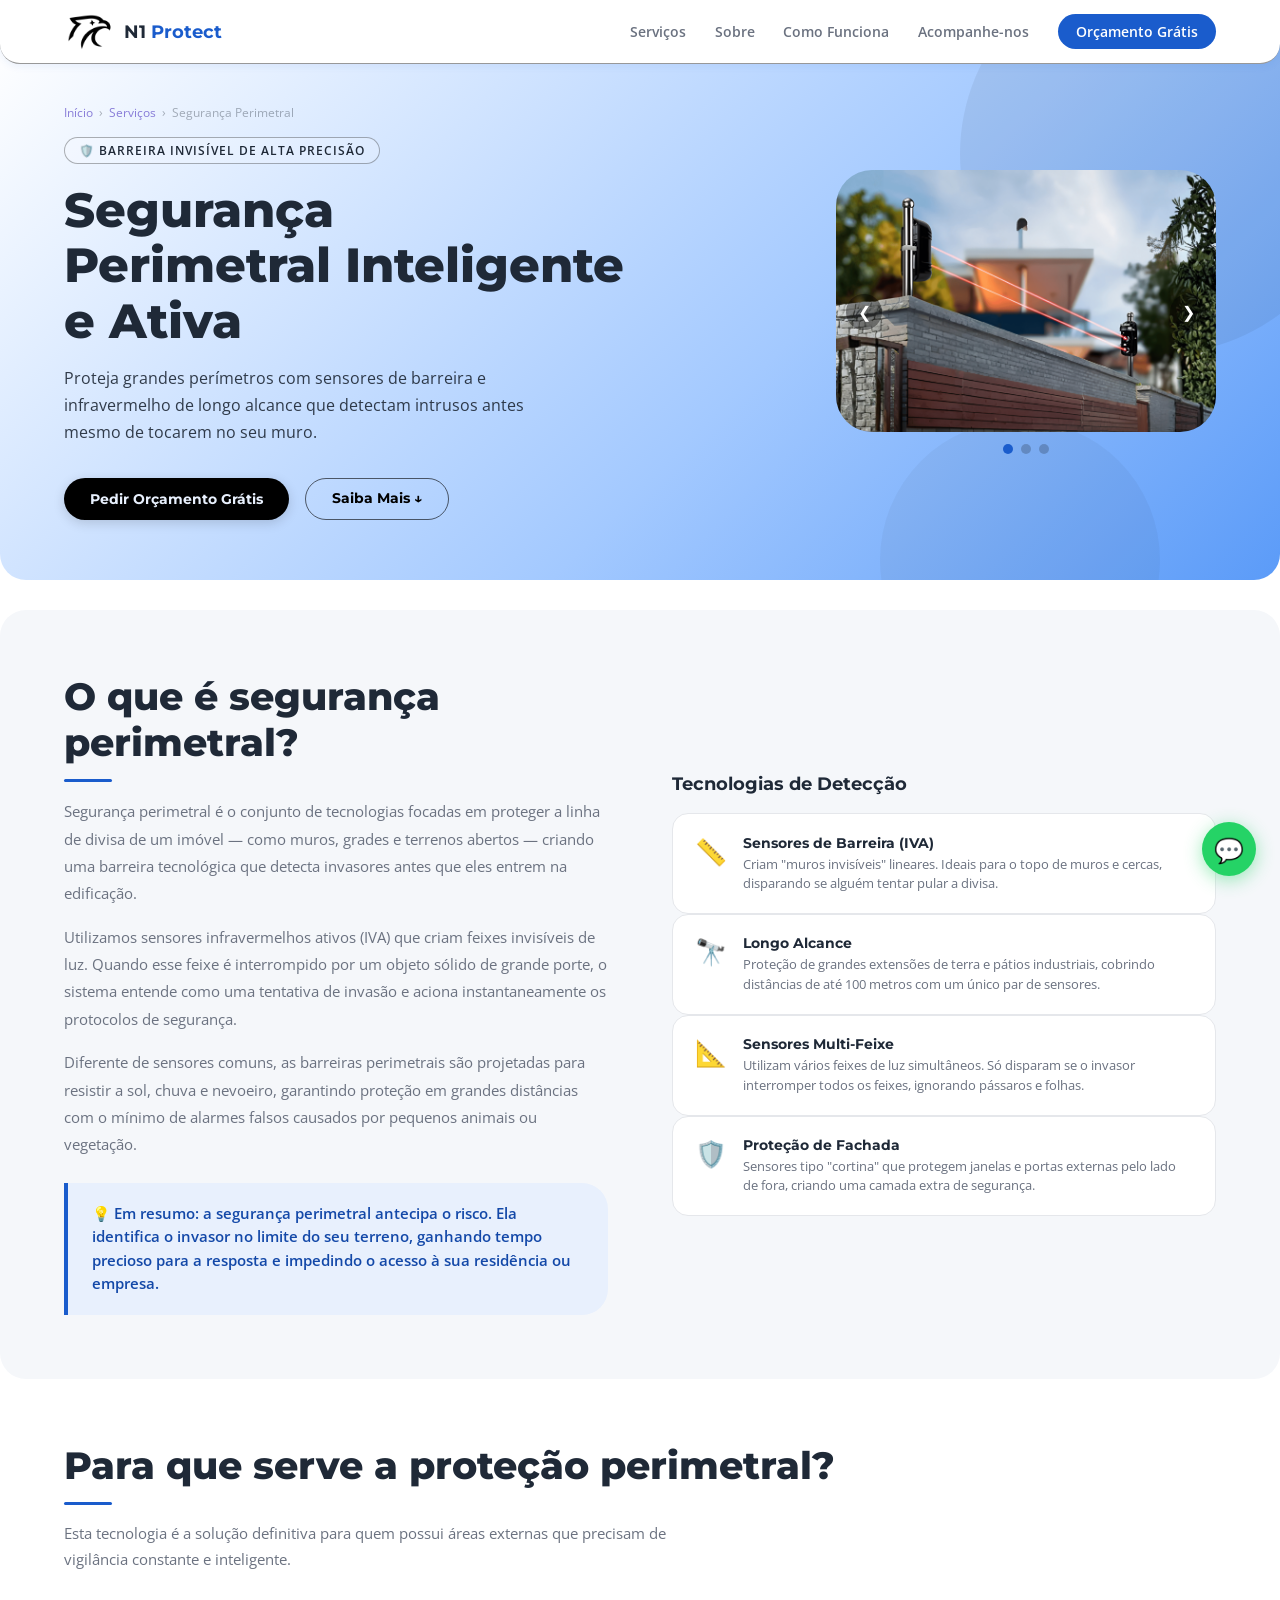
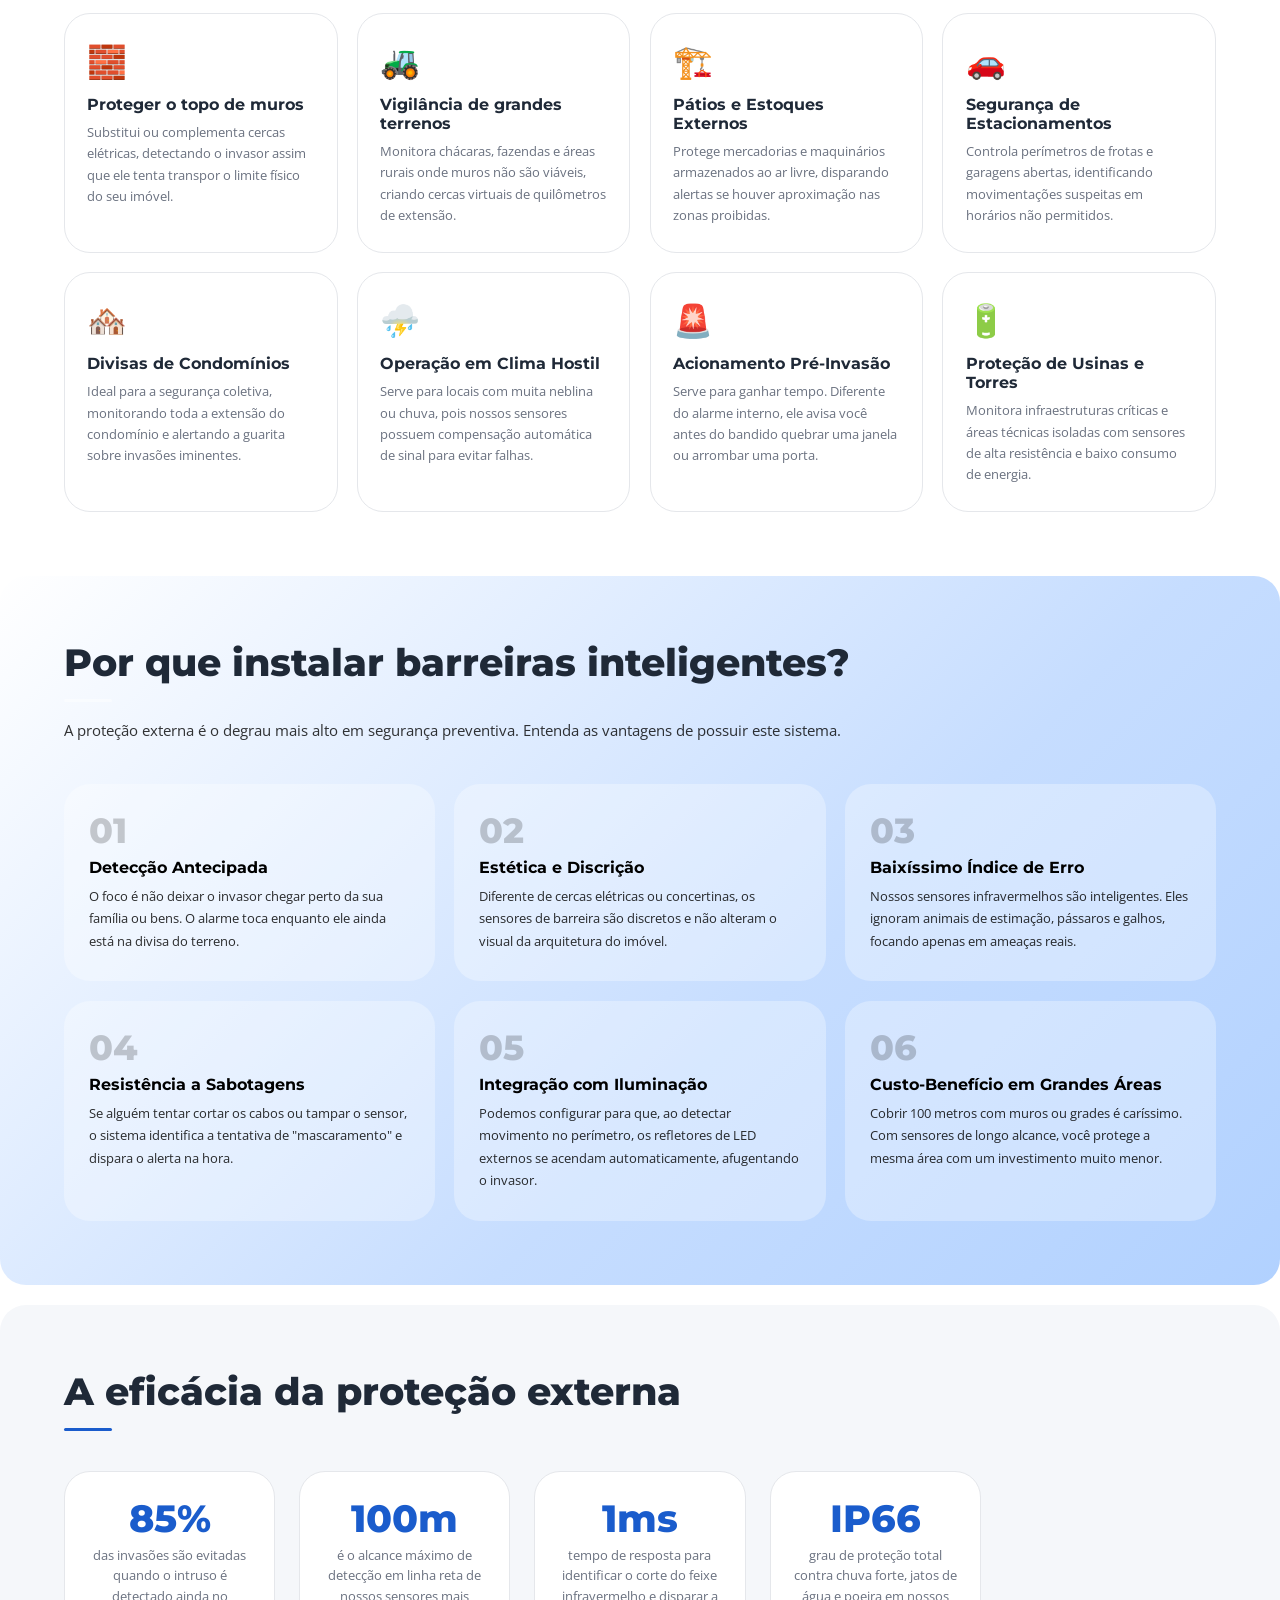
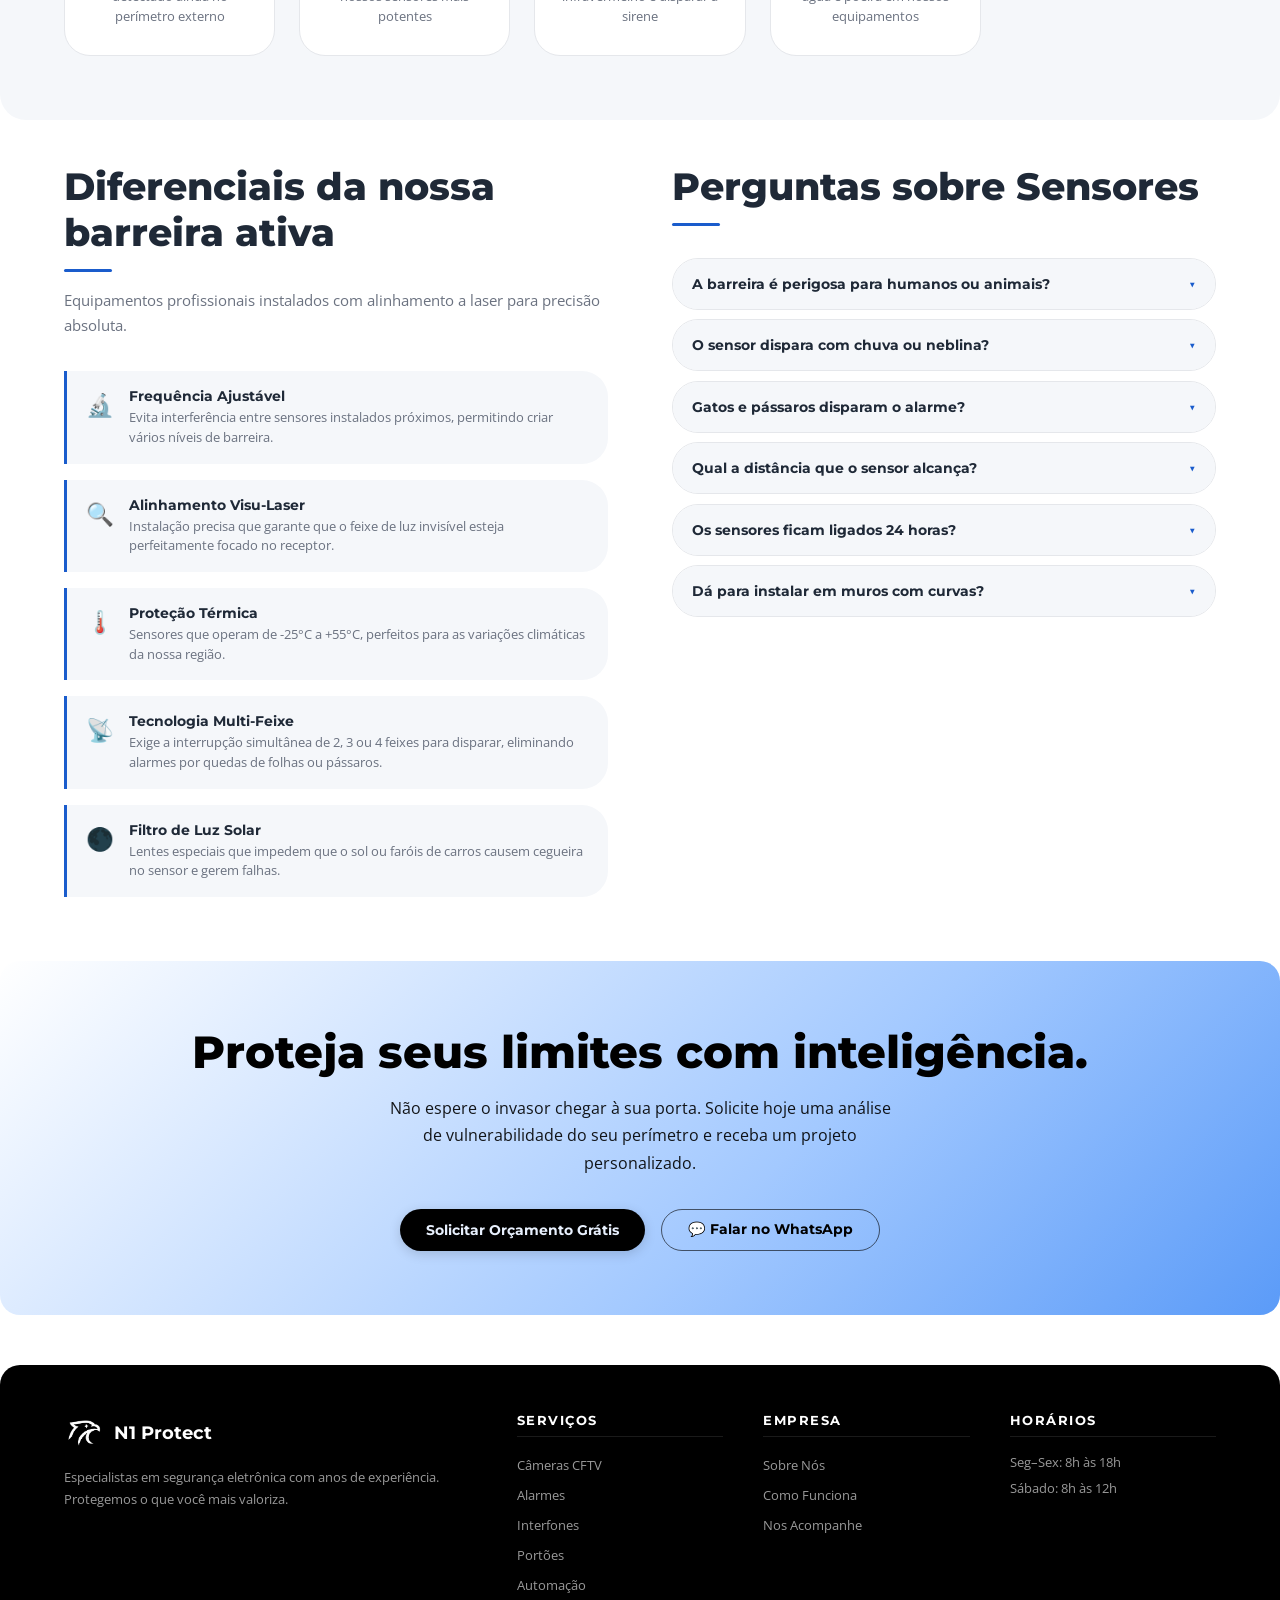
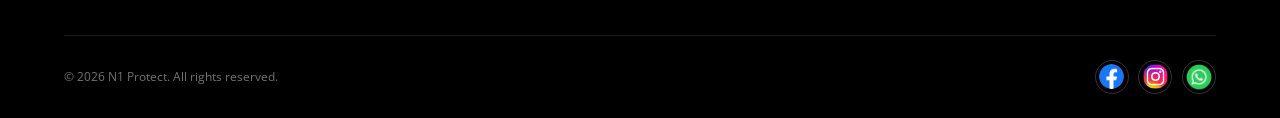
<file: services/segurança-perimetral.html>
<!DOCTYPE html>
<html lang="pt-BR">
<head>
<meta charset="UTF-8">
<meta name="viewport" content="width=device-width, initial-scale=1.0">
<title>Segurança Perimetral | N1 Protect</title>

<link rel="icon" type="image/png" href="/favicon.png">
<link rel="stylesheet" href="/services/styles.css">
<link href="https://fonts.googleapis.com/css2?family=Montserrat:wght@400;600;700;800&family=Open+Sans:wght@400;500;600&display=swap" rel="stylesheet">
</head>
<body>

<!-- MOBILE MENU -->
<div class="mobile-menu" id="mobileMenu">
  <button class="mobile-close" onclick="closeMobileMenu()">✕</button>
  <a href="../inicio" onclick="closeMobileMenu()">Início</a>
  <a href="../inicio#servicos" onclick="closeMobileMenu()">Serviços</a>
  <a href="../inicio#sobre" onclick="closeMobileMenu()">Sobre</a>
  <a href="../inicio#contato" onclick="closeMobileMenu()">Contato</a>
</div>

<!-- NAVBAR -->
<nav>
  <a href="../inicio/#" class="logo" style="display: flex; align-items: center; text-decoration: none;">
    <div style="display: flex; align-items: center; margin-bottom: 0;">
      <img src="../n1protectlogo.png" style="width: 50px; height: auto; display: block;" alt="Logo N1 Protect"/>
    </div>
    <span class="logo-text">N1 <span>Protect</span></span>
  </a>
  <ul class="nav-links">
    <li><a href="../inicio#servicos">Serviços</a></li>
    <li><a href="../inicio#sobre">Sobre</a></li>
    <li><a href="../inicio#processo">Como Funciona</a></li>
    <li><a href="../inicio#acompanhe-nos">Acompanhe-nos</a></li>
    <li><a href="../inicio#contato" class="btn-nav">Orçamento Grátis</a></li>
  </ul>
  <button class="hamburger" onclick="document.getElementById('mobileMenu').classList.add('open')">
    <span></span><span></span><span></span>
  </button>
</nav>

<!-- HERO -->
<section id="hero">
  <div class="hero-content">
    <div class="breadcrumb">
      <a href="../inicio">Início</a>
      <span>›</span>
      <a href="../inicio#servicos">Serviços</a>
      <span>›</span>
      <span>Segurança Perimetral</span>
    </div>
    <div class="hero-tag">🛡️ Barreira invisível de alta precisão</div>
    <h1>Segurança<br>Perimetral Inteligente<br>e Ativa</h1>
    <p>Proteja grandes perímetros com sensores de barreira e infravermelho de longo alcance que detectam intrusos antes mesmo de tocarem no seu muro.</p>
    <div class="hero-btns">
      <a href="../inicio#contato" class="btn-white">Pedir Orçamento Grátis</a>
      <a href="#oque" class="btn-ghost">Saiba Mais ↓</a>
    </div>
  </div>
  <div class="hero-visual">

    <div class="carousel-container">
      <div class="carousel-slide">
        <img src="../images/barreira-n.png" alt="Barreira 1">
        <img src="../images/barreira-n1.png" alt="Barreira 2">
        <img src="../images/barreira-n2.png" alt="Barreira 3">
      </div>

      <button id="prevBtn">&#10094;</button>
      <button id="nextBtn">&#10095;</button>

      <div class="carousel-dots">
        <span class="dot active"></span>
        <span class="dot"></span>
        <span class="dot"></span>
      </div>
    </div>
       
  </div>
</section>

<!-- O QUE SÃO -->
<section id="oque" class="padded">
  <div class="oque-grid">
    <div class="oque-text reveal">
      <div class="section-eyebrow">Entenda a tecnologia</div>
      <h2 class="section-title">O que é segurança perimetral?</h2>
      <div class="divider"></div>
      <p>Segurança perimetral é o conjunto de tecnologias focadas em proteger a linha de divisa de um imóvel — como muros, grades e terrenos abertos — criando uma barreira tecnológica que detecta invasores antes que eles entrem na edificação.</p>
      <p>Utilizamos sensores infravermelhos ativos (IVA) que criam feixes invisíveis de luz. Quando esse feixe é interrompido por um objeto sólido de grande porte, o sistema entende como uma tentativa de invasão e aciona instantaneamente os protocolos de segurança.</p>
      <p>Diferente de sensores comuns, as barreiras perimetrais são projetadas para resistir a sol, chuva e nevoeiro, garantindo proteção em grandes distâncias com o mínimo de alarmes falsos causados por pequenos animais ou vegetação.</p>
      <div class="highlight-box">
        <p>💡 Em resumo: a segurança perimetral antecipa o risco. Ela identifica o invasor no limite do seu terreno, ganhando tempo precioso para a resposta e impedindo o acesso à sua residência ou empresa.</p>
      </div>
    </div>
    <div class="reveal">
      <div class="section-eyebrow">Soluções Externas</div>
      <h3 style="font-family:'Montserrat',sans-serif;font-size:1.1rem;font-weight:700;margin-bottom:1.2rem;color:var(--text)">Tecnologias de Detecção</h3>
      <div class="type-card">
        <span class="type-card-icon">📏</span>
        <div><h4>Sensores de Barreira (IVA)</h4><p>Criam "muros invisíveis" lineares. Ideais para o topo de muros e cercas, disparando se alguém tentar pular a divisa.</p></div>
      </div>
      <div class="type-card">
        <span class="type-card-icon">🔭</span>
        <div><h4>Longo Alcance</h4><p>Proteção de grandes extensões de terra e pátios industriais, cobrindo distâncias de até 100 metros com um único par de sensores.</p></div>
      </div>
      <div class="type-card">
        <span class="type-card-icon">📐</span>
        <div><h4>Sensores Multi-Feixe</h4><p>Utilizam vários feixes de luz simultâneos. Só disparam se o invasor interromper todos os feixes, ignorando pássaros e folhas.</p></div>
      </div>
      <div class="type-card">
        <span class="type-card-icon">🛡️</span>
        <div><h4>Proteção de Fachada</h4><p>Sensores tipo "cortina" que protegem janelas e portas externas pelo lado de fora, criando uma camada extra de segurança.</p></div>
      </div>
    </div>
  </div>
</section>

<!-- PARA QUE SERVE -->
<section id="paraqueserve" class="padded">
  <div class="reveal">
    <div class="section-eyebrow">Aplicações práticas</div>
    <h2 class="section-title">Para que serve a proteção perimetral?</h2>
    <div class="divider"></div>
    <p class="section-desc">Esta tecnologia é a solução definitiva para quem possui áreas externas que precisam de vigilância constante e inteligente.</p>
  </div>
  <div class="uses-grid reveal">
    <div class="use-card">
      <div class="use-card-bar"></div>
      <span class="use-card-icon">🧱</span>
      <h3>Proteger o topo de muros</h3>
      <p>Substitui ou complementa cercas elétricas, detectando o invasor assim que ele tenta transpor o limite físico do seu imóvel.</p>
    </div>
    <div class="use-card">
      <div class="use-card-bar"></div>
      <span class="use-card-icon">🚜</span>
      <h3>Vigilância de grandes terrenos</h3>
      <p>Monitora chácaras, fazendas e áreas rurais onde muros não são viáveis, criando cercas virtuais de quilômetros de extensão.</p>
    </div>
    <div class="use-card">
      <div class="use-card-bar"></div>
      <span class="use-card-icon">🏗️</span>
      <h3>Pátios e Estoques Externos</h3>
      <p>Protege mercadorias e maquinários armazenados ao ar livre, disparando alertas se houver aproximação nas zonas proibidas.</p>
    </div>
    <div class="use-card">
      <div class="use-card-bar"></div>
      <span class="use-card-icon">🚗</span>
      <h3>Segurança de Estacionamentos</h3>
      <p>Controla perímetros de frotas e garagens abertas, identificando movimentações suspeitas em horários não permitidos.</p>
    </div>
    <div class="use-card">
      <div class="use-card-bar"></div>
      <span class="use-card-icon">🏘️</span>
      <h3>Divisas de Condomínios</h3>
      <p>Ideal para a segurança coletiva, monitorando toda a extensão do condomínio e alertando a guarita sobre invasões iminentes.</p>
    </div>
    <div class="use-card">
      <div class="use-card-bar"></div>
      <span class="use-card-icon">⛈️</span>
      <h3>Operação em Clima Hostil</h3>
      <p>Serve para locais com muita neblina ou chuva, pois nossos sensores possuem compensação automática de sinal para evitar falhas.</p>
    </div>
    <div class="use-card">
      <div class="use-card-bar"></div>
      <span class="use-card-icon">🚨</span>
      <h3>Acionamento Pré-Invasão</h3>
      <p>Serve para ganhar tempo. Diferente do alarme interno, ele avisa você antes do bandido quebrar uma janela ou arrombar uma porta.</p>
    </div>
    <div class="use-card">
      <div class="use-card-bar"></div>
      <span class="use-card-icon">🔋</span>
      <h3>Proteção de Usinas e Torres</h3>
      <p>Monitora infraestruturas críticas e áreas técnicas isoladas com sensores de alta resistência e baixo consumo de energia.</p>
    </div>
  </div>
</section>

<!-- POR QUE ADQUIRIR -->
<section id="porqueadquirir" class="padded">
  <div class="reveal">
    <div class="section-eyebrow">Motivos para investir</div>
    <h2 class="section-title">Por que instalar barreiras inteligentes?</h2>
    <div class="divider" style="background:rgba(255,255,255,0.4)"></div>
    <p class="section-desc">A proteção externa é o degrau mais alto em segurança preventiva. Entenda as vantagens de possuir este sistema.</p>
  </div>
  <div class="reasons-grid reveal">
    <div class="reason-card">
      <div class="reason-num">01</div>
      <h3>Detecção Antecipada</h3>
      <p>O foco é não deixar o invasor chegar perto da sua família ou bens. O alarme toca enquanto ele ainda está na divisa do terreno.</p>
    </div>
    <div class="reason-card">
      <div class="reason-num">02</div>
      <h3>Estética e Discrição</h3>
      <p>Diferente de cercas elétricas ou concertinas, os sensores de barreira são discretos e não alteram o visual da arquitetura do imóvel.</p>
    </div>
    <div class="reason-card">
      <div class="reason-num">03</div>
      <h3>Baixíssimo Índice de Erro</h3>
      <p>Nossos sensores infravermelhos são inteligentes. Eles ignoram animais de estimação, pássaros e galhos, focando apenas em ameaças reais.</p>
    </div>
    <div class="reason-card">
      <div class="reason-num">04</div>
      <h3>Resistência a Sabotagens</h3>
      <p>Se alguém tentar cortar os cabos ou tampar o sensor, o sistema identifica a tentativa de "mascaramento" e dispara o alerta na hora.</p>
    </div>
    <div class="reason-card">
      <div class="reason-num">05</div>
      <h3>Integração com Iluminação</h3>
      <p>Podemos configurar para que, ao detectar movimento no perímetro, os refletores de LED externos se acendam automaticamente, afugentando o invasor.</p>
    </div>
    <div class="reason-card">
      <div class="reason-num">06</div>
      <h3>Custo-Benefício em Grandes Áreas</h3>
      <p>Cobrir 100 metros com muros ou grades é caríssimo. Com sensores de longo alcance, você protege a mesma área com um investimento muito menor.</p>
    </div>
  </div>
</section>

<!-- ESTATÍSTICAS -->
<section id="stats" class="padded">
  <div class="reveal">
    <div class="section-eyebrow">Dados que convencem</div>
    <h2 class="section-title">A eficácia da proteção externa</h2>
    <div class="divider"></div>
  </div>
  <div class="stats-grid reveal">
    <div class="stat-card">
      <div class="stat-big">85%</div>
      <p>das invasões são evitadas quando o intruso é detectado ainda no perímetro externo</p>
    </div>
    <div class="stat-card">
      <div class="stat-big">100m</div>
      <p>é o alcance máximo de detecção em linha reta de nossos sensores mais potentes</p>
    </div>
    <div class="stat-card">
      <div class="stat-big">1ms</div>
      <p>tempo de resposta para identificar o corte do feixe infravermelho e disparar a sirene</p>
    </div>
    <div class="stat-card">
      <div class="stat-big">IP66</div>
      <p>grau de proteção total contra chuva forte, jatos de água e poeira em nossos equipamentos</p>
    </div>
  </div>
</section>

<!-- TECNOLOGIA + FAQ -->
<section id="tecnologia" class="padded">
  <div class="tech-grid">
    <div class="reveal">
      <div class="section-eyebrow">Recursos modernos</div>
      <h2 class="section-title">Diferenciais da nossa barreira ativa</h2>
      <div class="divider"></div>
      <p class="section-desc">Equipamentos profissionais instalados com alinhamento a laser para precisão absoluta.</p>
      <div class="tech-list">
        <div class="tech-item"><span class="tech-icon">🔬</span><div class="tech-text"><h4>Frequência Ajustável</h4><p>Evita interferência entre sensores instalados próximos, permitindo criar vários níveis de barreira.</p></div></div>
        <div class="tech-item"><span class="tech-icon">🔍</span><div class="tech-text"><h4>Alinhamento Visu-Laser</h4><p>Instalação precisa que garante que o feixe de luz invisível esteja perfeitamente focado no receptor.</p></div></div>
        <div class="tech-item"><span class="tech-icon">🌡️</span><div class="tech-text"><h4>Proteção Térmica</h4><p>Sensores que operam de -25°C a +55°C, perfeitos para as variações climáticas da nossa região.</p></div></div>
        <div class="tech-item"><span class="tech-icon">📡</span><div class="tech-text"><h4>Tecnologia Multi-Feixe</h4><p>Exige a interrupção simultânea de 2, 3 ou 4 feixes para disparar, eliminando alarmes por quedas de folhas ou pássaros.</p></div></div>
        <div class="tech-item"><span class="tech-icon">🌑</span><div class="tech-text"><h4>Filtro de Luz Solar</h4><p>Lentes especiais que impedem que o sol ou faróis de carros causem cegueira no sensor e gerem falhas.</p></div></div>
      </div>
    </div>
    <div class="reveal">
      <div class="section-eyebrow">Dúvidas frequentes</div>
      <h2 class="section-title">Perguntas sobre Sensores</h2>
      <div class="divider"></div>
      <div class="faq-list">
        <div class="faq-item">
          <button class="faq-q" onclick="toggleFaq(this)">A barreira é perigosa para humanos ou animais? <span class="arrow">▼</span></button>
          <div class="faq-a">Não. Diferente da cerca elétrica, a barreira infravermelha usa apenas luz invisível. Ela não dá choque; apenas detecta a passagem e avisa o sistema.</div>
        </div>
        <div class="faq-item">
          <button class="faq-q" onclick="toggleFaq(this)">O sensor dispara com chuva ou neblina? <span class="arrow">▼</span></button>
          <div class="faq-a">Nossos sensores possuem um circuito de compensação. Se o sinal enfraquecer devido à neblina, ele se ajusta automaticamente para manter a detecção real.</div>
        </div>
        <div class="faq-item">
          <button class="faq-q" onclick="toggleFaq(this)">Gatos e pássaros disparam o alarme? <span class="arrow">▼</span></button>
          <div class="faq-a">Com a tecnologia multi-feixe, o alarme só toca se algo do tamanho de um humano bloquear todos os feixes ao mesmo tempo. Pequenos animais passam sem disparar.</div>
        </div>
        <div class="faq-item">
          <button class="faq-q" onclick="toggleFaq(this)">Qual a distância que o sensor alcança? <span class="arrow">▼</span></button>
          <div class="faq-a">Temos modelos que variam de 30 metros até 100 metros de alcance real em áreas externas, dependendo da necessidade do seu terreno.</div>
        </div>
        <div class="faq-item">
          <button class="faq-q" onclick="toggleFaq(this)">Os sensores ficam ligados 24 horas? <span class="arrow">▼</span></button>
          <div class="faq-a">Sim. Você pode configurar o perímetro para ficar sempre ativo (24h) ou apenas quando você armar o sistema principal à noite ou ao sair.</div>
        </div>
        <div class="faq-item">
          <button class="faq-q" onclick="toggleFaq(this)">Dá para instalar em muros com curvas? <span class="arrow">▼</span></button>
          <div class="faq-a">Os sensores IVA trabalham em linha reta. Para muros curvos ou com cantos, instalamos múltiplos pares de sensores para cobrir todo o contorno da propriedade.</div>
        </div>
      </div>
    </div>
  </div>
</section>

<!-- CTA -->
<section id="cta">
  <h2>Proteja seus limites com inteligência.</h2>
  <p>Não espere o invasor chegar à sua porta. Solicite hoje uma análise de vulnerabilidade do seu perímetro e receba um projeto personalizado.</p>
  <div class="cta-btns">
    <a href="../inicio#contato" class="btn-white">Solicitar Orçamento Grátis</a>
    <a href="https://wa.me/5542991529344" class="btn-ghost">💬 Falar no WhatsApp</a>
  </div>
</section>

<!-- FOOTER -->
<footer>
  <div class="footer-grid">
    <div class="footer-brand">
      <div class="footer-logo"><a href="#" class="logo">
        <img src="../n1protectlogo2w.png" class="logo" alt="N1 Protect Logo" style="width: 40px; height: auto; justify-content: center;
 align-items: center;">
        <span class="logo-text">N1 Protect</span></a></div>
      <p>Especialistas em segurança eletrônica com anos de experiência. Protegemos o que você mais valoriza.</p>
    </div>
    <div class="footer-col"><h5>Serviços</h5><ul><li><a href="../services/cameras">Câmeras CFTV</a></li><li><a href="../services/alarmes">Alarmes</a></li><li><a href="../services/interfones">Interfones</a></li><li><a href="../services/portões-eletrônicos">Portões</a></li><li><a href="../services/automação-residencial">Automação</a></li></ul></div>
    <div class="footer-col"><h5>Empresa</h5><ul><li><a href="../inicio#sobre">Sobre Nós</a></li><li><a href="../inicio#processo">Como Funciona</a></li><li><a href="../inicio#acompanhe-nos">Nos Acompanhe</a></li></ul></div>
    <div class="footer-col"><h5>Horários</h5><ul><li><div class="footer-text">Seg–Sex: 8h às 18h</div></li><li><div class="footer-text">Sábado: 8h às 12h</div></li></ul></div>
  </div>
  <div class="footer-bottom">
    <p>© 2026 N1 Protect. All rights reserved.</p>
    <div class="social-links">
      <a href="https://www.facebook.com/1009951808877132" class="social-link"; "social"><img src="../facebook.png" alt="Facebook" style="width: 25px; height: auto; border-radius: 100%; justify-content: center;
 align-items: center;"></a>
      <a href="https://www.instagram.com/n1.protect/" class="social-link"; "test-avatar"><img src="../instagram.png" alt="Instagram" style="width: 25px; height: auto; border-radius: 100%; justify-content: center;
 align-items: center;"></a>
      <a href="https://wa.me/5542991529344" class="social-link"; "test-avatar"><img src="../whatsapp.png" alt="Whatsapp" style="width: 30px; height: auto; border-radius: 200%; justify-content: center;
 align-items: center;"></a>
    </div>
  </div>
</footer>

<a href="https://wa.me/5542991529344" class="whatsapp-float" title="WhatsApp">💬</a>

<script>
  function closeMobileMenu() { document.getElementById('mobileMenu').classList.remove('open'); }
 
  // REVEAL
  const obs = new IntersectionObserver(entries => {
    entries.forEach((e, i) => { if (e.isIntersecting) setTimeout(() => e.target.classList.add('visible'), i * 60); });
  }, { threshold: 0.1 });
  document.querySelectorAll('.reveal').forEach(el => obs.observe(el));
  
  // FAQ
  function toggleFaq(btn) {
    const answer = btn.nextElementSibling;
    const isOpen = btn.classList.contains('open');
    document.querySelectorAll('.faq-q').forEach(b => { b.classList.remove('open'); b.nextElementSibling.classList.remove('open'); });
    if (!isOpen) { btn.classList.add('open'); answer.classList.add('open'); }
  }
 
  // Smooth scroll para ancora interna
  document.querySelector('a[href="#oque"]').addEventListener('click', e => {
    e.preventDefault();
    document.getElementById('oque').scrollIntoView({ behavior: 'smooth' });
  });

  // CARROSSEL
// ── CARROSSEL DE IMAGENS COM TRANSIÇÃO AUTOMÁTICA ──
  const slide = document.querySelector('.carousel-slide');
  const images = document.querySelectorAll('.carousel-slide img');
  const dots = document.querySelectorAll('.dot');
  const container = document.querySelector('.carousel-container'); // Seleciona o container para detetar o rato

  let counter = 0;
  const size = 100;
  let autoplayTimer = null; // Guarda o temporizador do carrossel

  function updateCarousel() {
      if (!slide || images.length === 0) return;
      slide.style.transform = 'translateX(' + (-size * counter) + '%)';
      
      dots.forEach(dot => dot.classList.remove('active'));
      if (dots[counter]) dots[counter].classList.add('active');
  }

  function nextImage() {
      if (images.length === 0) return;
      if (counter >= images.length - 1) {
          counter = 0;
      } else {
          counter++;
      }
      updateCarousel();
  }

  function prevImage() {
      if (images.length === 0) return;
      if (counter <= 0) {
          counter = images.length - 1;
      } else {
          counter--;
      }
      updateCarousel();
  }

  // Funções para controlar o temporizador automático
  function startAutoplay() {
      // Muda de imagem a cada 4000 milissegundos (4 segundos)
      autoplayTimer = setInterval(nextImage, 4000); 
  }

  function stopAutoplay() {
      clearInterval(autoplayTimer);
  }

  // Ouvintes de eventos para os botões manuais
  const nextBtn = document.getElementById('nextBtn');
  const prevBtn = document.getElementById('prevBtn');

  if (nextBtn) {
    nextBtn.addEventListener('click', () => {
        nextImage();
    });
  }

  if (prevBtn) {
    prevBtn.addEventListener('click', () => {
        prevImage();
    });
  }

  // Eventos para pausar ao passar o rato (Apenas se o container existir)
  if (container) {
      container.addEventListener('mouseenter', stopAutoplay); // Pausa quando o rato entra
      container.addEventListener('mouseleave', startAutoplay); // Retoma quando o rato sai
  }

  // Inicia o carrossel automático assim que a página carrega
  startAutoplay();
  
</script>
</body>
</html>
</file>
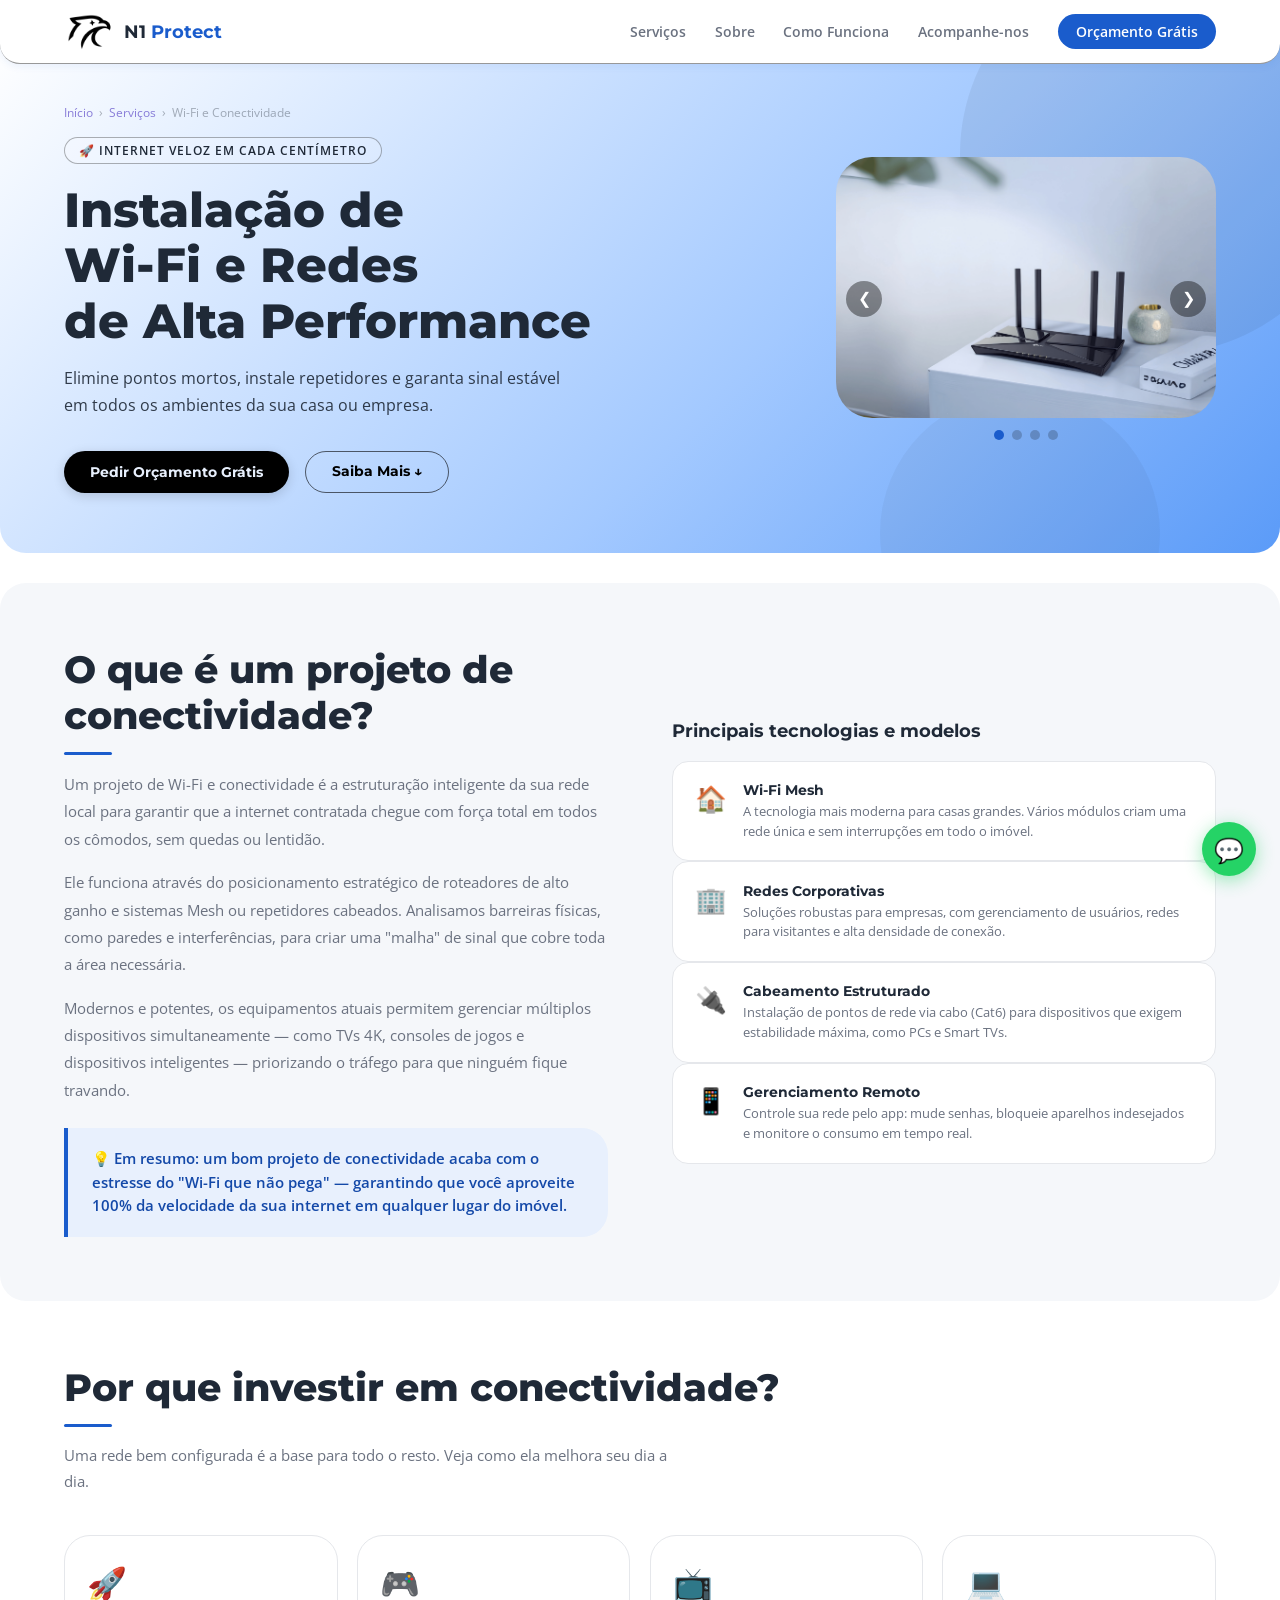
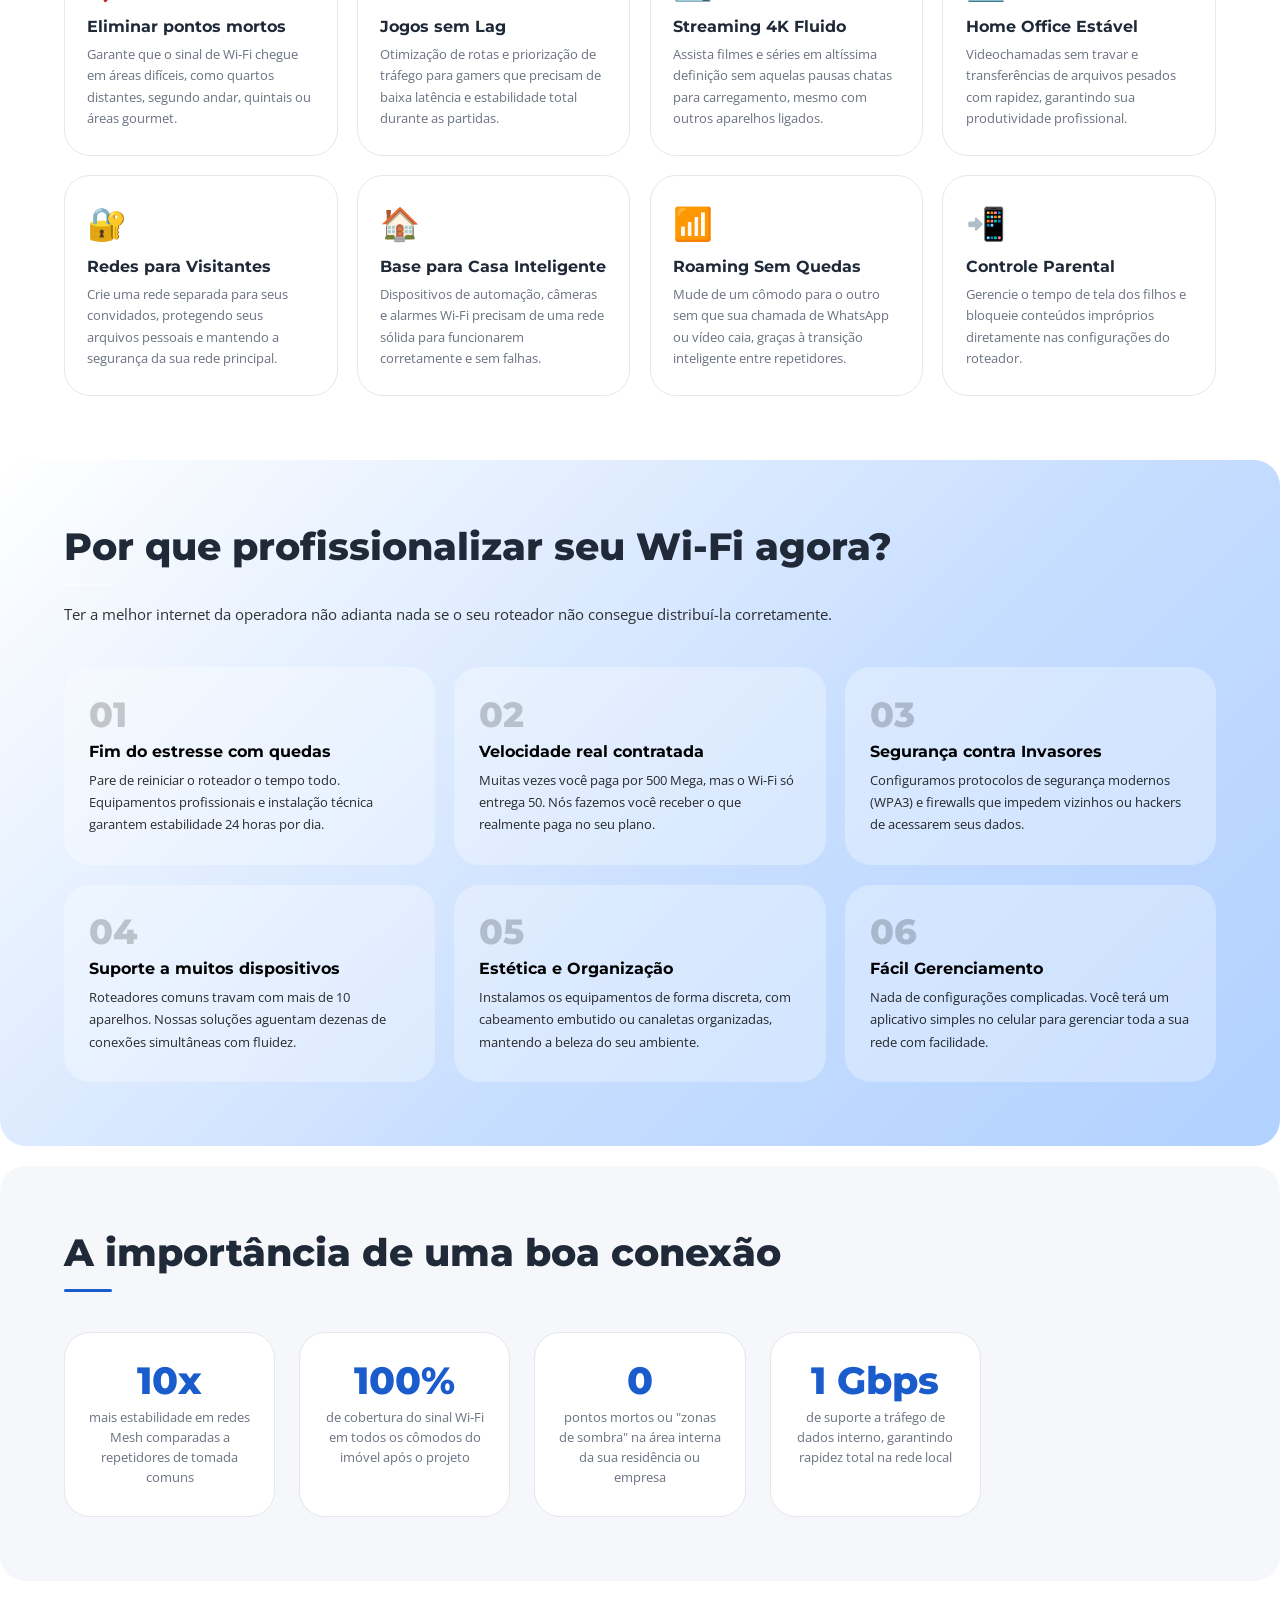
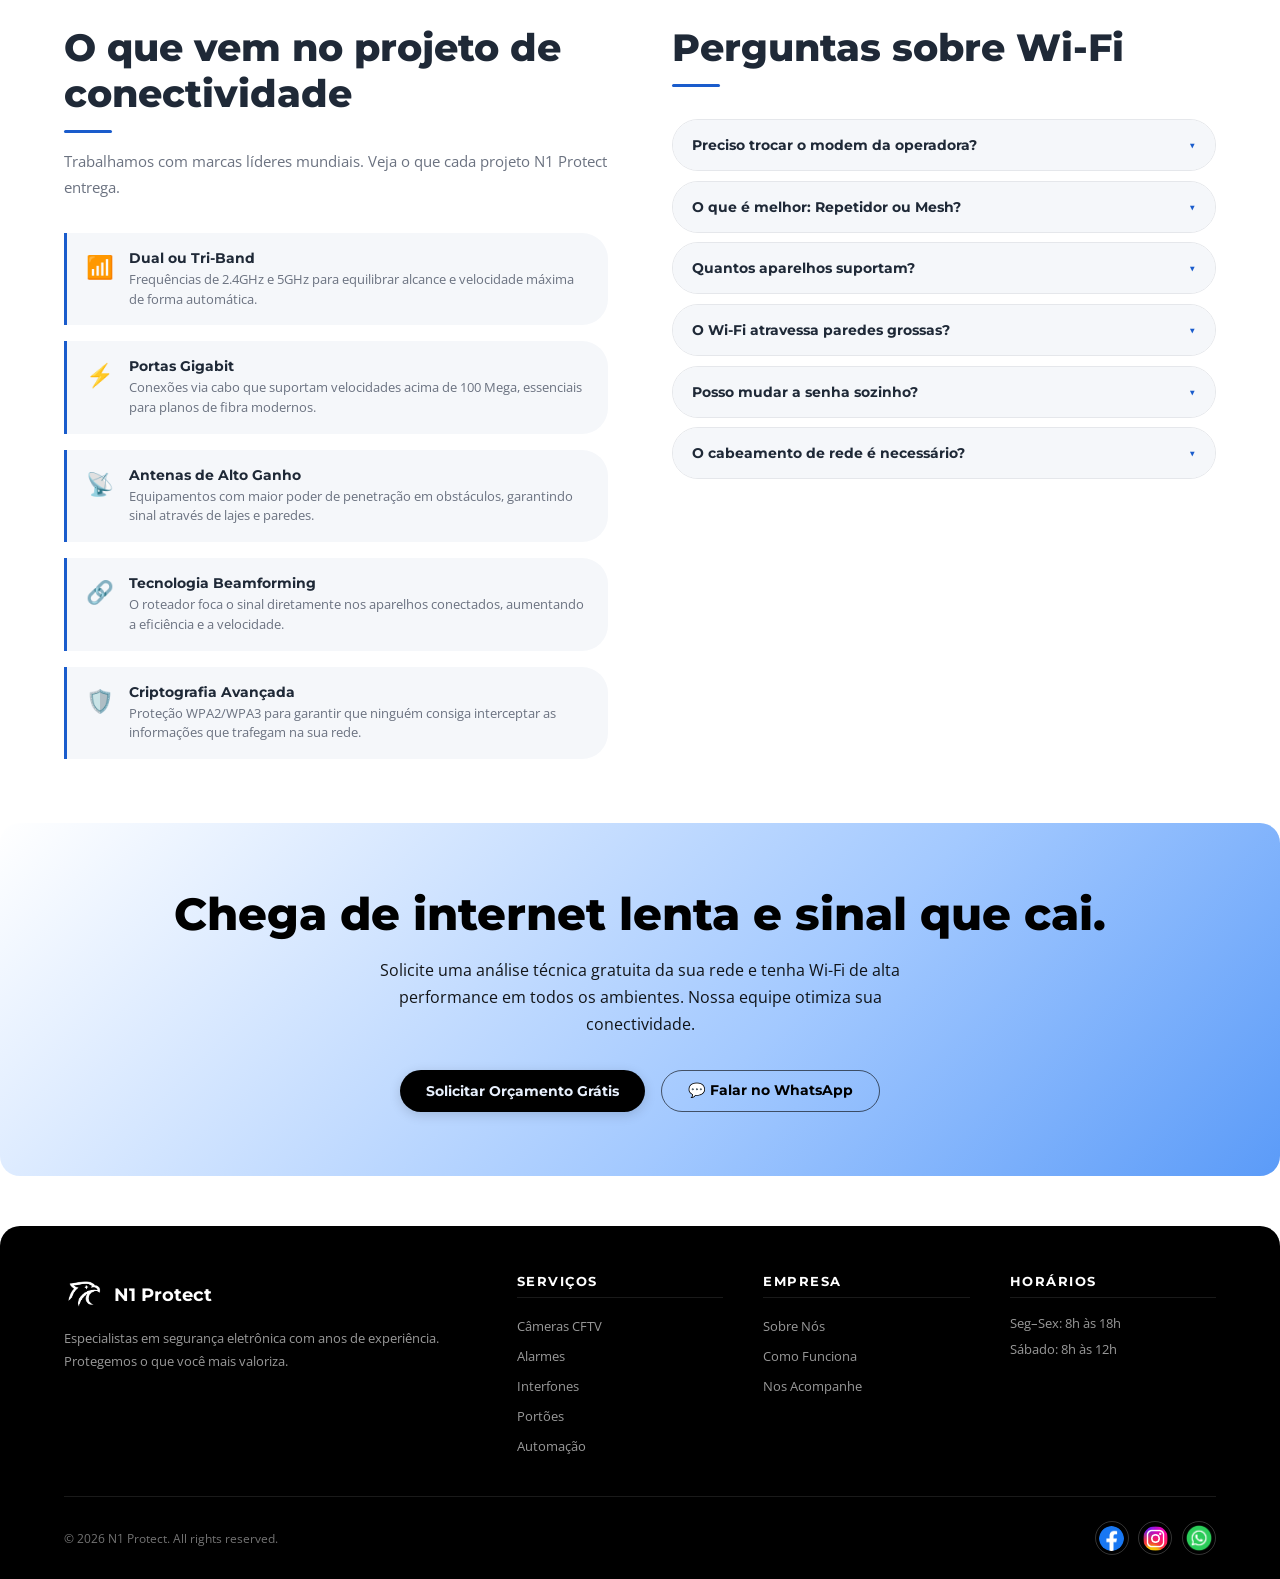
<file: services/wifi+conectividade.html>
<!DOCTYPE html>
<html lang="pt-BR">
<head>
<meta charset="UTF-8">
<meta name="viewport" content="width=device-width, initial-scale=1.0">
<title>Wi-Fi e Conectividade | N1 Protect</title>

<link rel="icon" type="image/png" href="/favicon.png">
<link rel="stylesheet" href="/services/styles.css">
<link href="https://fonts.googleapis.com/css2?family=Montserrat:wght@400;600;700;800&family=Open+Sans:wght@400;500;600&display=swap" rel="stylesheet">
</head>
<body>

<!-- MOBILE MENU -->
<div class="mobile-menu" id="mobileMenu">
  <button class="mobile-close" onclick="closeMobileMenu()">✕</button>
  <a href="../inicio" onclick="closeMobileMenu()">Início</a>
  <a href="../inicio#servicos" onclick="closeMobileMenu()">Serviços</a>
  <a href="../inicio#sobre" onclick="closeMobileMenu()">Sobre</a>
  <a href="../inicio#contato" onclick="closeMobileMenu()">Contato</a>
</div>

<!-- NAVBAR -->
<nav>
  <a href="../inicio/#" class="logo" style="display: flex; align-items: center; text-decoration: none;">
    <div style="display: flex; align-items: center; margin-bottom: 0;">
      <img src="../n1protectlogo.png" style="width: 50px; height: auto; display: block;" alt="Logo N1 Protect"/>
    </div>
    <span class="logo-text">N1 <span>Protect</span></span>
  </a>
  <ul class="nav-links">
    <li><a href="../inicio#servicos">Serviços</a></li>
    <li><a href="../inicio#sobre">Sobre</a></li>
    <li><a href="../inicio#processo">Como Funciona</a></li>
    <li><a href="../inicio#acompanhe-nos">Acompanhe-nos</a></li>
    <li><a href="../inicio#contato" class="btn-nav">Orçamento Grátis</a></li>
  </ul>
  <button class="hamburger" onclick="document.getElementById('mobileMenu').classList.add('open')">
    <span></span><span></span><span></span>
  </button>
</nav>

<!-- HERO -->
<section id="hero">
  <div class="hero-content">
    <div class="breadcrumb">
      <a href="../inicio">Início</a>
      <span>›</span>
      <a href="../inicio#servicos">Serviços</a>
      <span>›</span>
      <span>Wi-Fi e Conectividade</span>
    </div>
    <div class="hero-tag">🚀 Internet veloz em cada centímetro</div>
    <h1>Instalação de<br>Wi-Fi e Redes<br>de Alta Performance</h1>
    <p>Elimine pontos mortos, instale repetidores e garanta sinal estável em todos os ambientes da sua casa ou empresa.</p>
    <div class="hero-btns">
      <a href="../inicio#contato" class="btn-white">Pedir Orçamento Grátis</a>
      <a href="#oque" class="btn-ghost">Saiba Mais ↓</a>
    </div>
  </div>
  <div class="hero-visual">

    <div class="carousel-container">
      <div class="carousel-slide">
        <img src="../images/conectividade-n3.png" alt="Conectividade 1">
        <img src="../images/conectividade-n2.png" alt="Conectividade 2">
        <img src="../images/conectividade-n1.png" alt="Conectividade 3">
        <img src="../images/conectividade-n.png" alt="Conectividade 4">
      </div>

      <button id="prevBtn">&#10094;</button>
      <button id="nextBtn">&#10095;</button>

      <div class="carousel-dots">
        <span class="dot active"></span>
        <span class="dot"></span>
        <span class="dot"></span>
        <span class="dot"></span>
      </div>
    </div>
       
  </div>
</section>

<!-- O QUE SÃO -->
<section id="oque" class="padded">
  <div class="oque-grid">
    <div class="oque-text reveal">
      <div class="section-eyebrow">Entenda o serviço</div>
      <h2 class="section-title">O que é um projeto de conectividade?</h2>
      <div class="divider"></div>
      <p>Um projeto de Wi-Fi e conectividade é a estruturação inteligente da sua rede local para garantir que a internet contratada chegue com força total em todos os cômodos, sem quedas ou lentidão.</p>
      <p>Ele funciona através do posicionamento estratégico de roteadores de alto ganho e sistemas Mesh ou repetidores cabeados. Analisamos barreiras físicas, como paredes e interferências, para criar uma "malha" de sinal que cobre toda a área necessária.</p>
      <p>Modernos e potentes, os equipamentos atuais permitem gerenciar múltiplos dispositivos simultaneamente — como TVs 4K, consoles de jogos e dispositivos inteligentes — priorizando o tráfego para que ninguém fique travando.</p>
      <div class="highlight-box">
        <p>💡 Em resumo: um bom projeto de conectividade acaba com o estresse do "Wi-Fi que não pega" — garantindo que você aproveite 100% da velocidade da sua internet em qualquer lugar do imóvel.</p>
      </div>
    </div>
    <div class="reveal">
      <div class="section-eyebrow">Soluções de rede</div>
      <h3 style="font-family:'Montserrat',sans-serif;font-size:1.1rem;font-weight:700;margin-bottom:1.2rem;color:var(--text)">Principais tecnologias e modelos</h3>
      <div class="type-card">
        <span class="type-card-icon">🏠</span>
        <div><h4>Wi-Fi Mesh</h4><p>A tecnologia mais moderna para casas grandes. Vários módulos criam uma rede única e sem interrupções em todo o imóvel.</p></div>
      </div>
      <div class="type-card">
        <span class="type-card-icon">🏢</span>
        <div><h4>Redes Corporativas</h4><p>Soluções robustas para empresas, com gerenciamento de usuários, redes para visitantes e alta densidade de conexão.</p></div>
      </div>
      <div class="type-card">
        <span class="type-card-icon">🔌</span>
        <div><h4>Cabeamento Estruturado</h4><p>Instalação de pontos de rede via cabo (Cat6) para dispositivos que exigem estabilidade máxima, como PCs e Smart TVs.</p></div>
      </div>
      <div class="type-card">
        <span class="type-card-icon">📱</span>
        <div><h4>Gerenciamento Remoto</h4><p>Controle sua rede pelo app: mude senhas, bloqueie aparelhos indesejados e monitore o consumo em tempo real.</p></div>
      </div>
    </div>
  </div>
</section>

<!-- PARA QUE SERVE -->
<section id="paraqueserve" class="padded">
  <div class="reveal">
    <div class="section-eyebrow">Aplicações práticas</div>
    <h2 class="section-title">Por que investir em conectividade?</h2>
    <div class="divider"></div>
    <p class="section-desc">Uma rede bem configurada é a base para todo o resto. Veja como ela melhora seu dia a dia.</p>
  </div>
  <div class="uses-grid reveal">
    <div class="use-card">
      <div class="use-card-bar"></div>
      <span class="use-card-icon">🚀</span>
      <h3>Eliminar pontos mortos</h3>
      <p>Garante que o sinal de Wi-Fi chegue em áreas difíceis, como quartos distantes, segundo andar, quintais ou áreas gourmet.</p>
    </div>
    <div class="use-card">
      <div class="use-card-bar"></div>
      <span class="use-card-icon">🎮</span>
      <h3>Jogos sem Lag</h3>
      <p>Otimização de rotas e priorização de tráfego para gamers que precisam de baixa latência e estabilidade total durante as partidas.</p>
    </div>
    <div class="use-card">
      <div class="use-card-bar"></div>
      <span class="use-card-icon">📺</span>
      <h3>Streaming 4K Fluido</h3>
      <p>Assista filmes e séries em altíssima definição sem aquelas pausas chatas para carregamento, mesmo com outros aparelhos ligados.</p>
    </div>
    <div class="use-card">
      <div class="use-card-bar"></div>
      <span class="use-card-icon">💻</span>
      <h3>Home Office Estável</h3>
      <p>Videochamadas sem travar e transferências de arquivos pesados com rapidez, garantindo sua produtividade profissional.</p>
    </div>
    <div class="use-card">
      <div class="use-card-bar"></div>
      <span class="use-card-icon">🔐</span>
      <h3>Redes para Visitantes</h3>
      <p>Crie uma rede separada para seus convidados, protegendo seus arquivos pessoais e mantendo a segurança da sua rede principal.</p>
    </div>
    <div class="use-card">
      <div class="use-card-bar"></div>
      <span class="use-card-icon">🏠</span>
      <h3>Base para Casa Inteligente</h3>
      <p>Dispositivos de automação, câmeras e alarmes Wi-Fi precisam de uma rede sólida para funcionarem corretamente e sem falhas.</p>
    </div>
    <div class="use-card">
      <div class="use-card-bar"></div>
      <span class="use-card-icon">📶</span>
      <h3>Roaming Sem Quedas</h3>
      <p>Mude de um cômodo para o outro sem que sua chamada de WhatsApp ou vídeo caia, graças à transição inteligente entre repetidores.</p>
    </div>
    <div class="use-card">
      <div class="use-card-bar"></div>
      <span class="use-card-icon">📲</span>
      <h3>Controle Parental</h3>
      <p>Gerencie o tempo de tela dos filhos e bloqueie conteúdos impróprios diretamente nas configurações do roteador.</p>
    </div>
  </div>
</section>

<!-- POR QUE ADQUIRIR -->
<section id="porqueadquirir" class="padded">
  <div class="reveal">
    <div class="section-eyebrow">Motivos para investir</div>
    <h2 class="section-title">Por que profissionalizar seu Wi-Fi agora?</h2>
    <div class="divider" style="background:rgba(255,255,255,0.4)"></div>
    <p class="section-desc">Ter a melhor internet da operadora não adianta nada se o seu roteador não consegue distribuí-la corretamente.</p>
  </div>
  <div class="reasons-grid reveal">
    <div class="reason-card">
      <div class="reason-num">01</div>
      <h3>Fim do estresse com quedas</h3>
      <p>Pare de reiniciar o roteador o tempo todo. Equipamentos profissionais e instalação técnica garantem estabilidade 24 horas por dia.</p>
    </div>
    <div class="reason-card">
      <div class="reason-num">02</div>
      <h3>Velocidade real contratada</h3>
      <p>Muitas vezes você paga por 500 Mega, mas o Wi-Fi só entrega 50. Nós fazemos você receber o que realmente paga no seu plano.</p>
    </div>
    <div class="reason-card">
      <div class="reason-num">03</div>
      <h3>Segurança contra Invasores</h3>
      <p>Configuramos protocolos de segurança modernos (WPA3) e firewalls que impedem vizinhos ou hackers de acessarem seus dados.</p>
    </div>
    <div class="reason-card">
      <div class="reason-num">04</div>
      <h3>Suporte a muitos dispositivos</h3>
      <p>Roteadores comuns travam com mais de 10 aparelhos. Nossas soluções aguentam dezenas de conexões simultâneas com fluidez.</p>
    </div>
    <div class="reason-card">
      <div class="reason-num">05</div>
      <h3>Estética e Organização</h3>
      <p>Instalamos os equipamentos de forma discreta, com cabeamento embutido ou canaletas organizadas, mantendo a beleza do seu ambiente.</p>
    </div>
    <div class="reason-card">
      <div class="reason-num">06</div>
      <h3>Fácil Gerenciamento</h3>
      <p>Nada de configurações complicadas. Você terá um aplicativo simples no celular para gerenciar toda a sua rede com facilidade.</p>
    </div>
  </div>
</section>

<!-- ESTATÍSTICAS -->
<section id="stats" class="padded">
  <div class="reveal">
    <div class="section-eyebrow">Dados que convencem</div>
    <h2 class="section-title">A importância de uma boa conexão</h2>
    <div class="divider"></div>
  </div>
  <div class="stats-grid reveal">
    <div class="stat-card">
      <div class="stat-big">10x</div>
      <p>mais estabilidade em redes Mesh comparadas a repetidores de tomada comuns</p>
    </div>
    <div class="stat-card">
      <div class="stat-big">100%</div>
      <p>de cobertura do sinal Wi-Fi em todos os cômodos do imóvel após o projeto</p>
    </div>
    <div class="stat-card">
      <div class="stat-big">0</div>
      <p>pontos mortos ou "zonas de sombra" na área interna da sua residência ou empresa</p>
    </div>
    <div class="stat-card">
      <div class="stat-big">1 Gbps</div>
      <p>de suporte a tráfego de dados interno, garantindo rapidez total na rede local</p>
    </div>
  </div>
</section>

<!-- TECNOLOGIA + FAQ -->
<section id="tecnologia" class="padded">
  <div class="tech-grid">
    <div class="reveal">
      <div class="section-eyebrow">Recursos modernos</div>
      <h2 class="section-title">O que vem no projeto de conectividade</h2>
      <div class="divider"></div>
      <p class="section-desc">Trabalhamos com marcas líderes mundiais. Veja o que cada projeto N1 Protect entrega.</p>
      <div class="tech-list">
        <div class="tech-item"><span class="tech-icon">📶</span><div class="tech-text"><h4>Dual ou Tri-Band</h4><p>Frequências de 2.4GHz e 5GHz para equilibrar alcance e velocidade máxima de forma automática.</p></div></div>
        <div class="tech-item"><span class="tech-icon">⚡</span><div class="tech-text"><h4>Portas Gigabit</h4><p>Conexões via cabo que suportam velocidades acima de 100 Mega, essenciais para planos de fibra modernos.</p></div></div>
        <div class="tech-item"><span class="tech-icon">📡</span><div class="tech-text"><h4>Antenas de Alto Ganho</h4><p>Equipamentos com maior poder de penetração em obstáculos, garantindo sinal através de lajes e paredes.</p></div></div>
        <div class="tech-item"><span class="tech-icon">🔗</span><div class="tech-text"><h4>Tecnologia Beamforming</h4><p>O roteador foca o sinal diretamente nos aparelhos conectados, aumentando a eficiência e a velocidade.</p></div></div>
        <div class="tech-item"><span class="tech-icon">🛡️</span><div class="tech-text"><h4>Criptografia Avançada</h4><p>Proteção WPA2/WPA3 para garantir que ninguém consiga interceptar as informações que trafegam na sua rede.</p></div></div>
      </div>
    </div>
    <div class="reveal">
      <div class="section-eyebrow">Dúvidas frequentes</div>
      <h2 class="section-title">Perguntas sobre Wi-Fi</h2>
      <div class="divider"></div>
      <div class="faq-list">
        <div class="faq-item">
          <button class="faq-q" onclick="toggleFaq(this)">Preciso trocar o modem da operadora? <span class="arrow">▼</span></button>
          <div class="faq-a">Não. Nós mantemos o modem da operadora e conectamos nossos roteadores de alta performance a ele, desativando o Wi-Fi antigo e criando a nova rede estável.</div>
        </div>
        <div class="faq-item">
          <button class="faq-q" onclick="toggleFaq(this)">O que é melhor: Repetidor ou Mesh? <span class="arrow">▼</span></button>
          <div class="faq-a">O Mesh é superior, pois cria uma rede única que não perde velocidade. Repetidores comuns de tomada costumam cortar a velocidade da internet pela metade.</div>
        </div>
        <div class="faq-item">
          <button class="faq-q" onclick="toggleFaq(this)">Quantos aparelhos suportam? <span class="arrow">▼</span></button>
          <div class="faq-a">Nossos roteadores de entrada suportam até 30 dispositivos, enquanto soluções corporativas podem passar de 100 conexões simultâneas sem travar.</div>
        </div>
        <div class="faq-item">
          <button class="faq-q" onclick="toggleFaq(this)">O Wi-Fi atravessa paredes grossas? <span class="arrow">▼</span></button>
          <div class="faq-a">Paredes reduzem o sinal. Por isso, fazemos um mapeamento técnico para posicionar os repetidores onde eles consigam contornar esses obstáculos com eficiência.</div>
        </div>
        <div class="faq-item">
          <button class="faq-q" onclick="toggleFaq(this)">Posso mudar a senha sozinho? <span class="arrow">▼</span></button>
          <div class="faq-a">Sim! Configuramos um aplicativo no seu celular onde você pode gerenciar senhas, nomes de rede e convidados de forma muito simples.</div>
        </div>
        <div class="faq-item">
          <button class="faq-q" onclick="toggleFaq(this)">O cabeamento de rede é necessário? <span class="arrow">▼</span></button>
          <div class="faq-a">Recomendamos cabear pontos fixos (como TVs e Escritório) para liberar o Wi-Fi para celulares e notebooks, garantindo a melhor performance global.</div>
        </div>
      </div>
    </div>
  </div>
</section>

<!-- CTA -->
<section id="cta">
  <h2>Chega de internet lenta e sinal que cai.</h2>
  <p>Solicite uma análise técnica gratuita da sua rede e tenha Wi-Fi de alta performance em todos os ambientes. Nossa equipe otimiza sua conectividade.</p>
  <div class="cta-btns">
    <a href="../inicio#contato" class="btn-white">Solicitar Orçamento Grátis</a>
    <a href="https://wa.me/5542991529344" class="btn-ghost">💬 Falar no WhatsApp</a>
  </div>
</section>

<!-- FOOTER -->
<footer>
  <div class="footer-grid">
    <div class="footer-brand">
      <div class="footer-logo"><a href="#" class="logo">
        <img src="../n1protectlogo2w.png" class="logo" alt="N1 Protect Logo" style="width: 40px; height: auto; justify-content: center;
 align-items: center;">
        <span class="logo-text">N1 Protect</span></a></div>
      <p>Especialistas em segurança eletrônica com anos de experiência. Protegemos o que você mais valoriza.</p>
    </div>
    <div class="footer-col"><h5>Serviços</h5><ul><li><a href="../services/cameras">Câmeras CFTV</a></li><li><a href="../services/alarmes">Alarmes</a></li><li><a href="../services/interfones">Interfones</a></li><li><a href="../services/portões-eletrônicos">Portões</a></li><li><a href="../services/automação-residencial">Automação</a></li></ul></div>
    <div class="footer-col"><h5>Empresa</h5><ul><li><a href="../inicio#sobre">Sobre Nós</a></li><li><a href="../inicio#processo">Como Funciona</a></li><li><a href="../inicio#acompanhe-nos">Nos Acompanhe</a></li></ul></div>
    <div class="footer-col"><h5>Horários</h5><ul><li><div class="footer-text">Seg–Sex: 8h às 18h</div></li><li><div class="footer-text">Sábado: 8h às 12h</div></li></ul></div>
  </div>
  <div class="footer-bottom">
    <p>© 2026 N1 Protect. All rights reserved.</p>
    <div class="social-links">
      <a href="https://www.facebook.com/1009951808877132" class="social-link"; "social"><img src="../facebook.png" alt="Facebook" style="width: 25px; height: auto; border-radius: 100%; justify-content: center;
 align-items: center;"></a>
      <a href="https://www.instagram.com/n1.protect/" class="social-link"; "test-avatar"><img src="../instagram.png" alt="Instagram" style="width: 25px; height: auto; border-radius: 100%; justify-content: center;
 align-items: center;"></a>
      <a href="https://wa.me/5542991529344" class="social-link"; "test-avatar"><img src="../whatsapp.png" alt="Whatsapp" style="width: 30px; height: auto; border-radius: 200%; justify-content: center;
 align-items: center;"></a>
    </div>
  </div>
</footer>

<a href="https://wa.me/5542991529344" class="whatsapp-float" title="WhatsApp">💬</a>

<script>
  function closeMobileMenu() { document.getElementById('mobileMenu').classList.remove('open'); }
 
  // REVEAL
  const obs = new IntersectionObserver(entries => {
    entries.forEach((e, i) => { if (e.isIntersecting) setTimeout(() => e.target.classList.add('visible'), i * 60); });
  }, { threshold: 0.1 });
  document.querySelectorAll('.reveal').forEach(el => obs.observe(el));
  
  // FAQ
  function toggleFaq(btn) {
    const answer = btn.nextElementSibling;
    const isOpen = btn.classList.contains('open');
    document.querySelectorAll('.faq-q').forEach(b => { b.classList.remove('open'); b.nextElementSibling.classList.remove('open'); });
    if (!isOpen) { btn.classList.add('open'); answer.classList.add('open'); }
  }
 
  // Smooth scroll para ancora interna
  document.querySelector('a[href="#oque"]').addEventListener('click', e => {
    e.preventDefault();
    document.getElementById('oque').scrollIntoView({ behavior: 'smooth' });
  });

  // CARROSSEL
// ── CARROSSEL DE IMAGENS COM TRANSIÇÃO AUTOMÁTICA ──
  const slide = document.querySelector('.carousel-slide');
  const images = document.querySelectorAll('.carousel-slide img');
  const dots = document.querySelectorAll('.dot');
  const container = document.querySelector('.carousel-container'); // Seleciona o container para detetar o rato

  let counter = 0;
  const size = 100;
  let autoplayTimer = null; // Guarda o temporizador do carrossel

  function updateCarousel() {
      if (!slide || images.length === 0) return;
      slide.style.transform = 'translateX(' + (-size * counter) + '%)';
      
      dots.forEach(dot => dot.classList.remove('active'));
      if (dots[counter]) dots[counter].classList.add('active');
  }

  function nextImage() {
      if (images.length === 0) return;
      if (counter >= images.length - 1) {
          counter = 0;
      } else {
          counter++;
      }
      updateCarousel();
  }

  function prevImage() {
      if (images.length === 0) return;
      if (counter <= 0) {
          counter = images.length - 1;
      } else {
          counter--;
      }
      updateCarousel();
  }

  // Funções para controlar o temporizador automático
  function startAutoplay() {
      // Muda de imagem a cada 4000 milissegundos (4 segundos)
      autoplayTimer = setInterval(nextImage, 4000); 
  }

  function stopAutoplay() {
      clearInterval(autoplayTimer);
  }

  // Ouvintes de eventos para os botões manuais
  const nextBtn = document.getElementById('nextBtn');
  const prevBtn = document.getElementById('prevBtn');

  if (nextBtn) {
    nextBtn.addEventListener('click', () => {
        nextImage();
    });
  }

  if (prevBtn) {
    prevBtn.addEventListener('click', () => {
        prevImage();
    });
  }

  // Eventos para pausar ao passar o rato (Apenas se o container existir)
  if (container) {
      container.addEventListener('mouseenter', stopAutoplay); // Pausa quando o rato entra
      container.addEventListener('mouseleave', startAutoplay); // Retoma quando o rato sai
  }

  // Inicia o carrossel automático assim que a página carrega
  startAutoplay();
  
</script>
</body>
</html>
</file>
<file: styles.css>
:root {
    --blue: #1a5ccc;
    --blue-dark: #1348a8;
    --blue-light: #e8f0fd;
    --blue-mid: #3a7bd5;
    --white: #ffffff;
    --off-white: #f5f7fa;
    --gray: #6b7280;
    --gray-light: #e5e7eb;
    --text: #1f2937;
    --shadow: 0 2px 12px rgba(26,92,204,0.10);
    --shadow-card: 0 4px 18px rgba(0,0,0,0.08);
  }
 
  * { margin: 0; padding: 0; box-sizing: border-box; }
  html { scroll-behavior: smooth; }
  body { font-family: 'Open Sans', sans-serif; color: var(--text); background: var(--white); }
 

/* SCROLLBAR */
::-webkit-scrollbar {
    width: 7px;
    height: 8px;
}
::-webkit-scrollbar-track {
    background: #0f1115; 
}
::-webkit-scrollbar-thumb {
    background: #343a40;
    border-radius: 10px;
    border: 2px solid #0f1115;
}
::-webkit-scrollbar-thumb:hover {
    background: #007bff;
}
* {
    scrollbar-width: thin;
    scrollbar-color: #343a40 #0f1115;
}

/* PRELOADER */
/* Bloqueia o scroll da página enquanto carrega */
body.loading {
  overflow: hidden;
}

.preloader {
  position: fixed;
  top: 0;
  left: 0;
  width: 100%;
  height: 100%;
  background-color: #ffffff;
  display: flex;
  justify-content: center;
  align-items: center;
  z-index: 9999;
  /* Transição suave para subir */
  transition: transform 0.8s cubic-bezier(0.77, 0, 0.175, 1);
}

/* Estado quando a animação de saída é disparada */
.preloader.fade-out {
  transform: translateY(-100%);
}

.loader-content {
  display: flex;
  flex-direction: column; /* Empilha o spinner e o texto verticalmente */
  align-items: center;    /* Centraliza os itens horizontalmente */
  justify-content: center; /* Centraliza os itens verticalmente */
  gap: 15px;              /* Adiciona um espaçamento bonito entre o spinner e o texto */
}

/* Opcional: Ajuste o estilo do texto para ficar mais elegante */
.loader-content p {
  margin: 0;
  font-family: 'Montserrat', sans-serif; /* A mesma fonte do resto do seu site */
  font-weight: 600;
  color: #333;
  letter-spacing: 1px;
  text-transform: uppercase;
  font-size: 14px;
}

.loading-text {
  display: flex;
  flex-direction: column;
  align-items: center;
  justify-content: center;
  gap: 3px;
}

  .loading-text { font-family: 'Montserrat', sans-serif; font-weight: 700; font-size: 1.15rem; color: #619efa; }
  .loading-text span { color: var(--gray); font-size: 0.9rem; }

.logo-loading {
  width: 50px;
  height: auto;
  border-radius: 50%;
  animation: pulse 1.8s ease-in-out infinite;
  margin-bottom: 20px;
}

/* --- A Animação @keyframes Pulse --- */
@keyframes pulse {
  0% {
    transform: scale(0.95); /* Começa ligeiramente menor */
    opacity: 0.8;          /* Mais transparente */
  }
  
  50% {
    transform: scale(1.05); /* Expande um pouco */
    opacity: 1;             /* Totalmente visível */
  }
  
  100% {
    transform: scale(0.95); /* Volta ao tamanho inicial */
    opacity: 0.8;          /* Transparência volta */
  }
}

.spinner {
  width: 50px;
  height: 50px;
  border: 1px solid var(--white);
  border-top: 5px solid #619efa; /* Use a cor principal da sua marca aqui */
  border-radius: 50%;
  animation: spin 1s linear infinite;
  margin-bottom: 20px;
}

@keyframes spin {
  0% { transform: rotate(0deg); }
  100% { transform: rotate(360deg); }
}

  /* NAV */
  nav {
    position: sticky;
    top: 0;
    z-index: 100;
    background: rgba(255,255,255,1.0);
    /* backdrop-filter: blur(10px); */
    border-bottom: 2px solid var(--blue);
    box-shadow: 0 2px 8px rgba(26,92,204,0.08);
    border-radius: 0 0 20px 20px;
    padding: 0 5%;
    height: 64px;
    display: flex;
    align-items: center;
    justify-content: space-between;
  }
  .logo { display: flex; align-items: center; gap: 10px; text-decoration: none; }
  .logo-box {
    background: var(--blue); color: var(--white);
    font-family: 'Montserrat', sans-serif; font-weight: 800; font-size: 1.05rem;
    padding: 5px 10px; border-radius: 4px; letter-spacing: 1px;
  }
  .logo-text { font-family: 'Montserrat', sans-serif; font-weight: 700; font-size: 1.15rem; color: var(--text); }
  .logo-text span { color: var(--blue); }
  .nav-links { display: flex; gap: 1.8rem; list-style: none; align-items: center; }
  .nav-links a {text-decoration: none;color: var(--gray);font-size: 0.88rem;font-weight: 600;transition: 0.25s;}
  .nav-links a:hover {color: var(--blue);}
  .btn-nav {background: var(--blue);color: var(--white) !important;padding: 8px 18px;border-radius: 150px;font-size: 0.85rem !important;transition: 0.25s;}
  .btn-nav:hover {background: var(--blue-dark) !important;}
  .hamburger { display: none; flex-direction: column; gap: 5px; cursor: pointer; background: none; border: none; }
  .hamburger span { display: block; width: 24px; height: 2px; background: var(--text); border-radius: 2px; }
 
  /* HERO */
  #hero {
    top: -70px;
    background: linear-gradient(135deg, var(--blue) 0%, var(--blue-mid) 60%, #5b9bf8 100%);
    color: var(--white);
    padding: 70px 5% 60px;
    display: flex;
    align-items: center;
    gap: 4rem;
    flex-wrap: wrap;
    min-height: 550px;
    position: relative;
    border-radius: 0 0 26px 26px;
    overflow: hidden;
  }
  #hero::before { content:''; position:absolute; right:-80px; top:-80px; width:400px; height:400px; border-radius:50%; background:rgba(255,255,255,0.06); pointer-events:none; }
  #hero::after { content:''; position:absolute; right:120px; bottom:-120px; width:280px; height:280px; border-radius:50%; background:rgba(255,255,255,0.04); pointer-events:none; }
  .hero-content { flex: 1; min-width: 280px; position: relative; z-index: 1; }
  .hero-tag {display: inline-block;background: rgba(255,255,255,0.18);border: 1px solid rgba(255,255,255,0.3);padding: 4px 14px;border-radius: 20px;font-size: 0.75rem;font-weight: 600;letter-spacing: 1px;text-transform: uppercase;margin-bottom: 1.2rem;}
  .hero-content h1 { font-family: 'Montserrat', sans-serif; font-size: clamp(2rem, 5vw, 3.2rem); font-weight: 800; line-height: 1.15; margin-bottom: 1rem; }
  .hero-content p { font-size: 1rem; line-height: 1.7; opacity: 0.9; max-width: 500px; margin-bottom: 2rem; }
  .hero-btns { display: flex; gap: 1rem; flex-wrap: wrap; }
  .btn-white {background: var(--white);color: var(--blue);padding: 12px 26px;border-radius: 150px;font-family: 'Montserrat', sans-serif;font-size: 0.88rem;font-weight: 700;text-decoration: none;transition: transform 0.2s, box-shadow 0.2s;box-shadow: 0 3px 12px rgba(0,0,0,0.15);}
  .btn-white:hover { transform: translateY(-2px); box-shadow: 0 6px 20px rgba(0,0,0,0.2); }
  .btn-ghost {background: transparent;color: var(--white);border: 1px solid rgba(255,255,255,0.6);padding: 10px 26px;border-radius: 150px;font-family: 'Montserrat', sans-serif;font-size: 0.88rem;font-weight: 700;text-decoration: none;transition: background 0.2s, border-color 0.2s;}
  .btn-ghost:hover { background: rgba(255,255,255,0.12); border-color: white; }
  .hero-image { flex: 1; min-width: 260px; max-width: 420px; position: relative; z-index: 1; }
  .hero-cam-box { background: rgba(0,0,0,0.25); border: 1px solid rgba(255,255,255,0.2); border-radius: 8px; overflow: hidden; padding: 10px; }
  .hero-cam-title { font-size: 0.65rem; letter-spacing: 2px; text-transform: uppercase; opacity: 0.6; margin-bottom: 8px; display: flex; align-items: center; gap: 6px; }
  .rec-dot { width: 6px; height: 6px; background: #ff4444; border-radius: 50%; animation: blink 1.5s infinite; display: inline-block; }
  @keyframes blink { 0%,100%{opacity:1} 50%{opacity:0.3} }
  .cam-grid { display: grid; grid-template-columns: 1fr 1fr; gap: 4px; }
  .cam-cell { aspect-ratio: 16/10; border-radius: 4px; display: flex; align-items: flex-end; padding: 5px; position: relative; overflow: hidden; }
  .cam-cell:nth-child(1){ background: linear-gradient(135deg,#1a3a1a,#0d200d); }
  .cam-cell:nth-child(2){ background: linear-gradient(135deg,#2a1a0d,#1a1008); }
  .cam-cell:nth-child(3){ background: linear-gradient(135deg,#0d1a2a,#080f1a); }
  .cam-cell:nth-child(4){ background: linear-gradient(135deg,#1a1a2a,#0d0d1a); }
  .cam-cell-label { font-size: 0.5rem; letter-spacing: 1.5px; color: rgba(100,220,100,0.8); text-transform: uppercase; z-index: 1; }
  .cam-rec-dot { position: absolute; top: 5px; right: 5px; width: 5px; height: 5px; background: #ff4444; border-radius: 50%; animation: blink 2s infinite; }
 
  /* STATS BAR */
  .stats-bar { background: var(--white); border-top: 3px solid var(--blue-light); border-bottom: 3px solid var(--blue-light); padding: 20px 5%; display: flex; justify-content: space-around; flex-wrap: wrap; gap: 1rem; }
  .stat-item { text-align: center; flex: 1; min-width: 120px; }
  .stat-item h3 { display: block; font-family: 'Montserrat', sans-serif; font-size: 10px; font-weight: 800; color: var(--blue); }
  .stat-item span { font-size: 0.78rem; color: var(--gray); font-weight: 600; text-transform: uppercase; letter-spacing: 0.5px; }
 
  /* SECTION BASE */
  section.padded { padding: 64px 5%; }
  .section-eyebrow {display: none;font-size: 0.75rem;font-weight: 700;letter-spacing: 2px;text-transform: uppercase;color: var(--blue);margin-bottom: 0.4rem;}
  .section-title { font-family: 'Montserrat', sans-serif; font-size: clamp(1.6rem, 3.5vw, 2.4rem); font-weight: 800; color: var(--text); margin-bottom: 0.8rem; line-height: 1.2; }
  .section-desc { font-size: 0.95rem; color: var(--gray); line-height: 1.7; max-width: 560px; }
  .section-header { margin-bottom: 40px; }
  .divider { width: 48px; height: 3px; background: var(--blue); border-radius: 2px; margin: 12px 0 16px; }
 
  /* SERVICES */
  #servicos {background: var(--off-white);border-radius: 26px;}
  .services-grid { display: grid; grid-template-columns: repeat(auto-fill, minmax(240px, 1fr)); gap: 1.2rem; }
  .service-card {background: var(--white);border: 1px solid var(--gray-light);border-radius: 5px 5px 26px 26px;padding: 1.8rem 1.5rem;transition: border-color 0.2s, box-shadow 0.2s, transform 0.2s;position: relative;}
  .service-card:hover { border-color: var(--blue); box-shadow: var(--shadow-card); transform: translateY(-3px); }
  .service-card-icon { font-size: 2rem; margin-bottom: 0.8rem; display: block; }
  .service-card h3 { font-family: 'Montserrat', sans-serif; font-size: 1rem; font-weight: 700; color: var(--text); margin-bottom: 0.5rem; }
  .service-card p { font-size: 0.84rem; color: var(--gray); line-height: 1.6; }
  .service-card-bar {position: absolute;top: 0;left: 0;right: 0;height: 3px;background: var(--blue);border-radius: 8px 8px 0 0;transform: scaleX(0);transform-origin: left;transition: transform 0.3s;}
  .service-card:hover .service-card-bar { transform: scaleX(1); }
 
  /* ABOUT */
  #sobre { background: var(--white); }
  .about-grid { display: grid; grid-template-columns: 1fr 1fr; gap: 4rem; align-items: center; }
  .about-image-area { position: relative; }
  .about-img-box {/* background: var(--blue-light); */border: 2px solid var(--blue);border-radius: 26px;padding: 2rem;text-align: center;}
  .about-icon-big { font-size: 6rem; display: block; margin-bottom: 1rem; }
  .about-tagline { font-family: 'Montserrat', sans-serif; font-size: 1.1rem; font-weight: 700; color: var(--blue-dark); }
  .about-badge-box { position: absolute; bottom: -16px; right: -16px; background: var(--blue); color: var(--white); padding: 14px 18px; border-radius: 8px; text-align: center; box-shadow: var(--shadow); }
  .about-badge-box strong { display: block; font-family: 'Montserrat', sans-serif; font-size: 1.8rem; font-weight: 800; line-height: 1; }
  .about-badge-box span { font-size: 0.7rem; font-weight: 600; opacity: 0.85; text-transform: uppercase; letter-spacing: 1px; }
  .about-features { margin-top: 1.8rem; display: flex; flex-direction: column; gap: 0.8rem; }
  .about-feat {display: flex;align-items: flex-start;gap: 0.8rem;padding: 0.9rem 1rem;background: var(--off-white);border-left: 3px solid var(--blue);border-radius: 20px 50px 50px 20px;}
  .feat-icon { font-size: 1.3rem; flex-shrink: 0; margin-top: 1px; }
  .feat-text h4 { font-family: 'Montserrat', sans-serif; font-size: 0.88rem; font-weight: 700; color: var(--text); margin-bottom: 2px; }
  .feat-text p { font-size: 0.8rem; color: var(--gray); }
 
  /* PROCESS */
  #processo {background: var(--blue);/* border-radius: 26px; */color: var(--white);}
  #processo .section-eyebrow { color: rgba(255,255,255,0.65); }
  #processo .section-title { color: var(--white); }
  .steps-grid { display: grid; grid-template-columns: repeat(auto-fill, minmax(200px, 1fr)); gap: 1.5rem; margin-top: 2.5rem; }
  .step-card {background: rgba(255,255,255,0.1);border: 1px solid rgba(255,255,255,0.2);border-radius: 26px;padding: 1.5rem;text-align: center;transition: background 0.2s;}
  .step-card:hover { background: rgba(255,255,255,0.18); }
  .step-num { width: 44px; height: 44px; background: var(--white); border-radius: 50%; display: flex; align-items: center; justify-content: center; font-family: 'Montserrat', sans-serif; font-size: 1.1rem; font-weight: 800; color: var(--blue); margin: 0 auto 1rem; }
  .step-card h4 { font-family: 'Montserrat', sans-serif; font-size: 0.92rem; font-weight: 700; margin-bottom: 0.4rem; }
  .step-card p { font-size: 0.8rem; opacity: 0.8; line-height: 1.6; }
 
  /* TESTIMONIALS */
  #depoimentos { background: var(--off-white); }
  .testimonials-grid { display: grid; grid-template-columns: repeat(auto-fill, minmax(280px, 1fr)); gap: 1.2rem; margin-top: 2.5rem; }
  .testimonial {background: var(--white);border: 1px solid var(--gray-light);border-radius: 150px;padding: 1.6rem;transition: box-shadow 0.2s;}
  .testimonial:hover { box-shadow: var(--shadow-card); }
  .stars { color: #f59e0b; font-size: 0.95rem; letter-spacing: 2px; margin-bottom: 0.8rem; }
  .testimonial p { font-size: 0.88rem; color: var(--gray); line-height: 1.7; margin-bottom: 1.2rem; font-style: italic; }
  .test-author { display: flex; align-items: center; gap: 0.7rem; }
  .test-avatar { width: 38px; height: 38px; background: var(--blue); color: var(--white); border-radius: 50%; display: flex; align-items: center; justify-content: center; font-family: 'Montserrat', sans-serif; font-weight: 700; font-size: 0.95rem; flex-shrink: 0; }
  .test-info h5 { font-size: 0.88rem; font-weight: 700; color: var(--text); }
  .test-info span { font-size: 0.75rem; color: var(--gray); }
 
.test-avatar img {
    width: 100%;       /* Faz a imagem ocupar todo o espaço do container */
    height: 100%;      /* Mantém a altura proporcional */
    object-fit: cover; /* Garante que a imagem preencha sem distorcer */
}

/* Opcional: Se você quiser remover o fundo colorido que existia atrás das siglas */
.test-avatar {
    background: none !important; 
    overflow: hidden; /* Importante se o seu avatar for redondo */
    border-radius: 50%; /* Se o seu design usa círculos, mantenha isso */
}

  /* CONTACT */
  #contato { background: var(--white); }
  .contact-grid { display: grid; grid-template-columns: 1fr 1fr; gap: 4rem; align-items: start; }
  .contact-info p { font-size: 0.95rem; color: var(--gray); line-height: 1.7; margin-bottom: 1.8rem; }
  .contact-items { display: flex; flex-direction: column; gap: 0.8rem; }
  .contact-item {display: flex;align-items: center;gap: 0.9rem;padding: 0.9rem 1.1rem;border: 1px solid var(--gray-light);border-radius: 150px;text-decoration: none;color: var(--text);background: var(--off-white);transition: border-color 0.2s, background 0.2s;}
  .contact-item:hover {border-color: var(--blue);/* background: var(--blue-light); */}
  .contact-item-icon { font-size: 1.3rem; flex-shrink: 0; }
  .contact-item-text span { display: block; font-size: 0.68rem; font-weight: 700; letter-spacing: 1px; text-transform: uppercase; color: var(--gray); margin-bottom: 2px; }
  .contact-item-text strong { font-size: 0.9rem; color: var(--text); }
  .contact-form { display: flex; flex-direction: column; gap: 1rem; }
  .form-group { display: flex; flex-direction: column; gap: 4px; }
  .form-group label { font-size: 0.78rem; font-weight: 700; color: var(--text); letter-spacing: 0.5px; }
  .form-group input, .form-group select, .form-group textarea {border: 1px solid var(--gray-light);background: var(--off-white);color: var(--text);font-family: 'Open Sans', sans-serif;font-size: 0.9rem;padding: 10px 12px;border-radius: 16px;outline: none;transition: border-color 0.2s, background 0.2s;resize: none;}
  .form-group input:focus, .form-group select:focus, .form-group textarea:focus { border-color: var(--blue); background: var(--white); }
  .form-row { display: grid; grid-template-columns: 1fr 1fr; gap: 1rem; }
  .btn-submit {background: var(--blue);color: var(--white);font-family: 'Montserrat', sans-serif;font-size: 0.9rem;font-weight: 700;padding: 13px;border: none;border-radius: 150px;cursor: pointer;transition: background 0.2s, transform 0.2s;letter-spacing: 0.5px;}
  .btn-submit:hover { background: var(--blue-dark); transform: translateY(-1px); }
  .form-success { display: none; text-align: center; padding: 2.5rem 2rem; background: var(--blue-light); border: 1px solid var(--blue); border-radius: 8px; }
  .form-success.visible { display: block; }
  .form-success .icon { font-size: 3rem; margin-bottom: 0.8rem; }
  .form-success h3 { font-family: 'Montserrat', sans-serif; font-size: 1.3rem; font-weight: 800; color: var(--blue-dark); margin-bottom: 0.5rem; }
  .form-success p { font-size: 0.88rem; color: var(--gray); }
 
  /* FOOTER */
  footer {background: #000;color: rgba(255,255,255,0.85);/* box-shadow: 0 -1px 20px rgba(0,0,0,0.5); */border-radius: 20px 20px 0 0;padding: 3rem 5% 1.5rem;}

  .footer-grid { display: grid; grid-template-columns: 2fr 1fr 1fr 1fr; gap: 2.5rem; margin-bottom: 2.5rem; }

  .footer-logo { margin-bottom: 0.8rem; }
  .footer-logo .logo-text { color: var(--white); }

  .footer-brand p { font-size: 0.82rem; line-height: 1.7; color: rgba(255,255,255,0.6); }

  .footer-col h5 { font-family: 'Montserrat', sans-serif; font-size: 0.8rem; font-weight: 700; letter-spacing: 1.5px; text-transform: uppercase; color: var(--white); margin-bottom: 1rem; padding-bottom: 0.5rem; border-bottom: 1px solid rgba(255,255,255,0.1); }

  .footer-col ul { list-style: none; display: flex; flex-direction: column; gap: 0.5rem; }

  .footer-col ul li a { font-size: 0.82rem; color: rgba(255,255,255,0.6); text-decoration: none; transition: color 0.2s; }

  .footer-col ul li a:hover { color: var(--white); }

  .footer-text { font-size: 0.82rem; color: rgba(255,255,255,0.6); text-decoration: none; transition: color 0.2s; }

  .footer-bottom { border-top: 1px solid rgba(255,255,255,0.1); padding-top: 1.5rem; display: flex; justify-content: space-between; align-items: center; flex-wrap: wrap; gap: 1rem; }

  .footer-bottom p { font-size: 0.75rem; color: rgba(255,255,255,0.45); }

  .social-links { display: flex; gap: 0.6rem; }
  .social-link { width: 34px; height: 34px; border: 1px solid rgba(255,255,255,0.2); border-radius: 50%; display: flex; align-items: center; justify-content: center; font-size: 0.75rem; font-weight: 700; color: rgba(255,255,255,0.6); text-decoration: none; transition: all 0.2s; }

  .social-link:hover { border-color: white; color: white; background: rgba(255,255,255,0.08); }
 
  /* WHATSAPP */
  .whatsapp-float { position: fixed; bottom: 24px; right: 24px; background: #25d366; color: white; font-size: 1.5rem; width: 54px; height: 54px; border-radius: 50%; display: flex; align-items: center; justify-content: center; box-shadow: 0 4px 18px rgba(37,211,102,0.45); text-decoration: none; z-index: 99; transition: transform 0.2s; }
  .whatsapp-float:hover { transform: scale(1.08); }
 
  /* MOBILE MENU */
  .mobile-menu { display: none; position: fixed; inset: 0; background: rgba(255,255,255,0.98); z-index: 200; flex-direction: column; align-items: center; justify-content: center; gap: 1.8rem; }
  .mobile-menu.open { display: flex; }
  .mobile-menu a { font-family: 'Montserrat', sans-serif; font-size: 1.5rem; font-weight: 700; color: var(--text); text-decoration: none; transition: color 0.2s; }
  .mobile-menu a:hover { color: var(--blue); }
  .mobile-close { position: absolute; top: 20px; right: 24px; font-size: 1.6rem; background: none; border: none; cursor: pointer; color: var(--gray); }
 
  /* REVEAL */
  .reveal { opacity: 0; transform: translateY(20px); transition: opacity 0.6s ease, transform 0.6s ease; }
  .reveal.visible { opacity: 1; transform: none; }
 
  /* RESPONSIVE */
  @media (max-width: 900px) {
    .about-grid, .contact-grid { grid-template-columns: 1fr; gap: 2.5rem; }
    .about-badge-box { display: none; }
    .footer-grid { grid-template-columns: 1fr 1fr; }
    .hero-image { display: none; }
  }
  @media (max-width: 640px) {
    .nav-links { display: none; }
    .hamburger { display: flex; }
    .form-row { grid-template-columns: 1fr; }
    .footer-grid { grid-template-columns: 1fr; }
    .steps-grid { grid-template-columns: 1fr 1fr; }
  }
</file>
<file: inicio/styles.css>
:root {
    --blue: #1a5ccc;
    --blue-dark: #1348a8;
    --blue-light: #e8f0fd;
    --blue-mid: #3a7bd5;
    --white: #ffffff;
    --off-white: #f5f7fa;
    --gray: #6b7280;
    --gray-light: #e5e7eb;
    --text: #1f2937;
    --shadow: 0 2px 12px rgba(26,92,204,0.10);
    --shadow-card: 0 4px 18px rgba(0,0,0,0.08);
  }
 
  * { margin: 0; padding: 0; box-sizing: border-box; }
  html { scroll-behavior: smooth; }
  body { font-family: 'Open Sans', sans-serif; color: var(--text); background: var(--white); }
 

/* SCROLLBAR */
::-webkit-scrollbar {
    width: 7px;
    height: 8px;
}
::-webkit-scrollbar-track {
    background: #0f1115; 
}
::-webkit-scrollbar-thumb {
    background: #343a40;
    border-radius: 10px;
    border: 2px solid #0f1115;
}
::-webkit-scrollbar-thumb:hover {
    background: #007bff;
}
* {
    scrollbar-width: thin;
    scrollbar-color: #343a40 #0f1115;
}

/* PRELOADER */
/* Bloqueia o scroll da página enquanto carrega */
body.loading {
  overflow: hidden;
}

.preloader {
  position: fixed;
  top: 0;
  left: 0;
  width: 100%;
  height: 100%;
  background-color: #ffffff;
  display: flex;
  justify-content: center;
  align-items: center;
  z-index: 9999;
  /* Transição suave para subir */
  transition: transform 0.8s cubic-bezier(0.77, 0, 0.175, 1);
}

/* Estado quando a animação de saída é disparada */
.preloader.fade-out {
  transform: translateY(-100%);
}

.loader-content {
  display: flex;
  flex-direction: column; /* Empilha o spinner e o texto verticalmente */
  align-items: center;    /* Centraliza os itens horizontalmente */
  justify-content: center; /* Centraliza os itens verticalmente */
  gap: 15px;              /* Adiciona um espaçamento bonito entre o spinner e o texto */
}

/* Opcional: Ajuste o estilo do texto para ficar mais elegante */
.loader-content p {
  margin: 0;
  font-family: 'Montserrat', sans-serif; /* A mesma fonte do resto do seu site */
  font-weight: 600;
  color: #333;
  letter-spacing: 1px;
  text-transform: uppercase;
  font-size: 14px;
}

.loading-text {
  display: flex;
  flex-direction: column;
  align-items: center;
  justify-content: center;
  gap: 3px;
}

  .loading-text { font-family: 'Montserrat', sans-serif; font-weight: 700; font-size: 1.15rem; color: #619efa; }
  .loading-text span { color: var(--gray); font-size: 0.9rem; }

.logo-loading {
  width: 50px;
  height: auto;
  border-radius: 50%;
  animation: pulse 1.8s ease-in-out infinite;
  margin-bottom: 20px;
}

/* --- A Animação @keyframes Pulse --- */
@keyframes pulse {
  0% {
    transform: scale(0.95); /* Começa ligeiramente menor */
    opacity: 0.8;          /* Mais transparente */
  }
  
  50% {
    transform: scale(1.05); /* Expande um pouco */
    opacity: 1;             /* Totalmente visível */
  }
  
  100% {
    transform: scale(0.95); /* Volta ao tamanho inicial */
    opacity: 0.8;          /* Transparência volta */
  }
}

.spinner {
  width: 50px;
  height: 50px;
  border: 1px solid var(--white);
  border-top: 5px solid #619efa; /* Use a cor principal da sua marca aqui */
  border-radius: 50%;
  animation: spin 1s linear infinite;
  margin-bottom: 20px;
}

@keyframes spin {
  0% { transform: rotate(0deg); }
  100% { transform: rotate(360deg); }
}

  /* NAV */
  nav {
    position: sticky;
    top: 0;
    z-index: 100;
    background: rgba(255,255,255,1.0);
    /* backdrop-filter: blur(10px); */
    border-bottom: 2px solid var(--blue);
    box-shadow: 0 2px 8px rgba(26,92,204,0.08);
    border-radius: 0 0 20px 20px;
    padding: 0 5%;
    height: 64px;
    display: flex;
    align-items: center;
    justify-content: space-between;
  }
  .logo { display: flex; align-items: center; gap: 10px; text-decoration: none; }
  .logo-box {
    background: var(--blue); color: var(--white);
    font-family: 'Montserrat', sans-serif; font-weight: 800; font-size: 1.05rem;
    padding: 5px 10px; border-radius: 4px; letter-spacing: 1px;
  }
  .logo-text { font-family: 'Montserrat', sans-serif; font-weight: 700; font-size: 1.15rem; color: var(--text); }
  .logo-text span { color: var(--blue); }
  .nav-links { display: flex; gap: 1.8rem; list-style: none; align-items: center; }
  .nav-links a {text-decoration: none;color: var(--gray);font-size: 0.88rem;font-weight: 600;transition: 0.25s;}
  .nav-links a:hover {color: var(--blue);}
  .btn-nav {background: var(--blue);color: var(--white) !important;padding: 8px 18px;border-radius: 150px;font-size: 0.85rem !important;transition: 0.25s;}
  .btn-nav:hover {background: var(--blue-dark) !important;}
  .hamburger { display: none; flex-direction: column; gap: 5px; cursor: pointer; background: none; border: none; }
  .hamburger span { display: block; width: 24px; height: 2px; background: var(--text); border-radius: 2px; }
 
  /* HERO */
  #hero {
    top: -70px;
    background: linear-gradient(135deg, var(--blue) 0%, var(--blue-mid) 60%, #5b9bf8 100%);
    color: var(--white);
    padding: 70px 5% 60px;
    display: flex;
    align-items: center;
    gap: 4rem;
    flex-wrap: wrap;
    min-height: 550px;
    position: relative;
    border-radius: 0 0 26px 26px;
    overflow: hidden;
  }
  #hero::before { content:''; position:absolute; right:-80px; top:-80px; width:400px; height:400px; border-radius:50%; background:rgba(255,255,255,0.06); pointer-events:none; }
  #hero::after { content:''; position:absolute; right:120px; bottom:-120px; width:280px; height:280px; border-radius:50%; background:rgba(255,255,255,0.04); pointer-events:none; }
  .hero-content { flex: 1; min-width: 280px; position: relative; z-index: 1; }
  .hero-tag {display: inline-block;background: rgba(255,255,255,0.18);border: 1px solid rgba(255,255,255,0.3);padding: 4px 14px;border-radius: 20px;font-size: 0.75rem;font-weight: 600;letter-spacing: 1px;text-transform: uppercase;margin-bottom: 1.2rem;}
  .hero-content h1 { font-family: 'Montserrat', sans-serif; font-size: clamp(2rem, 5vw, 3.2rem); font-weight: 800; line-height: 1.15; margin-bottom: 1rem; }
  .hero-content p { font-size: 1rem; line-height: 1.7; opacity: 0.9; max-width: 500px; margin-bottom: 2rem; }
  .hero-btns { display: flex; gap: 1rem; flex-wrap: wrap; }
  .btn-white {background: var(--white);color: var(--blue);padding: 12px 26px;border-radius: 150px;font-family: 'Montserrat', sans-serif;font-size: 0.88rem;font-weight: 700;text-decoration: none;transition: transform 0.2s, box-shadow 0.2s;box-shadow: 0 3px 12px rgba(0,0,0,0.15);}
  .btn-white:hover { transform: translateY(-2px); box-shadow: 0 6px 20px rgba(0,0,0,0.2); }
  .btn-ghost {background: transparent;color: var(--white);border: 1px solid rgba(255,255,255,0.6);padding: 10px 26px;border-radius: 150px;font-family: 'Montserrat', sans-serif;font-size: 0.88rem;font-weight: 700;text-decoration: none;transition: background 0.2s, border-color 0.2s;}
  .btn-ghost:hover { background: rgba(255,255,255,0.12); border-color: white; }
  .hero-image { flex: 1; min-width: 260px; max-width: 420px; position: relative; z-index: 1; }
  .hero-cam-box { background: rgba(0,0,0,0.25); border: 1px solid rgba(255,255,255,0.2); border-radius: 8px; overflow: hidden; padding: 10px; }
  .hero-cam-title { font-size: 0.65rem; letter-spacing: 2px; text-transform: uppercase; opacity: 0.6; margin-bottom: 8px; display: flex; align-items: center; gap: 6px; }
  .rec-dot { width: 6px; height: 6px; background: #ff4444; border-radius: 50%; animation: blink 1.5s infinite; display: inline-block; }
  @keyframes blink { 0%,100%{opacity:1} 50%{opacity:0.3} }
  .cam-grid { display: grid; grid-template-columns: 1fr 1fr; gap: 4px; }
  .cam-cell { aspect-ratio: 16/10; border-radius: 4px; display: flex; align-items: flex-end; padding: 5px; position: relative; overflow: hidden; }
  .cam-cell:nth-child(1){ background: linear-gradient(135deg,#1a3a1a,#0d200d); }
  .cam-cell:nth-child(2){ background: linear-gradient(135deg,#2a1a0d,#1a1008); }
  .cam-cell:nth-child(3){ background: linear-gradient(135deg,#0d1a2a,#080f1a); }
  .cam-cell:nth-child(4){ background: linear-gradient(135deg,#1a1a2a,#0d0d1a); }
  .cam-cell-label { font-size: 0.5rem; letter-spacing: 1.5px; color: rgba(100,220,100,0.8); text-transform: uppercase; z-index: 1; }
  .cam-rec-dot { position: absolute; top: 5px; right: 5px; width: 5px; height: 5px; background: #ff4444; border-radius: 50%; animation: blink 2s infinite; }
 
  /* STATS BAR */
  .stats-bar { background: var(--white); border-top: 3px solid var(--blue-light); border-bottom: 3px solid var(--blue-light); padding: 20px 5%; display: flex; justify-content: space-around; flex-wrap: wrap; gap: 1rem; }
  .stat-item { text-align: center; flex: 1; min-width: 120px; }
  .stat-item h3 { display: block; font-family: 'Montserrat', sans-serif; font-size: 10px; font-weight: 800; color: var(--blue); }
  .stat-item span { font-size: 0.78rem; color: var(--gray); font-weight: 600; text-transform: uppercase; letter-spacing: 0.5px; }
 
  /* SECTION BASE */
  section.padded { padding: 64px 5%; }
  .section-eyebrow {display: none;font-size: 0.75rem;font-weight: 700;letter-spacing: 2px;text-transform: uppercase;color: var(--blue);margin-bottom: 0.4rem;}
  .section-title { font-family: 'Montserrat', sans-serif; font-size: clamp(1.6rem, 3.5vw, 2.4rem); font-weight: 800; color: var(--text); margin-bottom: 0.8rem; line-height: 1.2; }
  .section-desc { font-size: 0.95rem; color: var(--gray); line-height: 1.7; max-width: 560px; }
  .section-header { margin-bottom: 40px; }
  .divider { width: 48px; height: 3px; background: var(--blue); border-radius: 2px; margin: 12px 0 16px; }
 
  /* SERVICES */
  #servicos {background: var(--off-white);border-radius: 26px;}
  .services-grid { display: grid; grid-template-columns: repeat(auto-fill, minmax(240px, 1fr)); gap: 1.2rem; }
  .service-card {background: var(--white);border: 1px solid var(--gray-light);border-radius: 5px 5px 26px 26px;padding: 1.8rem 1.5rem;transition: border-color 0.2s, box-shadow 0.2s, transform 0.2s;position: relative;}
  .service-card:hover { border-color: var(--blue); box-shadow: var(--shadow-card); transform: translateY(-3px); }
  .service-card-icon { font-size: 2rem; margin-bottom: 0.8rem; display: block; }
  .service-card h3 { font-family: 'Montserrat', sans-serif; font-size: 1rem; font-weight: 700; color: var(--text); margin-bottom: 0.5rem; }
  .service-card p { font-size: 0.84rem; color: var(--gray); line-height: 1.6; }
  .service-card-bar {position: absolute;top: 0;left: 0;right: 0;height: 3px;background: var(--blue);border-radius: 8px 8px 0 0;transform: scaleX(0);transform-origin: left;transition: transform 0.3s;}
  .service-card:hover .service-card-bar { transform: scaleX(1); }
 
  /* ABOUT */
  #sobre { background: var(--white); }
  .about-grid { display: grid; grid-template-columns: 1fr 1fr; gap: 4rem; align-items: center; }
  .about-image-area { position: relative; }
  .about-img-box {/* background: var(--blue-light); */border: 2px solid var(--blue);border-radius: 26px;padding: 2rem;text-align: center;}
  .about-icon-big { font-size: 6rem; display: block; margin-bottom: 1rem; }
  .about-tagline { font-family: 'Montserrat', sans-serif; font-size: 1.1rem; font-weight: 700; color: var(--blue-dark); }
  .about-badge-box { position: absolute; bottom: -16px; right: -16px; background: var(--blue); color: var(--white); padding: 14px 18px; border-radius: 8px; text-align: center; box-shadow: var(--shadow); }
  .about-badge-box strong { display: block; font-family: 'Montserrat', sans-serif; font-size: 1.8rem; font-weight: 800; line-height: 1; }
  .about-badge-box span { font-size: 0.7rem; font-weight: 600; opacity: 0.85; text-transform: uppercase; letter-spacing: 1px; }
  .about-features { margin-top: 1.8rem; display: flex; flex-direction: column; gap: 0.8rem; }
  .about-feat {display: flex;align-items: flex-start;gap: 0.8rem;padding: 0.9rem 1rem;background: var(--off-white);border-left: 3px solid var(--blue);border-radius: 20px 50px 50px 20px;}
  .feat-icon { font-size: 1.3rem; flex-shrink: 0; margin-top: 1px; }
  .feat-text h4 { font-family: 'Montserrat', sans-serif; font-size: 0.88rem; font-weight: 700; color: var(--text); margin-bottom: 2px; }
  .feat-text p { font-size: 0.8rem; color: var(--gray); }
 
  /* PROCESS */
  #processo {background: var(--blue);/* border-radius: 26px; */color: var(--white);}
  #processo .section-eyebrow { color: rgba(255,255,255,0.65); }
  #processo .section-title { color: var(--white); }
  .steps-grid { display: grid; grid-template-columns: repeat(auto-fill, minmax(200px, 1fr)); gap: 1.5rem; margin-top: 2.5rem; }
  .step-card {background: rgba(255,255,255,0.1);border: 1px solid rgba(255,255,255,0.2);border-radius: 26px;padding: 1.5rem;text-align: center;transition: background 0.2s;}
  .step-card:hover { background: rgba(255,255,255,0.18); }
  .step-num { width: 44px; height: 44px; background: var(--white); border-radius: 50%; display: flex; align-items: center; justify-content: center; font-family: 'Montserrat', sans-serif; font-size: 1.1rem; font-weight: 800; color: var(--blue); margin: 0 auto 1rem; }
  .step-card h4 { font-family: 'Montserrat', sans-serif; font-size: 0.92rem; font-weight: 700; margin-bottom: 0.4rem; }
  .step-card p { font-size: 0.8rem; opacity: 0.8; line-height: 1.6; }
 
  /* TESTIMONIALS */
  #depoimentos { background: var(--off-white); }
  .testimonials-grid { display: grid; grid-template-columns: repeat(auto-fill, minmax(280px, 1fr)); gap: 1.2rem; margin-top: 2.5rem; }
  .testimonial {background: var(--white);border: 1px solid var(--gray-light);border-radius: 150px;padding: 1.6rem;transition: box-shadow 0.2s;}
  .testimonial:hover { box-shadow: var(--shadow-card); }
  .stars { color: #f59e0b; font-size: 0.95rem; letter-spacing: 2px; margin-bottom: 0.8rem; }
  .testimonial p { font-size: 0.88rem; color: var(--gray); line-height: 1.7; margin-bottom: 1.2rem; font-style: italic; }
  .test-author { display: flex; align-items: center; gap: 0.7rem; }
  .test-avatar { width: 38px; height: 38px; background: var(--blue); color: var(--white); border-radius: 50%; display: flex; align-items: center; justify-content: center; font-family: 'Montserrat', sans-serif; font-weight: 700; font-size: 0.95rem; flex-shrink: 0; }
  .test-info h5 { font-size: 0.88rem; font-weight: 700; color: var(--text); }
  .test-info span { font-size: 0.75rem; color: var(--gray); }
 
.test-avatar img {
    width: 100%;       /* Faz a imagem ocupar todo o espaço do container */
    height: 100%;      /* Mantém a altura proporcional */
    object-fit: cover; /* Garante que a imagem preencha sem distorcer */
}

/* Opcional: Se você quiser remover o fundo colorido que existia atrás das siglas */
.test-avatar {
    background: none !important; 
    overflow: hidden; /* Importante se o seu avatar for redondo */
    border-radius: 50%; /* Se o seu design usa círculos, mantenha isso */
}

  /* CONTACT */
  #contato { background: var(--white); }
  .contact-grid { display: grid; grid-template-columns: 1fr 1fr; gap: 4rem; align-items: start; }
  .contact-info p { font-size: 0.95rem; color: var(--gray); line-height: 1.7; margin-bottom: 1.8rem; }
  .contact-items { display: flex; flex-direction: column; gap: 0.8rem; }
  .contact-item {display: flex;align-items: center;gap: 0.9rem;padding: 0.9rem 1.1rem;border: 1px solid var(--gray-light);border-radius: 150px;text-decoration: none;color: var(--text);background: var(--off-white);transition: border-color 0.2s, background 0.2s;}
  .contact-item:hover {border-color: var(--blue);/* background: var(--blue-light); */}
  .contact-item-icon { font-size: 1.3rem; flex-shrink: 0; }
  .contact-item-text span { display: block; font-size: 0.68rem; font-weight: 700; letter-spacing: 1px; text-transform: uppercase; color: var(--gray); margin-bottom: 2px; }
  .contact-item-text strong { font-size: 0.9rem; color: var(--text); }
  .contact-form { display: flex; flex-direction: column; gap: 1rem; }
  .form-group { display: flex; flex-direction: column; gap: 4px; }
  .form-group label { font-size: 0.78rem; font-weight: 700; color: var(--text); letter-spacing: 0.5px; }
  .form-group input, .form-group select, .form-group textarea {border: 1px solid var(--gray-light);background: var(--off-white);color: var(--text);font-family: 'Open Sans', sans-serif;font-size: 0.9rem;padding: 10px 12px;border-radius: 16px;outline: none;transition: border-color 0.2s, background 0.2s;resize: none;}
  .form-group input:focus, .form-group select:focus, .form-group textarea:focus { border-color: var(--blue); background: var(--white); }
  .form-row { display: grid; grid-template-columns: 1fr 1fr; gap: 1rem; }
  .btn-submit {background: var(--blue);color: var(--white);font-family: 'Montserrat', sans-serif;font-size: 0.9rem;font-weight: 700;padding: 13px;border: none;border-radius: 150px;cursor: pointer;transition: background 0.2s, transform 0.2s;letter-spacing: 0.5px;}
  .btn-submit:hover { background: var(--blue-dark); transform: translateY(-1px); }
  .form-success { display: none; text-align: center; padding: 2.5rem 2rem; background: var(--blue-light); border: 1px solid var(--blue); border-radius: 8px; }
  .form-success.visible { display: block; }
  .form-success .icon { font-size: 3rem; margin-bottom: 0.8rem; }
  .form-success h3 { font-family: 'Montserrat', sans-serif; font-size: 1.3rem; font-weight: 800; color: var(--blue-dark); margin-bottom: 0.5rem; }
  .form-success p { font-size: 0.88rem; color: var(--gray); }
 
  /* FOOTER */
  footer {background: #000;color: rgba(255,255,255,0.85);/* box-shadow: 0 -1px 20px rgba(0,0,0,0.5); */border-radius: 20px 20px 0 0;padding: 3rem 5% 1.5rem;}

  .footer-grid { display: grid; grid-template-columns: 2fr 1fr 1fr 1fr; gap: 2.5rem; margin-bottom: 2.5rem; }

  .footer-logo { margin-bottom: 0.8rem; }
  .footer-logo .logo-text { color: var(--white); }

  .footer-brand p { font-size: 0.82rem; line-height: 1.7; color: rgba(255,255,255,0.6); }

  .footer-col h5 { font-family: 'Montserrat', sans-serif; font-size: 0.8rem; font-weight: 700; letter-spacing: 1.5px; text-transform: uppercase; color: var(--white); margin-bottom: 1rem; padding-bottom: 0.5rem; border-bottom: 1px solid rgba(255,255,255,0.1); }

  .footer-col ul { list-style: none; display: flex; flex-direction: column; gap: 0.5rem; }

  .footer-col ul li a { font-size: 0.82rem; color: rgba(255,255,255,0.6); text-decoration: none; transition: color 0.2s; }

  .footer-col ul li a:hover { color: var(--white); }

  .footer-text { font-size: 0.82rem; color: rgba(255,255,255,0.6); text-decoration: none; transition: color 0.2s; }

  .footer-bottom { border-top: 1px solid rgba(255,255,255,0.1); padding-top: 1.5rem; display: flex; justify-content: space-between; align-items: center; flex-wrap: wrap; gap: 1rem; }

  .footer-bottom p { font-size: 0.75rem; color: rgba(255,255,255,0.45); }

  .social-links { display: flex; gap: 0.6rem; }
  .social-link { width: 34px; height: 34px; border: 1px solid rgba(255,255,255,0.2); border-radius: 50%; display: flex; align-items: center; justify-content: center; font-size: 0.75rem; font-weight: 700; color: rgba(255,255,255,0.6); text-decoration: none; transition: all 0.2s; }

  .social-link:hover { border-color: white; color: white; background: rgba(255,255,255,0.08); }
 
  /* WHATSAPP */
  .whatsapp-float { position: fixed; bottom: 24px; right: 24px; background: #25d366; color: white; font-size: 1.5rem; width: 54px; height: 54px; border-radius: 50%; display: flex; align-items: center; justify-content: center; box-shadow: 0 4px 18px rgba(37,211,102,0.45); text-decoration: none; z-index: 99; transition: transform 0.2s; }
  .whatsapp-float:hover { transform: scale(1.08); }
 
  /* MOBILE MENU */
  .mobile-menu { display: none; position: fixed; inset: 0; background: rgba(255,255,255,0.98); z-index: 200; flex-direction: column; align-items: center; justify-content: center; gap: 1.8rem; }
  .mobile-menu.open { display: flex; }
  .mobile-menu a { font-family: 'Montserrat', sans-serif; font-size: 1.5rem; font-weight: 700; color: var(--text); text-decoration: none; transition: color 0.2s; }
  .mobile-menu a:hover { color: var(--blue); }
  .mobile-close { position: absolute; top: 20px; right: 24px; font-size: 1.6rem; background: none; border: none; cursor: pointer; color: var(--gray); }
 
  /* REVEAL */
  .reveal { opacity: 0; transform: translateY(20px); transition: opacity 0.6s ease, transform 0.6s ease; }
  .reveal.visible { opacity: 1; transform: none; }
 
  /* RESPONSIVE */
  @media (max-width: 900px) {
    .about-grid, .contact-grid { grid-template-columns: 1fr; gap: 2.5rem; }
    .about-badge-box { display: none; }
    .footer-grid { grid-template-columns: 1fr 1fr; }
    .hero-image { display: none; }
  }
  @media (max-width: 640px) {
    .nav-links { display: none; }
    .hamburger { display: flex; }
    .form-row { grid-template-columns: 1fr; }
    .footer-grid { grid-template-columns: 1fr; }
    .steps-grid { grid-template-columns: 1fr 1fr; }
  }
</file>
<file: services/styles.css>
:root {
    --blue: #1a5ccc;
    --blue-dark: #1348a8;
    --blue-light: #e8f0fd;
    --blue-mid: #3a7bd5;
    --white: #ffffff;
    --off-white: #f5f7fa;
    --gray: #6b7280;
    --gray-light: #e5e7eb;
    --text: #1f2937;
    --shadow: 0 2px 12px rgba(26,92,204,0.10);
    --shadow-card: 0 4px 18px rgba(0,0,0,0.08);
  }
 
  * { margin: 0; padding: 0; box-sizing: border-box; }
  html { scroll-behavior: smooth; }
  body { font-family: 'Open Sans', sans-serif; color: var(--text); background: var(--white); }

/* SCROLLBAR */
::-webkit-scrollbar {
    width: 7px;
    height: 8px;
}
::-webkit-scrollbar-track {
    background: #0f1115; 
}
::-webkit-scrollbar-thumb {
    background: #343a40;
    border-radius: 10px;
    border: 2px solid #0f1115;
}
::-webkit-scrollbar-thumb:hover {
    background: #007bff;
}
* {
    scrollbar-width: thin;
    scrollbar-color: #343a40 #0f1115;
}
  
  /* ── NAV ── */
  nav {
    position: sticky;
    top: 0;
    z-index: 100;
    background: var(--white);
    border-bottom: 1px solid #3d3d3d87;
    border-radius: 0 0 20px 20px;
    box-shadow: 0 2px 8px rgba(26,92,204,0.08);
    padding: 0 5%;
    height: 64px;
    display: flex;
    align-items: center;
    justify-content: space-between;
  }
  .logo { display: flex; align-items: center; gap: 10px; text-decoration: none; }
  .logo-box { background: var(--blue); color: var(--white); font-family: 'Montserrat', sans-serif; font-weight: 800; font-size: 1.05rem; padding: 5px 10px; border-radius: 4px; letter-spacing: 1px; }
  .logo-text { font-family: 'Montserrat', sans-serif; font-weight: 700; font-size: 1.15rem; color: var(--text); }
  .logo-text span { color: var(--blue); }
  .nav-links { display: flex; gap: 1.8rem; list-style: none; align-items: center; }
  .nav-links a {display: flex;text-decoration: none;color: var(--gray);font-size: 0.88rem;font-weight: 600;transition: color 0.2s;}
  .nav-links a:hover { color: var(--blue); }
  .btn-nav {background: var(--blue);color: var(--white) !important;padding: 8px 18px;border-radius: 150px;transition: background 0.2s !important;}
  .btn-nav:hover { background: var(--blue-dark) !important; }
  .hamburger { display: none; flex-direction: column; gap: 5px; cursor: pointer; background: none; border: none; }
  .hamburger span { display: block; width: 24px; height: 2px; background: var(--text); border-radius: 2px; }
 
  /* ── HERO ── */
  #hero {
    top: -30px;
    background: linear-gradient(135deg, var(--white) 0%, #a3c9ff 60%, #5b9bf8 100%);
    color: var(--text);
    padding: 70px 5% 60px;
    border-radius: 0 0 26px 26px;
    display: flex;
    align-items: center;
    gap: 4rem;
    flex-wrap: wrap;
    min-height: 450px;
    position: relative;
    overflow: hidden;
  }
  #hero::before { content:''; position:absolute; right:-80px; top:-80px; width:400px; height:400px; border-radius:50%; background:rgba(0,0,0,0.06); pointer-events:none; }
  #hero::after { content:''; position:absolute; right:120px; bottom:-120px; width:280px; height:280px; border-radius:50%; background:rgba(0,0,0,0.04); pointer-events:none; }
 
  .hero-content { flex: 1; min-width: 280px; position: relative; z-index: 1; }
  .breadcrumb { font-size: 0.78rem; opacity: 0.7; margin-bottom: 1rem; display: flex; align-items: center; gap: 6px; flex-wrap: wrap; }
  .breadcrumb a { color: #5e4bc9; text-decoration: none; }
  .breadcrumb a:hover { text-decoration: underline; }
  .breadcrumb span { opacity: 0.5; }
  .hero-tag {display: inline-block;background: rgba(255,255,255,0.18);border: 1px solid rgba(0,0,0,0.3);padding: 4px 14px;border-radius: 20px;font-size: 0.75rem;font-weight: 600;letter-spacing: 1px;text-transform: uppercase;margin-bottom: 1.2rem;}
  .hero-content h1 { font-family: 'Montserrat', sans-serif; font-size: clamp(2rem, 5vw, 3rem); font-weight: 800; line-height: 1.15; margin-bottom: 1rem; }
  .hero-content p { font-size: 1rem; line-height: 1.7; opacity: 0.9; max-width: 520px; margin-bottom: 2rem; }
  .hero-btns { display: flex; gap: 1rem; flex-wrap: wrap; }
  .btn-white {background: #000;color: var(--blue-light);padding: 12px 26px;border-radius: 150px;font-family: 'Montserrat', sans-serif;font-size: 0.88rem;font-weight: 700;text-decoration: none;transition: transform 0.2s, box-shadow 0.2s;box-shadow: 0 3px 12px rgba(0,0,0,0.15);}
  .btn-white:hover { transform: translateY(-2px); box-shadow: 0 6px 20px rgba(0,0,0,0.2); }
  .btn-ghost {background: transparent;color: #000;border: 1px solid rgba(0,0,0,0.6);padding: 10px 26px;border-radius: 150px;font-family: 'Montserrat', sans-serif;font-size: 0.88rem;font-weight: 700;text-decoration: none;transition: background 0.2s;}
  .btn-ghost:hover { background: rgba(0,0,0,0.12); border-color: black; }
 
  .hero-visual {flex: 1;min-width: 240px;max-width: 380px;position: relative;z-index: 1;}
  .cam-showcase {
    background: rgba(0,0,0,0.22);
    border: 1px solid rgba(255,255,255,0.2);
    border-radius: 10px;
    padding: 16px;
    display: flex;
    flex-direction: column;
    gap: 10px;
  }
  .cam-showcase-title { font-size: 0.62rem; letter-spacing: 2.5px; text-transform: uppercase; opacity: 0.6; display: flex; align-items: center; gap: 6px; }
  .rec-dot { width: 6px; height: 6px; background: #ff4444; border-radius: 50%; animation: blink 1.5s infinite; display: inline-block; }
  @keyframes blink { 0%,100%{opacity:1} 50%{opacity:0.3} }
  .cam-main { aspect-ratio: 16/9; border-radius: 6px; background: linear-gradient(135deg, #0d200d, #1a3a1a); position: relative; overflow: hidden; display: flex; align-items: flex-end; padding: 8px; }
  .cam-main::before { content:''; position:absolute; inset:0; background: linear-gradient(135deg, transparent 40%, rgba(255,255,255,0.02)); }
  .cam-main-label { font-size: 0.55rem; letter-spacing: 1.5px; color: rgba(100,220,100,0.85); text-transform: uppercase; z-index:1; }
  .cam-rec-dot { position: absolute; top: 6px; right: 6px; width: 6px; height: 6px; background: #ff4444; border-radius: 50%; animation: blink 2s infinite; }
  .cam-thumbs { display: grid; grid-template-columns: 1fr 1fr 1fr; gap: 6px; }
  .cam-thumb { aspect-ratio: 16/10; border-radius: 4px; position: relative; overflow: hidden; display: flex; align-items: flex-end; padding: 4px; }
  .cam-thumb:nth-child(1){ background: linear-gradient(135deg,#2a1a0d,#1a1008); }
  .cam-thumb:nth-child(2){ background: linear-gradient(135deg,#0d1a2a,#080f1a); }
  .cam-thumb:nth-child(3){ background: linear-gradient(135deg,#1a1a2a,#0d0d1a); }
  .cam-thumb-label { font-size: 0.42rem; letter-spacing: 1px; color: rgba(100,220,100,0.7); text-transform: uppercase; z-index:1; }
  .cam-thumb-dot { position:absolute; top:4px; right:4px; width:4px; height:4px; background:#ff4444; border-radius:50%; animation: blink 2.5s infinite; }


  .carousel-container {
    position: relative;
    width: 100%;
    max-width: 400px; /* Alinhado com o tamanho máximo das suas fotos */
    margin: auto;
    overflow: hidden; /* Garante o corte perfeito nas bordas */
    /* border-radius: 36px; */
    box-shadow: none;
  }

.carousel-slide {
    display: flex;
    width: 100%;
    transition: transform 0.5s ease-in-out;
  }

/* FORÇANDO O CANVAS A PREENCHER TODO O ESPAÇO SEM VAZAMENTO LATERAL */
.carousel-slide img {
    width: 100%;
    height: auto;
    display: block;
    border-radius: 36px;
    flex-shrink: 0; /* Impede que o navegador esprema as imagens de forma desigual */
  }
  
  /* ESTILO DAS SETAS DE NAVEGAÇÃO */
  .carousel-container #prevBtn, 
  .carousel-container #nextBtn {
    position: absolute;
    top: 50%;
    transform: translateY(-50%);
    background: rgba(0, 0, 0, 0.4);
    color: white;
    border: none;
    width: 36px;
    height: 36px;
    border-radius: 50%;
    cursor: pointer;
    z-index: 10;
    display: flex;
    align-items: center;
    justify-content: center;
    font-size: 1rem;
    transition: background 0.2s;
    padding: 0; /* Remove preenchimentos fantasmas */
  }
  .carousel-container #prevBtn:hover, 
  .carousel-container #nextBtn:hover {
    background: rgba(0, 0, 0, 0.7);
  }

  .carousel-container #prevBtn { left: 10px; }
  .carousel-container #nextBtn { right: 10px; }

  /* ESTILO DOS PONTOS INDICADORES */
.carousel-dots {
    display: flex;
    justify-content: center;
    gap: 8px;
    padding: 12px 0 0 0;
  }

  .dot {
    height: 10px;
    width: 10px;
    background-color: rgba(0, 0, 0, 0.2);
    border-radius: 50%;
    display: inline-block;
    cursor: arrow;
    transition: background-color 0.3s;
  }

  .dot.active {
    background-color: var(--blue); /* Usa o azul padrão da sua marca */
  }

/* FORÇAR O FAQ A APARECER (GARANTIA) */
.faq-a.open {
    display: block !important;
    visibility: visible !important;
    opacity: 1 !important;
    height: auto !important;
}
  
  
  /* ── SECTIONS ── */
  section.padded { padding: 64px 5%; }
  .section-eyebrow {display: none;font-size: 0.75rem;font-weight: 700;letter-spacing: 2px;text-transform: uppercase;color: var(--blue);margin-bottom: 0.4rem;}
  .section-title { font-family: 'Montserrat', sans-serif; font-size: clamp(1.6rem, 3.5vw, 2.4rem); font-weight: 800; color: var(--text); margin-bottom: 0.8rem; line-height: 1.2; }
  .section-desc { font-size: 0.95rem; color: var(--gray); line-height: 1.7; max-width: 620px; }
  .divider { width: 48px; height: 3px; background: var(--blue); border-radius: 2px; margin: 12px 0 16px; }
 
  /* ── O QUE É ── */
  #oque {background: var(--off-white);border-radius: 26px;}
  .oque-grid { display: grid; grid-template-columns: 1fr 1fr; gap: 4rem; align-items: center; }
  .oque-text p { font-size: 0.95rem; color: var(--gray); line-height: 1.8; margin-bottom: 1rem; }
  .highlight-box {
    background: var(--blue-light);
    border-left: 4px solid var(--blue);
    border-radius: 0 26px 26px 0;
    padding: 1.2rem 1.5rem;
    margin-top: 1.5rem;
  }
  .highlight-box p { font-size: 0.92rem; color: var(--blue-dark); font-weight: 600; margin: 0; line-height: 1.6; }
  .oque-visual { display: flex; flex-direction: column; gap: 1rem; }
  .type-card {
    background: var(--white);
    border: 1px solid var(--gray-light);
    border-radius: 16px;
    padding: 1.2rem 1.4rem;
    display: flex;
    align-items: flex-start;
    gap: 1rem;
    transition: border-color 0.2s, box-shadow 0.2s;
  }
  .type-card:hover { border-color: var(--blue); box-shadow: var(--shadow-card); }
  .type-card-icon { font-size: 1.6rem; flex-shrink: 0; }
  .type-card h4 { font-family: 'Montserrat', sans-serif; font-size: 0.9rem; font-weight: 700; color: var(--text); margin-bottom: 3px; }
  .type-card p { font-size: 0.82rem; color: var(--gray); line-height: 1.5; }
 
  /* ── PARA QUE SERVE ── */
  #paraqueserve { background: var(--white); }
  .uses-grid { display: grid; grid-template-columns: repeat(auto-fill, minmax(260px, 1fr)); gap: 1.2rem; margin-top: 2.5rem; }
  .use-card {
    /* background: var(--off-white); */
    border: 1px solid var(--gray-light);
    border-radius: 26px;
    padding: 1.6rem 1.4rem;
    transition: border-color 0.2s, box-shadow 0.2s, transform 0.2s;
    position: relative;
    overflow: hidden;
  }
  .use-card:hover { border-color: var(--blue); box-shadow: var(--shadow-card); transform: translateY(-3px); }
  .use-card-bar {display: none;position: absolute;top: 0;left: 0;right: 0;height: 3px;background: var(--blue);border-radius: 8px 8px 0 0;transform: scaleX(0);transform-origin: left;transition: transform 0.3s;}
  .use-card:hover .use-card-bar { transform: scaleX(1); }
  .use-card-icon { font-size: 2rem; margin-bottom: 0.8rem; display: block; }
  .use-card h3 { font-family: 'Montserrat', sans-serif; font-size: 0.98rem; font-weight: 700; color: var(--text); margin-bottom: 0.5rem; }
  .use-card p { font-size: 0.83rem; color: var(--gray); line-height: 1.6; }
 
  /* ── POR QUE ADQUIRIR ── */
  #porqueadquirir {background: linear-gradient(135deg, var(--white) 0%, #c6ddff 60%, #b1d1ff 100%);color: black;border-radius: 26px;}
  #porqueadquirir .section-eyebrow { color: rgba(0,0,0,0.65); }
  #porqueadquirir .section-title { color: var(--text); }
  #porqueadquirir .section-desc { color: rgba(0,0,0,0.8); max-width: 100%; }
  .reasons-grid { display: grid; grid-template-columns: repeat(auto-fill, minmax(280px, 1fr)); gap: 1.2rem; margin-top: 2.5rem; }
  .reason-card {
    background: rgba(255,255,255,0.3);
    border: 1px solid transparent;
    border-radius: 26px;
    padding: 1.8rem 1.5rem;
    transition: border 0.25s;
  }
  .reason-card:hover {/* background: rgba(0,0,0,0.16); */border: 1px solid var(--blue);}
  .reason-num {
    font-family: 'Montserrat', sans-serif;
    font-size: 2.2rem;
    font-weight: 800;
    color: rgba(0,0,0,0.2);
    line-height: 1;
    margin-bottom: 0.6rem;
  }
  .reason-card h3 { font-family: 'Montserrat', sans-serif; font-size: 1rem; font-weight: 700; margin-bottom: 0.5rem; }
  .reason-card p { font-size: 0.84rem; opacity: 0.82; line-height: 1.65; }
 
  /* ── STATS ── */
  #stats {background: var(--off-white);border-radius: 26px;position: relative;top: 20px;}
  .stats-grid { display: grid; grid-template-columns: repeat(auto-fill, minmax(200px, 1fr)); gap: 1.5rem; margin-top: 2.5rem; }
  .stat-card {background: var(--white);border: 1px solid var(--gray-light);border-radius: 26px;padding: 1.8rem 1.4rem;text-align: center;transition: border-color 0.2s, box-shadow 0.2s;}
  .stat-card:hover { border-color: var(--blue); box-shadow: var(--shadow-card); }
  .stat-big { font-family: 'Montserrat', sans-serif; font-size: 2.4rem; font-weight: 800; color: var(--blue); line-height: 1; margin-bottom: 0.4rem; }
  .stat-card p { font-size: 0.84rem; color: var(--gray); line-height: 1.5; }
 
  /* ── TECH ── */
  #tecnologia { background: var(--white); }
  .tech-grid { display: grid; grid-template-columns: 1fr 1fr; gap: 4rem; align-items: start; }
  .tech-list { display: flex; flex-direction: column; gap: 1rem; margin-top: 2rem; }
  .tech-item {display: flex;align-items: flex-start;gap: 0.9rem;padding: 1rem 1.2rem;background: var(--off-white);border-left: 3px solid var(--blue);border-radius: 0 26px 26px 0;transition: background 0.2s;}
  .tech-item:hover { background: var(--blue-light); }
  .tech-icon { font-size: 1.4rem; flex-shrink: 0; margin-top: 2px; }
  .tech-text h4 { font-family: 'Montserrat', sans-serif; font-size: 0.9rem; font-weight: 700; color: var(--text); margin-bottom: 3px; }
  .tech-text p { font-size: 0.82rem; color: var(--gray); line-height: 1.5; }
  .faq-list { display: flex; flex-direction: column; gap: 0.6rem; margin-top: 2rem; }
  .faq-item {border: 1px solid var(--gray-light);border-radius: 150px;overflow: hidden;}
  .faq-q {width: 100%;text-align: left;background: var(--off-white);border: none;padding: 1rem 1.2rem;font-family: 'Montserrat', sans-serif;font-size: 0.88rem;font-weight: 700;color: var(--text);cursor: pointer;display: flex;justify-content: space-between;align-items: center;gap: 1rem;transition: background 0.2s;}
  .faq-q:hover { background: var(--blue-light); }
  .faq-q .arrow { font-size: 0.7rem; transition: transform 0.3s; flex-shrink: 0; color: var(--blue); }
  .faq-q.open .arrow { transform: rotate(180deg); }
  .faq-a { display: none; padding: 0 1.2rem 1rem; font-size: 0.85rem; color: var(--gray); line-height: 1.7; background: var(--white); }
  .faq-a.open { display: block; }
 
  /* ── CTA ── */
  #cta {
    background: linear-gradient(135deg, var(--white) 0%, #a3c9ff 60%, #5b9bf8 100%);
    color: black;
    padding: 64px 5%;
    text-align: center;
    border-radius: 20px;
  }
  #cta h2 { font-family: 'Montserrat', sans-serif; font-size: clamp(1.8rem, 4vw, 2.8rem); font-weight: 800; margin-bottom: 1rem; }
  #cta p { font-size: 1rem; opacity: 0.9; max-width: 520px; margin: 0 auto 2rem; line-height: 1.7; }
  .cta-btns { display: flex; justify-content: center; gap: 1rem; flex-wrap: wrap; }
 
  /* ── FOOTER ── */
  footer {position: relative;top: 50px;background: #000;color: rgba(255,255,255,0.85);border-radius: 20px 20px 0 0;padding: 3rem 5% 1.5rem;}

  .footer-grid { display: grid; grid-template-columns: 2fr 1fr 1fr 1fr; gap: 2.5rem; margin-bottom: 2.5rem; }

  .footer-logo { margin-bottom: 0.8rem; }
  .footer-logo .logo-text { color: var(--white); }

  .footer-brand p { font-size: 0.82rem; line-height: 1.7; color: rgba(255,255,255,0.6); }

  .footer-col h5 { font-family: 'Montserrat', sans-serif; font-size: 0.8rem; font-weight: 700; letter-spacing: 1.5px; text-transform: uppercase; color: var(--white); margin-bottom: 1rem; padding-bottom: 0.5rem; border-bottom: 1px solid rgba(255,255,255,0.1); }

  .footer-col ul { list-style: none; display: flex; flex-direction: column; gap: 0.5rem; }

  .footer-col ul li a { font-size: 0.82rem; color: rgba(255,255,255,0.6); text-decoration: none; transition: color 0.2s; }

  .footer-col ul li a:hover { color: var(--white); }

  .footer-text { font-size: 0.82rem; color: rgba(255,255,255,0.6); text-decoration: none; transition: color 0.2s; }

  .footer-bottom { border-top: 1px solid rgba(255,255,255,0.1); padding-top: 1.5rem; display: flex; justify-content: space-between; align-items: center; flex-wrap: wrap; gap: 1rem; }

  .footer-bottom p { font-size: 0.75rem; color: rgba(255,255,255,0.45); }

  .social-links { display: flex; gap: 0.6rem; }
  .social-link { width: 34px; height: 34px; border: 1px solid rgba(255,255,255,0.2); border-radius: 50%; display: flex; align-items: center; justify-content: center; font-size: 0.75rem; font-weight: 700; color: rgba(255,255,255,0.6); text-decoration: none; transition: all 0.2s; }

  .social-link:hover { border-color: white; color: white; background: rgba(255,255,255,0.08); }
 
  /* ── WHATSAPP ── */
  .whatsapp-float { position: fixed; bottom: 24px; right: 24px; background: #25d366; color: white; font-size: 1.5rem; width: 54px; height: 54px; border-radius: 50%; display: flex; align-items: center; justify-content: center; box-shadow: 0 4px 18px rgba(37,211,102,0.45); text-decoration: none; z-index: 99; transition: transform 0.2s; }
  .whatsapp-float:hover { transform: scale(1.08); }
 
  /* ── MOBILE MENU ── */
  .mobile-menu {display: none;position: fixed;inset: 0;background: rgba(255,255,255,0.98);z-index: 200;flex-direction: column;align-items: center;justify-content: center;gap: 20px;}
  .mobile-menu.open { display: flex; }
  .mobile-menu a {font-family: 'Montserrat', sans-serif;border: 1px solid rgba(0,0,0,0.3);width: 90%;padding: 13px 10px;border-radius: 150px;font-size: 16px;font-weight: 600;color: var(--text);text-decoration: none;transition: color 0.2s;}
  .mobile-menu a:hover { color: var(--blue); }
  .mobile-close {transition:transform 0.25s; position: absolute;border: 1px solid rgba(0,0,0,0.3);border-radius: 16px;width: 40px;height: 40px;top: 20px;right: 24px;font-size: 22px;background: none;cursor: pointer;color: var(--gray);}
  .mobile-close:hover {transform: scale(1.1)}

  /* ── REVEAL ── */
  .reveal { opacity: 0; transform: translateY(20px); transition: opacity 0.6s ease, transform 0.6s ease; }
  .reveal.visible { opacity: 1; transform: none; }
 
  /* ── RESPONSIVE ── */
  @media (max-width: 900px) {
    .oque-grid, .tech-grid { grid-template-columns: 1fr; gap: 2.5rem; }
    .footer-grid { grid-template-columns: 1fr 1fr; }
    .hero-visual { display: none; }
  }
  @media (max-width: 640px) {
    .nav-links { display: none; }
    .hamburger { display: flex; }
    .footer-grid { grid-template-columns: 1fr; }
  }
</file>
